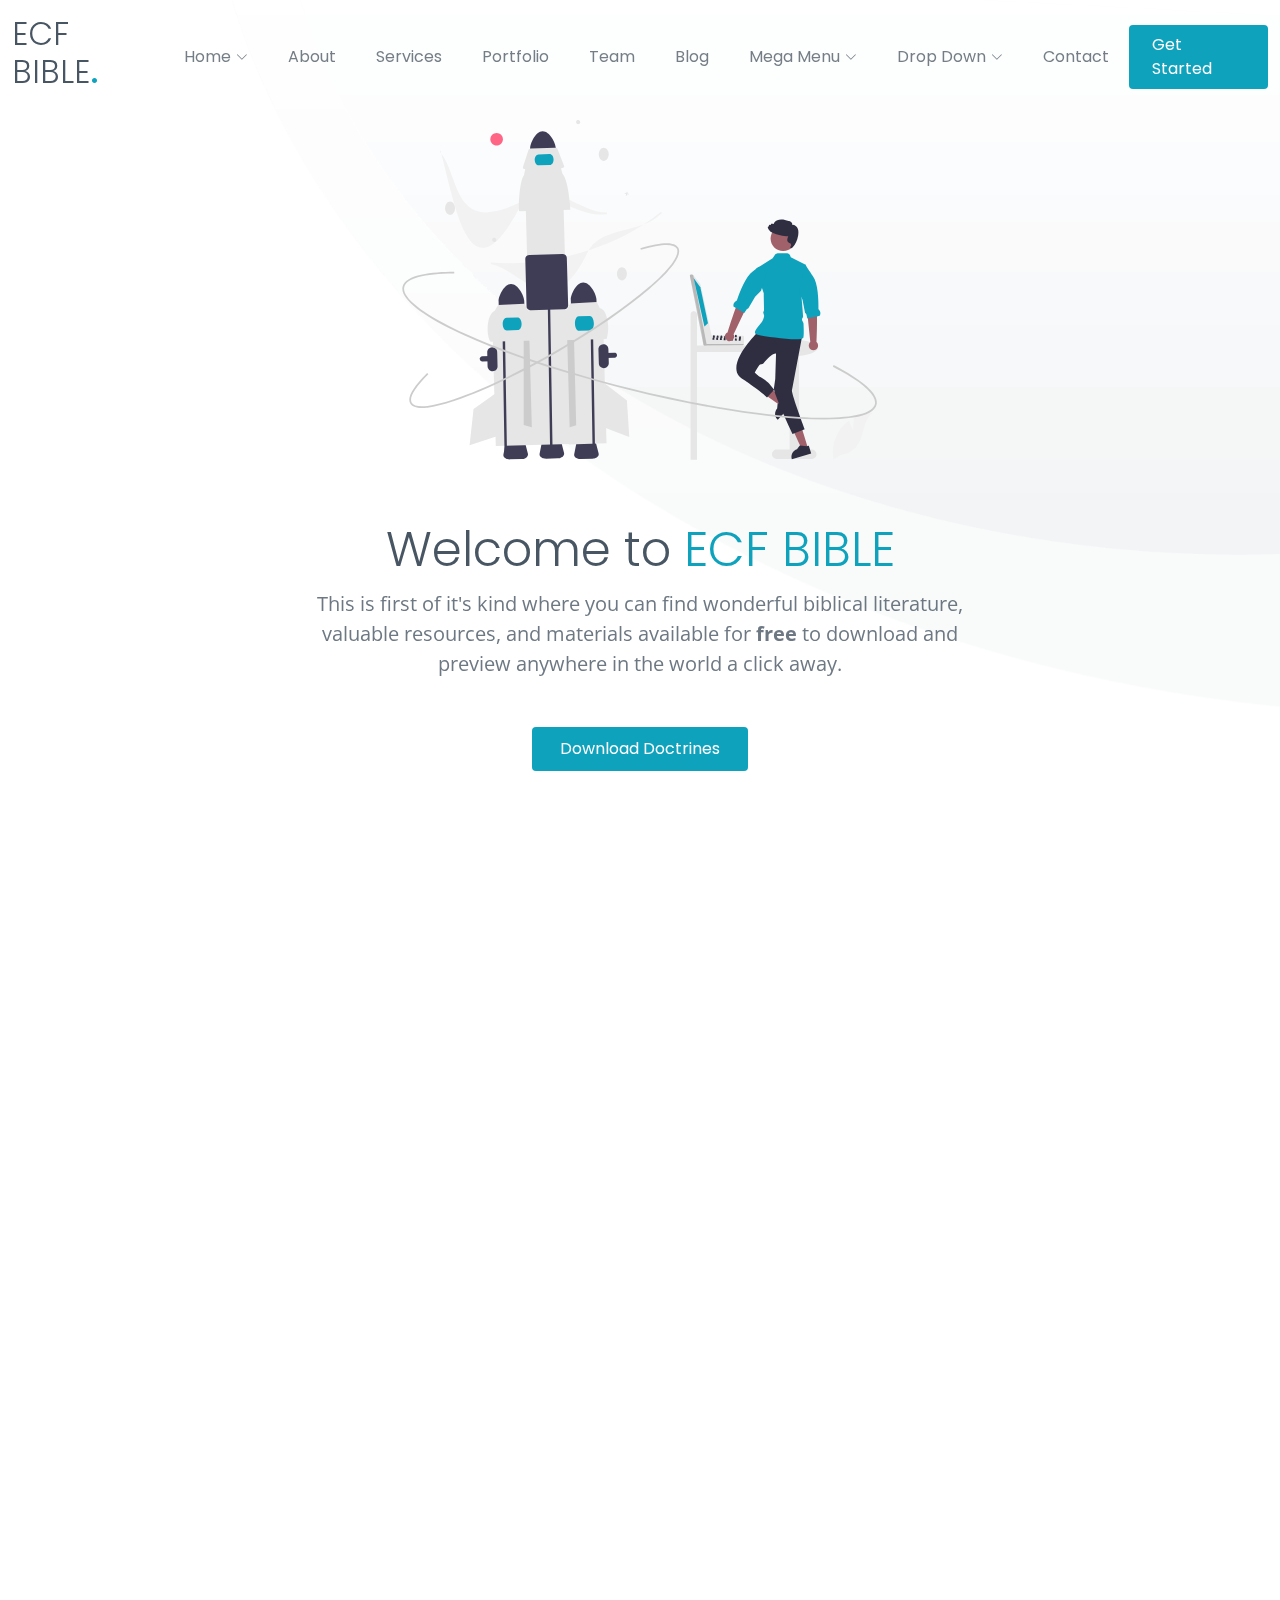
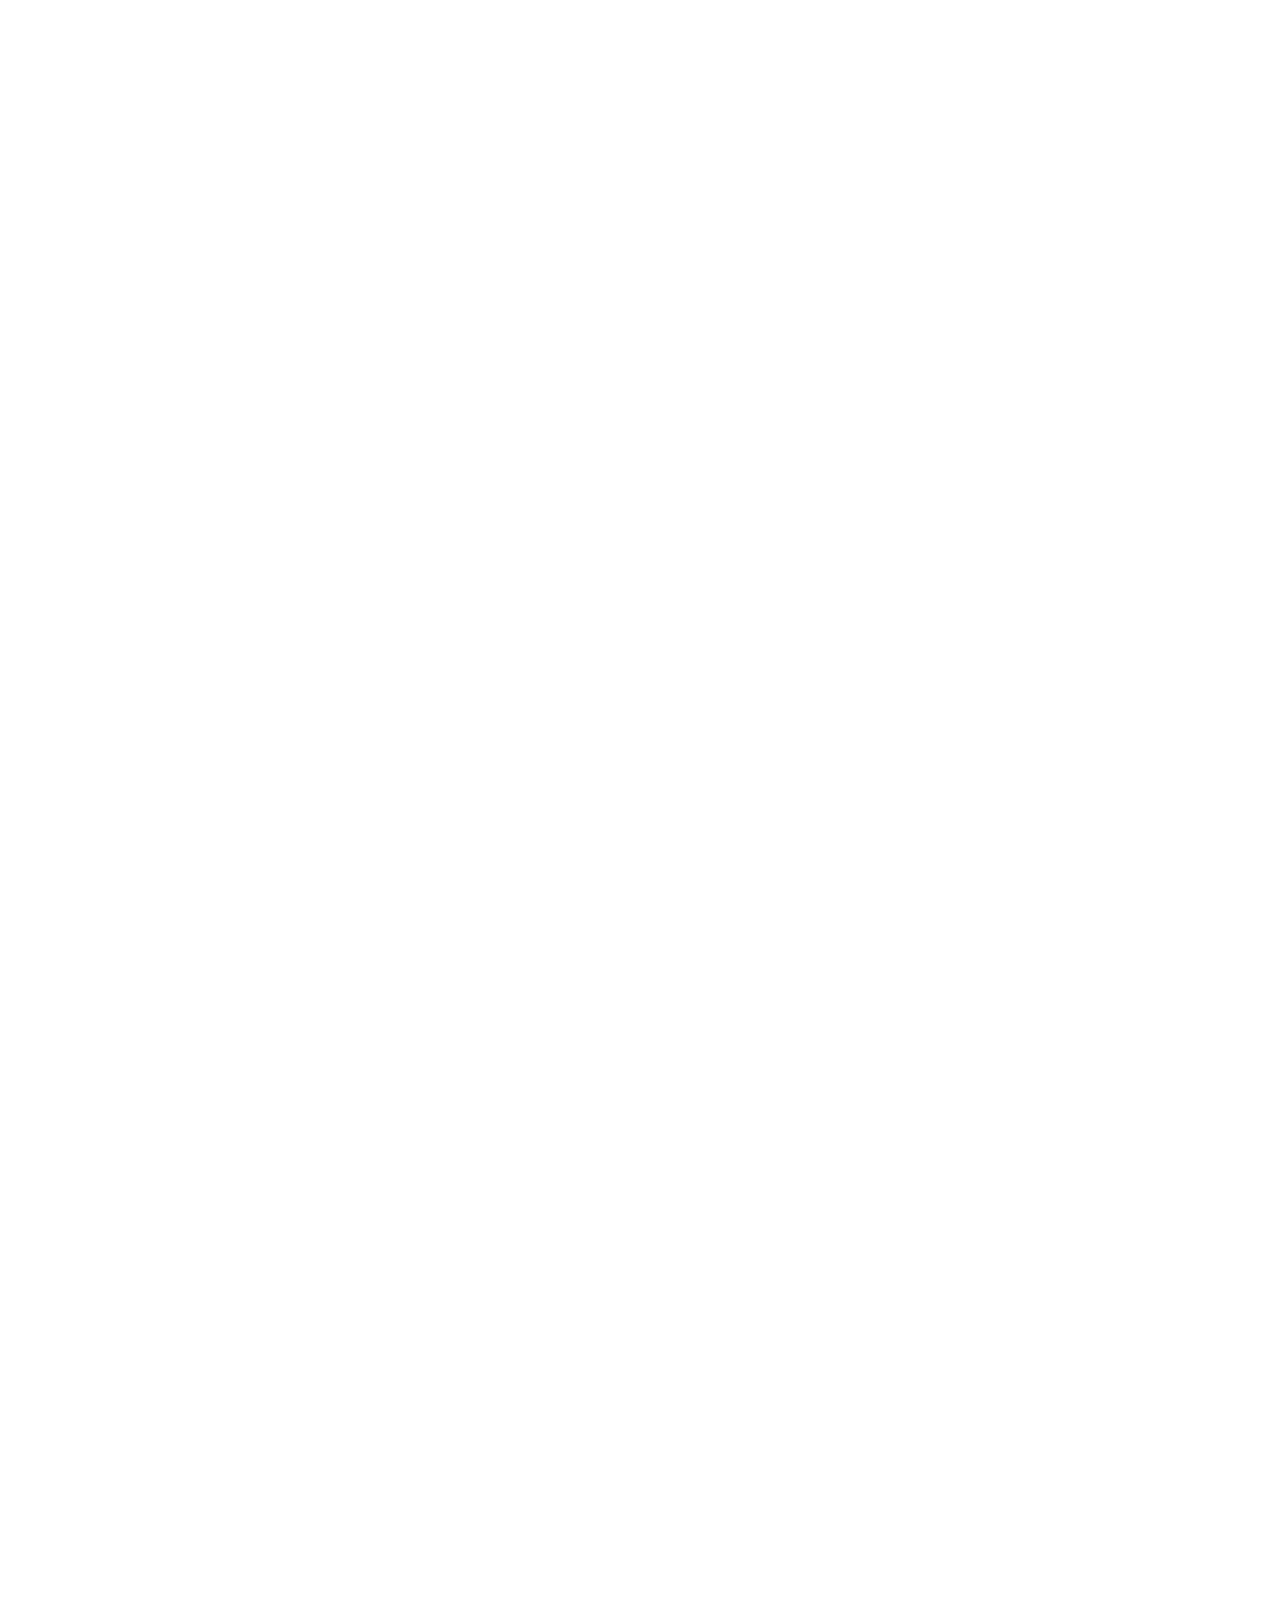
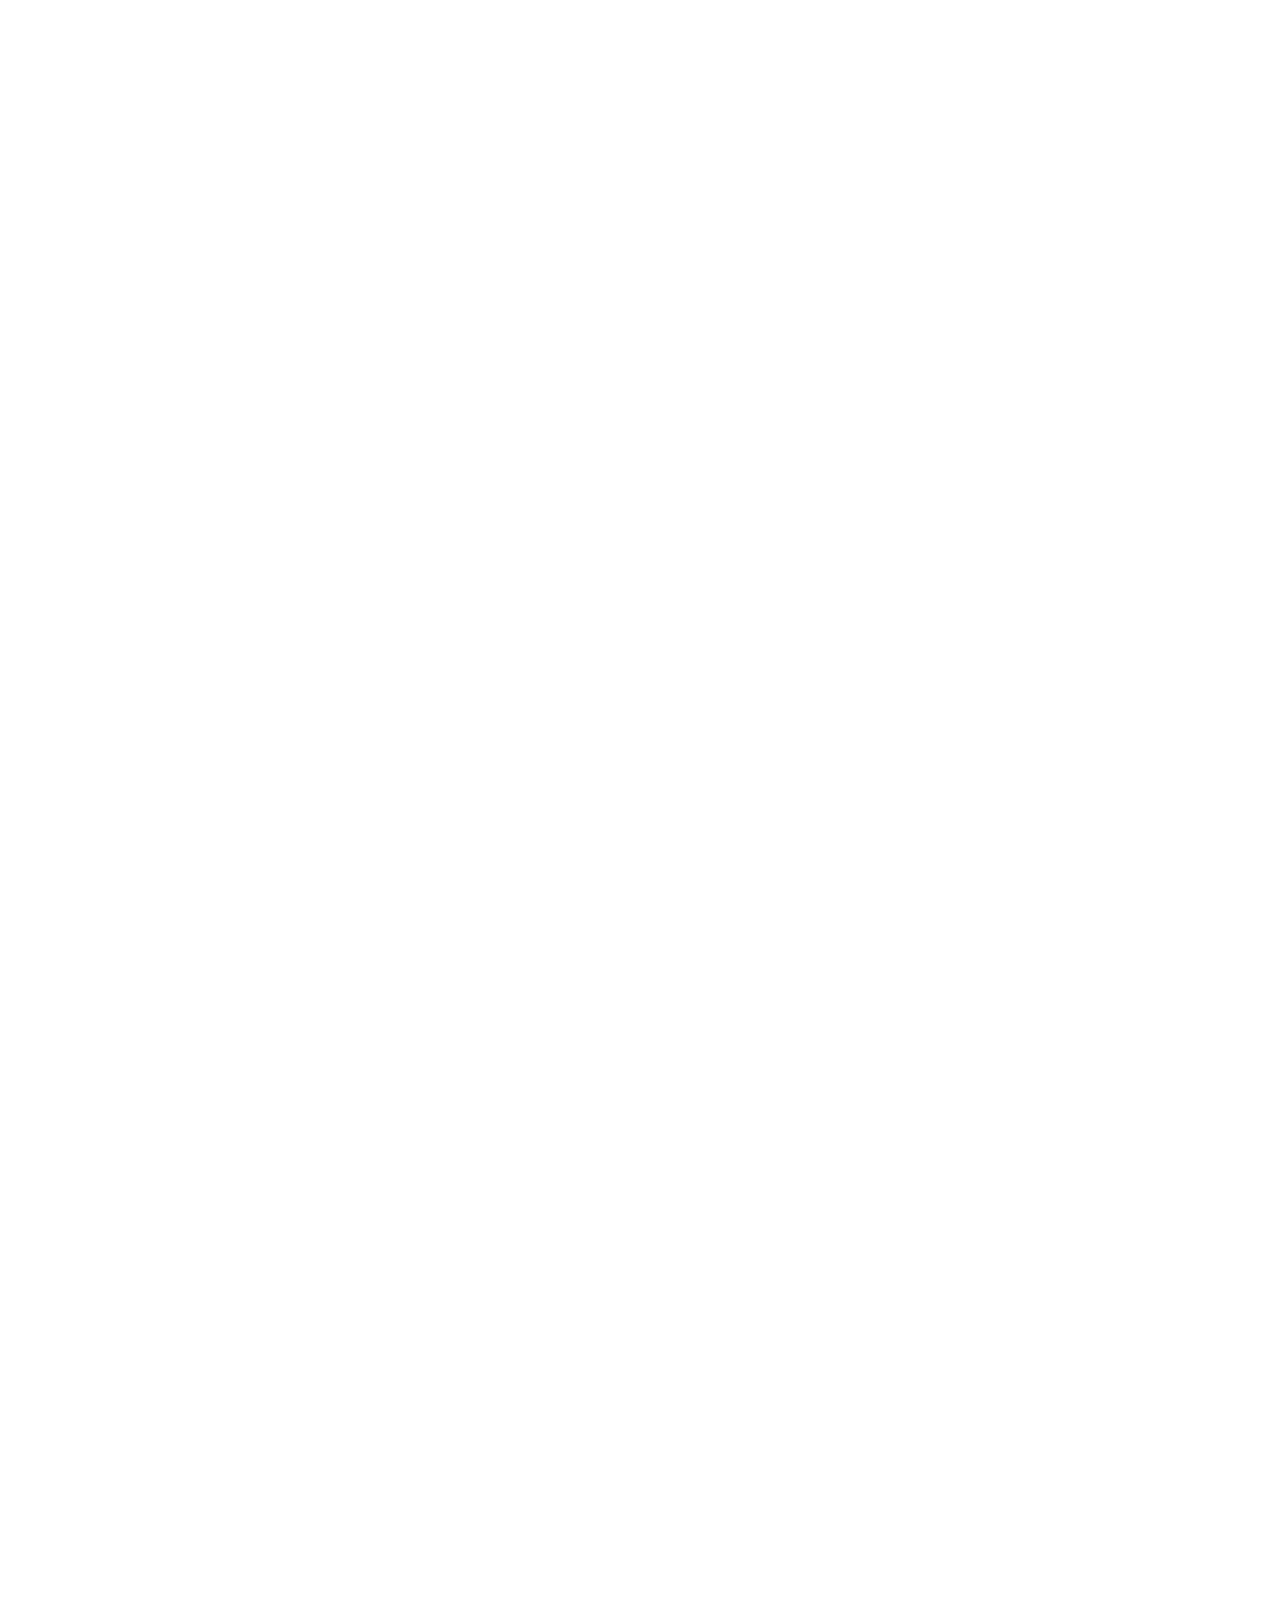
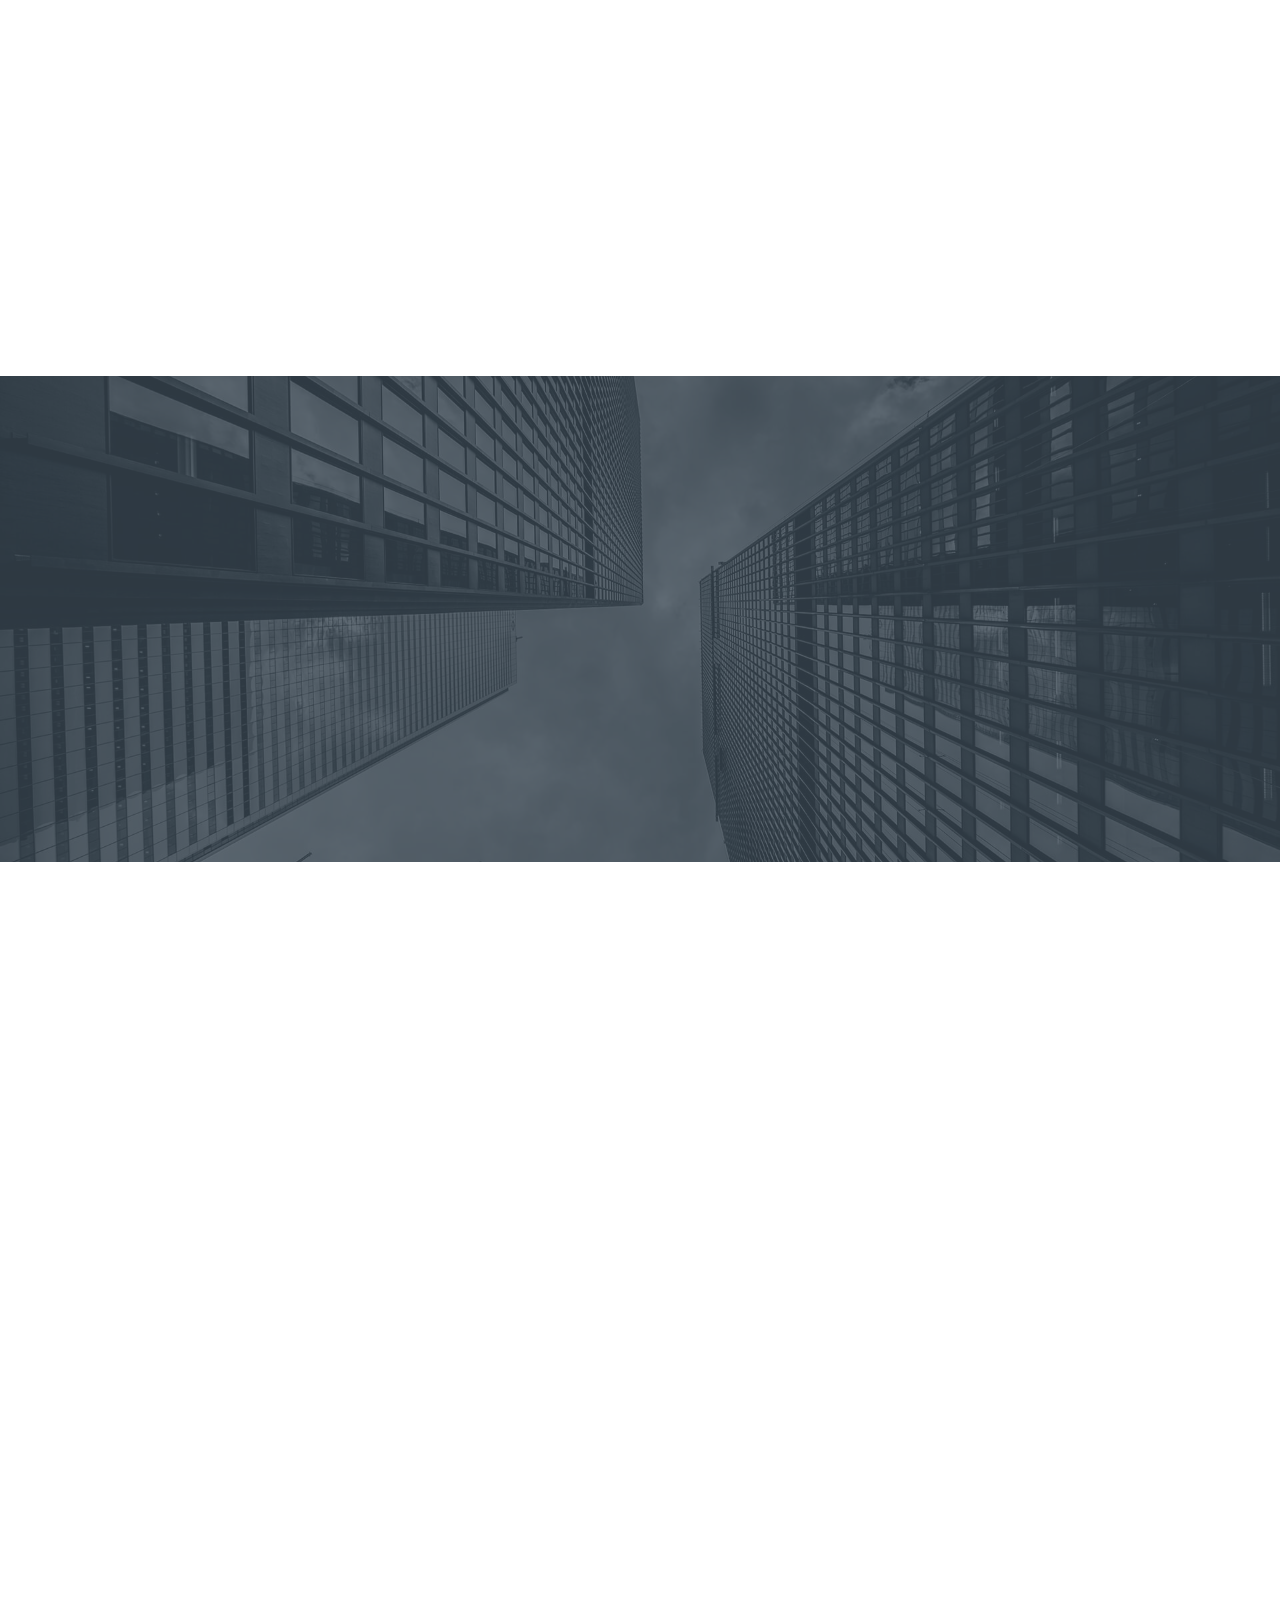
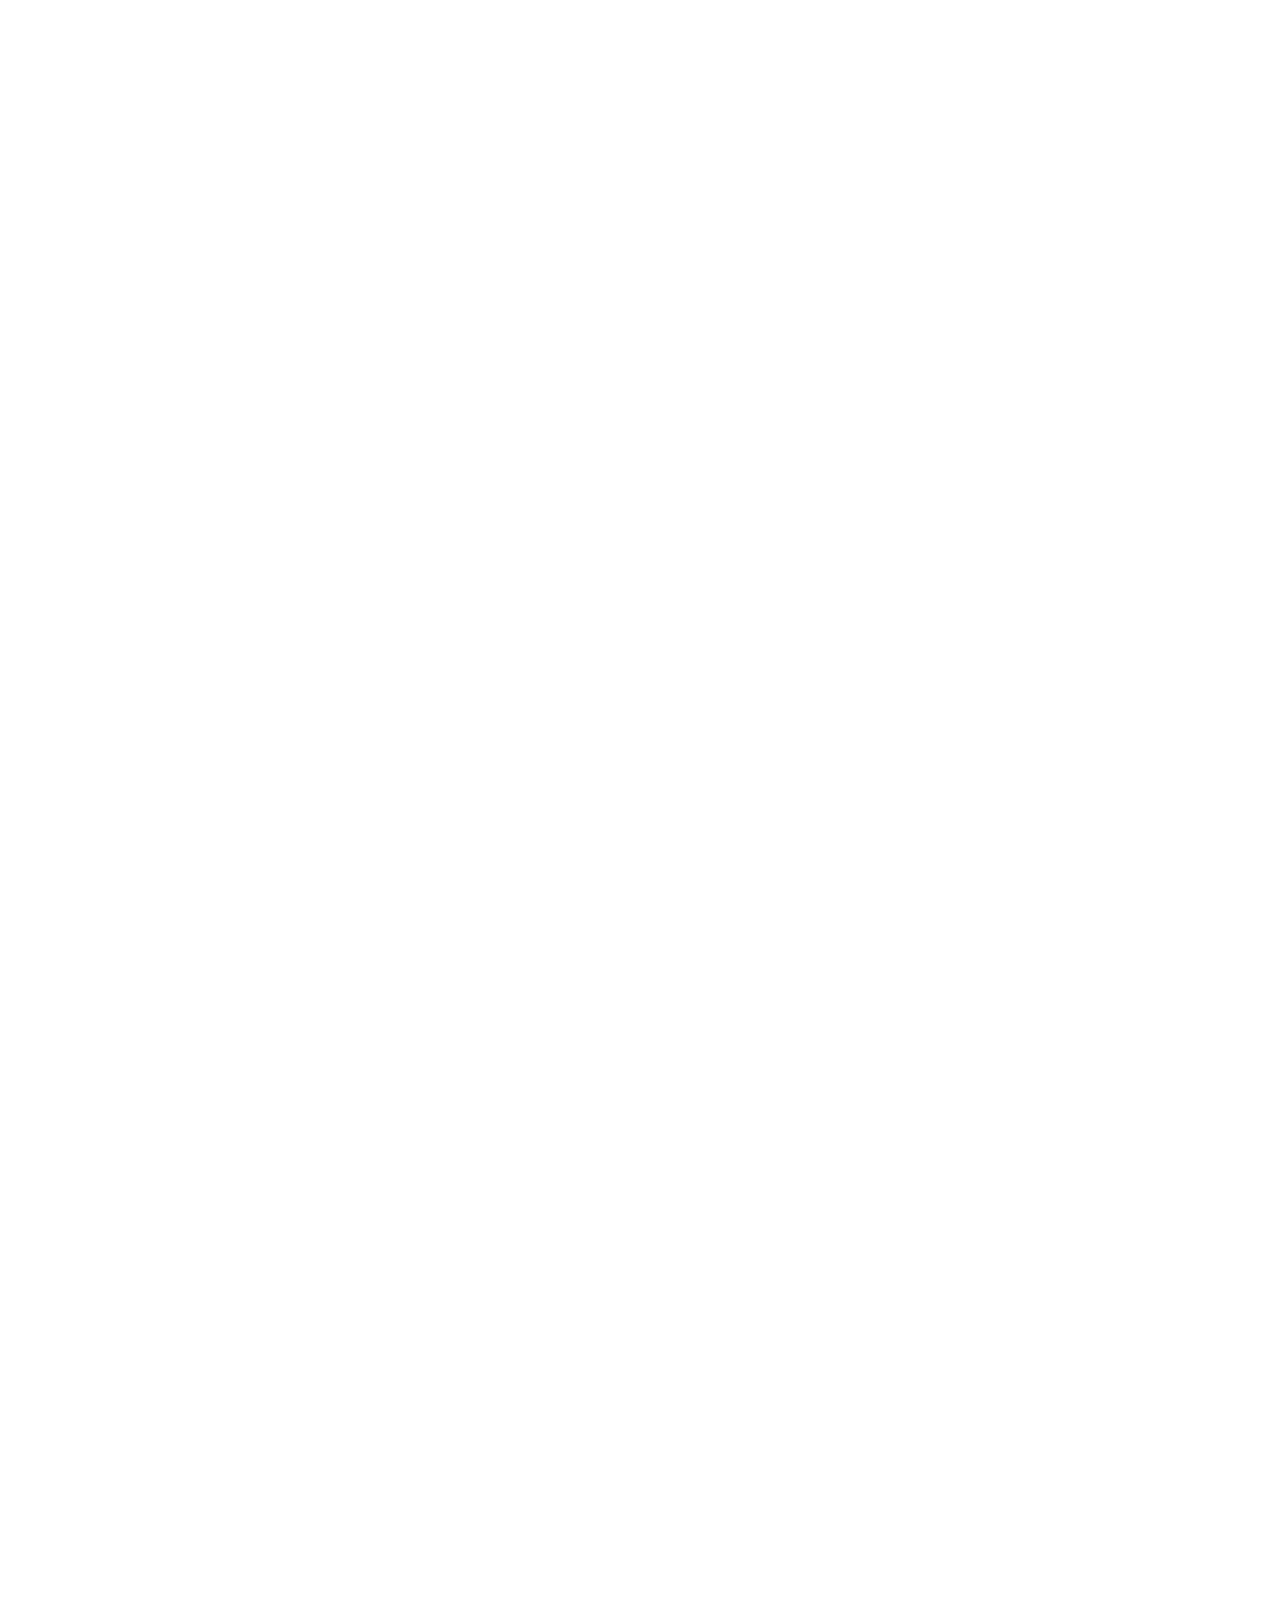
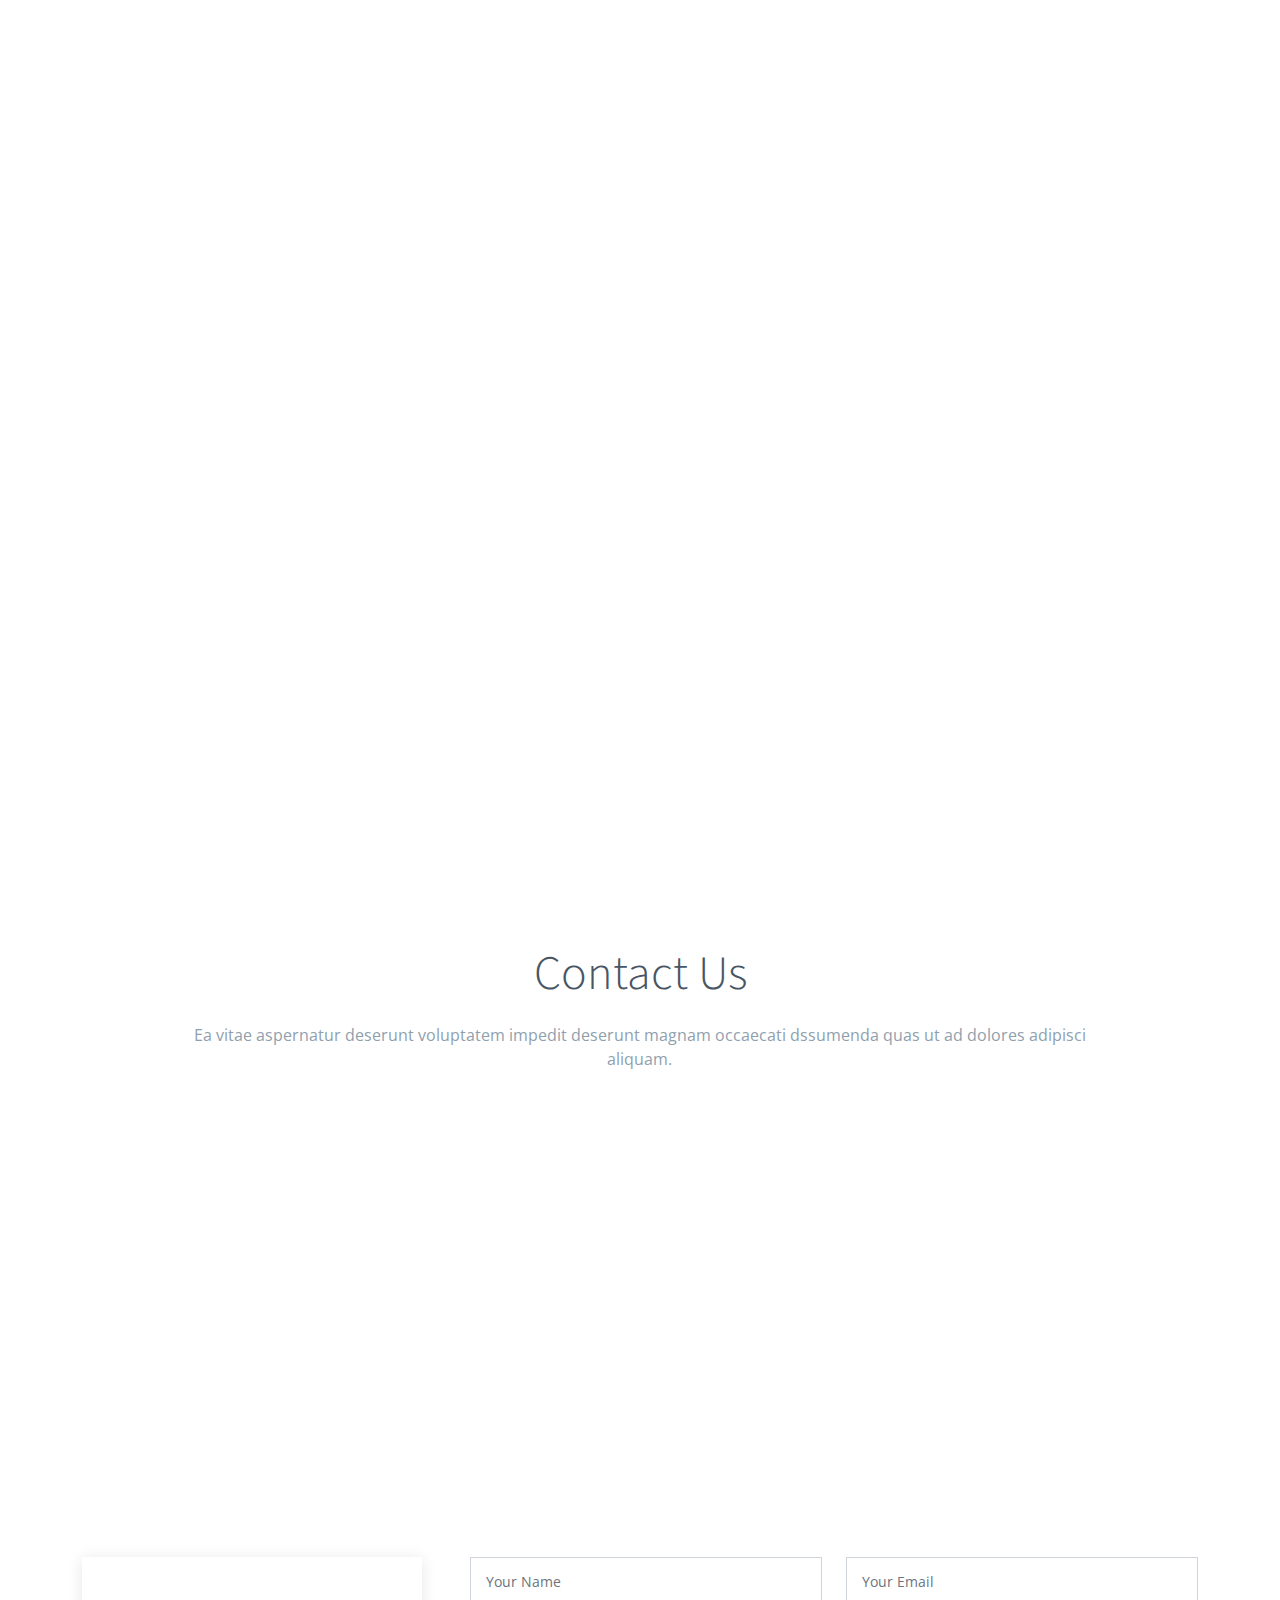
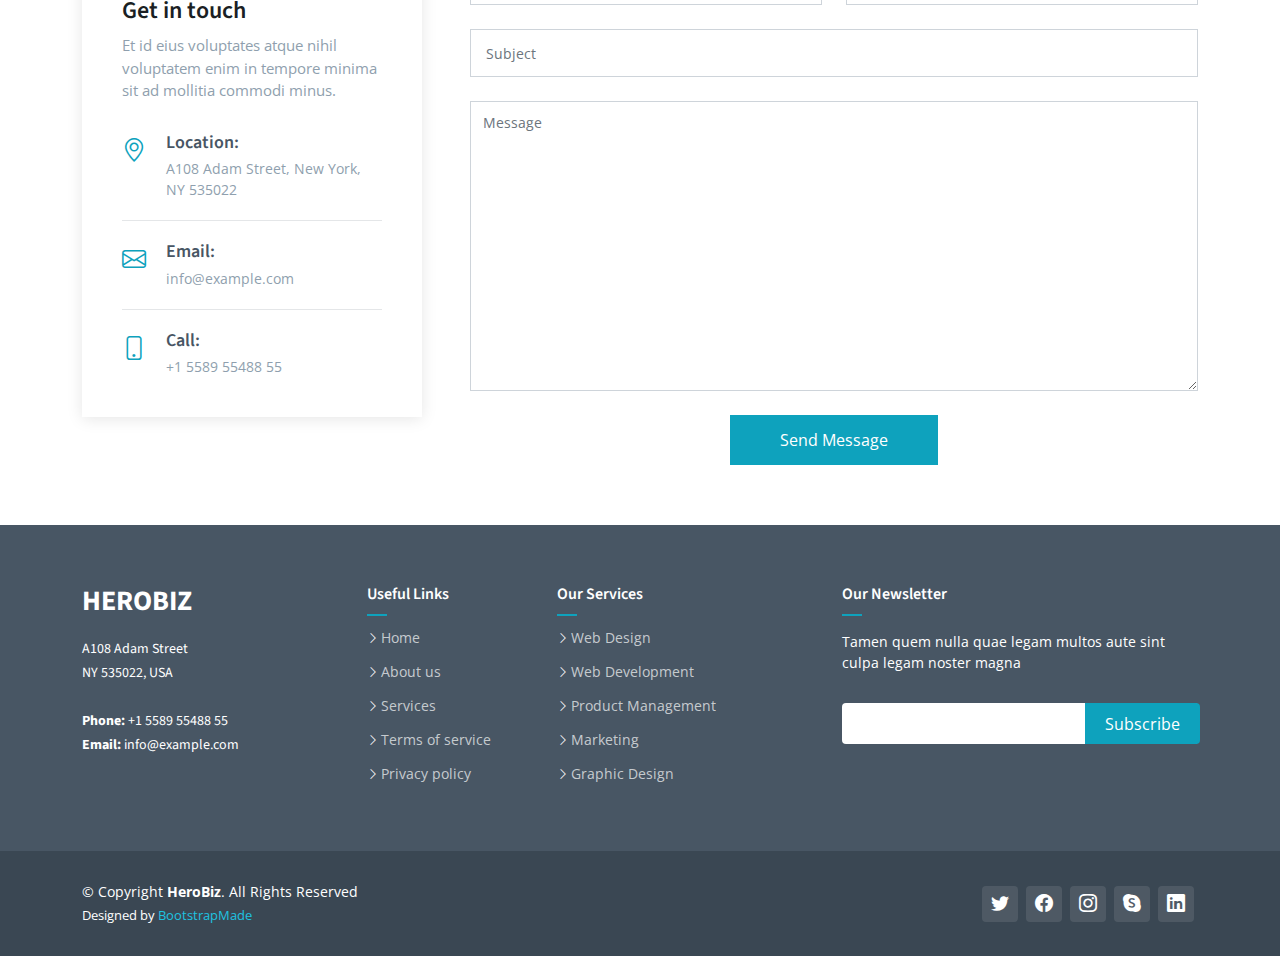
<file: index.html>
<!DOCTYPE html>
<html lang="en">

<head>
  <meta charset="utf-8">
  <meta content="width=device-width, initial-scale=1.0" name="viewport">

  <title>ECF Bible</title>
  <meta content="" name="description">
  <meta content="" name="keywords">

  <!-- Favicons -->
  <link href="assets/img/favicon.png" rel="icon">
  <link href="assets/img/apple-touch-icon.png" rel="apple-touch-icon">

  <!-- Google Fonts -->
  <link rel="preconnect" href="https://fonts.googleapis.com">
  <link rel="preconnect" href="https://fonts.gstatic.com" crossorigin>
  <link href="https://fonts.googleapis.com/css2?family=Open+Sans:ital,wght@0,300;0,400;0,500;0,600;0,700;1,300;1,400;1,500;1,600;1,700&family=Poppins:ital,wght@0,300;0,400;0,500;0,600;0,700;1,300;1,400;1,500;1,600;1,700&family=Source+Sans+Pro:ital,wght@0,300;0,400;0,600;0,700;1,300;1,400;1,600;1,700&display=swap" rel="stylesheet">

  <!-- Vendor CSS Files -->
  <link href="assets/vendor/bootstrap/css/bootstrap.min.css" rel="stylesheet">
  <link href="assets/vendor/bootstrap-icons/bootstrap-icons.css" rel="stylesheet">
  <link href="assets/vendor/aos/aos.css" rel="stylesheet">
  <link href="assets/vendor/glightbox/css/glightbox.min.css" rel="stylesheet">
  <link href="assets/vendor/swiper/swiper-bundle.min.css" rel="stylesheet">

  <!-- Variables CSS Files. Uncomment your preferred color scheme -->
  <link href="assets/css/variables.css" rel="stylesheet">
  <!-- <link href="assets/css/variables-blue.css" rel="stylesheet"> -->
  <!-- <link href="assets/css/variables-green.css" rel="stylesheet"> -->
  <!-- <link href="assets/css/variables-orange.css" rel="stylesheet"> -->
  <!-- <link href="assets/css/variables-purple.css" rel="stylesheet"> -->
  <!-- <link href="assets/css/variables-red.css" rel="stylesheet"> -->
  <!-- <link href="assets/css/variables-pink.css" rel="stylesheet"> -->

  <!-- Template Main CSS File -->
  <link href="assets/css/main.css" rel="stylesheet">

  <!-- =======================================================
  * Template Name: HeroBiz
  * Updated: Mar 10 2023 with Bootstrap v5.2.3
  * Template URL: https://bootstrapmade.com/herobiz-bootstrap-business-template/
  * Author: BootstrapMade.com
  * License: https://bootstrapmade.com/license/
  ======================================================== -->
</head>

<body>

  <!-- ======= Header ======= -->
  <header id="header" class="header fixed-top" data-scrollto-offset="0">
    <div class="container-fluid d-flex align-items-center justify-content-between">

      <a href="index.html" class="logo d-flex align-items-center scrollto me-auto me-lg-0">
        <!-- Uncomment the line below if you also wish to use an image logo -->
        <!-- <img src="assets/img/logo.png" alt=""> -->
        <h1>ECF BIBLE<span>.</span></h1>
      </a>

      <nav id="navbar" class="navbar">
        <ul>

          <li class="dropdown"><a href="#"><span>Home</span> <i class="bi bi-chevron-down dropdown-indicator"></i></a>
            <ul>
              <li><a href="index.html" class="active">Home 1 - index.html</a></li>
              <li><a href="index-2.html">Home 2 - index-2.html</a></li>
              <li><a href="index-3.html">Home 3 - index-3.html</a></li>
              <li><a href="index-4.html">Home 4 - index-4.html</a></li>
            </ul>
          </li>

          <li><a class="nav-link scrollto" href="index.html#about">About</a></li>
          <li><a class="nav-link scrollto" href="index.html#services">Services</a></li>
          <li><a class="nav-link scrollto" href="index.html#portfolio">Portfolio</a></li>
          <li><a class="nav-link scrollto" href="index.html#team">Team</a></li>
          <li><a href="blog.html">Blog</a></li>
          <li class="dropdown megamenu"><a href="#"><span>Mega Menu</span> <i class="bi bi-chevron-down dropdown-indicator"></i></a>
            <ul>
              <li>
                <a href="#">Column 1 link 1</a>
                <a href="#">Column 1 link 2</a>
                <a href="#">Column 1 link 3</a>
              </li>
              <li>
                <a href="#">Column 2 link 1</a>
                <a href="#">Column 2 link 2</a>
                <a href="#">Column 3 link 3</a>
              </li>
              <li>
                <a href="#">Column 3 link 1</a>
                <a href="#">Column 3 link 2</a>
                <a href="#">Column 3 link 3</a>
              </li>
              <li>
                <a href="#">Column 4 link 1</a>
                <a href="#">Column 4 link 2</a>
                <a href="#">Column 4 link 3</a>
              </li>
            </ul>
          </li>
          <li class="dropdown"><a href="#"><span>Drop Down</span> <i class="bi bi-chevron-down dropdown-indicator"></i></a>
            <ul>
              <li><a href="#">Drop Down 1</a></li>
              <li class="dropdown"><a href="#"><span>Deep Drop Down</span> <i class="bi bi-chevron-down dropdown-indicator"></i></a>
                <ul>
                  <li><a href="#">Deep Drop Down 1</a></li>
                  <li><a href="#">Deep Drop Down 2</a></li>
                  <li><a href="#">Deep Drop Down 3</a></li>
                  <li><a href="#">Deep Drop Down 4</a></li>
                  <li><a href="#">Deep Drop Down 5</a></li>
                </ul>
              </li>
              <li><a href="#">Drop Down 2</a></li>
              <li><a href="#">Drop Down 3</a></li>
              <li><a href="#">Drop Down 4</a></li>
            </ul>
          </li>
          <li><a class="nav-link scrollto" href="index.html#contact">Contact</a></li>
        </ul>
        <i class="bi bi-list mobile-nav-toggle d-none"></i>
      </nav><!-- .navbar -->

      <a class="btn-getstarted scrollto" href="index.html#about">Get Started</a>

    </div>
  </header><!-- End Header -->

  <section id="hero-animated" class="hero-animated d-flex align-items-center">
    <div class="container d-flex flex-column justify-content-center align-items-center text-center position-relative" data-aos="zoom-out">
      <img src="assets/img/hero-carousel/hero-carousel-3.svg" class="img-fluid animated">
      <h2>Welcome to <span>ECF BIBLE</span></h2>
      <p style="max-width: 700px;margin: 0 auto;" class="mb-5">This is first of it's kind where you can find wonderful biblical literature, valuable resources, and materials available for <b>free</b> to download and preview anywhere in the world a click away.</p>
      <!-- <div class="d-flex gap-4 mb-5">
        <a href="https://drive.google.com/file/d/1-kHRCjXrwX-shd0DWrZR_Q1lOfIBjxX9/view?usp=drive_link" target="_blank" class="btn-get-started scrollto">Download Doctrines online file</a>
        <a href="./assets/img/bible-doctrines.pdf" class="btn-buy scrollto">Doctrines local file</a>
      </div> -->
      <div class="d-flex">
        <!-- <a href="#about" class="btn-get-started scrollto">Get Started</a> -->
        <a href="https://drive.google.com/file/d/1-kHRCjXrwX-shd0DWrZR_Q1lOfIBjxX9/view?usp=sharing" target="_blank" class="btn-get-started scrollto">Download Doctrines </a>
        <!-- <a href="https://www.youtube.com/watch?v=LXb3EKWsInQ" class="glightbox btn-watch-video d-flex align-items-center"><i class="bi bi-play-circle"></i><span>Watch sample Video</span></a> -->
      </div>
    </div>
  </section>

  <main id="main">

    <!-- ======= Featured Services Section ======= -->
    <section id="featured-services" class="featured-services">
      <div class="container">

        <div class="row gy-4">

          <div class="col-xl-3 col-md-6 d-flex" data-aos="zoom-out">
            <div class="service-item position-relative">
              <div class="icon"><i class="bi bi-activity icon"></i></div>
              <h4><a href="" class="stretched-link">Lorem Ipsum</a></h4>
              <p>Voluptatum deleniti atque corrupti quos dolores et quas molestias excepturi</p>
            </div>
          </div><!-- End Service Item -->

          <div class="col-xl-3 col-md-6 d-flex" data-aos="zoom-out" data-aos-delay="200">
            <div class="service-item position-relative">
              <div class="icon"><i class="bi bi-bounding-box-circles icon"></i></div>
              <h4><a href="" class="stretched-link">Sed ut perspici</a></h4>
              <p>Duis aute irure dolor in reprehenderit in voluptate velit esse cillum dolore</p>
            </div>
          </div><!-- End Service Item -->

          <div class="col-xl-3 col-md-6 d-flex" data-aos="zoom-out" data-aos-delay="400">
            <div class="service-item position-relative">
              <div class="icon"><i class="bi bi-calendar4-week icon"></i></div>
              <h4><a href="" class="stretched-link">Magni Dolores</a></h4>
              <p>Excepteur sint occaecat cupidatat non proident, sunt in culpa qui officia</p>
            </div>
          </div><!-- End Service Item -->

          <div class="col-xl-3 col-md-6 d-flex" data-aos="zoom-out" data-aos-delay="600">
            <div class="service-item position-relative">
              <div class="icon"><i class="bi bi-broadcast icon"></i></div>
              <h4><a href="" class="stretched-link">Nemo Enim</a></h4>
              <p>At vero eos et accusamus et iusto odio dignissimos ducimus qui blanditiis</p>
            </div>
          </div><!-- End Service Item -->

        </div>

      </div>
    </section><!-- End Featured Services Section -->

    <!-- ======= About Section ======= -->
    <section id="about" class="about">
      <div class="container" data-aos="fade-up">

        <div class="section-header">
          <h2>About Us</h2>
          <p>Architecto nobis eos vel nam quidem vitae temporibus voluptates qui hic deserunt iusto omnis nam voluptas asperiores sequi tenetur dolores incidunt enim voluptatem magnam cumque fuga.</p>
        </div>

        <div class="row g-4 g-lg-5" data-aos="fade-up" data-aos-delay="200">

          <div class="col-lg-5">
            <div class="about-img">
              <img src="assets/img/about.jpg" class="img-fluid" alt="">
            </div>
          </div>

          <div class="col-lg-7">
            <h3 class="pt-0 pt-lg-5">Neque officiis dolore maiores et exercitationem quae est seda lidera pat claero</h3>

            <!-- Tabs -->
            <ul class="nav nav-pills mb-3">
              <li><a class="nav-link active" data-bs-toggle="pill" href="#tab1">Saepe fuga</a></li>
              <li><a class="nav-link" data-bs-toggle="pill" href="#tab2">Voluptates</a></li>
              <li><a class="nav-link" data-bs-toggle="pill" href="#tab3">Corrupti</a></li>
            </ul><!-- End Tabs -->

            <!-- Tab Content -->
            <div class="tab-content">

              <div class="tab-pane fade show active" id="tab1">

                <p class="fst-italic">Consequuntur inventore voluptates consequatur aut vel et. Eos doloribus expedita. Sapiente atque consequatur minima nihil quae aspernatur quo suscipit voluptatem.</p>

                <div class="d-flex align-items-center mt-4">
                  <i class="bi bi-check2"></i>
                  <h4>Repudiandae rerum velit modi et officia quasi facilis</h4>
                </div>
                <p>Laborum omnis voluptates voluptas qui sit aliquam blanditiis. Sapiente minima commodi dolorum non eveniet magni quaerat nemo et.</p>

                <div class="d-flex align-items-center mt-4">
                  <i class="bi bi-check2"></i>
                  <h4>Incidunt non veritatis illum ea ut nisi</h4>
                </div>
                <p>Non quod totam minus repellendus autem sint velit. Rerum debitis facere soluta tenetur. Iure molestiae assumenda sunt qui inventore eligendi voluptates nisi at. Dolorem quo tempora. Quia et perferendis.</p>

                <div class="d-flex align-items-center mt-4">
                  <i class="bi bi-check2"></i>
                  <h4>Omnis ab quia nemo dignissimos rem eum quos..</h4>
                </div>
                <p>Eius alias aut cupiditate. Dolor voluptates animi ut blanditiis quos nam. Magnam officia aut ut alias quo explicabo ullam esse. Sunt magnam et dolorem eaque magnam odit enim quaerat. Vero error error voluptatem eum.</p>

              </div><!-- End Tab 1 Content -->

              <div class="tab-pane fade show" id="tab2">

                <p class="fst-italic">Consequuntur inventore voluptates consequatur aut vel et. Eos doloribus expedita. Sapiente atque consequatur minima nihil quae aspernatur quo suscipit voluptatem.</p>

                <div class="d-flex align-items-center mt-4">
                  <i class="bi bi-check2"></i>
                  <h4>Repudiandae rerum velit modi et officia quasi facilis</h4>
                </div>
                <p>Laborum omnis voluptates voluptas qui sit aliquam blanditiis. Sapiente minima commodi dolorum non eveniet magni quaerat nemo et.</p>

                <div class="d-flex align-items-center mt-4">
                  <i class="bi bi-check2"></i>
                  <h4>Incidunt non veritatis illum ea ut nisi</h4>
                </div>
                <p>Non quod totam minus repellendus autem sint velit. Rerum debitis facere soluta tenetur. Iure molestiae assumenda sunt qui inventore eligendi voluptates nisi at. Dolorem quo tempora. Quia et perferendis.</p>

                <div class="d-flex align-items-center mt-4">
                  <i class="bi bi-check2"></i>
                  <h4>Omnis ab quia nemo dignissimos rem eum quos..</h4>
                </div>
                <p>Eius alias aut cupiditate. Dolor voluptates animi ut blanditiis quos nam. Magnam officia aut ut alias quo explicabo ullam esse. Sunt magnam et dolorem eaque magnam odit enim quaerat. Vero error error voluptatem eum.</p>

              </div><!-- End Tab 2 Content -->

              <div class="tab-pane fade show" id="tab3">

                <p class="fst-italic">Consequuntur inventore voluptates consequatur aut vel et. Eos doloribus expedita. Sapiente atque consequatur minima nihil quae aspernatur quo suscipit voluptatem.</p>

                <div class="d-flex align-items-center mt-4">
                  <i class="bi bi-check2"></i>
                  <h4>Repudiandae rerum velit modi et officia quasi facilis</h4>
                </div>
                <p>Laborum omnis voluptates voluptas qui sit aliquam blanditiis. Sapiente minima commodi dolorum non eveniet magni quaerat nemo et.</p>

                <div class="d-flex align-items-center mt-4">
                  <i class="bi bi-check2"></i>
                  <h4>Incidunt non veritatis illum ea ut nisi</h4>
                </div>
                <p>Non quod totam minus repellendus autem sint velit. Rerum debitis facere soluta tenetur. Iure molestiae assumenda sunt qui inventore eligendi voluptates nisi at. Dolorem quo tempora. Quia et perferendis.</p>

                <div class="d-flex align-items-center mt-4">
                  <i class="bi bi-check2"></i>
                  <h4>Omnis ab quia nemo dignissimos rem eum quos..</h4>
                </div>
                <p>Eius alias aut cupiditate. Dolor voluptates animi ut blanditiis quos nam. Magnam officia aut ut alias quo explicabo ullam esse. Sunt magnam et dolorem eaque magnam odit enim quaerat. Vero error error voluptatem eum.</p>

              </div><!-- End Tab 3 Content -->

            </div>

          </div>

        </div>

      </div>
    </section><!-- End About Section -->

    <!-- ======= Clients Section ======= -->
    <section id="clients" class="clients">
      <div class="container" data-aos="zoom-out">

        <div class="clients-slider swiper">
          <div class="swiper-wrapper align-items-center">
            <div class="swiper-slide"><img src="assets/img/clients/client-1.png" class="img-fluid" alt=""></div>
            <div class="swiper-slide"><img src="assets/img/clients/client-2.png" class="img-fluid" alt=""></div>
            <div class="swiper-slide"><img src="assets/img/clients/client-3.png" class="img-fluid" alt=""></div>
            <div class="swiper-slide"><img src="assets/img/clients/client-4.png" class="img-fluid" alt=""></div>
            <div class="swiper-slide"><img src="assets/img/clients/client-5.png" class="img-fluid" alt=""></div>
            <div class="swiper-slide"><img src="assets/img/clients/client-6.png" class="img-fluid" alt=""></div>
            <div class="swiper-slide"><img src="assets/img/clients/client-7.png" class="img-fluid" alt=""></div>
            <div class="swiper-slide"><img src="assets/img/clients/client-8.png" class="img-fluid" alt=""></div>
          </div>
        </div>

      </div>
    </section><!-- End Clients Section -->

    <!-- ======= Call To Action Section ======= -->
    <section id="cta" class="cta">
      <div class="container" data-aos="zoom-out">

        <div class="row g-5">

          <div class="col-lg-8 col-md-6 content d-flex flex-column justify-content-center order-last order-md-first">
            <h3>Alias sunt quas <em>Cupiditate</em> oluptas hic minima</h3>
            <p> Duis aute irure dolor in reprehenderit in voluptate velit esse cillum dolore eu fugiat nulla pariatur. Excepteur sint occaecat cupidatat non proident, sunt in culpa qui officia deserunt mollit anim id est laborum.</p>
            <a class="cta-btn align-self-start" href="#">Call To Action</a>
          </div>

          <div class="col-lg-4 col-md-6 order-first order-md-last d-flex align-items-center">
            <div class="img">
              <img src="assets/img/cta.jpg" alt="" class="img-fluid">
            </div>
          </div>

        </div>

      </div>
    </section><!-- End Call To Action Section -->

    <!-- ======= On Focus Section ======= -->
    <section id="onfocus" class="onfocus">
      <div class="container-fluid p-0" data-aos="fade-up">

        <div class="row g-0">
          <div class="col-lg-6 video-play position-relative">
            <a href="https://www.youtube.com/watch?v=LXb3EKWsInQ" class="glightbox play-btn"></a>
          </div>
          <div class="col-lg-6">
            <div class="content d-flex flex-column justify-content-center h-100">
              <h3>Voluptatem dignissimos provident quasi corporis</h3>
              <p class="fst-italic">
                Lorem ipsum dolor sit amet, consectetur adipiscing elit, sed do eiusmod tempor incididunt ut labore et dolore
                magna aliqua.
              </p>
              <ul>
                <li><i class="bi bi-check-circle"></i> Ullamco laboris nisi ut aliquip ex ea commodo consequat.</li>
                <li><i class="bi bi-check-circle"></i> Duis aute irure dolor in reprehenderit in voluptate velit.</li>
                <li><i class="bi bi-check-circle"></i> Ullamco laboris nisi ut aliquip ex ea commodo consequat. Duis aute irure dolor in reprehenderit in voluptate trideta storacalaperda mastiro dolore eu fugiat nulla pariatur.</li>
              </ul>
              <a href="#" class="read-more align-self-start"><span>Read More</span><i class="bi bi-arrow-right"></i></a>
            </div>
          </div>
        </div>

      </div>
    </section><!-- End On Focus Section -->

    <!-- ======= Features Section ======= -->
    <section id="features" class="features">
      <div class="container" data-aos="fade-up">

        <ul class="nav nav-tabs row gy-4 d-flex">

          <li class="nav-item col-6 col-md-4 col-lg-2">
            <a class="nav-link active show" data-bs-toggle="tab" data-bs-target="#tab-1">
              <i class="bi bi-binoculars color-cyan"></i>
              <h4>Modinest</h4>
            </a>
          </li><!-- End Tab 1 Nav -->

          <li class="nav-item col-6 col-md-4 col-lg-2">
            <a class="nav-link" data-bs-toggle="tab" data-bs-target="#tab-2">
              <i class="bi bi-box-seam color-indigo"></i>
              <h4>Undaesenti</h4>
            </a>
          </li><!-- End Tab 2 Nav -->

          <li class="nav-item col-6 col-md-4 col-lg-2">
            <a class="nav-link" data-bs-toggle="tab" data-bs-target="#tab-3">
              <i class="bi bi-brightness-high color-teal"></i>
              <h4>Pariatur</h4>
            </a>
          </li><!-- End Tab 3 Nav -->

          <li class="nav-item col-6 col-md-4 col-lg-2">
            <a class="nav-link" data-bs-toggle="tab" data-bs-target="#tab-4">
              <i class="bi bi-command color-red"></i>
              <h4>Nostrum</h4>
            </a>
          </li><!-- End Tab 4 Nav -->

          <li class="nav-item col-6 col-md-4 col-lg-2">
            <a class="nav-link" data-bs-toggle="tab" data-bs-target="#tab-5">
              <i class="bi bi-easel color-blue"></i>
              <h4>Adipiscing</h4>
            </a>
          </li><!-- End Tab 5 Nav -->

          <li class="nav-item col-6 col-md-4 col-lg-2">
            <a class="nav-link" data-bs-toggle="tab" data-bs-target="#tab-6">
              <i class="bi bi-map color-orange"></i>
              <h4>Reprehit</h4>
            </a>
          </li><!-- End Tab 6 Nav -->

        </ul>

        <div class="tab-content">

          <div class="tab-pane active show" id="tab-1">
            <div class="row gy-4">
              <div class="col-lg-8 order-2 order-lg-1" data-aos="fade-up" data-aos-delay="100">
                <h3>Modinest</h3>
                <p class="fst-italic">
                  Lorem ipsum dolor sit amet, consectetur adipiscing elit, sed do eiusmod tempor incididunt ut labore et dolore
                  magna aliqua.
                </p>
                <ul>
                  <li><i class="bi bi-check-circle-fill"></i> Ullamco laboris nisi ut aliquip ex ea commodo consequat.</li>
                  <li><i class="bi bi-check-circle-fill"></i> Duis aute irure dolor in reprehenderit in voluptate velit.</li>
                  <li><i class="bi bi-check-circle-fill"></i> Ullamco laboris nisi ut aliquip ex ea commodo consequat. Duis aute irure dolor in reprehenderit in voluptate trideta storacalaperda mastiro dolore eu fugiat nulla pariatur.</li>
                </ul>
                <p>
                  Ullamco laboris nisi ut aliquip ex ea commodo consequat. Duis aute irure dolor in reprehenderit in voluptate
                  velit esse cillum dolore eu fugiat nulla pariatur. Excepteur sint occaecat cupidatat non proident, sunt in
                  culpa qui officia deserunt mollit anim id est laborum
                </p>
              </div>
              <div class="col-lg-4 order-1 order-lg-2 text-center" data-aos="fade-up" data-aos-delay="200">
                <img src="assets/img/features-1.svg" alt="" class="img-fluid">
              </div>
            </div>
          </div><!-- End Tab Content 1 -->

          <div class="tab-pane" id="tab-2">
            <div class="row gy-4">
              <div class="col-lg-8 order-2 order-lg-1">
                <h3>Undaesenti</h3>
                <p>
                  Ullamco laboris nisi ut aliquip ex ea commodo consequat. Duis aute irure dolor in reprehenderit in voluptate
                  velit esse cillum dolore eu fugiat nulla pariatur. Excepteur sint occaecat cupidatat non proident, sunt in
                  culpa qui officia deserunt mollit anim id est laborum
                </p>
                <p class="fst-italic">
                  Lorem ipsum dolor sit amet, consectetur adipiscing elit, sed do eiusmod tempor incididunt ut labore et dolore
                  magna aliqua.
                </p>
                <ul>
                  <li><i class="bi bi-check-circle-fill"></i> Ullamco laboris nisi ut aliquip ex ea commodo consequat.</li>
                  <li><i class="bi bi-check-circle-fill"></i> Duis aute irure dolor in reprehenderit in voluptate velit.</li>
                  <li><i class="bi bi-check-circle-fill"></i> Provident mollitia neque rerum asperiores dolores quos qui a. Ipsum neque dolor voluptate nisi sed.</li>
                  <li><i class="bi bi-check-circle-fill"></i> Ullamco laboris nisi ut aliquip ex ea commodo consequat. Duis aute irure dolor in reprehenderit in voluptate trideta storacalaperda mastiro dolore eu fugiat nulla pariatur.</li>
                </ul>
              </div>
              <div class="col-lg-4 order-1 order-lg-2 text-center">
                <img src="assets/img/features-2.svg" alt="" class="img-fluid">
              </div>
            </div>
          </div><!-- End Tab Content 2 -->

          <div class="tab-pane" id="tab-3">
            <div class="row gy-4">
              <div class="col-lg-8 order-2 order-lg-1">
                <h3>Pariatur</h3>
                <p>
                  Ullamco laboris nisi ut aliquip ex ea commodo consequat. Duis aute irure dolor in reprehenderit in voluptate
                  velit esse cillum dolore eu fugiat nulla pariatur. Excepteur sint occaecat cupidatat non proident, sunt in
                  culpa qui officia deserunt mollit anim id est laborum
                </p>
                <ul>
                  <li><i class="bi bi-check-circle-fill"></i> Ullamco laboris nisi ut aliquip ex ea commodo consequat.</li>
                  <li><i class="bi bi-check-circle-fill"></i> Duis aute irure dolor in reprehenderit in voluptate velit.</li>
                  <li><i class="bi bi-check-circle-fill"></i> Provident mollitia neque rerum asperiores dolores quos qui a. Ipsum neque dolor voluptate nisi sed.</li>
                </ul>
                <p class="fst-italic">
                  Lorem ipsum dolor sit amet, consectetur adipiscing elit, sed do eiusmod tempor incididunt ut labore et dolore
                  magna aliqua.
                </p>
              </div>
              <div class="col-lg-4 order-1 order-lg-2 text-center">
                <img src="assets/img/features-3.svg" alt="" class="img-fluid">
              </div>
            </div>
          </div><!-- End Tab Content 3 -->

          <div class="tab-pane" id="tab-4">
            <div class="row gy-4">
              <div class="col-lg-8 order-2 order-lg-1">
                <h3>Nostrum</h3>
                <p>
                  Ullamco laboris nisi ut aliquip ex ea commodo consequat. Duis aute irure dolor in reprehenderit in voluptate
                  velit esse cillum dolore eu fugiat nulla pariatur. Excepteur sint occaecat cupidatat non proident, sunt in
                  culpa qui officia deserunt mollit anim id est laborum
                </p>
                <p class="fst-italic">
                  Lorem ipsum dolor sit amet, consectetur adipiscing elit, sed do eiusmod tempor incididunt ut labore et dolore
                  magna aliqua.
                </p>
                <ul>
                  <li><i class="bi bi-check-circle-fill"></i> Ullamco laboris nisi ut aliquip ex ea commodo consequat.</li>
                  <li><i class="bi bi-check-circle-fill"></i> Duis aute irure dolor in reprehenderit in voluptate velit.</li>
                  <li><i class="bi bi-check-circle-fill"></i> Ullamco laboris nisi ut aliquip ex ea commodo consequat. Duis aute irure dolor in reprehenderit in voluptate trideta storacalaperda mastiro dolore eu fugiat nulla pariatur.</li>
                </ul>
              </div>
              <div class="col-lg-4 order-1 order-lg-2 text-center">
                <img src="assets/img/features-4.svg" alt="" class="img-fluid">
              </div>
            </div>
          </div><!-- End Tab Content 4 -->

          <div class="tab-pane" id="tab-5">
            <div class="row gy-4">
              <div class="col-lg-8 order-2 order-lg-1">
                <h3>Adipiscing</h3>
                <p>
                  Ullamco laboris nisi ut aliquip ex ea commodo consequat. Duis aute irure dolor in reprehenderit in voluptate
                  velit esse cillum dolore eu fugiat nulla pariatur. Excepteur sint occaecat cupidatat non proident, sunt in
                  culpa qui officia deserunt mollit anim id est laborum
                </p>
                <p class="fst-italic">
                  Lorem ipsum dolor sit amet, consectetur adipiscing elit, sed do eiusmod tempor incididunt ut labore et dolore
                  magna aliqua.
                </p>
                <ul>
                  <li><i class="bi bi-check-circle-fill"></i> Ullamco laboris nisi ut aliquip ex ea commodo consequat.</li>
                  <li><i class="bi bi-check-circle-fill"></i> Duis aute irure dolor in reprehenderit in voluptate velit.</li>
                  <li><i class="bi bi-check-circle-fill"></i> Ullamco laboris nisi ut aliquip ex ea commodo consequat. Duis aute irure dolor in reprehenderit in voluptate trideta storacalaperda mastiro dolore eu fugiat nulla pariatur.</li>
                </ul>
              </div>
              <div class="col-lg-4 order-1 order-lg-2 text-center">
                <img src="assets/img/features-5.svg" alt="" class="img-fluid">
              </div>
            </div>
          </div><!-- End Tab Content 5 -->

          <div class="tab-pane" id="tab-6">
            <div class="row gy-4">
              <div class="col-lg-8 order-2 order-lg-1">
                <h3>Reprehit</h3>
                <p>
                  Ullamco laboris nisi ut aliquip ex ea commodo consequat. Duis aute irure dolor in reprehenderit in voluptate
                  velit esse cillum dolore eu fugiat nulla pariatur. Excepteur sint occaecat cupidatat non proident, sunt in
                  culpa qui officia deserunt mollit anim id est laborum
                </p>
                <p class="fst-italic">
                  Lorem ipsum dolor sit amet, consectetur adipiscing elit, sed do eiusmod tempor incididunt ut labore et dolore
                  magna aliqua.
                </p>
                <ul>
                  <li><i class="bi bi-check-circle-fill"></i> Ullamco laboris nisi ut aliquip ex ea commodo consequat.</li>
                  <li><i class="bi bi-check-circle-fill"></i> Duis aute irure dolor in reprehenderit in voluptate velit.</li>
                  <li><i class="bi bi-check-circle-fill"></i> Ullamco laboris nisi ut aliquip ex ea commodo consequat. Duis aute irure dolor in reprehenderit in voluptate trideta storacalaperda mastiro dolore eu fugiat nulla pariatur.</li>
                </ul>
              </div>
              <div class="col-lg-4 order-1 order-lg-2 text-center">
                <img src="assets/img/features-6.svg" alt="" class="img-fluid">
              </div>
            </div>
          </div><!-- End Tab Content 6 -->

        </div>

      </div>
    </section><!-- End Features Section -->

    <!-- ======= Services Section ======= -->
    <section id="services" class="services">
      <div class="container" data-aos="fade-up">

        <div class="section-header">
          <h2>Our Services</h2>
          <p>Ea vitae aspernatur deserunt voluptatem impedit deserunt magnam occaecati dssumenda quas ut ad dolores adipisci aliquam.</p>
        </div>

        <div class="row gy-5">

          <div class="col-xl-4 col-md-6" data-aos="zoom-in" data-aos-delay="200">
            <div class="service-item">
              <div class="img">
                <img src="assets/img/services-1.jpg" class="img-fluid" alt="">
              </div>
              <div class="details position-relative">
                <div class="icon">
                  <i class="bi bi-activity"></i>
                </div>
                <a href="#" class="stretched-link">
                  <h3>Nesciunt Mete</h3>
                </a>
                <p>Provident nihil minus qui consequatur non omnis maiores. Eos accusantium minus dolores iure perferendis.</p>
              </div>
            </div>
          </div><!-- End Service Item -->

          <div class="col-xl-4 col-md-6" data-aos="zoom-in" data-aos-delay="300">
            <div class="service-item">
              <div class="img">
                <img src="assets/img/services-2.jpg" class="img-fluid" alt="">
              </div>
              <div class="details position-relative">
                <div class="icon">
                  <i class="bi bi-broadcast"></i>
                </div>
                <a href="#" class="stretched-link">
                  <h3>Eosle Commodi</h3>
                </a>
                <p>Ut autem aut autem non a. Sint sint sit facilis nam iusto sint. Libero corrupti neque eum hic non ut nesciunt dolorem.</p>
              </div>
            </div>
          </div><!-- End Service Item -->

          <div class="col-xl-4 col-md-6" data-aos="zoom-in" data-aos-delay="400">
            <div class="service-item">
              <div class="img">
                <img src="assets/img/services-3.jpg" class="img-fluid" alt="">
              </div>
              <div class="details position-relative">
                <div class="icon">
                  <i class="bi bi-easel"></i>
                </div>
                <a href="#" class="stretched-link">
                  <h3>Ledo Markt</h3>
                </a>
                <p>Ut excepturi voluptatem nisi sed. Quidem fuga consequatur. Minus ea aut. Vel qui id voluptas adipisci eos earum corrupti.</p>
              </div>
            </div>
          </div><!-- End Service Item -->

          <div class="col-xl-4 col-md-6" data-aos="zoom-in" data-aos-delay="500">
            <div class="service-item">
              <div class="img">
                <img src="assets/img/services-4.jpg" class="img-fluid" alt="">
              </div>
              <div class="details position-relative">
                <div class="icon">
                  <i class="bi bi-bounding-box-circles"></i>
                </div>
                <a href="#" class="stretched-link">
                  <h3>Asperiores Commodit</h3>
                </a>
                <p>Non et temporibus minus omnis sed dolor esse consequatur. Cupiditate sed error ea fuga sit provident adipisci neque.</p>
                <a href="#" class="stretched-link"></a>
              </div>
            </div>
          </div><!-- End Service Item -->

          <div class="col-xl-4 col-md-6" data-aos="zoom-in" data-aos-delay="600">
            <div class="service-item">
              <div class="img">
                <img src="assets/img/services-5.jpg" class="img-fluid" alt="">
              </div>
              <div class="details position-relative">
                <div class="icon">
                  <i class="bi bi-calendar4-week"></i>
                </div>
                <a href="#" class="stretched-link">
                  <h3>Velit Doloremque</h3>
                </a>
                <p>Cumque et suscipit saepe. Est maiores autem enim facilis ut aut ipsam corporis aut. Sed animi at autem alias eius labore.</p>
                <a href="#" class="stretched-link"></a>
              </div>
            </div>
          </div><!-- End Service Item -->

          <div class="col-xl-4 col-md-6" data-aos="zoom-in" data-aos-delay="700">
            <div class="service-item">
              <div class="img">
                <img src="assets/img/services-6.jpg" class="img-fluid" alt="">
              </div>
              <div class="details position-relative">
                <div class="icon">
                  <i class="bi bi-chat-square-text"></i>
                </div>
                <a href="#" class="stretched-link">
                  <h3>Dolori Architecto</h3>
                </a>
                <p>Hic molestias ea quibusdam eos. Fugiat enim doloremque aut neque non et debitis iure. Corrupti recusandae ducimus enim.</p>
                <a href="#" class="stretched-link"></a>
              </div>
            </div>
          </div><!-- End Service Item -->

        </div>

      </div>
    </section><!-- End Services Section -->

    <!-- ======= Testimonials Section ======= -->
    <section id="testimonials" class="testimonials">
      <div class="container" data-aos="fade-up">

        <div class="testimonials-slider swiper">
          <div class="swiper-wrapper">

            <div class="swiper-slide">
              <div class="testimonial-item">
                <img src="assets/img/testimonials/testimonials-1.jpg" class="testimonial-img" alt="">
                <h3>Saul Goodman</h3>
                <h4>Ceo &amp; Founder</h4>
                <div class="stars">
                  <i class="bi bi-star-fill"></i><i class="bi bi-star-fill"></i><i class="bi bi-star-fill"></i><i class="bi bi-star-fill"></i><i class="bi bi-star-fill"></i>
                </div>
                <p>
                  <i class="bi bi-quote quote-icon-left"></i>
                  Proin iaculis purus consequat sem cure digni ssim donec porttitora entum suscipit rhoncus. Accusantium quam, ultricies eget id, aliquam eget nibh et. Maecen aliquam, risus at semper.
                  <i class="bi bi-quote quote-icon-right"></i>
                </p>
              </div>
            </div><!-- End testimonial item -->

            <div class="swiper-slide">
              <div class="testimonial-item">
                <img src="assets/img/testimonials/testimonials-2.jpg" class="testimonial-img" alt="">
                <h3>Sara Wilsson</h3>
                <h4>Designer</h4>
                <div class="stars">
                  <i class="bi bi-star-fill"></i><i class="bi bi-star-fill"></i><i class="bi bi-star-fill"></i><i class="bi bi-star-fill"></i><i class="bi bi-star-fill"></i>
                </div>
                <p>
                  <i class="bi bi-quote quote-icon-left"></i>
                  Export tempor illum tamen malis malis eram quae irure esse labore quem cillum quid cillum eram malis quorum velit fore eram velit sunt aliqua noster fugiat irure amet legam anim culpa.
                  <i class="bi bi-quote quote-icon-right"></i>
                </p>
              </div>
            </div><!-- End testimonial item -->

            <div class="swiper-slide">
              <div class="testimonial-item">
                <img src="assets/img/testimonials/testimonials-3.jpg" class="testimonial-img" alt="">
                <h3>Jena Karlis</h3>
                <h4>Store Owner</h4>
                <div class="stars">
                  <i class="bi bi-star-fill"></i><i class="bi bi-star-fill"></i><i class="bi bi-star-fill"></i><i class="bi bi-star-fill"></i><i class="bi bi-star-fill"></i>
                </div>
                <p>
                  <i class="bi bi-quote quote-icon-left"></i>
                  Enim nisi quem export duis labore cillum quae magna enim sint quorum nulla quem veniam duis minim tempor labore quem eram duis noster aute amet eram fore quis sint minim.
                  <i class="bi bi-quote quote-icon-right"></i>
                </p>
              </div>
            </div><!-- End testimonial item -->

            <div class="swiper-slide">
              <div class="testimonial-item">
                <img src="assets/img/testimonials/testimonials-4.jpg" class="testimonial-img" alt="">
                <h3>Matt Brandon</h3>
                <h4>Freelancer</h4>
                <div class="stars">
                  <i class="bi bi-star-fill"></i><i class="bi bi-star-fill"></i><i class="bi bi-star-fill"></i><i class="bi bi-star-fill"></i><i class="bi bi-star-fill"></i>
                </div>
                <p>
                  <i class="bi bi-quote quote-icon-left"></i>
                  Fugiat enim eram quae cillum dolore dolor amet nulla culpa multos export minim fugiat minim velit minim dolor enim duis veniam ipsum anim magna sunt elit fore quem dolore labore illum veniam.
                  <i class="bi bi-quote quote-icon-right"></i>
                </p>
              </div>
            </div><!-- End testimonial item -->

            <div class="swiper-slide">
              <div class="testimonial-item">
                <img src="assets/img/testimonials/testimonials-5.jpg" class="testimonial-img" alt="">
                <h3>John Larson</h3>
                <h4>Entrepreneur</h4>
                <div class="stars">
                  <i class="bi bi-star-fill"></i><i class="bi bi-star-fill"></i><i class="bi bi-star-fill"></i><i class="bi bi-star-fill"></i><i class="bi bi-star-fill"></i>
                </div>
                <p>
                  <i class="bi bi-quote quote-icon-left"></i>
                  Quis quorum aliqua sint quem legam fore sunt eram irure aliqua veniam tempor noster veniam enim culpa labore duis sunt culpa nulla illum cillum fugiat legam esse veniam culpa fore nisi cillum quid.
                  <i class="bi bi-quote quote-icon-right"></i>
                </p>
              </div>
            </div><!-- End testimonial item -->

          </div>
          <div class="swiper-pagination"></div>
        </div>

      </div>
    </section><!-- End Testimonials Section -->

    <!-- ======= Pricing Section ======= -->
    <!-- <section id="pricing" class="pricing">
      <div class="container" data-aos="fade-up">

        <div class="section-header">
          <h2>Our Pricing</h2>
          <p>Architecto nobis eos vel nam quidem vitae temporibus voluptates qui hic deserunt iusto omnis nam voluptas asperiores sequi tenetur dolores incidunt enim voluptatem magnam cumque fuga.</p>
        </div>

        <div class="row gy-4">

          <div class="col-lg-4" data-aos="zoom-in" data-aos-delay="200">
            <div class="pricing-item">

              <div class="pricing-header">
                <h3>Free Plan</h3>
                <h4><sup>$</sup>0<span> / month</span></h4>
              </div>

              <ul>
                <li><i class="bi bi-dot"></i> <span>Quam adipiscing vitae proin</span></li>
                <li><i class="bi bi-dot"></i> <span>Nec feugiat nisl pretium</span></li>
                <li><i class="bi bi-dot"></i> <span>Nulla at volutpat diam uteera</span></li>
                <li class="na"><i class="bi bi-x"></i> <span>Pharetra massa massa ultricies</span></li>
                <li class="na"><i class="bi bi-x"></i> <span>Massa ultricies mi quis hendrerit</span></li>
              </ul>

              <div class="text-center mt-auto">
                <a href="#" class="buy-btn">Buy Now</a>
              </div>

            </div>
          </div>

          <div class="col-lg-4" data-aos="zoom-in" data-aos-delay="400">
            <div class="pricing-item featured">

              <div class="pricing-header">
                <h3>Business Plan</h3>
                <h4><sup>$</sup>29<span> / month</span></h4>
              </div>

              <ul>
                <li><i class="bi bi-dot"></i> <span>Quam adipiscing vitae proin</span></li>
                <li><i class="bi bi-dot"></i> <span>Nec feugiat nisl pretium</span></li>
                <li><i class="bi bi-dot"></i> <span>Nulla at volutpat diam uteera</spa>
                </li>
                <li><i class="bi bi-dot"></i> <span>Pharetra massa massa ultricies</spa>
                </li>
                <li><i class="bi bi-dot"></i> <span>Massa ultricies mi quis hendrerit</span></li>
              </ul>

              <div class="text-center mt-auto">
                <a href="#" class="buy-btn">Buy Now</a>
              </div>

            </div>
          </div>

          <div class="col-lg-4" data-aos="zoom-in" data-aos-delay="600">
            <div class="pricing-item">

              <div class="pricing-header">
                <h3>Developer Plan</h3>
                <h4><sup>$</sup>49<span> / month</span></h4>
              </div>

              <ul>
                <li><i class="bi bi-dot"></i> <span>Quam adipiscing vitae proin</span></li>
                <li><i class="bi bi-dot"></i> <span>Nec feugiat nisl pretium</span></li>
                <li><i class="bi bi-dot"></i> <span>Nulla at volutpat diam uteera</span></li>
                <li><i class="bi bi-dot"></i> <span>Pharetra massa massa ultricies</span></li>
                <li><i class="bi bi-dot"></i> <span>Massa ultricies mi quis hendrerit</span></li>
              </ul>

              <div class="text-center mt-auto">
                <a href="#" class="buy-btn">Buy Now</a>
              </div>

            </div>
          </div>

        </div>

      </div>
    </section> -->
    
    <!-- End Pricing Section -->

    <!-- ======= F.A.Q Section ======= -->
    <section id="faq" class="faq">
      <div class="container-fluid" data-aos="fade-up">

        <div class="row gy-4">

          <div class="col-lg-7 d-flex flex-column justify-content-center align-items-stretch  order-2 order-lg-1">

            <div class="content px-xl-5">
              <h3>Frequently Asked <strong>Questions</strong></h3>
              <p>
                Lorem ipsum dolor sit amet, consectetur adipiscing elit, sed do eiusmod tempor incididunt ut labore et dolore magna aliqua. Duis aute irure dolor in reprehenderit
              </p>
            </div>

            <div class="accordion accordion-flush px-xl-5" id="faqlist">

              <div class="accordion-item" data-aos="fade-up" data-aos-delay="200">
                <h3 class="accordion-header">
                  <button class="accordion-button collapsed" type="button" data-bs-toggle="collapse" data-bs-target="#faq-content-1">
                    <i class="bi bi-question-circle question-icon"></i>
                    Non consectetur a erat nam at lectus urna duis?
                  </button>
                </h3>
                <div id="faq-content-1" class="accordion-collapse collapse" data-bs-parent="#faqlist">
                  <div class="accordion-body">
                    Feugiat pretium nibh ipsum consequat. Tempus iaculis urna id volutpat lacus laoreet non curabitur gravida. Venenatis lectus magna fringilla urna porttitor rhoncus dolor purus non.
                  </div>
                </div>
              </div><!-- # Faq item-->

              <div class="accordion-item" data-aos="fade-up" data-aos-delay="300">
                <h3 class="accordion-header">
                  <button class="accordion-button collapsed" type="button" data-bs-toggle="collapse" data-bs-target="#faq-content-2">
                    <i class="bi bi-question-circle question-icon"></i>
                    Feugiat scelerisque varius morbi enim nunc faucibus a pellentesque?
                  </button>
                </h3>
                <div id="faq-content-2" class="accordion-collapse collapse" data-bs-parent="#faqlist">
                  <div class="accordion-body">
                    Dolor sit amet consectetur adipiscing elit pellentesque habitant morbi. Id interdum velit laoreet id donec ultrices. Fringilla phasellus faucibus scelerisque eleifend donec pretium. Est pellentesque elit ullamcorper dignissim. Mauris ultrices eros in cursus turpis massa tincidunt dui.
                  </div>
                </div>
              </div><!-- # Faq item-->

              <div class="accordion-item" data-aos="fade-up" data-aos-delay="400">
                <h3 class="accordion-header">
                  <button class="accordion-button collapsed" type="button" data-bs-toggle="collapse" data-bs-target="#faq-content-3">
                    <i class="bi bi-question-circle question-icon"></i>
                    Dolor sit amet consectetur adipiscing elit pellentesque habitant morbi?
                  </button>
                </h3>
                <div id="faq-content-3" class="accordion-collapse collapse" data-bs-parent="#faqlist">
                  <div class="accordion-body">
                    Eleifend mi in nulla posuere sollicitudin aliquam ultrices sagittis orci. Faucibus pulvinar elementum integer enim. Sem nulla pharetra diam sit amet nisl suscipit. Rutrum tellus pellentesque eu tincidunt. Lectus urna duis convallis convallis tellus. Urna molestie at elementum eu facilisis sed odio morbi quis
                  </div>
                </div>
              </div><!-- # Faq item-->

              <div class="accordion-item" data-aos="fade-up" data-aos-delay="500">
                <h3 class="accordion-header">
                  <button class="accordion-button collapsed" type="button" data-bs-toggle="collapse" data-bs-target="#faq-content-4">
                    <i class="bi bi-question-circle question-icon"></i>
                    Ac odio tempor orci dapibus. Aliquam eleifend mi in nulla?
                  </button>
                </h3>
                <div id="faq-content-4" class="accordion-collapse collapse" data-bs-parent="#faqlist">
                  <div class="accordion-body">
                    <i class="bi bi-question-circle question-icon"></i>
                    Dolor sit amet consectetur adipiscing elit pellentesque habitant morbi. Id interdum velit laoreet id donec ultrices. Fringilla phasellus faucibus scelerisque eleifend donec pretium. Est pellentesque elit ullamcorper dignissim. Mauris ultrices eros in cursus turpis massa tincidunt dui.
                  </div>
                </div>
              </div><!-- # Faq item-->

              <div class="accordion-item" data-aos="fade-up" data-aos-delay="600">
                <h3 class="accordion-header">
                  <button class="accordion-button collapsed" type="button" data-bs-toggle="collapse" data-bs-target="#faq-content-5">
                    <i class="bi bi-question-circle question-icon"></i>
                    Tempus quam pellentesque nec nam aliquam sem et tortor consequat?
                  </button>
                </h3>
                <div id="faq-content-5" class="accordion-collapse collapse" data-bs-parent="#faqlist">
                  <div class="accordion-body">
                    Molestie a iaculis at erat pellentesque adipiscing commodo. Dignissim suspendisse in est ante in. Nunc vel risus commodo viverra maecenas accumsan. Sit amet nisl suscipit adipiscing bibendum est. Purus gravida quis blandit turpis cursus in
                  </div>
                </div>
              </div><!-- # Faq item-->

            </div>

          </div>

          <div class="col-lg-5 align-items-stretch order-1 order-lg-2 img" style='background-image: url("assets/img/faq.jpg");'>&nbsp;</div>
        </div>

      </div>
    </section><!-- End F.A.Q Section -->

    <!-- ======= Portfolio Section ======= -->
    <section id="portfolio" class="portfolio" data-aos="fade-up">

      <div class="container">

        <div class="section-header">
          <h2>Portfolio</h2>
          <p>Non hic nulla eum consequatur maxime ut vero memo vero totam officiis pariatur eos dolorum sed fug dolorem est possimus esse quae repudiandae. Dolorem id enim officiis sunt deserunt esse soluta consequatur quaerat</p>
        </div>

      </div>

      <div class="container-fluid" data-aos="fade-up" data-aos-delay="200">

        <div class="portfolio-isotope" data-portfolio-filter="*" data-portfolio-layout="masonry" data-portfolio-sort="original-order">

          <ul class="portfolio-flters">
            <li data-filter="*" class="filter-active">All</li>
            <li data-filter=".filter-app">App</li>
            <li data-filter=".filter-product">Product</li>
            <li data-filter=".filter-branding">Branding</li>
            <li data-filter=".filter-books">Books</li>
          </ul><!-- End Portfolio Filters -->

          <div class="row g-0 portfolio-container">

            <div class="col-xl-3 col-lg-4 col-md-6 portfolio-item filter-app">
              <img src="assets/img/portfolio/app-1.jpg" class="img-fluid" alt="">
              <div class="portfolio-info">
                <h4>App 1</h4>
                <a href="assets/img/portfolio/app-1.jpg" title="App 1" data-gallery="portfolio-gallery" class="glightbox preview-link"><i class="bi bi-zoom-in"></i></a>
                <a href="portfolio-details.html" title="More Details" class="details-link"><i class="bi bi-link-45deg"></i></a>
              </div>
            </div><!-- End Portfolio Item -->

            <div class="col-xl-3 col-lg-4 col-md-6 portfolio-item filter-product">
              <img src="assets/img/portfolio/product-1.jpg" class="img-fluid" alt="">
              <div class="portfolio-info">
                <h4>Product 1</h4>
                <a href="assets/img/portfolio/product-1.jpg" title="Product 1" data-gallery="portfolio-gallery" class="glightbox preview-link"><i class="bi bi-zoom-in"></i></a>
                <a href="portfolio-details.html" title="More Details" class="details-link"><i class="bi bi-link-45deg"></i></a>
              </div>
            </div><!-- End Portfolio Item -->

            <div class="col-xl-3 col-lg-4 col-md-6 portfolio-item filter-branding">
              <img src="assets/img/portfolio/branding-1.jpg" class="img-fluid" alt="">
              <div class="portfolio-info">
                <h4>Branding 1</h4>
                <a href="assets/img/portfolio/branding-1.jpg" title="Branding 1" data-gallery="portfolio-gallery" class="glightbox preview-link"><i class="bi bi-zoom-in"></i></a>
                <a href="portfolio-details.html" title="More Details" class="details-link"><i class="bi bi-link-45deg"></i></a>
              </div>
            </div><!-- End Portfolio Item -->

            <div class="col-xl-3 col-lg-4 col-md-6 portfolio-item filter-books">
              <img src="assets/img/portfolio/books-1.jpg" class="img-fluid" alt="">
              <div class="portfolio-info">
                <h4>Books 1</h4>
                <a href="assets/img/portfolio/books-1.jpg" title="Branding 1" data-gallery="portfolio-gallery" class="glightbox preview-link"><i class="bi bi-zoom-in"></i></a>
                <a href="portfolio-details.html" title="More Details" class="details-link"><i class="bi bi-link-45deg"></i></a>
              </div>
            </div><!-- End Portfolio Item -->

            <div class="col-xl-3 col-lg-4 col-md-6 portfolio-item filter-app">
              <img src="assets/img/portfolio/app-2.jpg" class="img-fluid" alt="">
              <div class="portfolio-info">
                <h4>App 2</h4>
                <a href="assets/img/portfolio/app-2.jpg" title="App 2" data-gallery="portfolio-gallery" class="glightbox preview-link"><i class="bi bi-zoom-in"></i></a>
                <a href="portfolio-details.html" title="More Details" class="details-link"><i class="bi bi-link-45deg"></i></a>
              </div>
            </div><!-- End Portfolio Item -->

            <div class="col-xl-3 col-lg-4 col-md-6 portfolio-item filter-product">
              <img src="assets/img/portfolio/product-2.jpg" class="img-fluid" alt="">
              <div class="portfolio-info">
                <h4>Product 2</h4>
                <a href="assets/img/portfolio/product-2.jpg" title="Product 2" data-gallery="portfolio-gallery" class="glightbox preview-link"><i class="bi bi-zoom-in"></i></a>
                <a href="portfolio-details.html" title="More Details" class="details-link"><i class="bi bi-link-45deg"></i></a>
              </div>
            </div><!-- End Portfolio Item -->

            <div class="col-xl-3 col-lg-4 col-md-6 portfolio-item filter-branding">
              <img src="assets/img/portfolio/branding-2.jpg" class="img-fluid" alt="">
              <div class="portfolio-info">
                <h4>Branding 2</h4>
                <a href="assets/img/portfolio/branding-2.jpg" title="Branding 2" data-gallery="portfolio-gallery" class="glightbox preview-link"><i class="bi bi-zoom-in"></i></a>
                <a href="portfolio-details.html" title="More Details" class="details-link"><i class="bi bi-link-45deg"></i></a>
              </div>
            </div><!-- End Portfolio Item -->

            <div class="col-xl-3 col-lg-4 col-md-6 portfolio-item filter-books">
              <img src="assets/img/portfolio/books-2.jpg" class="img-fluid" alt="">
              <div class="portfolio-info">
                <h4>Books 2</h4>
                <a href="assets/img/portfolio/books-2.jpg" title="Branding 2" data-gallery="portfolio-gallery" class="glightbox preview-link"><i class="bi bi-zoom-in"></i></a>
                <a href="portfolio-details.html" title="More Details" class="details-link"><i class="bi bi-link-45deg"></i></a>
              </div>
            </div><!-- End Portfolio Item -->

            <div class="col-xl-3 col-lg-4 col-md-6 portfolio-item filter-app">
              <img src="assets/img/portfolio/app-3.jpg" class="img-fluid" alt="">
              <div class="portfolio-info">
                <h4>App 3</h4>
                <a href="assets/img/portfolio/app-3.jpg" title="App 3" data-gallery="portfolio-gallery" class="glightbox preview-link"><i class="bi bi-zoom-in"></i></a>
                <a href="portfolio-details.html" title="More Details" class="details-link"><i class="bi bi-link-45deg"></i></a>
              </div>
            </div><!-- End Portfolio Item -->

            <div class="col-xl-3 col-lg-4 col-md-6 portfolio-item filter-product">
              <img src="assets/img/portfolio/product-3.jpg" class="img-fluid" alt="">
              <div class="portfolio-info">
                <h4>Product 3</h4>
                <a href="assets/img/portfolio/product-3.jpg" title="Product 3" data-gallery="portfolio-gallery" class="glightbox preview-link"><i class="bi bi-zoom-in"></i></a>
                <a href="portfolio-details.html" title="More Details" class="details-link"><i class="bi bi-link-45deg"></i></a>
              </div>
            </div><!-- End Portfolio Item -->

            <div class="col-xl-3 col-lg-4 col-md-6 portfolio-item filter-branding">
              <img src="assets/img/portfolio/branding-3.jpg" class="img-fluid" alt="">
              <div class="portfolio-info">
                <h4>Branding 3</h4>
                <a href="assets/img/portfolio/branding-3.jpg" title="Branding 2" data-gallery="portfolio-gallery" class="glightbox preview-link"><i class="bi bi-zoom-in"></i></a>
                <a href="portfolio-details.html" title="More Details" class="details-link"><i class="bi bi-link-45deg"></i></a>
              </div>
            </div><!-- End Portfolio Item -->

            <div class="col-xl-3 col-lg-4 col-md-6 portfolio-item filter-books">
              <img src="assets/img/portfolio/books-3.jpg" class="img-fluid" alt="">
              <div class="portfolio-info">
                <h4>Books 3</h4>
                <a href="assets/img/portfolio/books-3.jpg" title="Branding 3" data-gallery="portfolio-gallery" class="glightbox preview-link"><i class="bi bi-zoom-in"></i></a>
                <a href="portfolio-details.html" title="More Details" class="details-link"><i class="bi bi-link-45deg"></i></a>
              </div>
            </div><!-- End Portfolio Item -->

          </div><!-- End Portfolio Container -->

        </div>

      </div>
    </section><!-- End Portfolio Section -->

    <!-- ======= Team Section ======= -->
    <section id="team" class="team">
      <div class="container" data-aos="fade-up">

        <div class="section-header">
          <h2>Our Team</h2>
          <p>Architecto nobis eos vel nam quidem vitae temporibus voluptates qui hic deserunt iusto omnis nam voluptas asperiores sequi tenetur dolores incidunt enim voluptatem magnam cumque fuga.</p>
        </div>

        <div class="row gy-5">

          <div class="col-xl-4 col-md-6 d-flex" data-aos="zoom-in" data-aos-delay="200">
            <div class="team-member">
              <div class="member-img">
                <img src="assets/img/team/team-1.jpg" class="img-fluid" alt="">
              </div>
              <div class="member-info">
                <div class="social">
                  <a href=""><i class="bi bi-twitter"></i></a>
                  <a href=""><i class="bi bi-facebook"></i></a>
                  <a href=""><i class="bi bi-instagram"></i></a>
                  <a href=""><i class="bi bi-linkedin"></i></a>
                </div>
                <h4>Walter White</h4>
                <span>Chief Executive Officer</span>
              </div>
            </div>
          </div><!-- End Team Member -->

          <div class="col-xl-4 col-md-6 d-flex" data-aos="zoom-in" data-aos-delay="400">
            <div class="team-member">
              <div class="member-img">
                <img src="assets/img/team/team-2.jpg" class="img-fluid" alt="">
              </div>
              <div class="member-info">
                <div class="social">
                  <a href=""><i class="bi bi-twitter"></i></a>
                  <a href=""><i class="bi bi-facebook"></i></a>
                  <a href=""><i class="bi bi-instagram"></i></a>
                  <a href=""><i class="bi bi-linkedin"></i></a>
                </div>
                <h4>Sarah Jhonson</h4>
                <span>Product Manager</span>
              </div>
            </div>
          </div><!-- End Team Member -->

          <div class="col-xl-4 col-md-6 d-flex" data-aos="zoom-in" data-aos-delay="600">
            <div class="team-member">
              <div class="member-img">
                <img src="assets/img/team/team-3.jpg" class="img-fluid" alt="">
              </div>
              <div class="member-info">
                <div class="social">
                  <a href=""><i class="bi bi-twitter"></i></a>
                  <a href=""><i class="bi bi-facebook"></i></a>
                  <a href=""><i class="bi bi-instagram"></i></a>
                  <a href=""><i class="bi bi-linkedin"></i></a>
                </div>
                <h4>William Anderson</h4>
                <span>CTO</span>
              </div>
            </div>
          </div><!-- End Team Member -->

        </div>

      </div>
    </section><!-- End Team Section -->

    <!-- ======= Recent Blog Posts Section ======= -->
    <section id="recent-blog-posts" class="recent-blog-posts">

      <div class="container" data-aos="fade-up">

        <div class="section-header">
          <h2>Blog</h2>
          <p>Recent posts form our Blog</p>
        </div>

        <div class="row">

          <div class="col-lg-4" data-aos="fade-up" data-aos-delay="200">
            <div class="post-box">
              <div class="post-img"><img src="assets/img/blog/blog-1.jpg" class="img-fluid" alt=""></div>
              <div class="meta">
                <span class="post-date">Tue, December 12</span>
                <span class="post-author"> / Julia Parker</span>
              </div>
              <h3 class="post-title">Eum ad dolor et. Autem aut fugiat debitis voluptatem consequuntur sit</h3>
              <p>Illum voluptas ab enim placeat. Adipisci enim velit nulla. Vel omnis laudantium. Asperiores eum ipsa est officiis. Modi cupiditate exercitationem qui magni est...</p>
              <a href="blog-details.html" class="readmore stretched-link"><span>Read More</span><i class="bi bi-arrow-right"></i></a>
            </div>
          </div>

          <div class="col-lg-4" data-aos="fade-up" data-aos-delay="400">
            <div class="post-box">
              <div class="post-img"><img src="assets/img/blog/blog-2.jpg" class="img-fluid" alt=""></div>
              <div class="meta">
                <span class="post-date">Fri, September 05</span>
                <span class="post-author"> / Mario Douglas</span>
              </div>
              <h3 class="post-title">Et repellendus molestiae qui est sed omnis voluptates magnam</h3>
              <p>Voluptatem nesciunt omnis libero autem tempora enim ut ipsam id. Odit quia ab eum assumenda. Quisquam omnis aliquid necessitatibus tempora consectetur doloribus...</p>
              <a href="blog-details.html" class="readmore stretched-link"><span>Read More</span><i class="bi bi-arrow-right"></i></a>
            </div>
          </div>

          <div class="col-lg-4" data-aos="fade-up" data-aos-delay="600">
            <div class="post-box">
              <div class="post-img"><img src="assets/img/blog/blog-3.jpg" class="img-fluid" alt=""></div>
              <div class="meta">
                <span class="post-date">Tue, July 27</span>
                <span class="post-author"> / Lisa Hunter</span>
              </div>
              <h3 class="post-title">Quia assumenda est et veritatis aut quae</h3>
              <p>Quia nam eaque omnis explicabo similique eum quaerat similique laboriosam. Quis omnis repellat sed quae consectetur magnam veritatis dicta nihil...</p>
              <a href="blog-details.html" class="readmore stretched-link"><span>Read More</span><i class="bi bi-arrow-right"></i></a>
            </div>
          </div>

        </div>

      </div>

    </section><!-- End Recent Blog Posts Section -->

    <!-- ======= Contact Section ======= -->
    <section id="contact" class="contact">
      <div class="container">

        <div class="section-header">
          <h2>Contact Us</h2>
          <p>Ea vitae aspernatur deserunt voluptatem impedit deserunt magnam occaecati dssumenda quas ut ad dolores adipisci aliquam.</p>
        </div>

      </div>

      <div class="map">
        <iframe src="https://www.google.com/maps/embed?pb=!1m14!1m8!1m3!1d12097.433213460943!2d-74.0062269!3d40.7101282!3m2!1i1024!2i768!4f13.1!3m3!1m2!1s0x0%3A0xb89d1fe6bc499443!2sDowntown+Conference+Center!5e0!3m2!1smk!2sbg!4v1539943755621" frameborder="0" allowfullscreen></iframe>
      </div><!-- End Google Maps -->

      <div class="container">

        <div class="row gy-5 gx-lg-5">

          <div class="col-lg-4">

            <div class="info">
              <h3>Get in touch</h3>
              <p>Et id eius voluptates atque nihil voluptatem enim in tempore minima sit ad mollitia commodi minus.</p>

              <div class="info-item d-flex">
                <i class="bi bi-geo-alt flex-shrink-0"></i>
                <div>
                  <h4>Location:</h4>
                  <p>A108 Adam Street, New York, NY 535022</p>
                </div>
              </div><!-- End Info Item -->

              <div class="info-item d-flex">
                <i class="bi bi-envelope flex-shrink-0"></i>
                <div>
                  <h4>Email:</h4>
                  <p>info@example.com</p>
                </div>
              </div><!-- End Info Item -->

              <div class="info-item d-flex">
                <i class="bi bi-phone flex-shrink-0"></i>
                <div>
                  <h4>Call:</h4>
                  <p>+1 5589 55488 55</p>
                </div>
              </div><!-- End Info Item -->

            </div>

          </div>

          <div class="col-lg-8">
            <form action="forms/contact.php" method="post" role="form" class="php-email-form">
              <div class="row">
                <div class="col-md-6 form-group">
                  <input type="text" name="name" class="form-control" id="name" placeholder="Your Name" required>
                </div>
                <div class="col-md-6 form-group mt-3 mt-md-0">
                  <input type="email" class="form-control" name="email" id="email" placeholder="Your Email" required>
                </div>
              </div>
              <div class="form-group mt-3">
                <input type="text" class="form-control" name="subject" id="subject" placeholder="Subject" required>
              </div>
              <div class="form-group mt-3">
                <textarea class="form-control" name="message" placeholder="Message" required></textarea>
              </div>
              <div class="my-3">
                <div class="loading">Loading</div>
                <div class="error-message"></div>
                <div class="sent-message">Your message has been sent. Thank you!</div>
              </div>
              <div class="text-center"><button type="submit">Send Message</button></div>
            </form>
          </div><!-- End Contact Form -->

        </div>

      </div>
    </section><!-- End Contact Section -->

  </main><!-- End #main -->

  <!-- ======= Footer ======= -->
  <footer id="footer" class="footer">

    <div class="footer-content">
      <div class="container">
        <div class="row">

          <div class="col-lg-3 col-md-6">
            <div class="footer-info">
              <h3>HeroBiz</h3>
              <p>
                A108 Adam Street <br>
                NY 535022, USA<br><br>
                <strong>Phone:</strong> +1 5589 55488 55<br>
                <strong>Email:</strong> info@example.com<br>
              </p>
            </div>
          </div>

          <div class="col-lg-2 col-md-6 footer-links">
            <h4>Useful Links</h4>
            <ul>
              <li><i class="bi bi-chevron-right"></i> <a href="#">Home</a></li>
              <li><i class="bi bi-chevron-right"></i> <a href="#">About us</a></li>
              <li><i class="bi bi-chevron-right"></i> <a href="#">Services</a></li>
              <li><i class="bi bi-chevron-right"></i> <a href="#">Terms of service</a></li>
              <li><i class="bi bi-chevron-right"></i> <a href="#">Privacy policy</a></li>
            </ul>
          </div>

          <div class="col-lg-3 col-md-6 footer-links">
            <h4>Our Services</h4>
            <ul>
              <li><i class="bi bi-chevron-right"></i> <a href="#">Web Design</a></li>
              <li><i class="bi bi-chevron-right"></i> <a href="#">Web Development</a></li>
              <li><i class="bi bi-chevron-right"></i> <a href="#">Product Management</a></li>
              <li><i class="bi bi-chevron-right"></i> <a href="#">Marketing</a></li>
              <li><i class="bi bi-chevron-right"></i> <a href="#">Graphic Design</a></li>
            </ul>
          </div>

          <div class="col-lg-4 col-md-6 footer-newsletter">
            <h4>Our Newsletter</h4>
            <p>Tamen quem nulla quae legam multos aute sint culpa legam noster magna</p>
            <form action="" method="post">
              <input type="email" name="email"><input type="submit" value="Subscribe">
            </form>

          </div>

        </div>
      </div>
    </div>

    <div class="footer-legal text-center">
      <div class="container d-flex flex-column flex-lg-row justify-content-center justify-content-lg-between align-items-center">

        <div class="d-flex flex-column align-items-center align-items-lg-start">
          <div class="copyright">
            &copy; Copyright <strong><span>HeroBiz</span></strong>. All Rights Reserved
          </div>
          <div class="credits">
            <!-- All the links in the footer should remain intact. -->
            <!-- You can delete the links only if you purchased the pro version. -->
            <!-- Licensing information: https://bootstrapmade.com/license/ -->
            <!-- Purchase the pro version with working PHP/AJAX contact form: https://bootstrapmade.com/herobiz-bootstrap-business-template/ -->
            Designed by <a href="https://bootstrapmade.com/">BootstrapMade</a>
          </div>
        </div>

        <div class="social-links order-first order-lg-last mb-3 mb-lg-0">
          <a href="#" class="twitter"><i class="bi bi-twitter"></i></a>
          <a href="#" class="facebook"><i class="bi bi-facebook"></i></a>
          <a href="#" class="instagram"><i class="bi bi-instagram"></i></a>
          <a href="#" class="google-plus"><i class="bi bi-skype"></i></a>
          <a href="#" class="linkedin"><i class="bi bi-linkedin"></i></a>
        </div>

      </div>
    </div>

  </footer><!-- End Footer -->

  <a href="#" class="scroll-top d-flex align-items-center justify-content-center"><i class="bi bi-arrow-up-short"></i></a>

  <div id="preloader"></div>

  <!-- Vendor JS Files -->
  <script src="assets/vendor/bootstrap/js/bootstrap.bundle.min.js"></script>
  <script src="assets/vendor/aos/aos.js"></script>
  <script src="assets/vendor/glightbox/js/glightbox.min.js"></script>
  <script src="assets/vendor/isotope-layout/isotope.pkgd.min.js"></script>
  <script src="assets/vendor/swiper/swiper-bundle.min.js"></script>
  <script src="assets/vendor/php-email-form/validate.js"></script>

  <!-- Template Main JS File -->
  <script src="assets/js/main.js"></script>

</body>

</html>
</file>
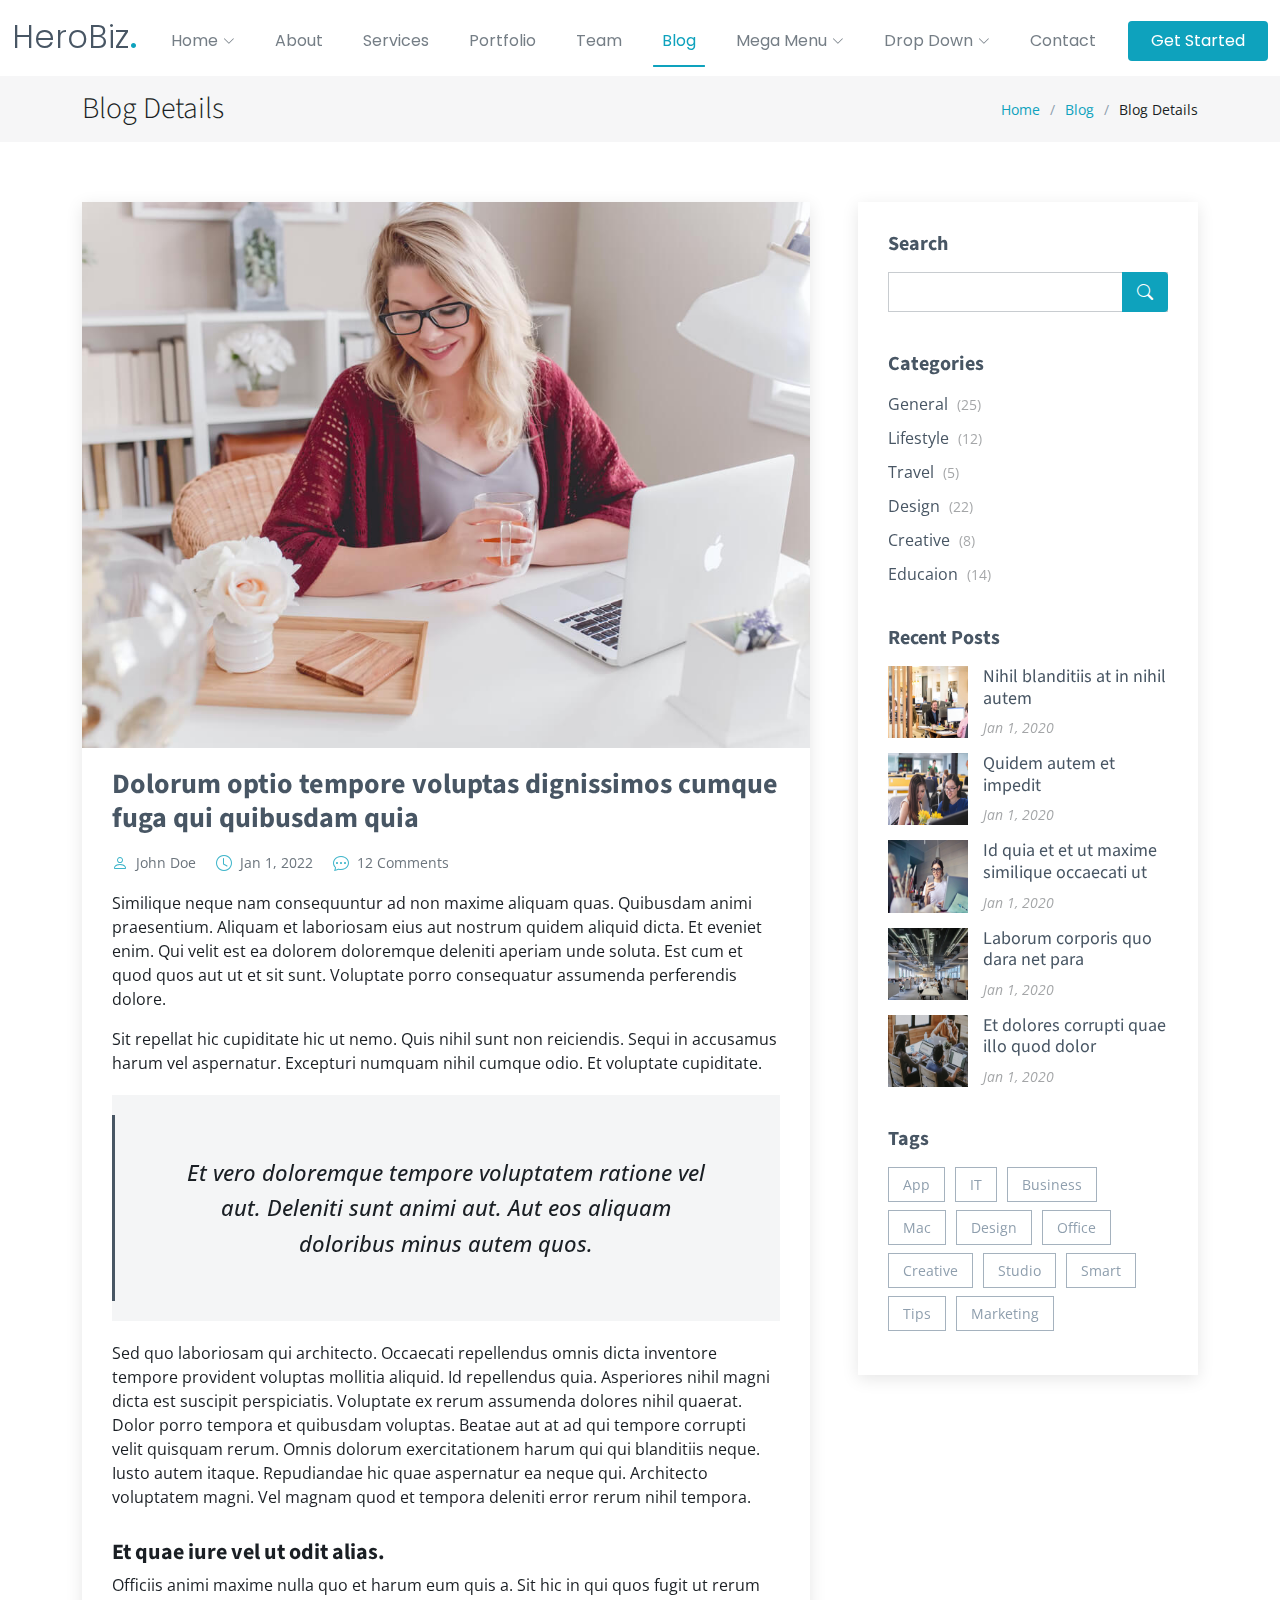
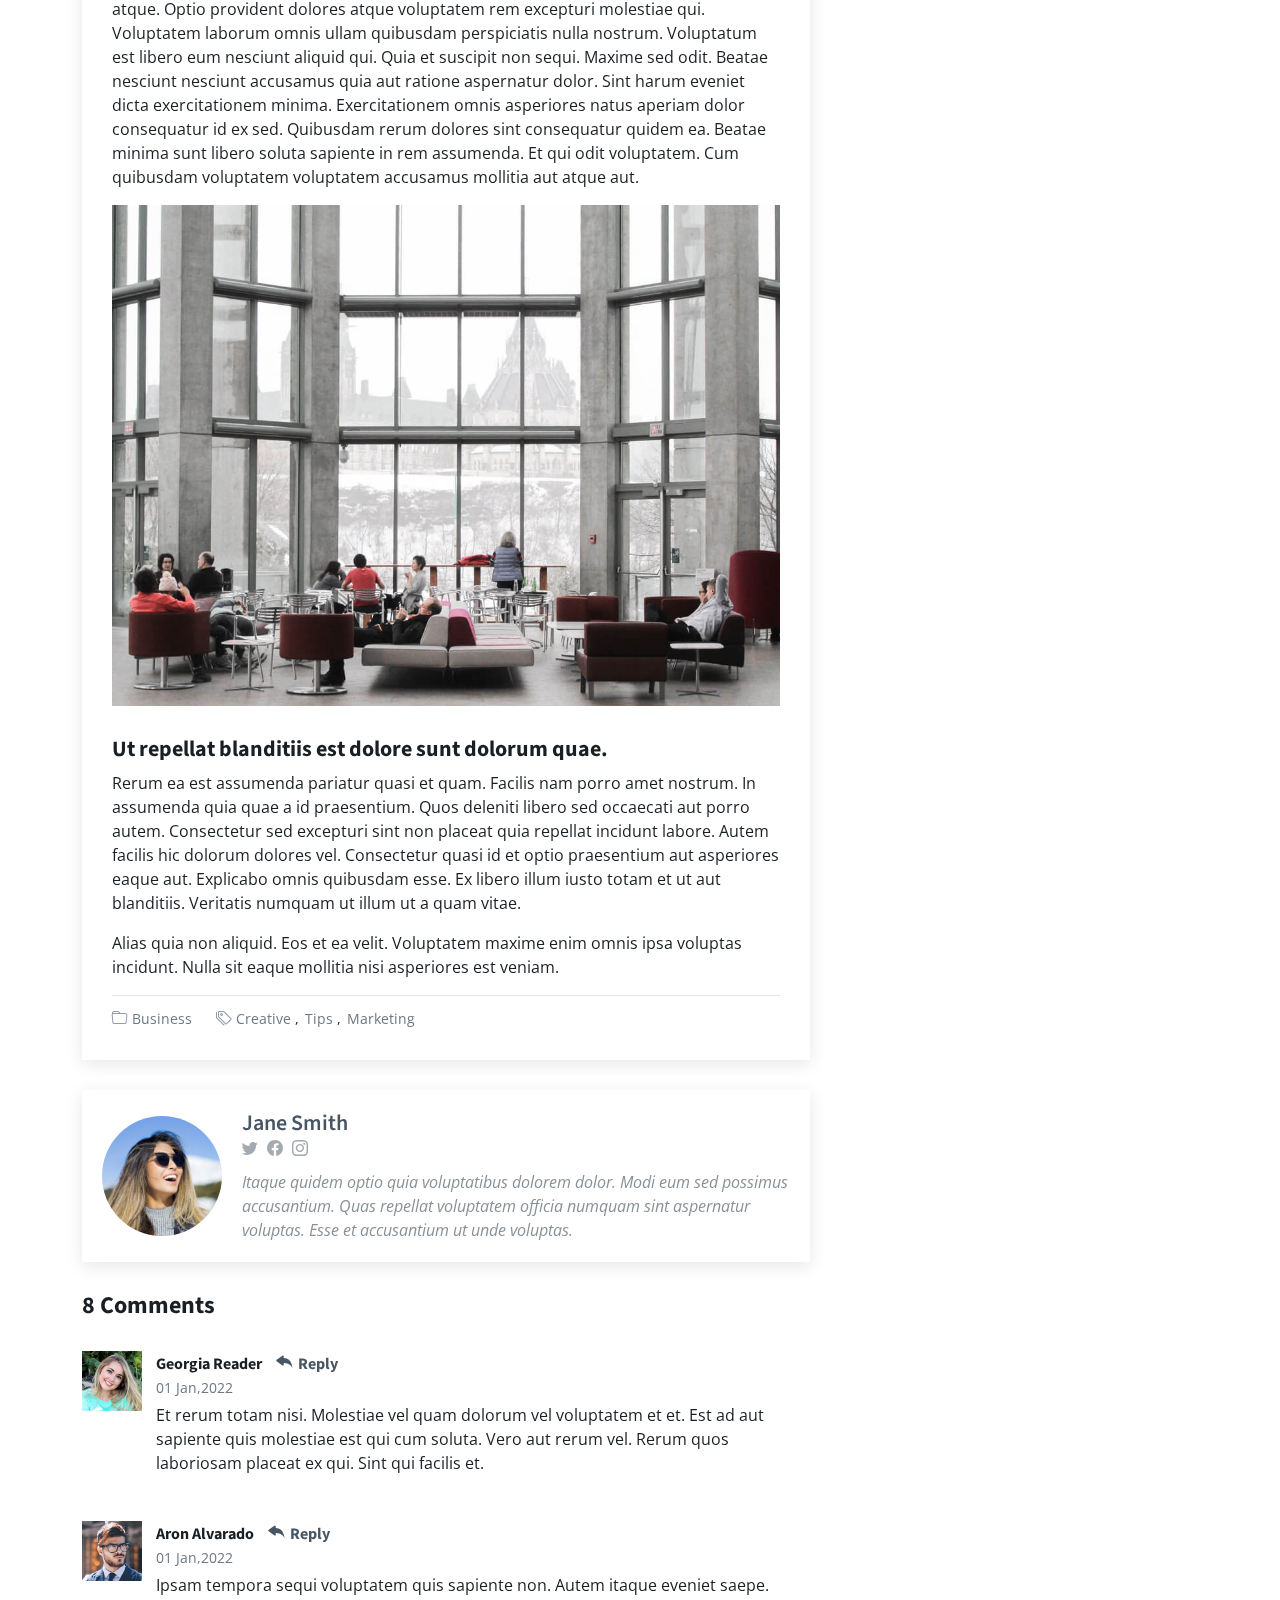
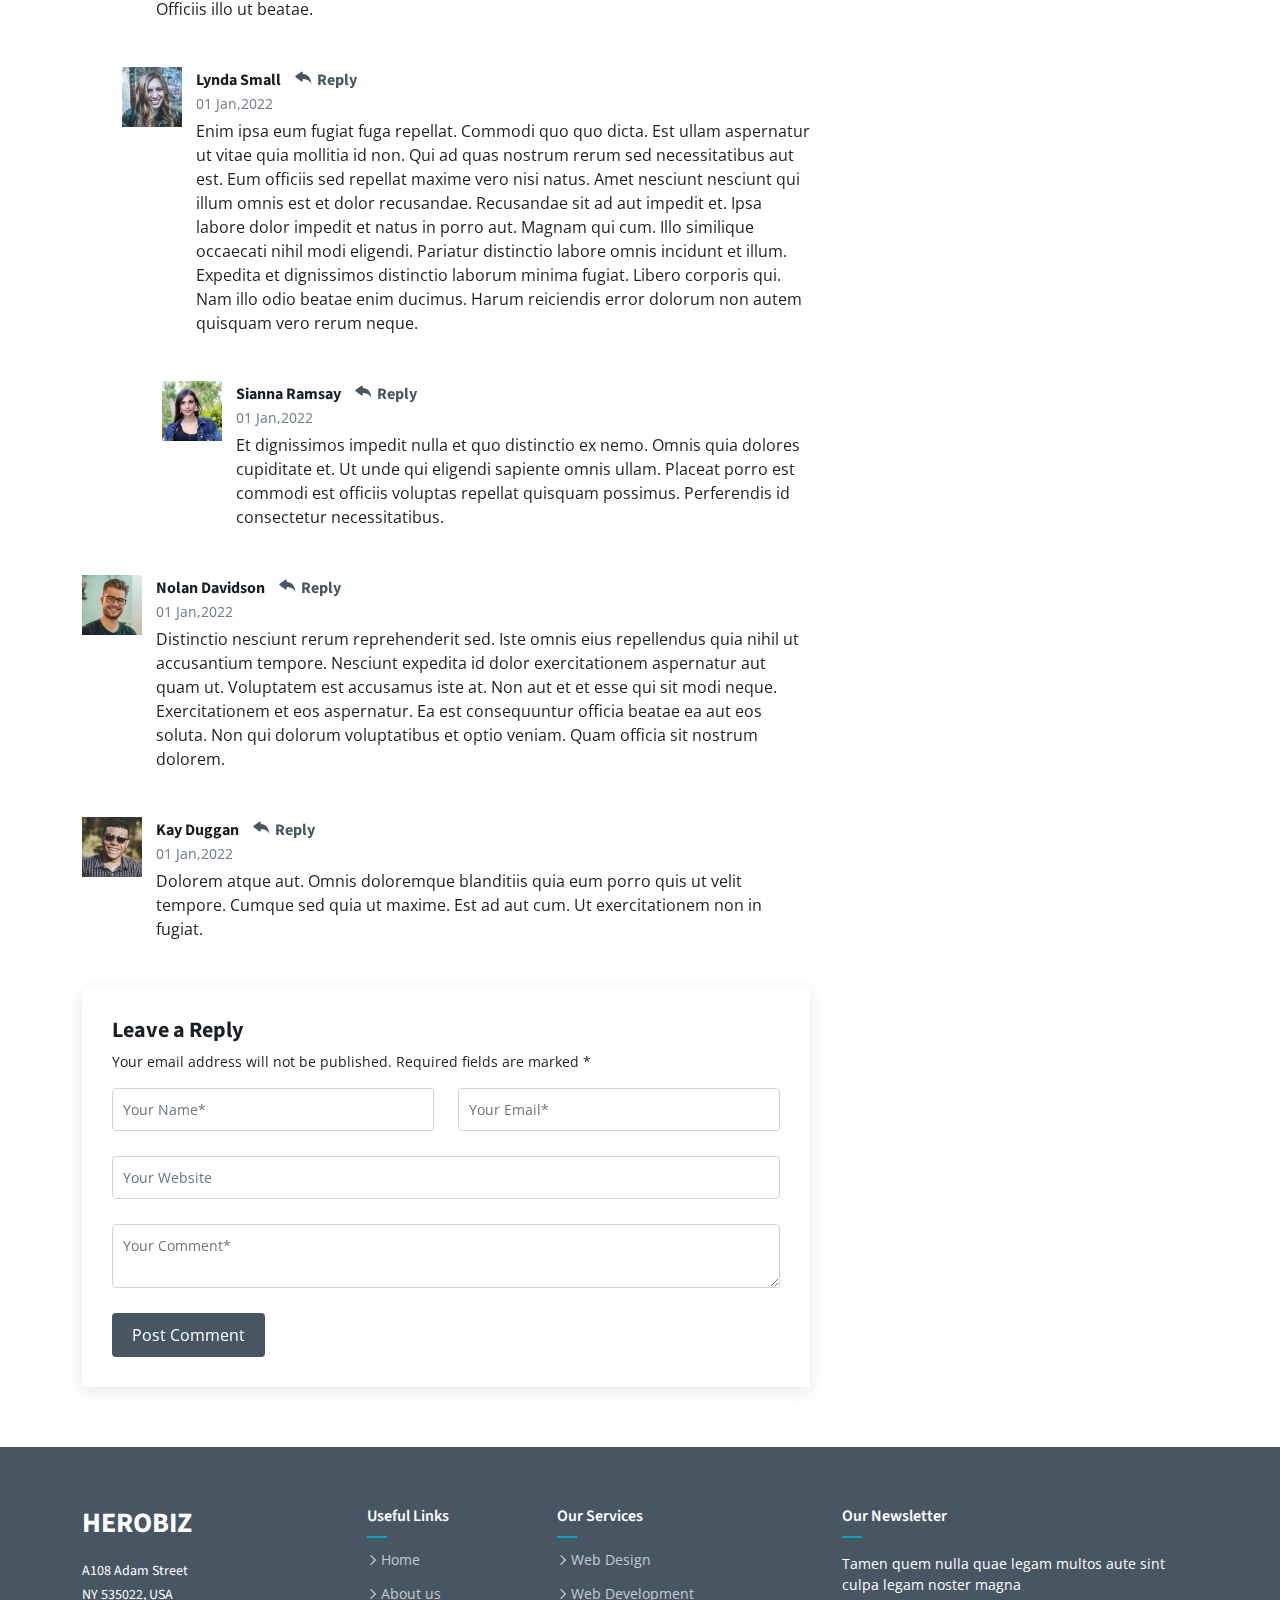
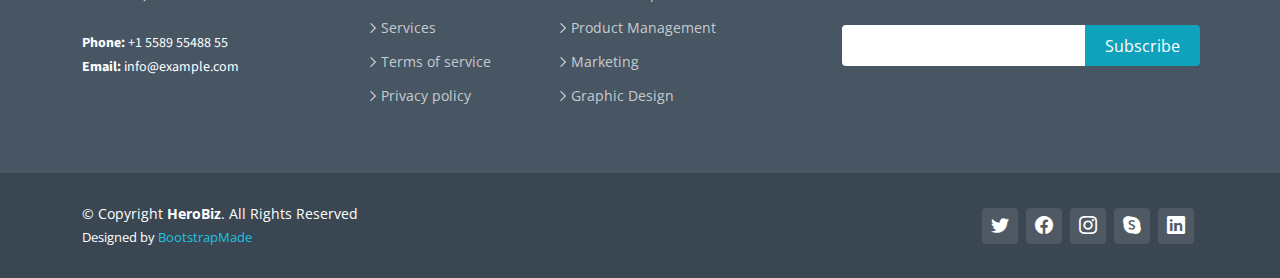
<file: blog-details.html>
<!DOCTYPE html>
<html lang="en">

<head>
  <meta charset="utf-8">
  <meta content="width=device-width, initial-scale=1.0" name="viewport">

  <title>Blog Details - HeroBiz Bootstrap Template</title>
  <meta content="" name="description">
  <meta content="" name="keywords">

  <!-- Favicons -->
  <link href="assets/img/favicon.png" rel="icon">
  <link href="assets/img/apple-touch-icon.png" rel="apple-touch-icon">

  <!-- Google Fonts -->
  <link rel="preconnect" href="https://fonts.googleapis.com">
  <link rel="preconnect" href="https://fonts.gstatic.com" crossorigin>
  <link href="https://fonts.googleapis.com/css2?family=Open+Sans:ital,wght@0,300;0,400;0,500;0,600;0,700;1,300;1,400;1,500;1,600;1,700&family=Poppins:ital,wght@0,300;0,400;0,500;0,600;0,700;1,300;1,400;1,500;1,600;1,700&family=Source+Sans+Pro:ital,wght@0,300;0,400;0,600;0,700;1,300;1,400;1,600;1,700&display=swap" rel="stylesheet">

  <!-- Vendor CSS Files -->
  <link href="assets/vendor/bootstrap/css/bootstrap.min.css" rel="stylesheet">
  <link href="assets/vendor/bootstrap-icons/bootstrap-icons.css" rel="stylesheet">
  <link href="assets/vendor/aos/aos.css" rel="stylesheet">
  <link href="assets/vendor/glightbox/css/glightbox.min.css" rel="stylesheet">
  <link href="assets/vendor/swiper/swiper-bundle.min.css" rel="stylesheet">

  <!-- Variables CSS Files. Uncomment your preferred color scheme -->
  <link href="assets/css/variables.css" rel="stylesheet">
  <!-- <link href="assets/css/variables-blue.css" rel="stylesheet"> -->
  <!-- <link href="assets/css/variables-green.css" rel="stylesheet"> -->
  <!-- <link href="assets/css/variables-orange.css" rel="stylesheet"> -->
  <!-- <link href="assets/css/variables-purple.css" rel="stylesheet"> -->
  <!-- <link href="assets/css/variables-red.css" rel="stylesheet"> -->
  <!-- <link href="assets/css/variables-pink.css" rel="stylesheet"> -->

  <!-- Template Main CSS File -->
  <link href="assets/css/main.css" rel="stylesheet">

  <!-- =======================================================
  * Template Name: HeroBiz
  * Updated: Mar 10 2023 with Bootstrap v5.2.3
  * Template URL: https://bootstrapmade.com/herobiz-bootstrap-business-template/
  * Author: BootstrapMade.com
  * License: https://bootstrapmade.com/license/
  ======================================================== -->
</head>

<body>

  <!-- ======= Header ======= -->
  <header id="header" class="header fixed-top" data-scrollto-offset="0">
    <div class="container-fluid d-flex align-items-center justify-content-between">

      <a href="index.html" class="logo d-flex align-items-center scrollto me-auto me-lg-0">
        <!-- Uncomment the line below if you also wish to use an image logo -->
        <!-- <img src="assets/img/logo.png" alt=""> -->
        <h1>HeroBiz<span>.</span></h1>
      </a>

      <nav id="navbar" class="navbar">
        <ul>

          <li class="dropdown"><a href="#"><span>Home</span> <i class="bi bi-chevron-down dropdown-indicator"></i></a>
            <ul>
              <li><a href="index.html">Home 1 - index.html</a></li>
              <li><a href="index-2.html">Home 2 - index-2.html</a></li>
              <li><a href="index-3.html">Home 3 - index-3.html</a></li>
              <li><a href="index-4.html">Home 4 - index-4.html</a></li>
            </ul>
          </li>

          <li><a class="nav-link scrollto" href="index.html#about">About</a></li>
          <li><a class="nav-link scrollto" href="index.html#services">Services</a></li>
          <li><a class="nav-link scrollto" href="index.html#portfolio">Portfolio</a></li>
          <li><a class="nav-link scrollto" href="index.html#team">Team</a></li>
          <li><a href="blog.html" class="active">Blog</a></li>
          <li class="dropdown megamenu"><a href="#"><span>Mega Menu</span> <i class="bi bi-chevron-down dropdown-indicator"></i></a>
            <ul>
              <li>
                <a href="#">Column 1 link 1</a>
                <a href="#">Column 1 link 2</a>
                <a href="#">Column 1 link 3</a>
              </li>
              <li>
                <a href="#">Column 2 link 1</a>
                <a href="#">Column 2 link 2</a>
                <a href="#">Column 3 link 3</a>
              </li>
              <li>
                <a href="#">Column 3 link 1</a>
                <a href="#">Column 3 link 2</a>
                <a href="#">Column 3 link 3</a>
              </li>
              <li>
                <a href="#">Column 4 link 1</a>
                <a href="#">Column 4 link 2</a>
                <a href="#">Column 4 link 3</a>
              </li>
            </ul>
          </li>
          <li class="dropdown"><a href="#"><span>Drop Down</span> <i class="bi bi-chevron-down dropdown-indicator"></i></a>
            <ul>
              <li><a href="#">Drop Down 1</a></li>
              <li class="dropdown"><a href="#"><span>Deep Drop Down</span> <i class="bi bi-chevron-down dropdown-indicator"></i></a>
                <ul>
                  <li><a href="#">Deep Drop Down 1</a></li>
                  <li><a href="#">Deep Drop Down 2</a></li>
                  <li><a href="#">Deep Drop Down 3</a></li>
                  <li><a href="#">Deep Drop Down 4</a></li>
                  <li><a href="#">Deep Drop Down 5</a></li>
                </ul>
              </li>
              <li><a href="#">Drop Down 2</a></li>
              <li><a href="#">Drop Down 3</a></li>
              <li><a href="#">Drop Down 4</a></li>
            </ul>
          </li>
          <li><a class="nav-link scrollto" href="index.html#contact">Contact</a></li>
        </ul>
        <i class="bi bi-list mobile-nav-toggle d-none"></i>
      </nav><!-- .navbar -->

      <a class="btn-getstarted scrollto" href="index.html#about">Get Started</a>

    </div>
  </header><!-- End Header -->

  <main id="main">

    <!-- ======= Breadcrumbs ======= -->
    <div class="breadcrumbs">
      <div class="container">

        <div class="d-flex justify-content-between align-items-center">
          <h2>Blog Details</h2>
          <ol>
            <li><a href="index.html">Home</a></li>
            <li><a href="blog.html">Blog</a></li>
            <li>Blog Details</li>
          </ol>
        </div>

      </div>
    </div><!-- End Breadcrumbs -->

    <!-- ======= Blog Details Section ======= -->
    <section id="blog" class="blog">
      <div class="container" data-aos="fade-up">

        <div class="row g-5">

          <div class="col-lg-8">

            <article class="blog-details">

              <div class="post-img">
                <img src="assets/img/blog/blog-1.jpg" alt="" class="img-fluid">
              </div>

              <h2 class="title">Dolorum optio tempore voluptas dignissimos cumque fuga qui quibusdam quia</h2>

              <div class="meta-top">
                <ul>
                  <li class="d-flex align-items-center"><i class="bi bi-person"></i> <a href="blog-details.html">John Doe</a></li>
                  <li class="d-flex align-items-center"><i class="bi bi-clock"></i> <a href="blog-details.html"><time datetime="2020-01-01">Jan 1, 2022</time></a></li>
                  <li class="d-flex align-items-center"><i class="bi bi-chat-dots"></i> <a href="blog-details.html">12 Comments</a></li>
                </ul>
              </div><!-- End meta top -->

              <div class="content">
                <p>
                  Similique neque nam consequuntur ad non maxime aliquam quas. Quibusdam animi praesentium. Aliquam et laboriosam eius aut nostrum quidem aliquid dicta.
                  Et eveniet enim. Qui velit est ea dolorem doloremque deleniti aperiam unde soluta. Est cum et quod quos aut ut et sit sunt. Voluptate porro consequatur assumenda perferendis dolore.
                </p>

                <p>
                  Sit repellat hic cupiditate hic ut nemo. Quis nihil sunt non reiciendis. Sequi in accusamus harum vel aspernatur. Excepturi numquam nihil cumque odio. Et voluptate cupiditate.
                </p>

                <blockquote>
                  <p>
                    Et vero doloremque tempore voluptatem ratione vel aut. Deleniti sunt animi aut. Aut eos aliquam doloribus minus autem quos.
                  </p>
                </blockquote>

                <p>
                  Sed quo laboriosam qui architecto. Occaecati repellendus omnis dicta inventore tempore provident voluptas mollitia aliquid. Id repellendus quia. Asperiores nihil magni dicta est suscipit perspiciatis. Voluptate ex rerum assumenda dolores nihil quaerat.
                  Dolor porro tempora et quibusdam voluptas. Beatae aut at ad qui tempore corrupti velit quisquam rerum. Omnis dolorum exercitationem harum qui qui blanditiis neque.
                  Iusto autem itaque. Repudiandae hic quae aspernatur ea neque qui. Architecto voluptatem magni. Vel magnam quod et tempora deleniti error rerum nihil tempora.
                </p>

                <h3>Et quae iure vel ut odit alias.</h3>
                <p>
                  Officiis animi maxime nulla quo et harum eum quis a. Sit hic in qui quos fugit ut rerum atque. Optio provident dolores atque voluptatem rem excepturi molestiae qui. Voluptatem laborum omnis ullam quibusdam perspiciatis nulla nostrum. Voluptatum est libero eum nesciunt aliquid qui.
                  Quia et suscipit non sequi. Maxime sed odit. Beatae nesciunt nesciunt accusamus quia aut ratione aspernatur dolor. Sint harum eveniet dicta exercitationem minima. Exercitationem omnis asperiores natus aperiam dolor consequatur id ex sed. Quibusdam rerum dolores sint consequatur quidem ea.
                  Beatae minima sunt libero soluta sapiente in rem assumenda. Et qui odit voluptatem. Cum quibusdam voluptatem voluptatem accusamus mollitia aut atque aut.
                </p>
                <img src="assets/img/blog/blog-inside-post.jpg" class="img-fluid" alt="">

                <h3>Ut repellat blanditiis est dolore sunt dolorum quae.</h3>
                <p>
                  Rerum ea est assumenda pariatur quasi et quam. Facilis nam porro amet nostrum. In assumenda quia quae a id praesentium. Quos deleniti libero sed occaecati aut porro autem. Consectetur sed excepturi sint non placeat quia repellat incidunt labore. Autem facilis hic dolorum dolores vel.
                  Consectetur quasi id et optio praesentium aut asperiores eaque aut. Explicabo omnis quibusdam esse. Ex libero illum iusto totam et ut aut blanditiis. Veritatis numquam ut illum ut a quam vitae.
                </p>
                <p>
                  Alias quia non aliquid. Eos et ea velit. Voluptatem maxime enim omnis ipsa voluptas incidunt. Nulla sit eaque mollitia nisi asperiores est veniam.
                </p>

              </div><!-- End post content -->

              <div class="meta-bottom">
                <i class="bi bi-folder"></i>
                <ul class="cats">
                  <li><a href="#">Business</a></li>
                </ul>

                <i class="bi bi-tags"></i>
                <ul class="tags">
                  <li><a href="#">Creative</a></li>
                  <li><a href="#">Tips</a></li>
                  <li><a href="#">Marketing</a></li>
                </ul>
              </div><!-- End meta bottom -->

            </article><!-- End blog post -->

            <div class="post-author d-flex align-items-center">
              <img src="assets/img/blog/blog-author.jpg" class="rounded-circle flex-shrink-0" alt="">
              <div>
                <h4>Jane Smith</h4>
                <div class="social-links">
                  <a href="https://twitters.com/#"><i class="bi bi-twitter"></i></a>
                  <a href="https://facebook.com/#"><i class="bi bi-facebook"></i></a>
                  <a href="https://instagram.com/#"><i class="biu bi-instagram"></i></a>
                </div>
                <p>
                  Itaque quidem optio quia voluptatibus dolorem dolor. Modi eum sed possimus accusantium. Quas repellat voluptatem officia numquam sint aspernatur voluptas. Esse et accusantium ut unde voluptas.
                </p>
              </div>
            </div><!-- End post author -->

            <div class="comments">

              <h4 class="comments-count">8 Comments</h4>

              <div id="comment-1" class="comment">
                <div class="d-flex">
                  <div class="comment-img"><img src="assets/img/blog/comments-1.jpg" alt=""></div>
                  <div>
                    <h5><a href="">Georgia Reader</a> <a href="#" class="reply"><i class="bi bi-reply-fill"></i> Reply</a></h5>
                    <time datetime="2020-01-01">01 Jan,2022</time>
                    <p>
                      Et rerum totam nisi. Molestiae vel quam dolorum vel voluptatem et et. Est ad aut sapiente quis molestiae est qui cum soluta.
                      Vero aut rerum vel. Rerum quos laboriosam placeat ex qui. Sint qui facilis et.
                    </p>
                  </div>
                </div>
              </div><!-- End comment #1 -->

              <div id="comment-2" class="comment">
                <div class="d-flex">
                  <div class="comment-img"><img src="assets/img/blog/comments-2.jpg" alt=""></div>
                  <div>
                    <h5><a href="">Aron Alvarado</a> <a href="#" class="reply"><i class="bi bi-reply-fill"></i> Reply</a></h5>
                    <time datetime="2020-01-01">01 Jan,2022</time>
                    <p>
                      Ipsam tempora sequi voluptatem quis sapiente non. Autem itaque eveniet saepe. Officiis illo ut beatae.
                    </p>
                  </div>
                </div>

                <div id="comment-reply-1" class="comment comment-reply">
                  <div class="d-flex">
                    <div class="comment-img"><img src="assets/img/blog/comments-3.jpg" alt=""></div>
                    <div>
                      <h5><a href="">Lynda Small</a> <a href="#" class="reply"><i class="bi bi-reply-fill"></i> Reply</a></h5>
                      <time datetime="2020-01-01">01 Jan,2022</time>
                      <p>
                        Enim ipsa eum fugiat fuga repellat. Commodi quo quo dicta. Est ullam aspernatur ut vitae quia mollitia id non. Qui ad quas nostrum rerum sed necessitatibus aut est. Eum officiis sed repellat maxime vero nisi natus. Amet nesciunt nesciunt qui illum omnis est et dolor recusandae.

                        Recusandae sit ad aut impedit et. Ipsa labore dolor impedit et natus in porro aut. Magnam qui cum. Illo similique occaecati nihil modi eligendi. Pariatur distinctio labore omnis incidunt et illum. Expedita et dignissimos distinctio laborum minima fugiat.

                        Libero corporis qui. Nam illo odio beatae enim ducimus. Harum reiciendis error dolorum non autem quisquam vero rerum neque.
                      </p>
                    </div>
                  </div>

                  <div id="comment-reply-2" class="comment comment-reply">
                    <div class="d-flex">
                      <div class="comment-img"><img src="assets/img/blog/comments-4.jpg" alt=""></div>
                      <div>
                        <h5><a href="">Sianna Ramsay</a> <a href="#" class="reply"><i class="bi bi-reply-fill"></i> Reply</a></h5>
                        <time datetime="2020-01-01">01 Jan,2022</time>
                        <p>
                          Et dignissimos impedit nulla et quo distinctio ex nemo. Omnis quia dolores cupiditate et. Ut unde qui eligendi sapiente omnis ullam. Placeat porro est commodi est officiis voluptas repellat quisquam possimus. Perferendis id consectetur necessitatibus.
                        </p>
                      </div>
                    </div>

                  </div><!-- End comment reply #2-->

                </div><!-- End comment reply #1-->

              </div><!-- End comment #2-->

              <div id="comment-3" class="comment">
                <div class="d-flex">
                  <div class="comment-img"><img src="assets/img/blog/comments-5.jpg" alt=""></div>
                  <div>
                    <h5><a href="">Nolan Davidson</a> <a href="#" class="reply"><i class="bi bi-reply-fill"></i> Reply</a></h5>
                    <time datetime="2020-01-01">01 Jan,2022</time>
                    <p>
                      Distinctio nesciunt rerum reprehenderit sed. Iste omnis eius repellendus quia nihil ut accusantium tempore. Nesciunt expedita id dolor exercitationem aspernatur aut quam ut. Voluptatem est accusamus iste at.
                      Non aut et et esse qui sit modi neque. Exercitationem et eos aspernatur. Ea est consequuntur officia beatae ea aut eos soluta. Non qui dolorum voluptatibus et optio veniam. Quam officia sit nostrum dolorem.
                    </p>
                  </div>
                </div>

              </div><!-- End comment #3 -->

              <div id="comment-4" class="comment">
                <div class="d-flex">
                  <div class="comment-img"><img src="assets/img/blog/comments-6.jpg" alt=""></div>
                  <div>
                    <h5><a href="">Kay Duggan</a> <a href="#" class="reply"><i class="bi bi-reply-fill"></i> Reply</a></h5>
                    <time datetime="2020-01-01">01 Jan,2022</time>
                    <p>
                      Dolorem atque aut. Omnis doloremque blanditiis quia eum porro quis ut velit tempore. Cumque sed quia ut maxime. Est ad aut cum. Ut exercitationem non in fugiat.
                    </p>
                  </div>
                </div>

              </div><!-- End comment #4 -->

              <div class="reply-form">

                <h4>Leave a Reply</h4>
                <p>Your email address will not be published. Required fields are marked * </p>
                <form action="">
                  <div class="row">
                    <div class="col-md-6 form-group">
                      <input name="name" type="text" class="form-control" placeholder="Your Name*">
                    </div>
                    <div class="col-md-6 form-group">
                      <input name="email" type="text" class="form-control" placeholder="Your Email*">
                    </div>
                  </div>
                  <div class="row">
                    <div class="col form-group">
                      <input name="website" type="text" class="form-control" placeholder="Your Website">
                    </div>
                  </div>
                  <div class="row">
                    <div class="col form-group">
                      <textarea name="comment" class="form-control" placeholder="Your Comment*"></textarea>
                    </div>
                  </div>
                  <button type="submit" class="btn btn-primary">Post Comment</button>

                </form>

              </div>

            </div><!-- End blog comments -->

          </div>

          <div class="col-lg-4">

            <div class="sidebar">

              <div class="sidebar-item search-form">
                <h3 class="sidebar-title">Search</h3>
                <form action="" class="mt-3">
                  <input type="text">
                  <button type="submit"><i class="bi bi-search"></i></button>
                </form>
              </div><!-- End sidebar search formn-->

              <div class="sidebar-item categories">
                <h3 class="sidebar-title">Categories</h3>
                <ul class="mt-3">
                  <li><a href="#">General <span>(25)</span></a></li>
                  <li><a href="#">Lifestyle <span>(12)</span></a></li>
                  <li><a href="#">Travel <span>(5)</span></a></li>
                  <li><a href="#">Design <span>(22)</span></a></li>
                  <li><a href="#">Creative <span>(8)</span></a></li>
                  <li><a href="#">Educaion <span>(14)</span></a></li>
                </ul>
              </div><!-- End sidebar categories-->

              <div class="sidebar-item recent-posts">
                <h3 class="sidebar-title">Recent Posts</h3>

                <div class="mt-3">

                  <div class="post-item mt-3">
                    <img src="assets/img/blog/blog-recent-1.jpg" alt="" class="flex-shrink-0">
                    <div>
                      <h4><a href="blog-post.html">Nihil blanditiis at in nihil autem</a></h4>
                      <time datetime="2020-01-01">Jan 1, 2020</time>
                    </div>
                  </div><!-- End recent post item-->

                  <div class="post-item">
                    <img src="assets/img/blog/blog-recent-2.jpg" alt="" class="flex-shrink-0">
                    <div>
                      <h4><a href="blog-post.html">Quidem autem et impedit</a></h4>
                      <time datetime="2020-01-01">Jan 1, 2020</time>
                    </div>
                  </div><!-- End recent post item-->

                  <div class="post-item">
                    <img src="assets/img/blog/blog-recent-3.jpg" alt="" class="flex-shrink-0">
                    <div>
                      <h4><a href="blog-post.html">Id quia et et ut maxime similique occaecati ut</a></h4>
                      <time datetime="2020-01-01">Jan 1, 2020</time>
                    </div>
                  </div><!-- End recent post item-->

                  <div class="post-item">
                    <img src="assets/img/blog/blog-recent-4.jpg" alt="" class="flex-shrink-0">
                    <div>
                      <h4><a href="blog-post.html">Laborum corporis quo dara net para</a></h4>
                      <time datetime="2020-01-01">Jan 1, 2020</time>
                    </div>
                  </div><!-- End recent post item-->

                  <div class="post-item">
                    <img src="assets/img/blog/blog-recent-5.jpg" alt="" class="flex-shrink-0">
                    <div>
                      <h4><a href="blog-post.html">Et dolores corrupti quae illo quod dolor</a></h4>
                      <time datetime="2020-01-01">Jan 1, 2020</time>
                    </div>
                  </div><!-- End recent post item-->

                </div>

              </div><!-- End sidebar recent posts-->

              <div class="sidebar-item tags">
                <h3 class="sidebar-title">Tags</h3>
                <ul class="mt-3">
                  <li><a href="#">App</a></li>
                  <li><a href="#">IT</a></li>
                  <li><a href="#">Business</a></li>
                  <li><a href="#">Mac</a></li>
                  <li><a href="#">Design</a></li>
                  <li><a href="#">Office</a></li>
                  <li><a href="#">Creative</a></li>
                  <li><a href="#">Studio</a></li>
                  <li><a href="#">Smart</a></li>
                  <li><a href="#">Tips</a></li>
                  <li><a href="#">Marketing</a></li>
                </ul>
              </div><!-- End sidebar tags-->

            </div><!-- End Blog Sidebar -->

          </div>
        </div>

      </div>
    </section><!-- End Blog Details Section -->

  </main><!-- End #main -->

  <!-- ======= Footer ======= -->
  <footer id="footer" class="footer">

    <div class="footer-content">
      <div class="container">
        <div class="row">

          <div class="col-lg-3 col-md-6">
            <div class="footer-info">
              <h3>HeroBiz</h3>
              <p>
                A108 Adam Street <br>
                NY 535022, USA<br><br>
                <strong>Phone:</strong> +1 5589 55488 55<br>
                <strong>Email:</strong> info@example.com<br>
              </p>
            </div>
          </div>

          <div class="col-lg-2 col-md-6 footer-links">
            <h4>Useful Links</h4>
            <ul>
              <li><i class="bi bi-chevron-right"></i> <a href="#">Home</a></li>
              <li><i class="bi bi-chevron-right"></i> <a href="#">About us</a></li>
              <li><i class="bi bi-chevron-right"></i> <a href="#">Services</a></li>
              <li><i class="bi bi-chevron-right"></i> <a href="#">Terms of service</a></li>
              <li><i class="bi bi-chevron-right"></i> <a href="#">Privacy policy</a></li>
            </ul>
          </div>

          <div class="col-lg-3 col-md-6 footer-links">
            <h4>Our Services</h4>
            <ul>
              <li><i class="bi bi-chevron-right"></i> <a href="#">Web Design</a></li>
              <li><i class="bi bi-chevron-right"></i> <a href="#">Web Development</a></li>
              <li><i class="bi bi-chevron-right"></i> <a href="#">Product Management</a></li>
              <li><i class="bi bi-chevron-right"></i> <a href="#">Marketing</a></li>
              <li><i class="bi bi-chevron-right"></i> <a href="#">Graphic Design</a></li>
            </ul>
          </div>

          <div class="col-lg-4 col-md-6 footer-newsletter">
            <h4>Our Newsletter</h4>
            <p>Tamen quem nulla quae legam multos aute sint culpa legam noster magna</p>
            <form action="" method="post">
              <input type="email" name="email"><input type="submit" value="Subscribe">
            </form>

          </div>

        </div>
      </div>
    </div>

    <div class="footer-legal text-center">
      <div class="container d-flex flex-column flex-lg-row justify-content-center justify-content-lg-between align-items-center">

        <div class="d-flex flex-column align-items-center align-items-lg-start">
          <div class="copyright">
            &copy; Copyright <strong><span>HeroBiz</span></strong>. All Rights Reserved
          </div>
          <div class="credits">
            <!-- All the links in the footer should remain intact. -->
            <!-- You can delete the links only if you purchased the pro version. -->
            <!-- Licensing information: https://bootstrapmade.com/license/ -->
            <!-- Purchase the pro version with working PHP/AJAX contact form: https://bootstrapmade.com/herobiz-bootstrap-business-template/ -->
            Designed by <a href="https://bootstrapmade.com/">BootstrapMade</a>
          </div>
        </div>

        <div class="social-links order-first order-lg-last mb-3 mb-lg-0">
          <a href="#" class="twitter"><i class="bi bi-twitter"></i></a>
          <a href="#" class="facebook"><i class="bi bi-facebook"></i></a>
          <a href="#" class="instagram"><i class="bi bi-instagram"></i></a>
          <a href="#" class="google-plus"><i class="bi bi-skype"></i></a>
          <a href="#" class="linkedin"><i class="bi bi-linkedin"></i></a>
        </div>

      </div>
    </div>

  </footer><!-- End Footer -->

  <a href="#" class="scroll-top d-flex align-items-center justify-content-center"><i class="bi bi-arrow-up-short"></i></a>

  <div id="preloader"></div>

  <!-- Vendor JS Files -->
  <script src="assets/vendor/bootstrap/js/bootstrap.bundle.min.js"></script>
  <script src="assets/vendor/aos/aos.js"></script>
  <script src="assets/vendor/glightbox/js/glightbox.min.js"></script>
  <script src="assets/vendor/isotope-layout/isotope.pkgd.min.js"></script>
  <script src="assets/vendor/swiper/swiper-bundle.min.js"></script>
  <script src="assets/vendor/php-email-form/validate.js"></script>

  <!-- Template Main JS File -->
  <script src="assets/js/main.js"></script>

</body>

</html>
</file>
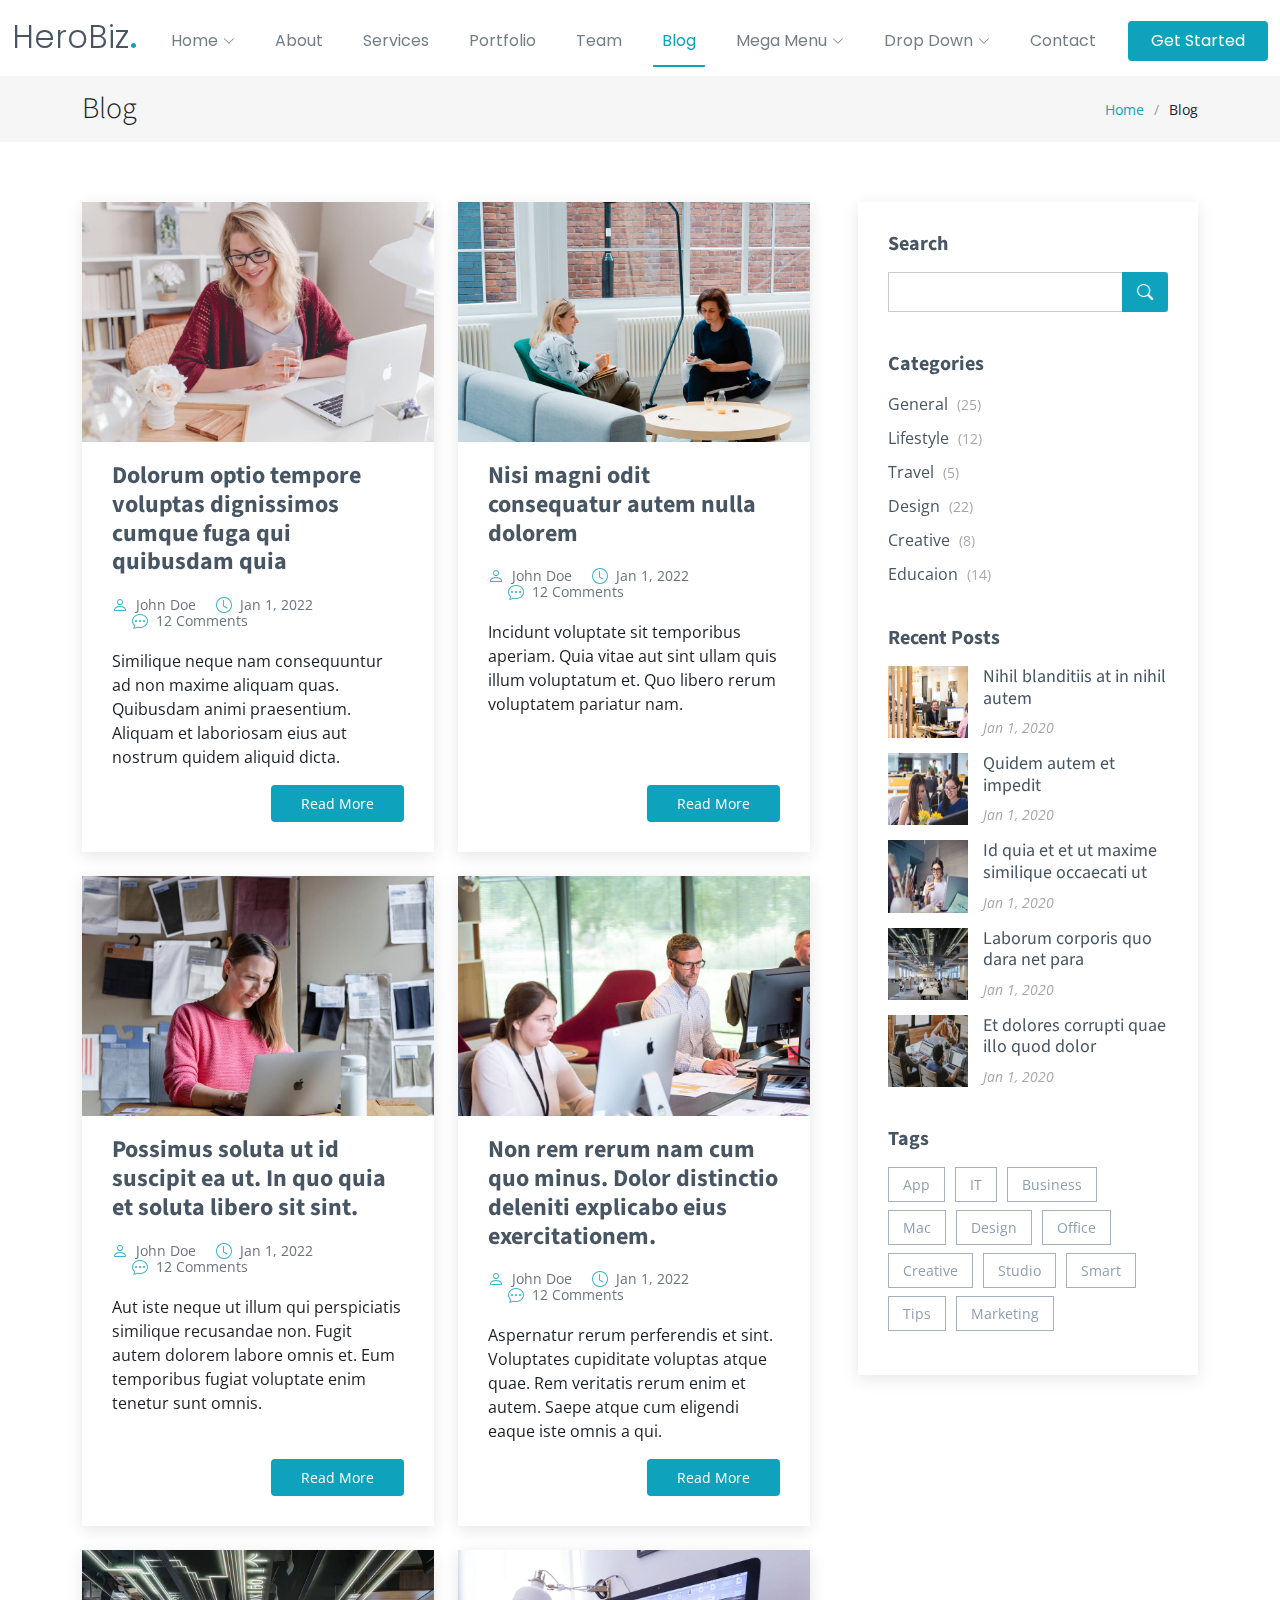
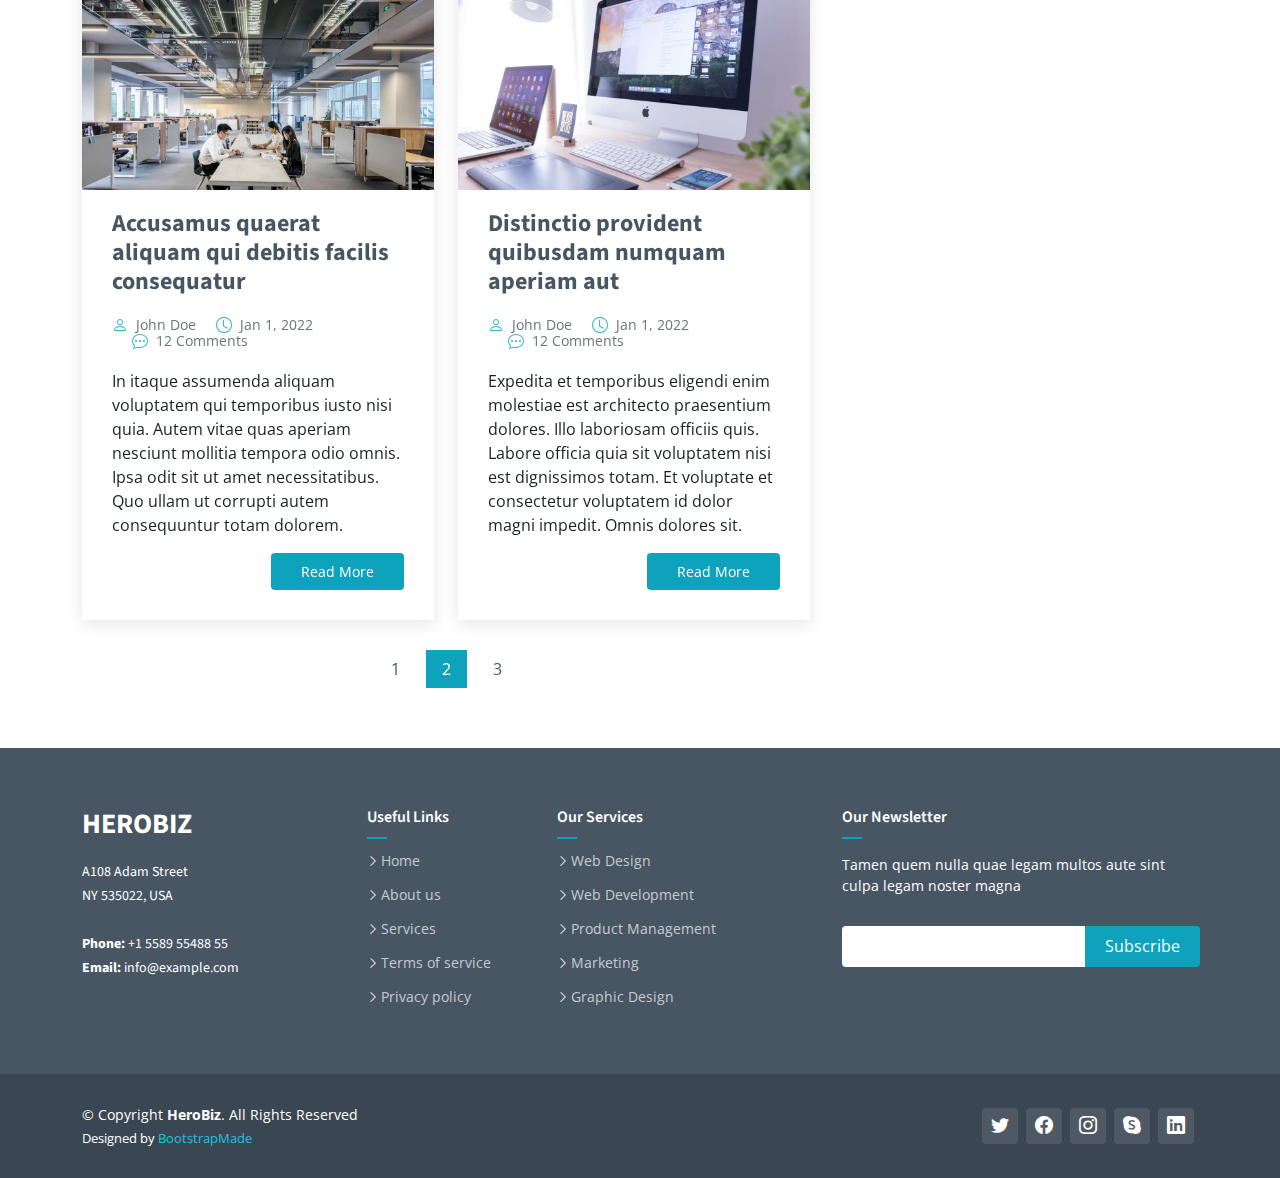
<file: blog.html>
<!DOCTYPE html>
<html lang="en">

<head>
  <meta charset="utf-8">
  <meta content="width=device-width, initial-scale=1.0" name="viewport">

  <title>Blog - HeroBiz Bootstrap Template</title>
  <meta content="" name="description">
  <meta content="" name="keywords">

  <!-- Favicons -->
  <link href="assets/img/favicon.png" rel="icon">
  <link href="assets/img/apple-touch-icon.png" rel="apple-touch-icon">

  <!-- Google Fonts -->
  <link rel="preconnect" href="https://fonts.googleapis.com">
  <link rel="preconnect" href="https://fonts.gstatic.com" crossorigin>
  <link href="https://fonts.googleapis.com/css2?family=Open+Sans:ital,wght@0,300;0,400;0,500;0,600;0,700;1,300;1,400;1,500;1,600;1,700&family=Poppins:ital,wght@0,300;0,400;0,500;0,600;0,700;1,300;1,400;1,500;1,600;1,700&family=Source+Sans+Pro:ital,wght@0,300;0,400;0,600;0,700;1,300;1,400;1,600;1,700&display=swap" rel="stylesheet">

  <!-- Vendor CSS Files -->
  <link href="assets/vendor/bootstrap/css/bootstrap.min.css" rel="stylesheet">
  <link href="assets/vendor/bootstrap-icons/bootstrap-icons.css" rel="stylesheet">
  <link href="assets/vendor/aos/aos.css" rel="stylesheet">
  <link href="assets/vendor/glightbox/css/glightbox.min.css" rel="stylesheet">
  <link href="assets/vendor/swiper/swiper-bundle.min.css" rel="stylesheet">

  <!-- Variables CSS Files. Uncomment your preferred color scheme -->
  <link href="assets/css/variables.css" rel="stylesheet">
  <!-- <link href="assets/css/variables-blue.css" rel="stylesheet"> -->
  <!-- <link href="assets/css/variables-green.css" rel="stylesheet"> -->
  <!-- <link href="assets/css/variables-orange.css" rel="stylesheet"> -->
  <!-- <link href="assets/css/variables-purple.css" rel="stylesheet"> -->
  <!-- <link href="assets/css/variables-red.css" rel="stylesheet"> -->
  <!-- <link href="assets/css/variables-pink.css" rel="stylesheet"> -->

  <!-- Template Main CSS File -->
  <link href="assets/css/main.css" rel="stylesheet">

  <!-- =======================================================
  * Template Name: HeroBiz
  * Updated: Mar 10 2023 with Bootstrap v5.2.3
  * Template URL: https://bootstrapmade.com/herobiz-bootstrap-business-template/
  * Author: BootstrapMade.com
  * License: https://bootstrapmade.com/license/
  ======================================================== -->
</head>

<body>

  <!-- ======= Header ======= -->
  <header id="header" class="header fixed-top" data-scrollto-offset="0">
    <div class="container-fluid d-flex align-items-center justify-content-between">

      <a href="index.html" class="logo d-flex align-items-center scrollto me-auto me-lg-0">
        <!-- Uncomment the line below if you also wish to use an image logo -->
        <!-- <img src="assets/img/logo.png" alt=""> -->
        <h1>HeroBiz<span>.</span></h1>
      </a>

      <nav id="navbar" class="navbar">
        <ul>

          <li class="dropdown"><a href="#"><span>Home</span> <i class="bi bi-chevron-down dropdown-indicator"></i></a>
            <ul>
              <li><a href="index.html">Home 1 - index.html</a></li>
              <li><a href="index-2.html">Home 2 - index-2.html</a></li>
              <li><a href="index-3.html">Home 3 - index-3.html</a></li>
              <li><a href="index-4.html">Home 4 - index-4.html</a></li>
            </ul>
          </li>

          <li><a class="nav-link scrollto" href="index.html#about">About</a></li>
          <li><a class="nav-link scrollto" href="index.html#services">Services</a></li>
          <li><a class="nav-link scrollto" href="index.html#portfolio">Portfolio</a></li>
          <li><a class="nav-link scrollto" href="index.html#team">Team</a></li>
          <li><a href="blog.html" class="active">Blog</a></li>
          <li class="dropdown megamenu"><a href="#"><span>Mega Menu</span> <i class="bi bi-chevron-down dropdown-indicator"></i></a>
            <ul>
              <li>
                <a href="#">Column 1 link 1</a>
                <a href="#">Column 1 link 2</a>
                <a href="#">Column 1 link 3</a>
              </li>
              <li>
                <a href="#">Column 2 link 1</a>
                <a href="#">Column 2 link 2</a>
                <a href="#">Column 3 link 3</a>
              </li>
              <li>
                <a href="#">Column 3 link 1</a>
                <a href="#">Column 3 link 2</a>
                <a href="#">Column 3 link 3</a>
              </li>
              <li>
                <a href="#">Column 4 link 1</a>
                <a href="#">Column 4 link 2</a>
                <a href="#">Column 4 link 3</a>
              </li>
            </ul>
          </li>
          <li class="dropdown"><a href="#"><span>Drop Down</span> <i class="bi bi-chevron-down dropdown-indicator"></i></a>
            <ul>
              <li><a href="#">Drop Down 1</a></li>
              <li class="dropdown"><a href="#"><span>Deep Drop Down</span> <i class="bi bi-chevron-down dropdown-indicator"></i></a>
                <ul>
                  <li><a href="#">Deep Drop Down 1</a></li>
                  <li><a href="#">Deep Drop Down 2</a></li>
                  <li><a href="#">Deep Drop Down 3</a></li>
                  <li><a href="#">Deep Drop Down 4</a></li>
                  <li><a href="#">Deep Drop Down 5</a></li>
                </ul>
              </li>
              <li><a href="#">Drop Down 2</a></li>
              <li><a href="#">Drop Down 3</a></li>
              <li><a href="#">Drop Down 4</a></li>
            </ul>
          </li>
          <li><a class="nav-link scrollto" href="index.html#contact">Contact</a></li>
        </ul>
        <i class="bi bi-list mobile-nav-toggle d-none"></i>
      </nav><!-- .navbar -->

      <a class="btn-getstarted scrollto" href="index.html#about">Get Started</a>

    </div>
  </header><!-- End Header -->

  <main id="main">

    <!-- ======= Breadcrumbs ======= -->
    <div class="breadcrumbs">
      <div class="container">

        <div class="d-flex justify-content-between align-items-center">
          <h2>Blog</h2>
          <ol>
            <li><a href="index.html">Home</a></li>
            <li>Blog</li>
          </ol>
        </div>

      </div>
    </div><!-- End Breadcrumbs -->

    <!-- ======= Blog Section ======= -->
    <section id="blog" class="blog">
      <div class="container" data-aos="fade-up">

        <div class="row g-5">

          <div class="col-lg-8">

            <div class="row gy-4 posts-list">

              <div class="col-lg-6">
                <article class="d-flex flex-column">

                  <div class="post-img">
                    <img src="assets/img/blog/blog-1.jpg" alt="" class="img-fluid">
                  </div>

                  <h2 class="title">
                    <a href="blog-details.html">Dolorum optio tempore voluptas dignissimos cumque fuga qui quibusdam quia</a>
                  </h2>

                  <div class="meta-top">
                    <ul>
                      <li class="d-flex align-items-center"><i class="bi bi-person"></i> <a href="blog-details.html">John Doe</a></li>
                      <li class="d-flex align-items-center"><i class="bi bi-clock"></i> <a href="blog-details.html"><time datetime="2022-01-01">Jan 1, 2022</time></a></li>
                      <li class="d-flex align-items-center"><i class="bi bi-chat-dots"></i> <a href="blog-details.html">12 Comments</a></li>
                    </ul>
                  </div>

                  <div class="content">
                    <p>
                      Similique neque nam consequuntur ad non maxime aliquam quas. Quibusdam animi praesentium. Aliquam et laboriosam eius aut nostrum quidem aliquid dicta.
                    </p>
                  </div>

                  <div class="read-more mt-auto align-self-end">
                    <a href="blog-details.html">Read More</a>
                  </div>

                </article>
              </div><!-- End post list item -->

              <div class="col-lg-6">
                <article class="d-flex flex-column">

                  <div class="post-img">
                    <img src="assets/img/blog/blog-2.jpg" alt="" class="img-fluid">
                  </div>

                  <h2 class="title">
                    <a href="blog-details.html">Nisi magni odit consequatur autem nulla dolorem</a>
                  </h2>

                  <div class="meta-top">
                    <ul>
                      <li class="d-flex align-items-center"><i class="bi bi-person"></i> <a href="blog-details.html">John Doe</a></li>
                      <li class="d-flex align-items-center"><i class="bi bi-clock"></i> <a href="blog-details.html"><time datetime="2022-01-01">Jan 1, 2022</time></a></li>
                      <li class="d-flex align-items-center"><i class="bi bi-chat-dots"></i> <a href="blog-details.html">12 Comments</a></li>
                    </ul>
                  </div>

                  <div class="content">
                    <p>
                      Incidunt voluptate sit temporibus aperiam. Quia vitae aut sint ullam quis illum voluptatum et. Quo libero rerum voluptatem pariatur nam.
                    </p>
                  </div>

                  <div class="read-more mt-auto align-self-end">
                    <a href="blog-details.html">Read More</a>
                  </div>

                </article>
              </div><!-- End post list item -->

              <div class="col-lg-6">
                <article class="d-flex flex-column">

                  <div class="post-img">
                    <img src="assets/img/blog/blog-3.jpg" alt="" class="img-fluid">
                  </div>

                  <h2 class="title">
                    <a href="blog-details.html">Possimus soluta ut id suscipit ea ut. In quo quia et soluta libero sit sint.</a>
                  </h2>

                  <div class="meta-top">
                    <ul>
                      <li class="d-flex align-items-center"><i class="bi bi-person"></i> <a href="blog-details.html">John Doe</a></li>
                      <li class="d-flex align-items-center"><i class="bi bi-clock"></i> <a href="blog-details.html"><time datetime="2022-01-01">Jan 1, 2022</time></a></li>
                      <li class="d-flex align-items-center"><i class="bi bi-chat-dots"></i> <a href="blog-details.html">12 Comments</a></li>
                    </ul>
                  </div>

                  <div class="content">
                    <p>
                      Aut iste neque ut illum qui perspiciatis similique recusandae non. Fugit autem dolorem labore omnis et. Eum temporibus fugiat voluptate enim tenetur sunt omnis.
                    </p>
                  </div>

                  <div class="read-more mt-auto align-self-end">
                    <a href="blog-details.html">Read More</a>
                  </div>

                </article>
              </div><!-- End post list item -->

              <div class="col-lg-6">
                <article class="d-flex flex-column">

                  <div class="post-img">
                    <img src="assets/img/blog/blog-4.jpg" alt="" class="img-fluid">
                  </div>

                  <h2 class="title">
                    <a href="blog-details.html">Non rem rerum nam cum quo minus. Dolor distinctio deleniti explicabo eius exercitationem.</a>
                  </h2>

                  <div class="meta-top">
                    <ul>
                      <li class="d-flex align-items-center"><i class="bi bi-person"></i> <a href="blog-details.html">John Doe</a></li>
                      <li class="d-flex align-items-center"><i class="bi bi-clock"></i> <a href="blog-details.html"><time datetime="2022-01-01">Jan 1, 2022</time></a></li>
                      <li class="d-flex align-items-center"><i class="bi bi-chat-dots"></i> <a href="blog-details.html">12 Comments</a></li>
                    </ul>
                  </div>

                  <div class="content">
                    <p>
                      Aspernatur rerum perferendis et sint. Voluptates cupiditate voluptas atque quae. Rem veritatis rerum enim et autem. Saepe atque cum eligendi eaque iste omnis a qui.
                    </p>
                  </div>

                  <div class="read-more mt-auto align-self-end">
                    <a href="blog-details.html">Read More</a>
                  </div>

                </article>
              </div><!-- End post list item -->

              <div class="col-lg-6">
                <article class="d-flex flex-column">

                  <div class="post-img">
                    <img src="assets/img/blog/blog-5.jpg" alt="" class="img-fluid">
                  </div>

                  <h2 class="title">
                    <a href="blog-details.html">Accusamus quaerat aliquam qui debitis facilis consequatur</a>
                  </h2>

                  <div class="meta-top">
                    <ul>
                      <li class="d-flex align-items-center"><i class="bi bi-person"></i> <a href="blog-details.html">John Doe</a></li>
                      <li class="d-flex align-items-center"><i class="bi bi-clock"></i> <a href="blog-details.html"><time datetime="2022-01-01">Jan 1, 2022</time></a></li>
                      <li class="d-flex align-items-center"><i class="bi bi-chat-dots"></i> <a href="blog-details.html">12 Comments</a></li>
                    </ul>
                  </div>

                  <div class="content">
                    <p>
                      In itaque assumenda aliquam voluptatem qui temporibus iusto nisi quia. Autem vitae quas aperiam nesciunt mollitia tempora odio omnis. Ipsa odit sit ut amet necessitatibus. Quo ullam ut corrupti autem consequuntur totam dolorem.
                    </p>
                  </div>

                  <div class="read-more mt-auto align-self-end">
                    <a href="blog-details.html">Read More</a>
                  </div>

                </article>
              </div><!-- End post list item -->

              <div class="col-lg-6">
                <article class="d-flex flex-column">

                  <div class="post-img">
                    <img src="assets/img/blog/blog-6.jpg" alt="" class="img-fluid">
                  </div>

                  <h2 class="title">
                    <a href="blog-details.html">Distinctio provident quibusdam numquam aperiam aut</a>
                  </h2>

                  <div class="meta-top">
                    <ul>
                      <li class="d-flex align-items-center"><i class="bi bi-person"></i> <a href="blog-details.html">John Doe</a></li>
                      <li class="d-flex align-items-center"><i class="bi bi-clock"></i> <a href="blog-details.html"><time datetime="2022-01-01">Jan 1, 2022</time></a></li>
                      <li class="d-flex align-items-center"><i class="bi bi-chat-dots"></i> <a href="blog-details.html">12 Comments</a></li>
                    </ul>
                  </div>

                  <div class="content">
                    <p>
                      Expedita et temporibus eligendi enim molestiae est architecto praesentium dolores. Illo laboriosam officiis quis. Labore officia quia sit voluptatem nisi est dignissimos totam. Et voluptate et consectetur voluptatem id dolor magni impedit. Omnis dolores sit.
                    </p>
                  </div>

                  <div class="read-more mt-auto align-self-end">
                    <a href="blog-details.html">Read More</a>
                  </div>

                </article>
              </div><!-- End post list item -->

            </div><!-- End blog posts list -->

            <div class="blog-pagination">
              <ul class="justify-content-center">
                <li><a href="#">1</a></li>
                <li class="active"><a href="#">2</a></li>
                <li><a href="#">3</a></li>
              </ul>
            </div><!-- End blog pagination -->

          </div>

          <div class="col-lg-4">

            <div class="sidebar">

              <div class="sidebar-item search-form">
                <h3 class="sidebar-title">Search</h3>
                <form action="" class="mt-3">
                  <input type="text">
                  <button type="submit"><i class="bi bi-search"></i></button>
                </form>
              </div><!-- End sidebar search formn-->

              <div class="sidebar-item categories">
                <h3 class="sidebar-title">Categories</h3>
                <ul class="mt-3">
                  <li><a href="#">General <span>(25)</span></a></li>
                  <li><a href="#">Lifestyle <span>(12)</span></a></li>
                  <li><a href="#">Travel <span>(5)</span></a></li>
                  <li><a href="#">Design <span>(22)</span></a></li>
                  <li><a href="#">Creative <span>(8)</span></a></li>
                  <li><a href="#">Educaion <span>(14)</span></a></li>
                </ul>
              </div><!-- End sidebar categories-->

              <div class="sidebar-item recent-posts">
                <h3 class="sidebar-title">Recent Posts</h3>

                <div class="mt-3">

                  <div class="post-item mt-3">
                    <img src="assets/img/blog/blog-recent-1.jpg" alt="" class="flex-shrink-0">
                    <div>
                      <h4><a href="blog-post.html">Nihil blanditiis at in nihil autem</a></h4>
                      <time datetime="2020-01-01">Jan 1, 2020</time>
                    </div>
                  </div><!-- End recent post item-->

                  <div class="post-item">
                    <img src="assets/img/blog/blog-recent-2.jpg" alt="" class="flex-shrink-0">
                    <div>
                      <h4><a href="blog-post.html">Quidem autem et impedit</a></h4>
                      <time datetime="2020-01-01">Jan 1, 2020</time>
                    </div>
                  </div><!-- End recent post item-->

                  <div class="post-item">
                    <img src="assets/img/blog/blog-recent-3.jpg" alt="" class="flex-shrink-0">
                    <div>
                      <h4><a href="blog-post.html">Id quia et et ut maxime similique occaecati ut</a></h4>
                      <time datetime="2020-01-01">Jan 1, 2020</time>
                    </div>
                  </div><!-- End recent post item-->

                  <div class="post-item">
                    <img src="assets/img/blog/blog-recent-4.jpg" alt="" class="flex-shrink-0">
                    <div>
                      <h4><a href="blog-post.html">Laborum corporis quo dara net para</a></h4>
                      <time datetime="2020-01-01">Jan 1, 2020</time>
                    </div>
                  </div><!-- End recent post item-->

                  <div class="post-item">
                    <img src="assets/img/blog/blog-recent-5.jpg" alt="" class="flex-shrink-0">
                    <div>
                      <h4><a href="blog-post.html">Et dolores corrupti quae illo quod dolor</a></h4>
                      <time datetime="2020-01-01">Jan 1, 2020</time>
                    </div>
                  </div><!-- End recent post item-->

                </div>

              </div><!-- End sidebar recent posts-->

              <div class="sidebar-item tags">
                <h3 class="sidebar-title">Tags</h3>
                <ul class="mt-3">
                  <li><a href="#">App</a></li>
                  <li><a href="#">IT</a></li>
                  <li><a href="#">Business</a></li>
                  <li><a href="#">Mac</a></li>
                  <li><a href="#">Design</a></li>
                  <li><a href="#">Office</a></li>
                  <li><a href="#">Creative</a></li>
                  <li><a href="#">Studio</a></li>
                  <li><a href="#">Smart</a></li>
                  <li><a href="#">Tips</a></li>
                  <li><a href="#">Marketing</a></li>
                </ul>
              </div><!-- End sidebar tags-->

            </div><!-- End Blog Sidebar -->

          </div>

        </div>

      </div>
    </section><!-- End Blog Section -->

  </main><!-- End #main -->

  <!-- ======= Footer ======= -->
  <footer id="footer" class="footer">

    <div class="footer-content">
      <div class="container">
        <div class="row">

          <div class="col-lg-3 col-md-6">
            <div class="footer-info">
              <h3>HeroBiz</h3>
              <p>
                A108 Adam Street <br>
                NY 535022, USA<br><br>
                <strong>Phone:</strong> +1 5589 55488 55<br>
                <strong>Email:</strong> info@example.com<br>
              </p>
            </div>
          </div>

          <div class="col-lg-2 col-md-6 footer-links">
            <h4>Useful Links</h4>
            <ul>
              <li><i class="bi bi-chevron-right"></i> <a href="#">Home</a></li>
              <li><i class="bi bi-chevron-right"></i> <a href="#">About us</a></li>
              <li><i class="bi bi-chevron-right"></i> <a href="#">Services</a></li>
              <li><i class="bi bi-chevron-right"></i> <a href="#">Terms of service</a></li>
              <li><i class="bi bi-chevron-right"></i> <a href="#">Privacy policy</a></li>
            </ul>
          </div>

          <div class="col-lg-3 col-md-6 footer-links">
            <h4>Our Services</h4>
            <ul>
              <li><i class="bi bi-chevron-right"></i> <a href="#">Web Design</a></li>
              <li><i class="bi bi-chevron-right"></i> <a href="#">Web Development</a></li>
              <li><i class="bi bi-chevron-right"></i> <a href="#">Product Management</a></li>
              <li><i class="bi bi-chevron-right"></i> <a href="#">Marketing</a></li>
              <li><i class="bi bi-chevron-right"></i> <a href="#">Graphic Design</a></li>
            </ul>
          </div>

          <div class="col-lg-4 col-md-6 footer-newsletter">
            <h4>Our Newsletter</h4>
            <p>Tamen quem nulla quae legam multos aute sint culpa legam noster magna</p>
            <form action="" method="post">
              <input type="email" name="email"><input type="submit" value="Subscribe">
            </form>

          </div>

        </div>
      </div>
    </div>

    <div class="footer-legal text-center">
      <div class="container d-flex flex-column flex-lg-row justify-content-center justify-content-lg-between align-items-center">

        <div class="d-flex flex-column align-items-center align-items-lg-start">
          <div class="copyright">
            &copy; Copyright <strong><span>HeroBiz</span></strong>. All Rights Reserved
          </div>
          <div class="credits">
            <!-- All the links in the footer should remain intact. -->
            <!-- You can delete the links only if you purchased the pro version. -->
            <!-- Licensing information: https://bootstrapmade.com/license/ -->
            <!-- Purchase the pro version with working PHP/AJAX contact form: https://bootstrapmade.com/herobiz-bootstrap-business-template/ -->
            Designed by <a href="https://bootstrapmade.com/">BootstrapMade</a>
          </div>
        </div>

        <div class="social-links order-first order-lg-last mb-3 mb-lg-0">
          <a href="#" class="twitter"><i class="bi bi-twitter"></i></a>
          <a href="#" class="facebook"><i class="bi bi-facebook"></i></a>
          <a href="#" class="instagram"><i class="bi bi-instagram"></i></a>
          <a href="#" class="google-plus"><i class="bi bi-skype"></i></a>
          <a href="#" class="linkedin"><i class="bi bi-linkedin"></i></a>
        </div>

      </div>
    </div>

  </footer><!-- End Footer -->

  <a href="#" class="scroll-top d-flex align-items-center justify-content-center"><i class="bi bi-arrow-up-short"></i></a>

  <div id="preloader"></div>

  <!-- Vendor JS Files -->
  <script src="assets/vendor/bootstrap/js/bootstrap.bundle.min.js"></script>
  <script src="assets/vendor/aos/aos.js"></script>
  <script src="assets/vendor/glightbox/js/glightbox.min.js"></script>
  <script src="assets/vendor/isotope-layout/isotope.pkgd.min.js"></script>
  <script src="assets/vendor/swiper/swiper-bundle.min.js"></script>
  <script src="assets/vendor/php-email-form/validate.js"></script>

  <!-- Template Main JS File -->
  <script src="assets/js/main.js"></script>

</body>

</html>
</file>
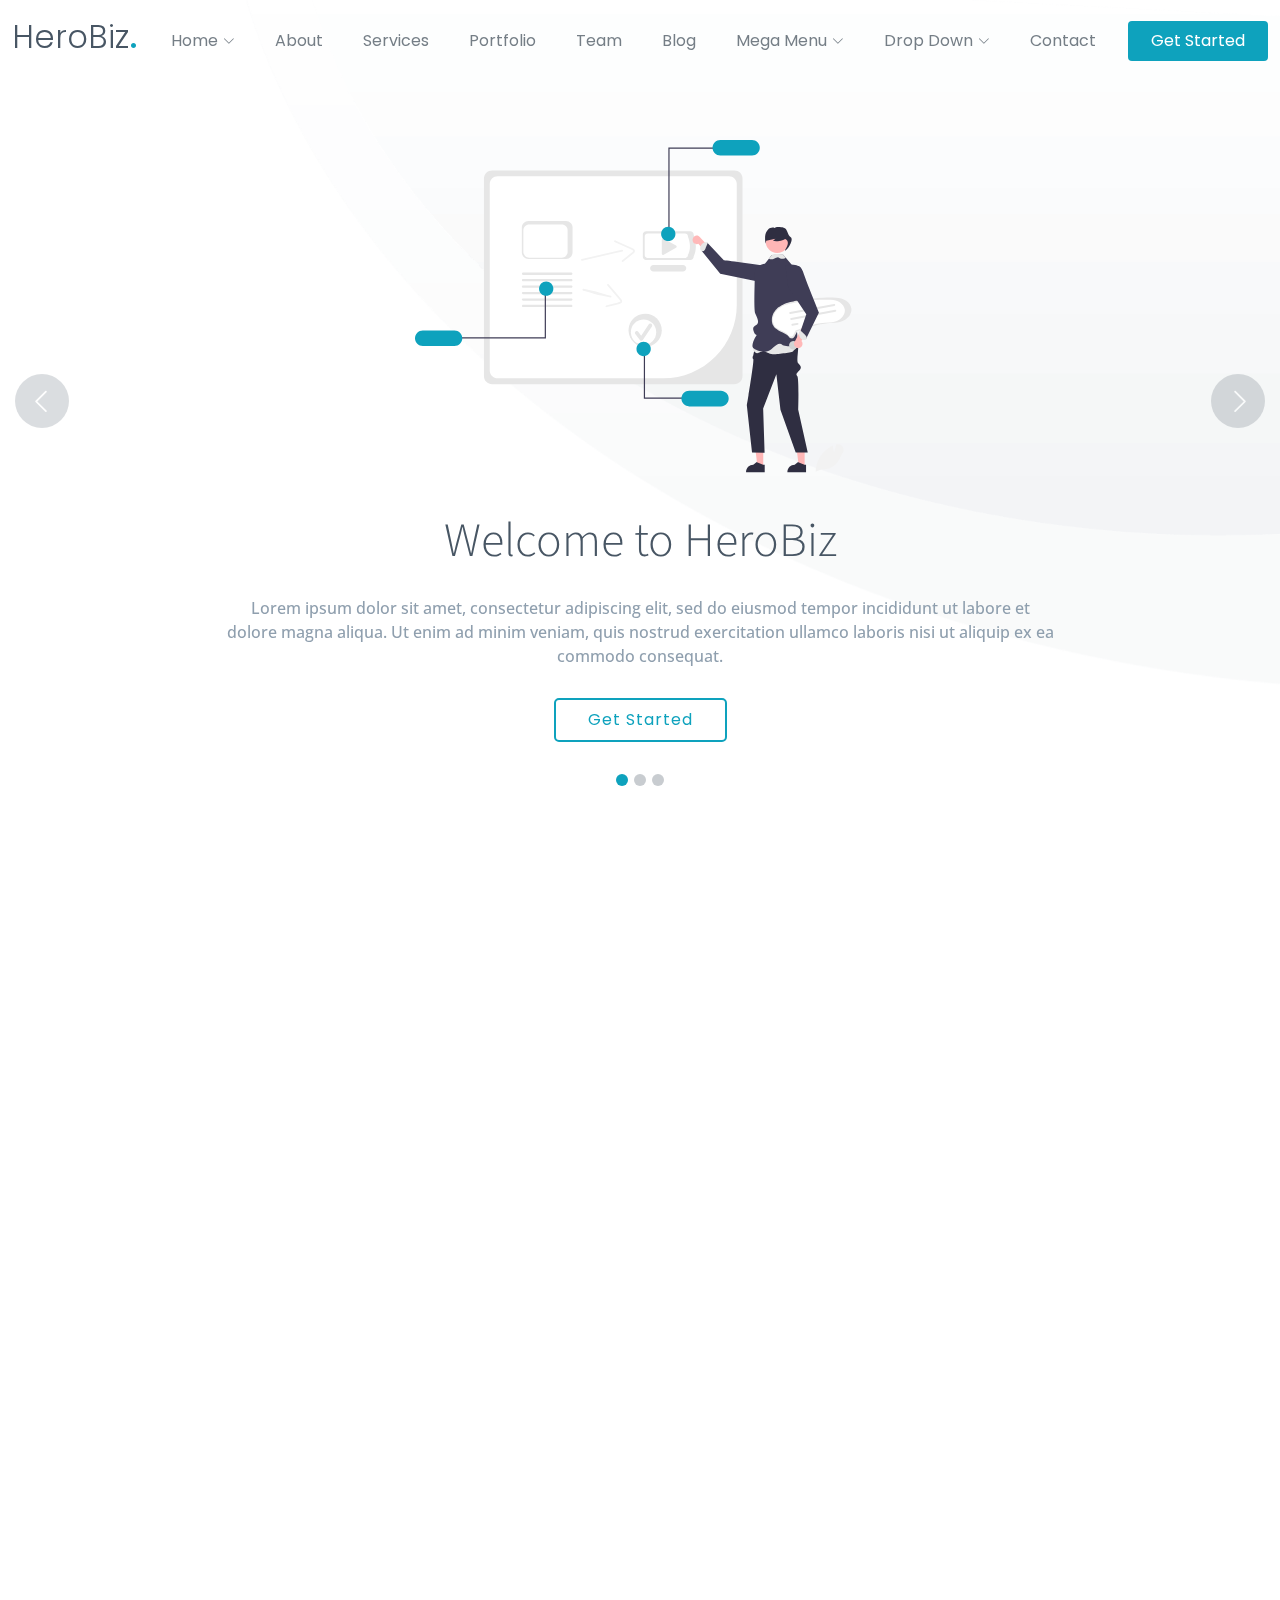
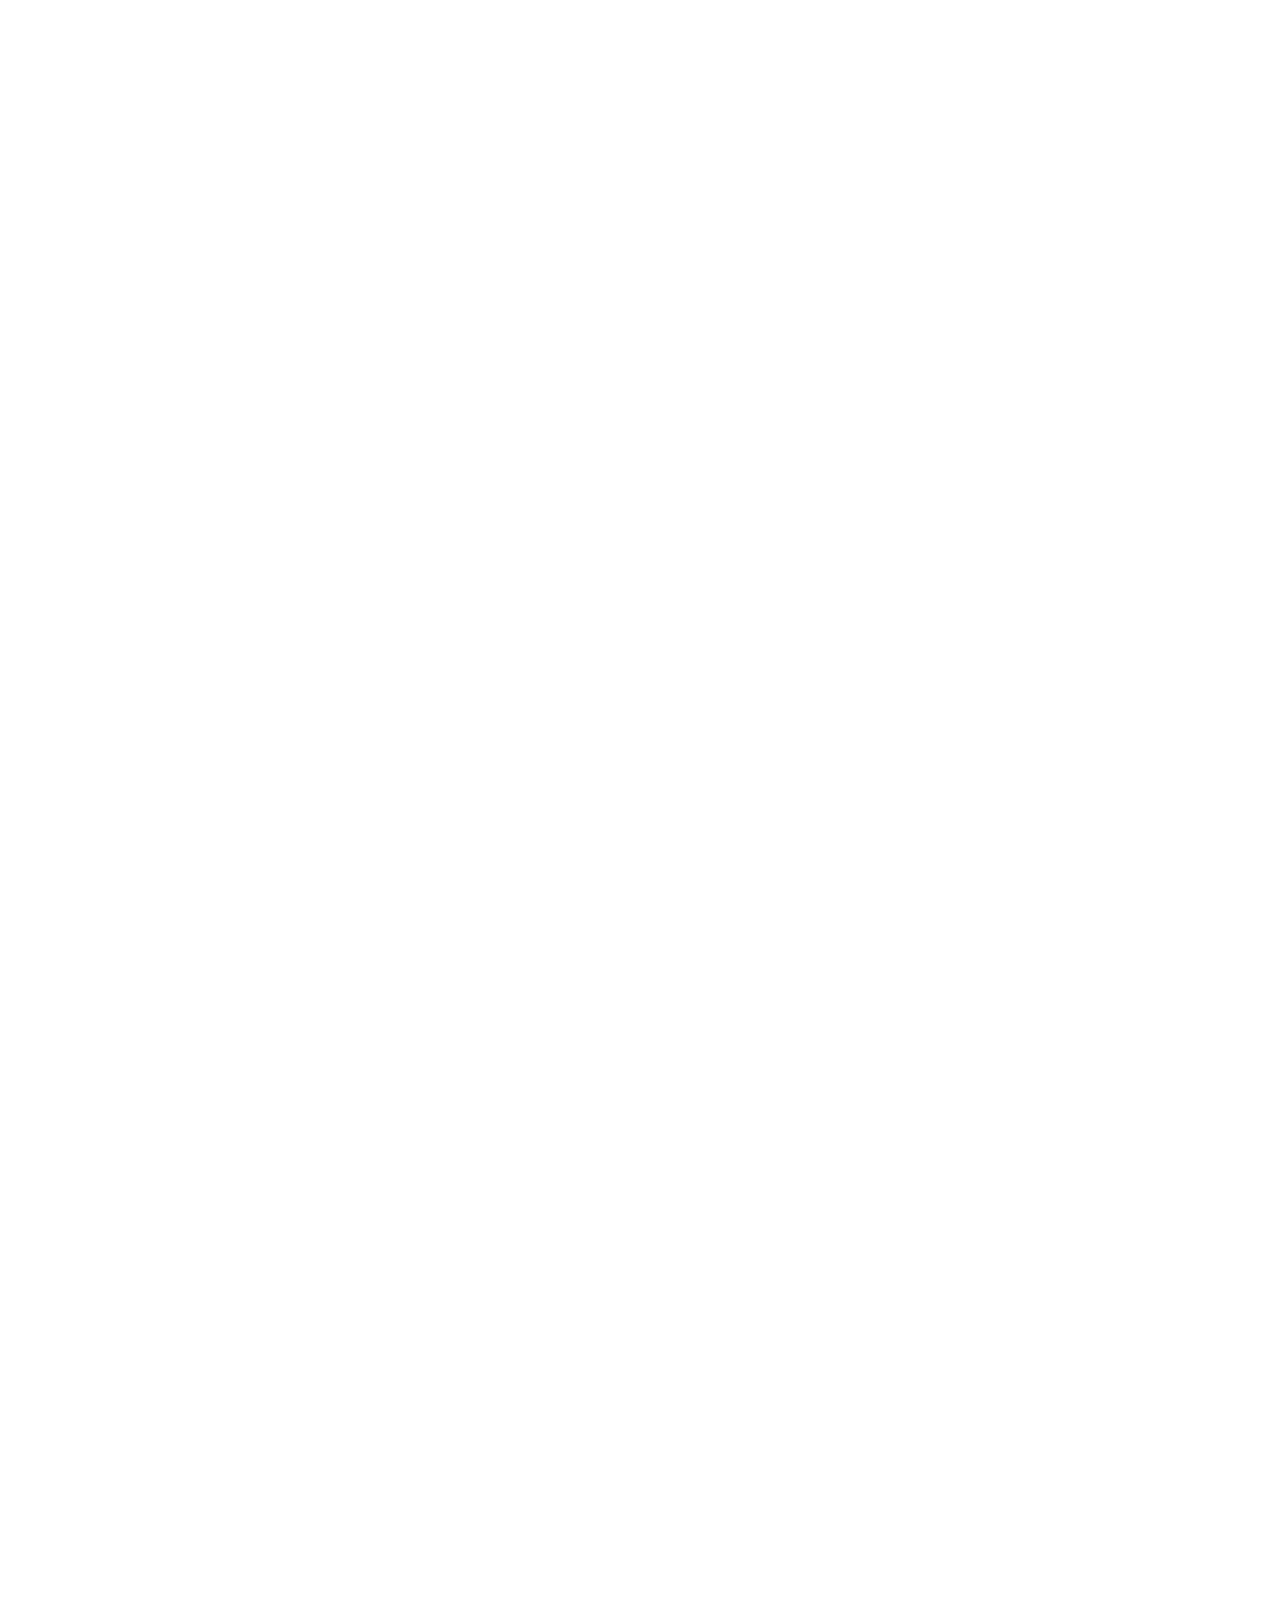
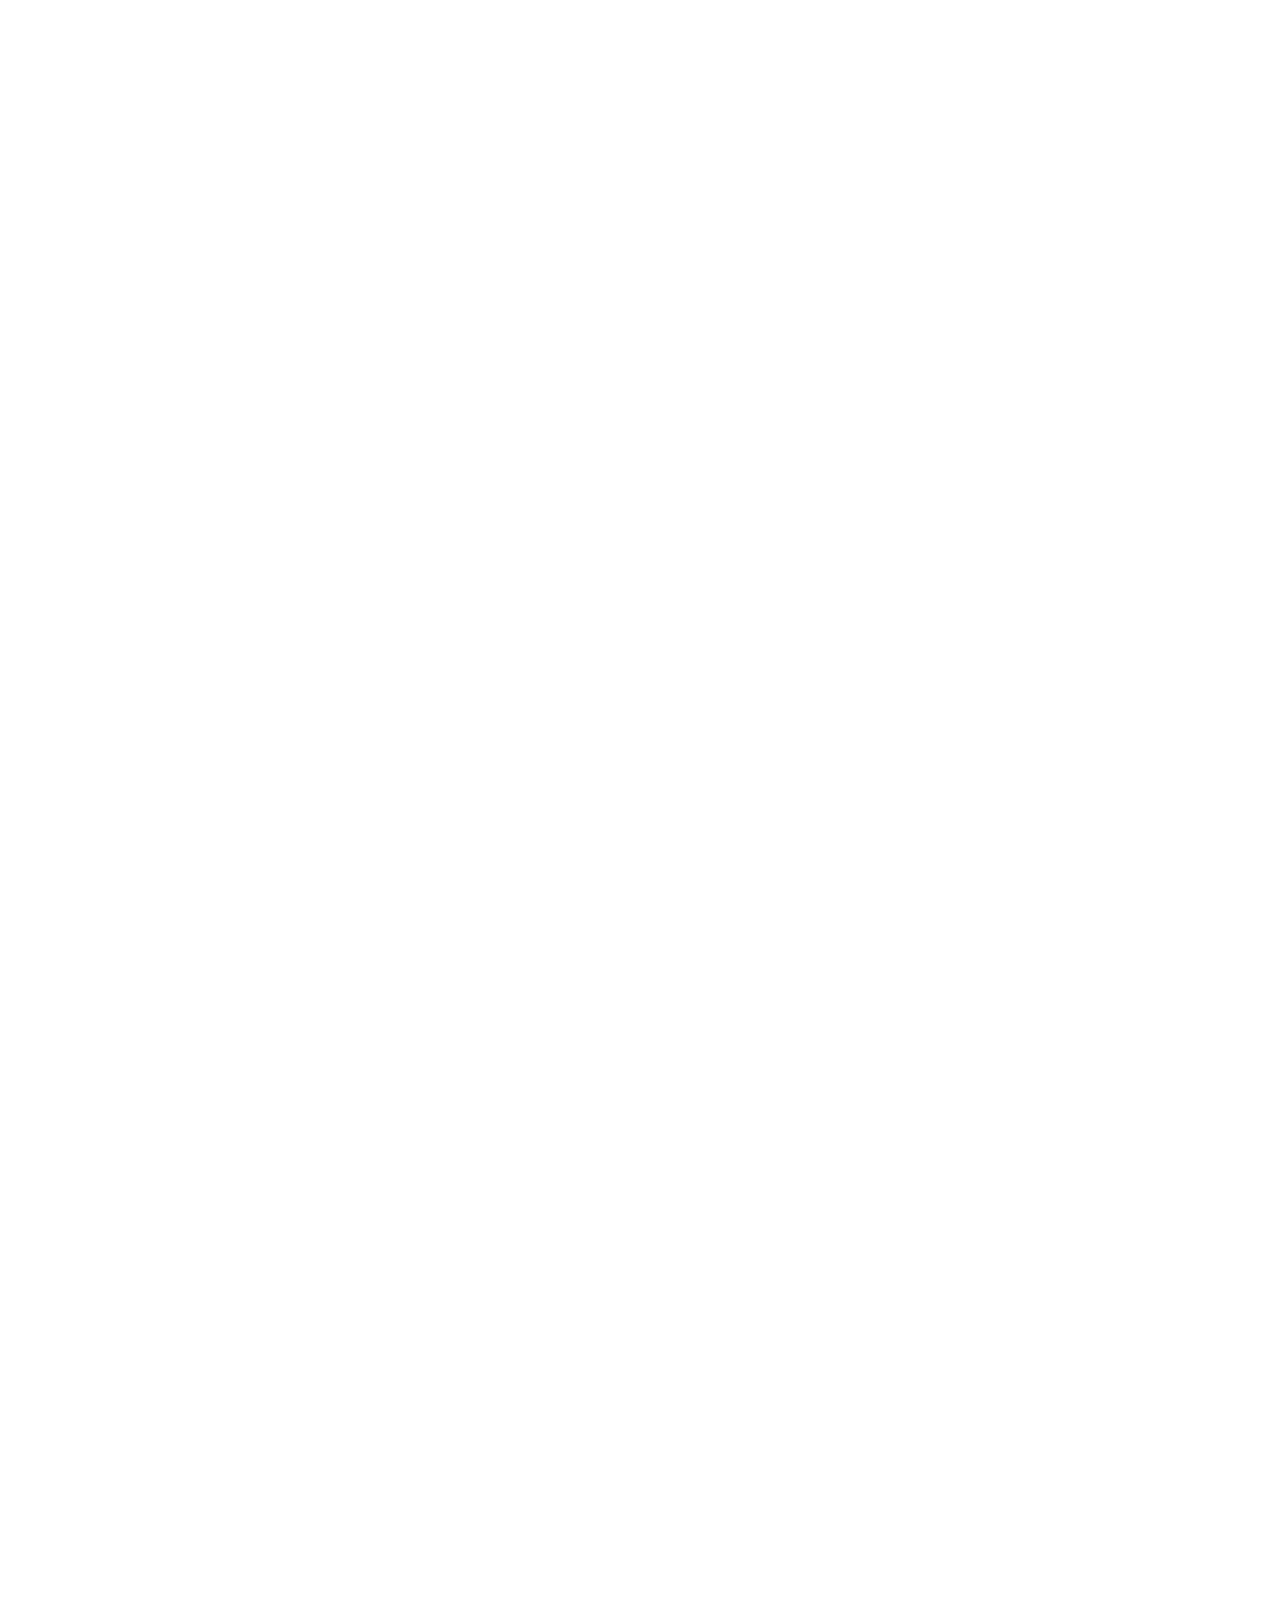
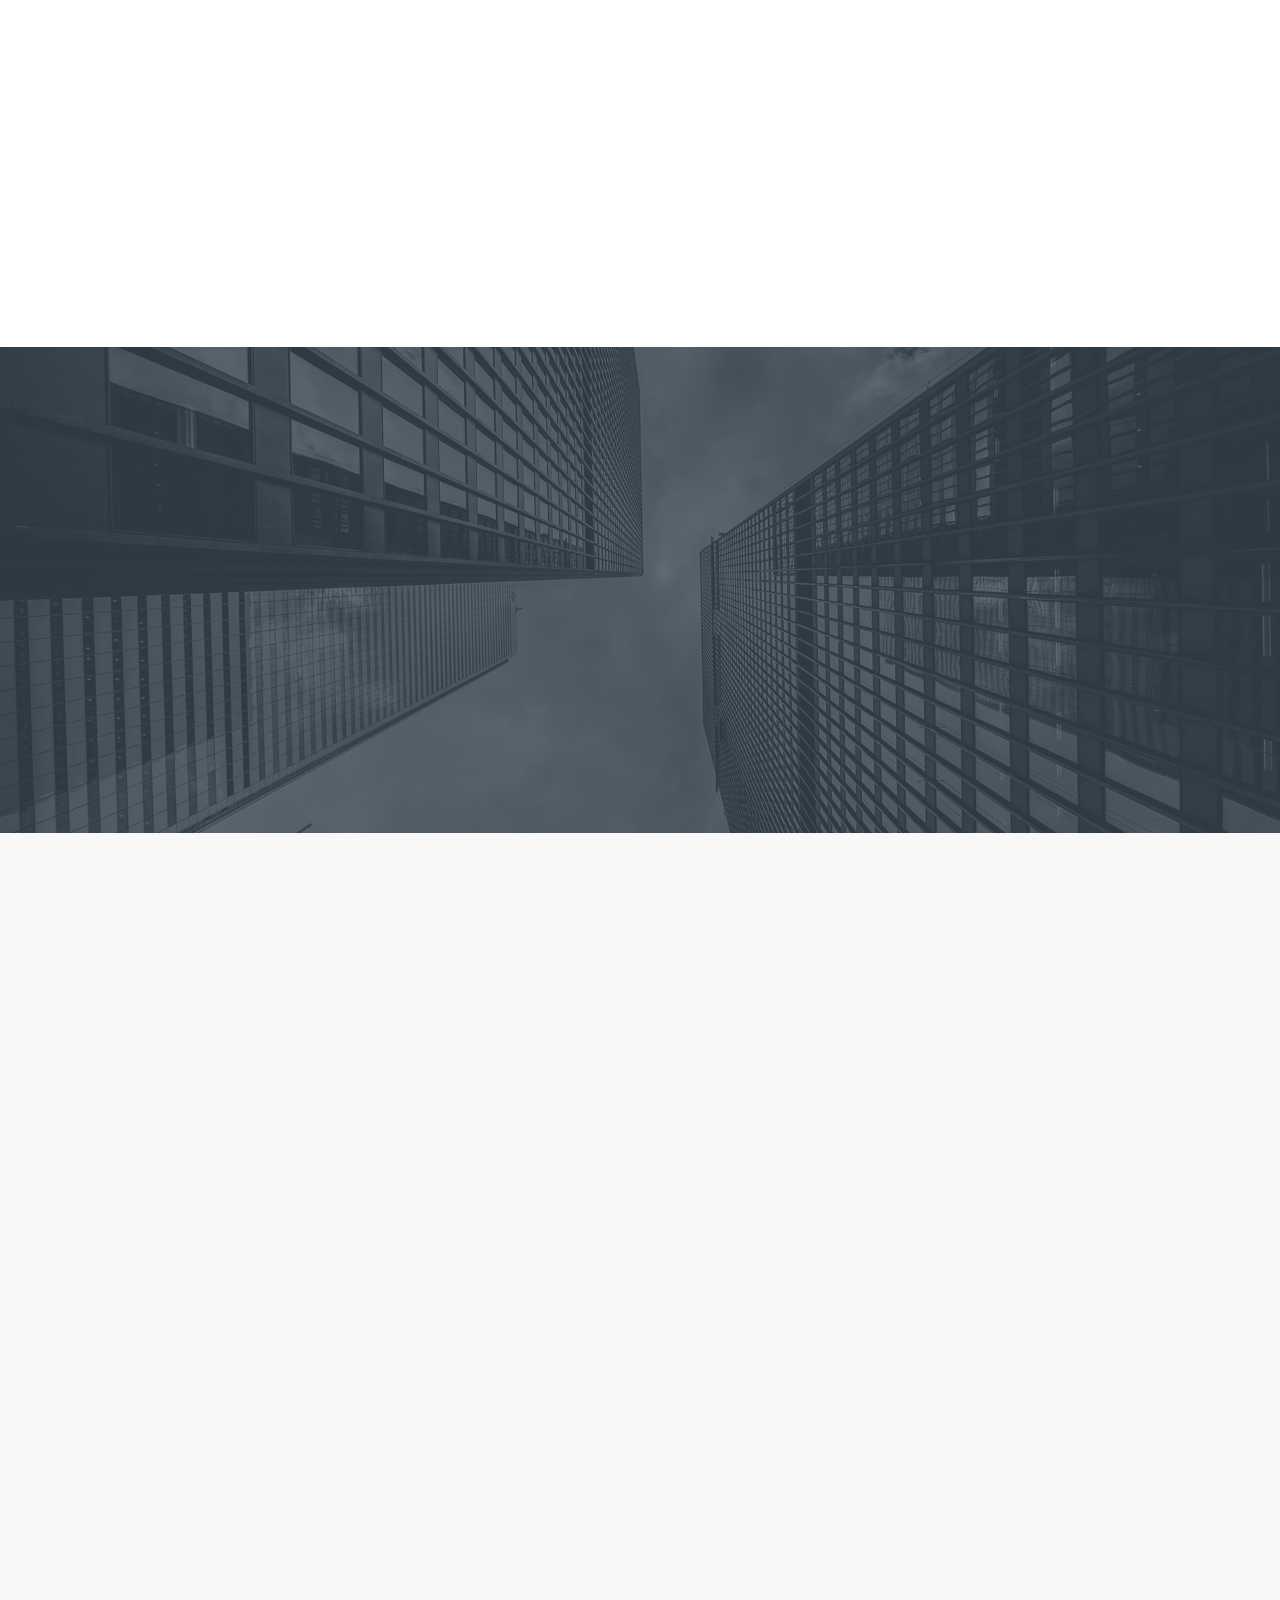
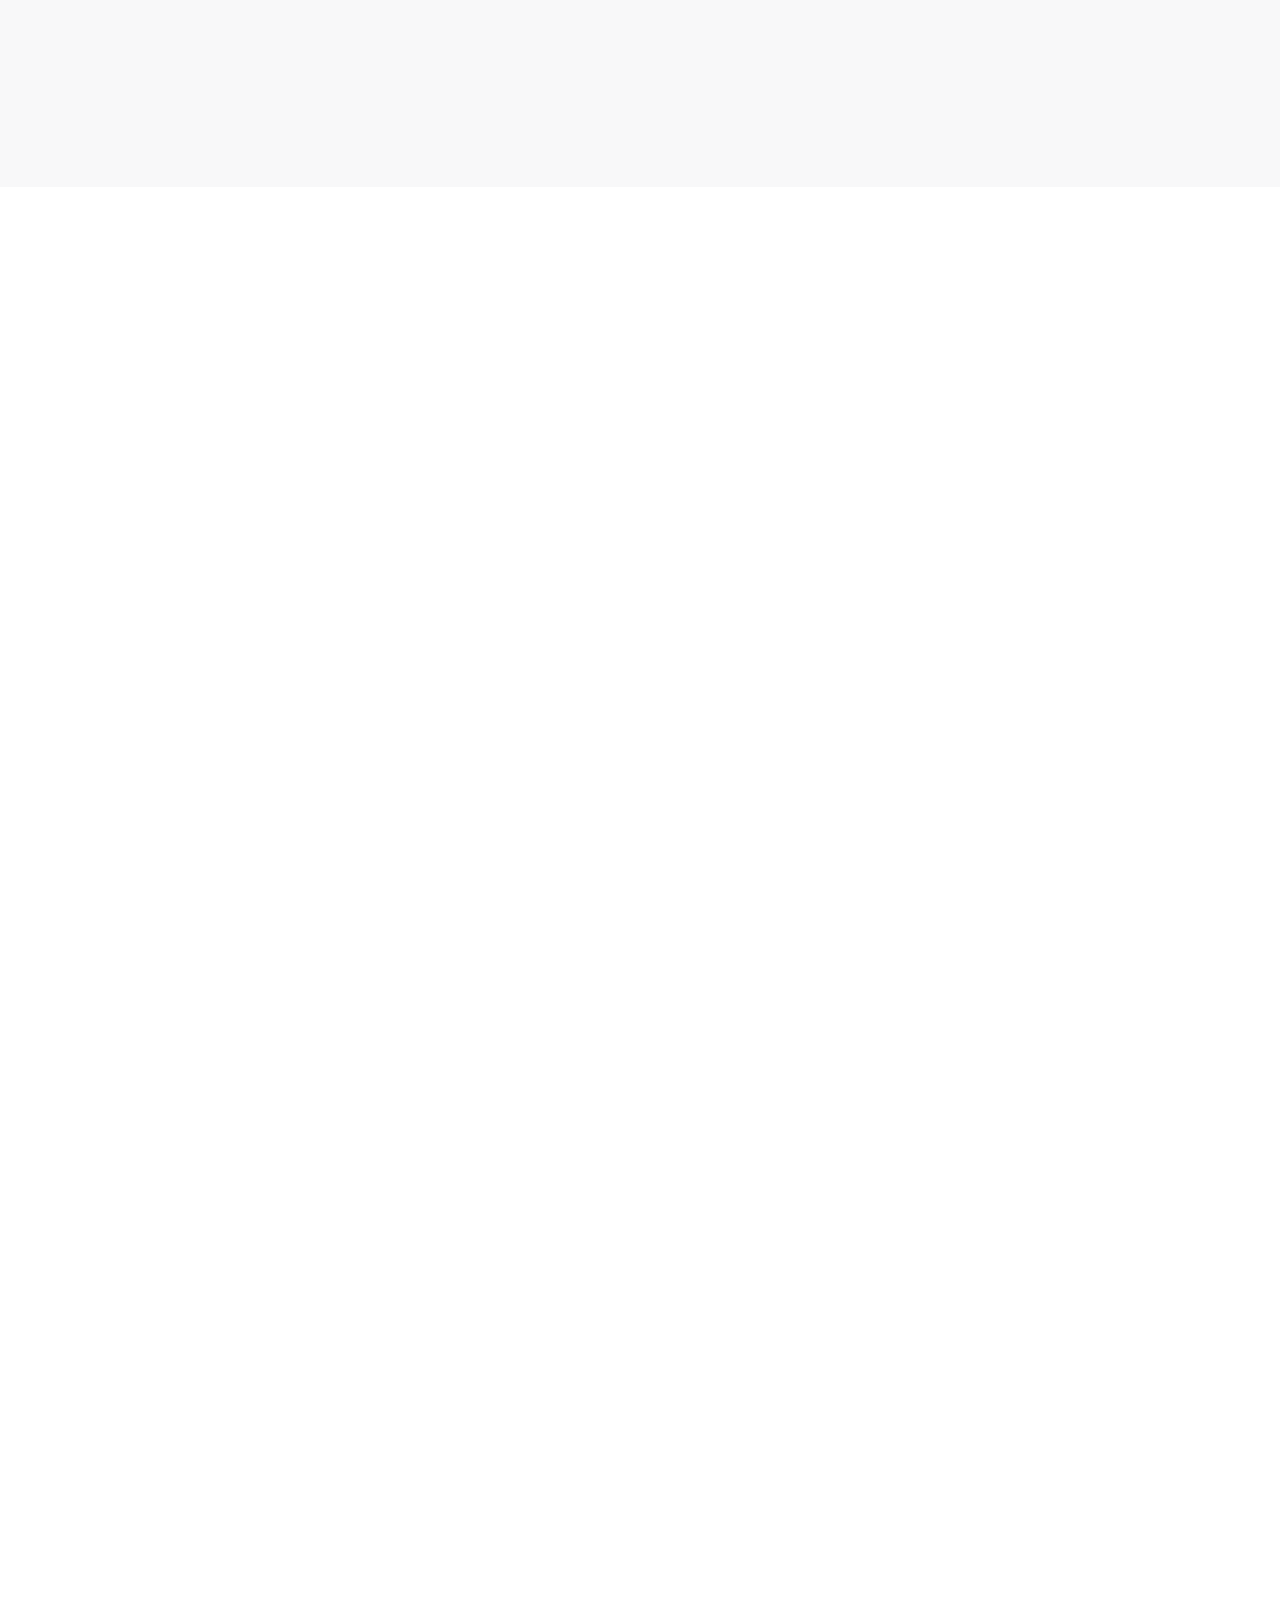
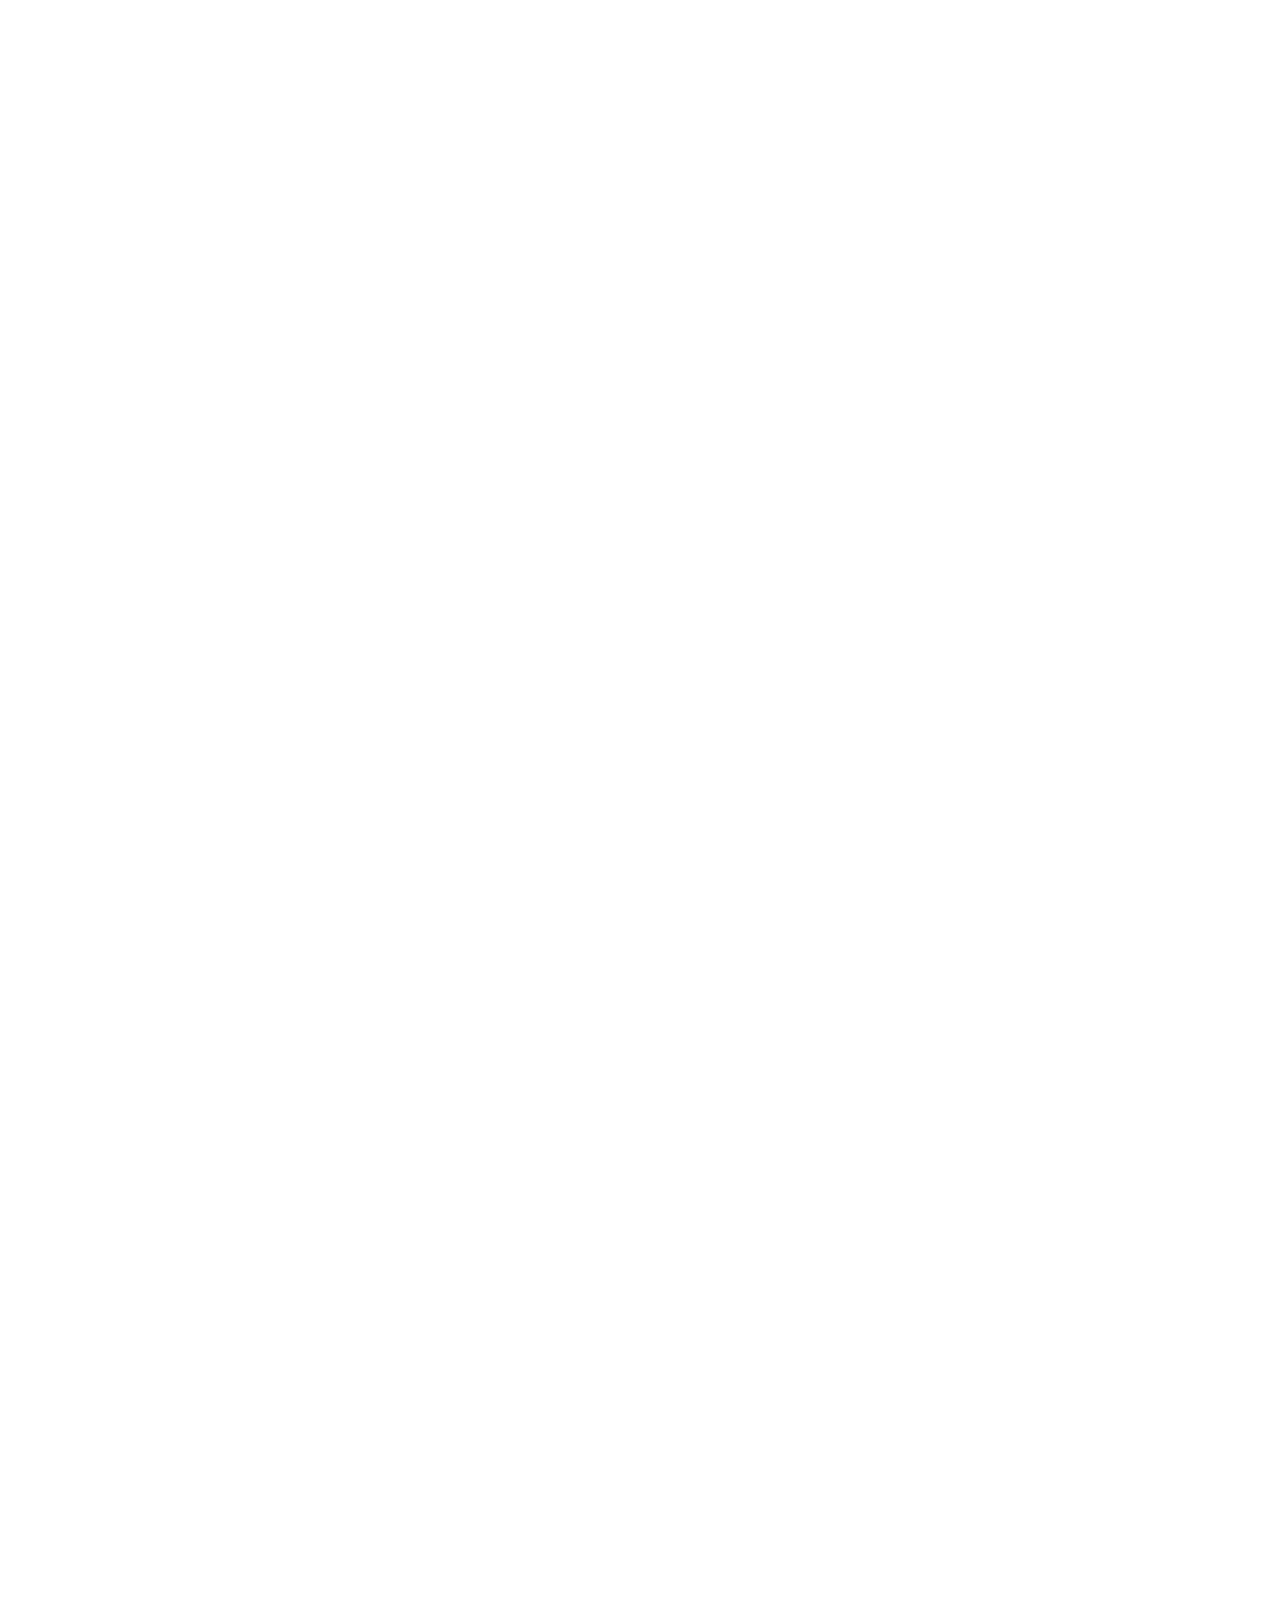
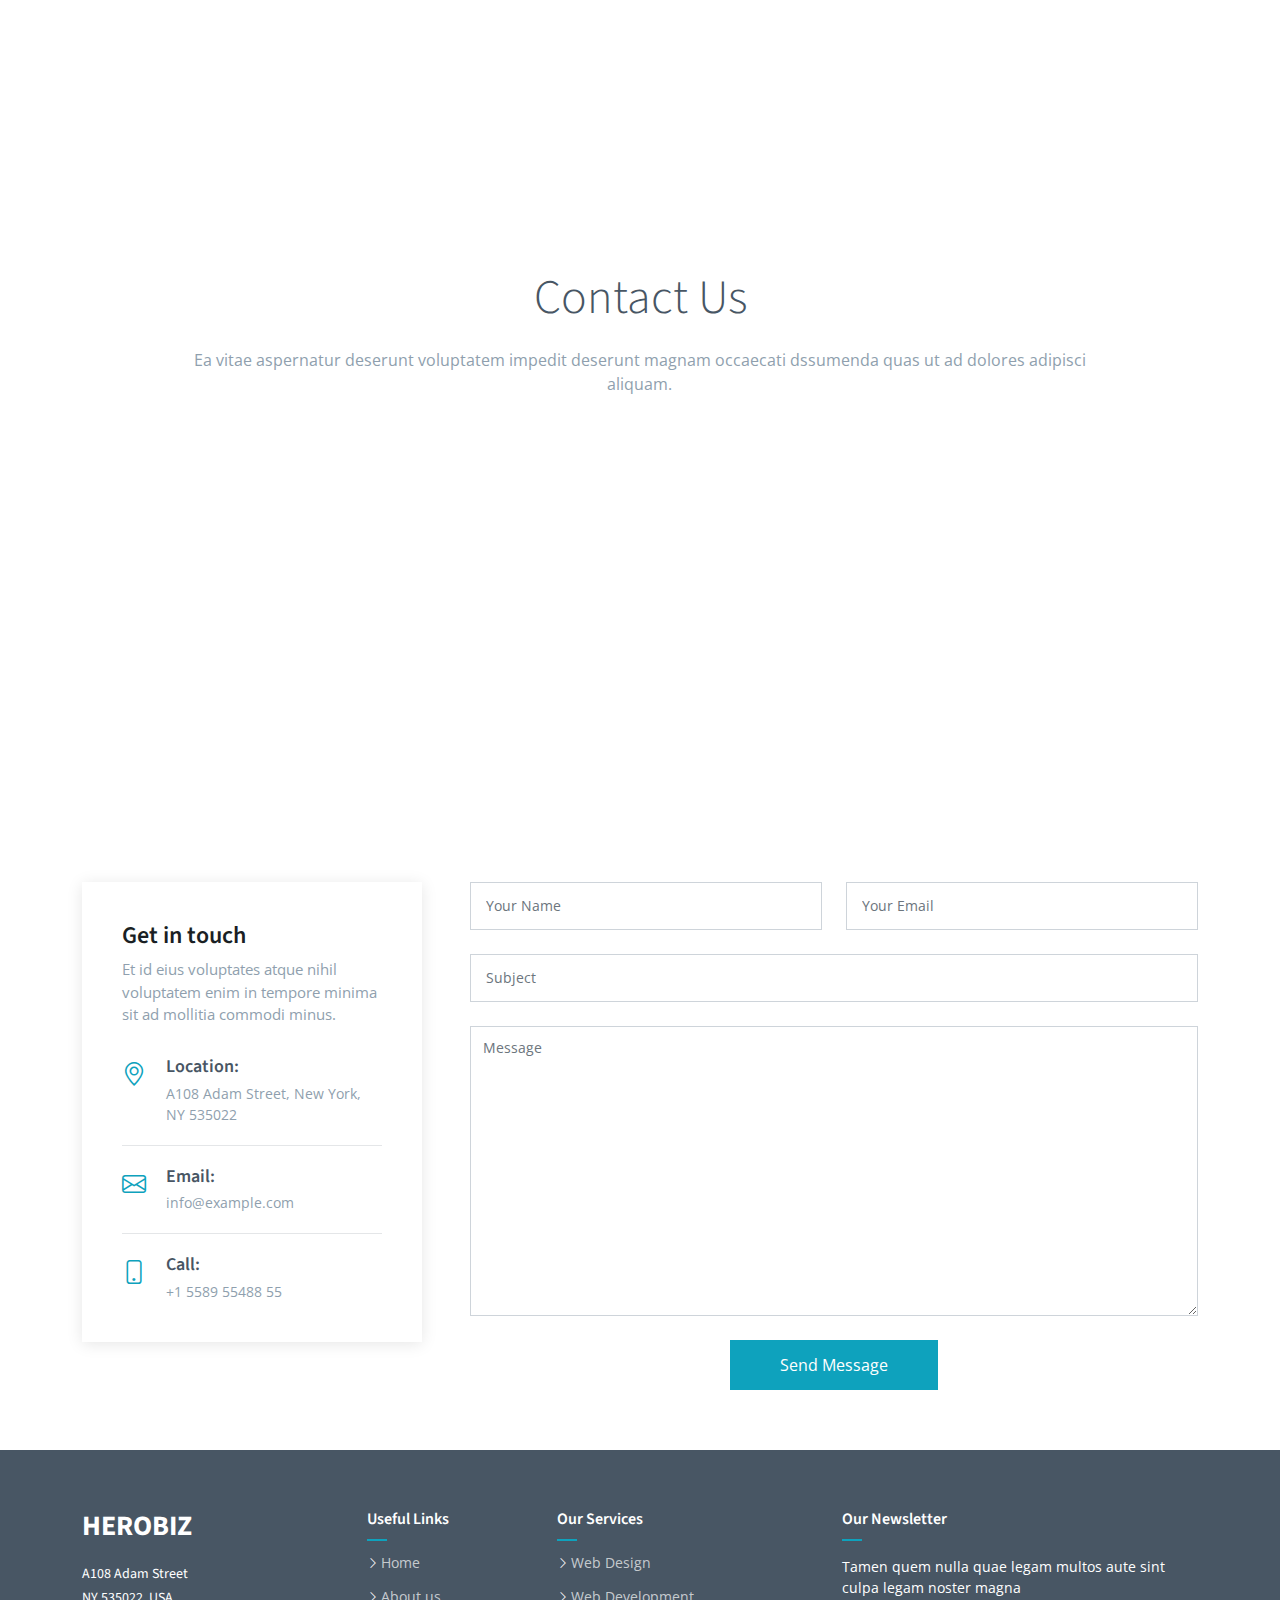
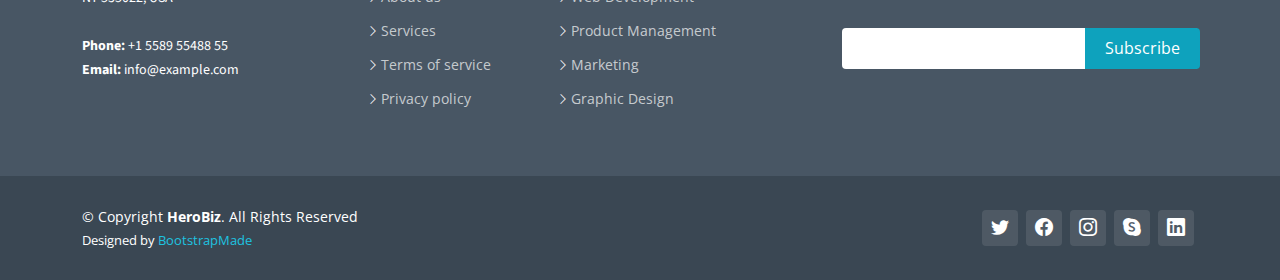
<file: index-2.html>
<!DOCTYPE html>
<html lang="en">

<head>
  <meta charset="utf-8">
  <meta content="width=device-width, initial-scale=1.0" name="viewport">

  <title>HeroBiz Bootstrap Template - Home 2</title>
  <meta content="" name="description">
  <meta content="" name="keywords">

  <!-- Favicons -->
  <link href="assets/img/favicon.png" rel="icon">
  <link href="assets/img/apple-touch-icon.png" rel="apple-touch-icon">

  <!-- Google Fonts -->
  <link rel="preconnect" href="https://fonts.googleapis.com">
  <link rel="preconnect" href="https://fonts.gstatic.com" crossorigin>
  <link href="https://fonts.googleapis.com/css2?family=Open+Sans:ital,wght@0,300;0,400;0,500;0,600;0,700;1,300;1,400;1,500;1,600;1,700&family=Poppins:ital,wght@0,300;0,400;0,500;0,600;0,700;1,300;1,400;1,500;1,600;1,700&family=Source+Sans+Pro:ital,wght@0,300;0,400;0,600;0,700;1,300;1,400;1,600;1,700&display=swap" rel="stylesheet">

  <!-- Vendor CSS Files -->
  <link href="assets/vendor/bootstrap/css/bootstrap.min.css" rel="stylesheet">
  <link href="assets/vendor/bootstrap-icons/bootstrap-icons.css" rel="stylesheet">
  <link href="assets/vendor/aos/aos.css" rel="stylesheet">
  <link href="assets/vendor/glightbox/css/glightbox.min.css" rel="stylesheet">
  <link href="assets/vendor/swiper/swiper-bundle.min.css" rel="stylesheet">

  <!-- Variables CSS Files. Uncomment your preferred color scheme -->
  <link href="assets/css/variables.css" rel="stylesheet">
  <!-- <link href="assets/css/variables-blue.css" rel="stylesheet"> -->
  <!-- <link href="assets/css/variables-green.css" rel="stylesheet"> -->
  <!-- <link href="assets/css/variables-orange.css" rel="stylesheet"> -->
  <!-- <link href="assets/css/variables-purple.css" rel="stylesheet"> -->
  <!-- <link href="assets/css/variables-red.css" rel="stylesheet"> -->
  <!-- <link href="assets/css/variables-pink.css" rel="stylesheet"> -->

  <!-- Template Main CSS File -->
  <link href="assets/css/main.css" rel="stylesheet">

  <!-- =======================================================
  * Template Name: HeroBiz
  * Updated: Mar 10 2023 with Bootstrap v5.2.3
  * Template URL: https://bootstrapmade.com/herobiz-bootstrap-business-template/
  * Author: BootstrapMade.com
  * License: https://bootstrapmade.com/license/
  ======================================================== -->
</head>

<body>

  <!-- ======= Header ======= -->
  <header id="header" class="header fixed-top" data-scrollto-offset="0">
    <div class="container-fluid d-flex align-items-center justify-content-between">

      <a href="index.html" class="logo d-flex align-items-center scrollto me-auto me-lg-0">
        <!-- Uncomment the line below if you also wish to use an image logo -->
        <!-- <img src="assets/img/logo.png" alt=""> -->
        <h1>HeroBiz<span>.</span></h1>
      </a>

      <nav id="navbar" class="navbar">
        <ul>

          <li class="dropdown"><a href="#"><span>Home</span> <i class="bi bi-chevron-down dropdown-indicator"></i></a>
            <ul>
              <li><a href="index.html">Home 1 - index.html</a></li>
              <li><a href="index-2.html" class="active">Home 2 - index-2.html</a></li>
              <li><a href="index-3.html">Home 3 - index-3.html</a></li>
              <li><a href="index-4.html">Home 4 - index-4.html</a></li>
            </ul>
          </li>

          <li><a class="nav-link scrollto" href="index.html#about">About</a></li>
          <li><a class="nav-link scrollto" href="index.html#services">Services</a></li>
          <li><a class="nav-link scrollto" href="index.html#portfolio">Portfolio</a></li>
          <li><a class="nav-link scrollto" href="index.html#team">Team</a></li>
          <li><a href="blog.html">Blog</a></li>
          <li class="dropdown megamenu"><a href="#"><span>Mega Menu</span> <i class="bi bi-chevron-down dropdown-indicator"></i></a>
            <ul>
              <li>
                <a href="#">Column 1 link 1</a>
                <a href="#">Column 1 link 2</a>
                <a href="#">Column 1 link 3</a>
              </li>
              <li>
                <a href="#">Column 2 link 1</a>
                <a href="#">Column 2 link 2</a>
                <a href="#">Column 3 link 3</a>
              </li>
              <li>
                <a href="#">Column 3 link 1</a>
                <a href="#">Column 3 link 2</a>
                <a href="#">Column 3 link 3</a>
              </li>
              <li>
                <a href="#">Column 4 link 1</a>
                <a href="#">Column 4 link 2</a>
                <a href="#">Column 4 link 3</a>
              </li>
            </ul>
          </li>
          <li class="dropdown"><a href="#"><span>Drop Down</span> <i class="bi bi-chevron-down dropdown-indicator"></i></a>
            <ul>
              <li><a href="#">Drop Down 1</a></li>
              <li class="dropdown"><a href="#"><span>Deep Drop Down</span> <i class="bi bi-chevron-down dropdown-indicator"></i></a>
                <ul>
                  <li><a href="#">Deep Drop Down 1</a></li>
                  <li><a href="#">Deep Drop Down 2</a></li>
                  <li><a href="#">Deep Drop Down 3</a></li>
                  <li><a href="#">Deep Drop Down 4</a></li>
                  <li><a href="#">Deep Drop Down 5</a></li>
                </ul>
              </li>
              <li><a href="#">Drop Down 2</a></li>
              <li><a href="#">Drop Down 3</a></li>
              <li><a href="#">Drop Down 4</a></li>
            </ul>
          </li>
          <li><a class="nav-link scrollto" href="index.html#contact">Contact</a></li>
        </ul>
        <i class="bi bi-list mobile-nav-toggle d-none"></i>
      </nav><!-- .navbar -->

      <a class="btn-getstarted scrollto" href="index.html#about">Get Started</a>

    </div>
  </header><!-- End Header -->

  <!-- ======= Hero Section ======= -->
  <section id="hero" class="hero carousel  carousel-fade" data-bs-ride="carousel" data-bs-interval="5000">

    <div class="carousel-inner">
      <div class="carousel-item active">
        <div class="container">
          <div class="row justify-content-center gy-6">

            <div class="col-lg-5 col-md-8">
              <img src="assets/img/hero-carousel/hero-carousel-1.svg" alt="" class="img-fluid img">
            </div>

            <div class="col-lg-9 text-center">
              <h2>Welcome to HeroBiz</h2>
              <p>Lorem ipsum dolor sit amet, consectetur adipiscing elit, sed do eiusmod tempor incididunt ut labore et dolore magna aliqua. Ut enim ad minim veniam, quis nostrud exercitation ullamco laboris nisi ut aliquip ex ea commodo consequat.</p>
              <a href="#featured-services" class="btn-get-started scrollto ">Get Started</a>
            </div>

          </div>
        </div>
      </div><!-- End Carousel Item -->

      <div class="carousel-item">
        <div class="container">
          <div class="row justify-content-center gy-6">

            <div class="col-lg-5 col-md-8">
              <img src="assets/img/hero-carousel/hero-carousel-2.svg" alt="" class="img-fluid img">
            </div>

            <div class="col-lg-9 text-center">
              <h2>At vero eos et accusamus</h2>
              <p>Nam libero tempore, cum soluta nobis est eligendi optio cumque nihil impedit quo minus id quod maxime placeat facere possimus, omnis voluptas assumenda est, omnis dolor repellendus. Temporibus autem quibusdam et aut officiis debitis aut.</p>
              <a href="#featured-services" class="btn-get-started scrollto ">Get Started</a>
            </div>

          </div>
        </div>
      </div><!-- End Carousel Item -->

      <div class="carousel-item">
        <div class="container">
          <div class="row justify-content-center gy-6">

            <div class="col-lg-5 col-md-8">
              <img src="assets/img/hero-carousel/hero-carousel-3.svg" alt="" class="img-fluid img">
            </div>

            <div class="col-lg-9 text-center">
              <h2>Temporibus autem quibusdam</h2>
              <p>Beatae vitae dicta sunt explicabo. Nemo enim ipsam voluptatem quia voluptas sit aspernatur aut odit aut fugit, sed quia consequuntur magni dolores eos qui ratione voluptatem sequi nesciunt omnis iste natus error sit voluptatem accusantium.</p>
              <a href="#featured-services" class="btn-get-started scrollto ">Get Started</a>
            </div>

          </div>
        </div>
      </div><!-- End Carousel Item -->
    </div>

    <a class="carousel-control-prev" href="#hero" role="button" data-bs-slide="prev">
      <span class="carousel-control-prev-icon bi bi-chevron-left" aria-hidden="true"></span>
    </a>

    <a class="carousel-control-next" href="#hero" role="button" data-bs-slide="next">
      <span class="carousel-control-next-icon bi bi-chevron-right" aria-hidden="true"></span>
    </a>

    <ol class="carousel-indicators"></ol>

  </section><!-- End Hero Section -->

  <main id="main">

    <!-- ======= Featured Services Section ======= -->
    <section id="featured-services" class="featured-services">
      <div class="container">

        <div class="row gy-4">

          <div class="col-xl-3 col-md-6 d-flex" data-aos="zoom-out">
            <div class="service-item position-relative">
              <div class="icon"><i class="bi bi-activity icon"></i></div>
              <h4><a href="" class="stretched-link">Lorem Ipsum</a></h4>
              <p>Voluptatum deleniti atque corrupti quos dolores et quas molestias excepturi</p>
            </div>
          </div><!-- End Service Item -->

          <div class="col-xl-3 col-md-6 d-flex" data-aos="zoom-out" data-aos-delay="200">
            <div class="service-item position-relative">
              <div class="icon"><i class="bi bi-bounding-box-circles icon"></i></div>
              <h4><a href="" class="stretched-link">Sed ut perspici</a></h4>
              <p>Duis aute irure dolor in reprehenderit in voluptate velit esse cillum dolore</p>
            </div>
          </div><!-- End Service Item -->

          <div class="col-xl-3 col-md-6 d-flex" data-aos="zoom-out" data-aos-delay="400">
            <div class="service-item position-relative">
              <div class="icon"><i class="bi bi-calendar4-week icon"></i></div>
              <h4><a href="" class="stretched-link">Magni Dolores</a></h4>
              <p>Excepteur sint occaecat cupidatat non proident, sunt in culpa qui officia</p>
            </div>
          </div><!-- End Service Item -->

          <div class="col-xl-3 col-md-6 d-flex" data-aos="zoom-out" data-aos-delay="600">
            <div class="service-item position-relative">
              <div class="icon"><i class="bi bi-broadcast icon"></i></div>
              <h4><a href="" class="stretched-link">Nemo Enim</a></h4>
              <p>At vero eos et accusamus et iusto odio dignissimos ducimus qui blanditiis</p>
            </div>
          </div><!-- End Service Item -->

        </div>

      </div>
    </section><!-- End Featured Services Section -->

    <!-- ======= About Section ======= -->
    <section id="about" class="about">
      <div class="container" data-aos="fade-up">

        <div class="section-header">
          <h2>About Us</h2>
          <p>Architecto nobis eos vel nam quidem vitae temporibus voluptates qui hic deserunt iusto omnis nam voluptas asperiores sequi tenetur dolores incidunt enim voluptatem magnam cumque fuga.</p>
        </div>

        <div class="row g-4 g-lg-5" data-aos="fade-up" data-aos-delay="200">

          <div class="col-lg-5">
            <div class="about-img">
              <img src="assets/img/about.jpg" class="img-fluid" alt="">
            </div>
          </div>

          <div class="col-lg-7">
            <h3 class="pt-0 pt-lg-5">Neque officiis dolore maiores et exercitationem quae est seda lidera pat claero</h3>

            <!-- Tabs -->
            <ul class="nav nav-pills mb-3">
              <li><a class="nav-link active" data-bs-toggle="pill" href="#tab1">Saepe fuga</a></li>
              <li><a class="nav-link" data-bs-toggle="pill" href="#tab2">Voluptates</a></li>
              <li><a class="nav-link" data-bs-toggle="pill" href="#tab3">Corrupti</a></li>
            </ul><!-- End Tabs -->

            <!-- Tab Content -->
            <div class="tab-content">

              <div class="tab-pane fade show active" id="tab1">

                <p class="fst-italic">Consequuntur inventore voluptates consequatur aut vel et. Eos doloribus expedita. Sapiente atque consequatur minima nihil quae aspernatur quo suscipit voluptatem.</p>

                <div class="d-flex align-items-center mt-4">
                  <i class="bi bi-check2"></i>
                  <h4>Repudiandae rerum velit modi et officia quasi facilis</h4>
                </div>
                <p>Laborum omnis voluptates voluptas qui sit aliquam blanditiis. Sapiente minima commodi dolorum non eveniet magni quaerat nemo et.</p>

                <div class="d-flex align-items-center mt-4">
                  <i class="bi bi-check2"></i>
                  <h4>Incidunt non veritatis illum ea ut nisi</h4>
                </div>
                <p>Non quod totam minus repellendus autem sint velit. Rerum debitis facere soluta tenetur. Iure molestiae assumenda sunt qui inventore eligendi voluptates nisi at. Dolorem quo tempora. Quia et perferendis.</p>

                <div class="d-flex align-items-center mt-4">
                  <i class="bi bi-check2"></i>
                  <h4>Omnis ab quia nemo dignissimos rem eum quos..</h4>
                </div>
                <p>Eius alias aut cupiditate. Dolor voluptates animi ut blanditiis quos nam. Magnam officia aut ut alias quo explicabo ullam esse. Sunt magnam et dolorem eaque magnam odit enim quaerat. Vero error error voluptatem eum.</p>

              </div><!-- End Tab 1 Content -->

              <div class="tab-pane fade show" id="tab2">

                <p class="fst-italic">Consequuntur inventore voluptates consequatur aut vel et. Eos doloribus expedita. Sapiente atque consequatur minima nihil quae aspernatur quo suscipit voluptatem.</p>

                <div class="d-flex align-items-center mt-4">
                  <i class="bi bi-check2"></i>
                  <h4>Repudiandae rerum velit modi et officia quasi facilis</h4>
                </div>
                <p>Laborum omnis voluptates voluptas qui sit aliquam blanditiis. Sapiente minima commodi dolorum non eveniet magni quaerat nemo et.</p>

                <div class="d-flex align-items-center mt-4">
                  <i class="bi bi-check2"></i>
                  <h4>Incidunt non veritatis illum ea ut nisi</h4>
                </div>
                <p>Non quod totam minus repellendus autem sint velit. Rerum debitis facere soluta tenetur. Iure molestiae assumenda sunt qui inventore eligendi voluptates nisi at. Dolorem quo tempora. Quia et perferendis.</p>

                <div class="d-flex align-items-center mt-4">
                  <i class="bi bi-check2"></i>
                  <h4>Omnis ab quia nemo dignissimos rem eum quos..</h4>
                </div>
                <p>Eius alias aut cupiditate. Dolor voluptates animi ut blanditiis quos nam. Magnam officia aut ut alias quo explicabo ullam esse. Sunt magnam et dolorem eaque magnam odit enim quaerat. Vero error error voluptatem eum.</p>

              </div><!-- End Tab 2 Content -->

              <div class="tab-pane fade show" id="tab3">

                <p class="fst-italic">Consequuntur inventore voluptates consequatur aut vel et. Eos doloribus expedita. Sapiente atque consequatur minima nihil quae aspernatur quo suscipit voluptatem.</p>

                <div class="d-flex align-items-center mt-4">
                  <i class="bi bi-check2"></i>
                  <h4>Repudiandae rerum velit modi et officia quasi facilis</h4>
                </div>
                <p>Laborum omnis voluptates voluptas qui sit aliquam blanditiis. Sapiente minima commodi dolorum non eveniet magni quaerat nemo et.</p>

                <div class="d-flex align-items-center mt-4">
                  <i class="bi bi-check2"></i>
                  <h4>Incidunt non veritatis illum ea ut nisi</h4>
                </div>
                <p>Non quod totam minus repellendus autem sint velit. Rerum debitis facere soluta tenetur. Iure molestiae assumenda sunt qui inventore eligendi voluptates nisi at. Dolorem quo tempora. Quia et perferendis.</p>

                <div class="d-flex align-items-center mt-4">
                  <i class="bi bi-check2"></i>
                  <h4>Omnis ab quia nemo dignissimos rem eum quos..</h4>
                </div>
                <p>Eius alias aut cupiditate. Dolor voluptates animi ut blanditiis quos nam. Magnam officia aut ut alias quo explicabo ullam esse. Sunt magnam et dolorem eaque magnam odit enim quaerat. Vero error error voluptatem eum.</p>

              </div><!-- End Tab 3 Content -->

            </div>

          </div>

        </div>

      </div>
    </section><!-- End About Section -->

    <!-- ======= Clients Section ======= -->
    <section id="clients" class="clients">
      <div class="container" data-aos="zoom-out">

        <div class="clients-slider swiper">
          <div class="swiper-wrapper align-items-center">
            <div class="swiper-slide"><img src="assets/img/clients/client-1.png" class="img-fluid" alt=""></div>
            <div class="swiper-slide"><img src="assets/img/clients/client-2.png" class="img-fluid" alt=""></div>
            <div class="swiper-slide"><img src="assets/img/clients/client-3.png" class="img-fluid" alt=""></div>
            <div class="swiper-slide"><img src="assets/img/clients/client-4.png" class="img-fluid" alt=""></div>
            <div class="swiper-slide"><img src="assets/img/clients/client-5.png" class="img-fluid" alt=""></div>
            <div class="swiper-slide"><img src="assets/img/clients/client-6.png" class="img-fluid" alt=""></div>
            <div class="swiper-slide"><img src="assets/img/clients/client-7.png" class="img-fluid" alt=""></div>
            <div class="swiper-slide"><img src="assets/img/clients/client-8.png" class="img-fluid" alt=""></div>
          </div>
        </div>

      </div>
    </section><!-- End Clients Section -->

    <!-- ======= Call To Action Section ======= -->
    <section id="cta" class="cta">
      <div class="container" data-aos="zoom-out">

        <div class="row g-5">

          <div class="col-lg-8 col-md-6 content d-flex flex-column justify-content-center order-last order-md-first">
            <h3>Alias sunt quas <em>Cupiditate</em> oluptas hic minima</h3>
            <p> Duis aute irure dolor in reprehenderit in voluptate velit esse cillum dolore eu fugiat nulla pariatur. Excepteur sint occaecat cupidatat non proident, sunt in culpa qui officia deserunt mollit anim id est laborum.</p>
            <a class="cta-btn align-self-start" href="#">Call To Action</a>
          </div>

          <div class="col-lg-4 col-md-6 order-first order-md-last d-flex align-items-center">
            <div class="img">
              <img src="assets/img/cta.jpg" alt="" class="img-fluid">
            </div>
          </div>

        </div>

      </div>
    </section><!-- End Call To Action Section -->

    <!-- ======= On Focus Section ======= -->
    <section id="onfocus" class="onfocus">
      <div class="container-fluid p-0" data-aos="fade-up">

        <div class="row g-0">
          <div class="col-lg-6 video-play position-relative">
            <a href="https://www.youtube.com/watch?v=LXb3EKWsInQ" class="glightbox play-btn"></a>
          </div>
          <div class="col-lg-6">
            <div class="content d-flex flex-column justify-content-center h-100">
              <h3>Voluptatem dignissimos provident quasi corporis</h3>
              <p class="fst-italic">
                Lorem ipsum dolor sit amet, consectetur adipiscing elit, sed do eiusmod tempor incididunt ut labore et dolore
                magna aliqua.
              </p>
              <ul>
                <li><i class="bi bi-check-circle"></i> Ullamco laboris nisi ut aliquip ex ea commodo consequat.</li>
                <li><i class="bi bi-check-circle"></i> Duis aute irure dolor in reprehenderit in voluptate velit.</li>
                <li><i class="bi bi-check-circle"></i> Ullamco laboris nisi ut aliquip ex ea commodo consequat. Duis aute irure dolor in reprehenderit in voluptate trideta storacalaperda mastiro dolore eu fugiat nulla pariatur.</li>
              </ul>
              <a href="#" class="read-more align-self-start"><span>Read More</span><i class="bi bi-arrow-right"></i></a>
            </div>
          </div>
        </div>

      </div>
    </section><!-- End On Focus Section -->

    <!-- ======= Features Section ======= -->
    <section id="features" class="features">
      <div class="container" data-aos="fade-up">

        <ul class="nav nav-tabs row gy-4 d-flex">

          <li class="nav-item col-6 col-md-4 col-lg-2">
            <a class="nav-link active show" data-bs-toggle="tab" data-bs-target="#tab-1">
              <i class="bi bi-binoculars color-cyan"></i>
              <h4>Modinest</h4>
            </a>
          </li><!-- End Tab 1 Nav -->

          <li class="nav-item col-6 col-md-4 col-lg-2">
            <a class="nav-link" data-bs-toggle="tab" data-bs-target="#tab-2">
              <i class="bi bi-box-seam color-indigo"></i>
              <h4>Undaesenti</h4>
            </a>
          </li><!-- End Tab 2 Nav -->

          <li class="nav-item col-6 col-md-4 col-lg-2">
            <a class="nav-link" data-bs-toggle="tab" data-bs-target="#tab-3">
              <i class="bi bi-brightness-high color-teal"></i>
              <h4>Pariatur</h4>
            </a>
          </li><!-- End Tab 3 Nav -->

          <li class="nav-item col-6 col-md-4 col-lg-2">
            <a class="nav-link" data-bs-toggle="tab" data-bs-target="#tab-4">
              <i class="bi bi-command color-red"></i>
              <h4>Nostrum</h4>
            </a>
          </li><!-- End Tab 4 Nav -->

          <li class="nav-item col-6 col-md-4 col-lg-2">
            <a class="nav-link" data-bs-toggle="tab" data-bs-target="#tab-5">
              <i class="bi bi-easel color-blue"></i>
              <h4>Adipiscing</h4>
            </a>
          </li><!-- End Tab 5 Nav -->

          <li class="nav-item col-6 col-md-4 col-lg-2">
            <a class="nav-link" data-bs-toggle="tab" data-bs-target="#tab-6">
              <i class="bi bi-map color-orange"></i>
              <h4>Reprehit</h4>
            </a>
          </li><!-- End Tab 6 Nav -->

        </ul>

        <div class="tab-content">

          <div class="tab-pane active show" id="tab-1">
            <div class="row gy-4">
              <div class="col-lg-8 order-2 order-lg-1" data-aos="fade-up" data-aos-delay="100">
                <h3>Modinest</h3>
                <p class="fst-italic">
                  Lorem ipsum dolor sit amet, consectetur adipiscing elit, sed do eiusmod tempor incididunt ut labore et dolore
                  magna aliqua.
                </p>
                <ul>
                  <li><i class="bi bi-check-circle-fill"></i> Ullamco laboris nisi ut aliquip ex ea commodo consequat.</li>
                  <li><i class="bi bi-check-circle-fill"></i> Duis aute irure dolor in reprehenderit in voluptate velit.</li>
                  <li><i class="bi bi-check-circle-fill"></i> Ullamco laboris nisi ut aliquip ex ea commodo consequat. Duis aute irure dolor in reprehenderit in voluptate trideta storacalaperda mastiro dolore eu fugiat nulla pariatur.</li>
                </ul>
                <p>
                  Ullamco laboris nisi ut aliquip ex ea commodo consequat. Duis aute irure dolor in reprehenderit in voluptate
                  velit esse cillum dolore eu fugiat nulla pariatur. Excepteur sint occaecat cupidatat non proident, sunt in
                  culpa qui officia deserunt mollit anim id est laborum
                </p>
              </div>
              <div class="col-lg-4 order-1 order-lg-2 text-center" data-aos="fade-up" data-aos-delay="200">
                <img src="assets/img/features-1.svg" alt="" class="img-fluid">
              </div>
            </div>
          </div><!-- End Tab Content 1 -->

          <div class="tab-pane" id="tab-2">
            <div class="row gy-4">
              <div class="col-lg-8 order-2 order-lg-1">
                <h3>Undaesenti</h3>
                <p>
                  Ullamco laboris nisi ut aliquip ex ea commodo consequat. Duis aute irure dolor in reprehenderit in voluptate
                  velit esse cillum dolore eu fugiat nulla pariatur. Excepteur sint occaecat cupidatat non proident, sunt in
                  culpa qui officia deserunt mollit anim id est laborum
                </p>
                <p class="fst-italic">
                  Lorem ipsum dolor sit amet, consectetur adipiscing elit, sed do eiusmod tempor incididunt ut labore et dolore
                  magna aliqua.
                </p>
                <ul>
                  <li><i class="bi bi-check-circle-fill"></i> Ullamco laboris nisi ut aliquip ex ea commodo consequat.</li>
                  <li><i class="bi bi-check-circle-fill"></i> Duis aute irure dolor in reprehenderit in voluptate velit.</li>
                  <li><i class="bi bi-check-circle-fill"></i> Provident mollitia neque rerum asperiores dolores quos qui a. Ipsum neque dolor voluptate nisi sed.</li>
                  <li><i class="bi bi-check-circle-fill"></i> Ullamco laboris nisi ut aliquip ex ea commodo consequat. Duis aute irure dolor in reprehenderit in voluptate trideta storacalaperda mastiro dolore eu fugiat nulla pariatur.</li>
                </ul>
              </div>
              <div class="col-lg-4 order-1 order-lg-2 text-center">
                <img src="assets/img/features-2.svg" alt="" class="img-fluid">
              </div>
            </div>
          </div><!-- End Tab Content 2 -->

          <div class="tab-pane" id="tab-3">
            <div class="row gy-4">
              <div class="col-lg-8 order-2 order-lg-1">
                <h3>Pariatur</h3>
                <p>
                  Ullamco laboris nisi ut aliquip ex ea commodo consequat. Duis aute irure dolor in reprehenderit in voluptate
                  velit esse cillum dolore eu fugiat nulla pariatur. Excepteur sint occaecat cupidatat non proident, sunt in
                  culpa qui officia deserunt mollit anim id est laborum
                </p>
                <ul>
                  <li><i class="bi bi-check-circle-fill"></i> Ullamco laboris nisi ut aliquip ex ea commodo consequat.</li>
                  <li><i class="bi bi-check-circle-fill"></i> Duis aute irure dolor in reprehenderit in voluptate velit.</li>
                  <li><i class="bi bi-check-circle-fill"></i> Provident mollitia neque rerum asperiores dolores quos qui a. Ipsum neque dolor voluptate nisi sed.</li>
                </ul>
                <p class="fst-italic">
                  Lorem ipsum dolor sit amet, consectetur adipiscing elit, sed do eiusmod tempor incididunt ut labore et dolore
                  magna aliqua.
                </p>
              </div>
              <div class="col-lg-4 order-1 order-lg-2 text-center">
                <img src="assets/img/features-3.svg" alt="" class="img-fluid">
              </div>
            </div>
          </div><!-- End Tab Content 3 -->

          <div class="tab-pane" id="tab-4">
            <div class="row gy-4">
              <div class="col-lg-8 order-2 order-lg-1">
                <h3>Nostrum</h3>
                <p>
                  Ullamco laboris nisi ut aliquip ex ea commodo consequat. Duis aute irure dolor in reprehenderit in voluptate
                  velit esse cillum dolore eu fugiat nulla pariatur. Excepteur sint occaecat cupidatat non proident, sunt in
                  culpa qui officia deserunt mollit anim id est laborum
                </p>
                <p class="fst-italic">
                  Lorem ipsum dolor sit amet, consectetur adipiscing elit, sed do eiusmod tempor incididunt ut labore et dolore
                  magna aliqua.
                </p>
                <ul>
                  <li><i class="bi bi-check-circle-fill"></i> Ullamco laboris nisi ut aliquip ex ea commodo consequat.</li>
                  <li><i class="bi bi-check-circle-fill"></i> Duis aute irure dolor in reprehenderit in voluptate velit.</li>
                  <li><i class="bi bi-check-circle-fill"></i> Ullamco laboris nisi ut aliquip ex ea commodo consequat. Duis aute irure dolor in reprehenderit in voluptate trideta storacalaperda mastiro dolore eu fugiat nulla pariatur.</li>
                </ul>
              </div>
              <div class="col-lg-4 order-1 order-lg-2 text-center">
                <img src="assets/img/features-4.svg" alt="" class="img-fluid">
              </div>
            </div>
          </div><!-- End Tab Content 4 -->

          <div class="tab-pane" id="tab-5">
            <div class="row gy-4">
              <div class="col-lg-8 order-2 order-lg-1">
                <h3>Adipiscing</h3>
                <p>
                  Ullamco laboris nisi ut aliquip ex ea commodo consequat. Duis aute irure dolor in reprehenderit in voluptate
                  velit esse cillum dolore eu fugiat nulla pariatur. Excepteur sint occaecat cupidatat non proident, sunt in
                  culpa qui officia deserunt mollit anim id est laborum
                </p>
                <p class="fst-italic">
                  Lorem ipsum dolor sit amet, consectetur adipiscing elit, sed do eiusmod tempor incididunt ut labore et dolore
                  magna aliqua.
                </p>
                <ul>
                  <li><i class="bi bi-check-circle-fill"></i> Ullamco laboris nisi ut aliquip ex ea commodo consequat.</li>
                  <li><i class="bi bi-check-circle-fill"></i> Duis aute irure dolor in reprehenderit in voluptate velit.</li>
                  <li><i class="bi bi-check-circle-fill"></i> Ullamco laboris nisi ut aliquip ex ea commodo consequat. Duis aute irure dolor in reprehenderit in voluptate trideta storacalaperda mastiro dolore eu fugiat nulla pariatur.</li>
                </ul>
              </div>
              <div class="col-lg-4 order-1 order-lg-2 text-center">
                <img src="assets/img/features-5.svg" alt="" class="img-fluid">
              </div>
            </div>
          </div><!-- End Tab Content 5 -->

          <div class="tab-pane" id="tab-6">
            <div class="row gy-4">
              <div class="col-lg-8 order-2 order-lg-1">
                <h3>Reprehit</h3>
                <p>
                  Ullamco laboris nisi ut aliquip ex ea commodo consequat. Duis aute irure dolor in reprehenderit in voluptate
                  velit esse cillum dolore eu fugiat nulla pariatur. Excepteur sint occaecat cupidatat non proident, sunt in
                  culpa qui officia deserunt mollit anim id est laborum
                </p>
                <p class="fst-italic">
                  Lorem ipsum dolor sit amet, consectetur adipiscing elit, sed do eiusmod tempor incididunt ut labore et dolore
                  magna aliqua.
                </p>
                <ul>
                  <li><i class="bi bi-check-circle-fill"></i> Ullamco laboris nisi ut aliquip ex ea commodo consequat.</li>
                  <li><i class="bi bi-check-circle-fill"></i> Duis aute irure dolor in reprehenderit in voluptate velit.</li>
                  <li><i class="bi bi-check-circle-fill"></i> Ullamco laboris nisi ut aliquip ex ea commodo consequat. Duis aute irure dolor in reprehenderit in voluptate trideta storacalaperda mastiro dolore eu fugiat nulla pariatur.</li>
                </ul>
              </div>
              <div class="col-lg-4 order-1 order-lg-2 text-center">
                <img src="assets/img/features-6.svg" alt="" class="img-fluid">
              </div>
            </div>
          </div><!-- End Tab Content 6 -->

        </div>

      </div>
    </section><!-- End Features Section -->

    <!-- ======= Services Section ======= -->
    <section id="services" class="services">
      <div class="container" data-aos="fade-up">

        <div class="section-header">
          <h2>Our Services</h2>
          <p>Ea vitae aspernatur deserunt voluptatem impedit deserunt magnam occaecati dssumenda quas ut ad dolores adipisci aliquam.</p>
        </div>

        <div class="row gy-5">

          <div class="col-xl-4 col-md-6" data-aos="zoom-in" data-aos-delay="200">
            <div class="service-item">
              <div class="img">
                <img src="assets/img/services-1.jpg" class="img-fluid" alt="">
              </div>
              <div class="details position-relative">
                <div class="icon">
                  <i class="bi bi-activity"></i>
                </div>
                <a href="#" class="stretched-link">
                  <h3>Nesciunt Mete</h3>
                </a>
                <p>Provident nihil minus qui consequatur non omnis maiores. Eos accusantium minus dolores iure perferendis.</p>
              </div>
            </div>
          </div><!-- End Service Item -->

          <div class="col-xl-4 col-md-6" data-aos="zoom-in" data-aos-delay="300">
            <div class="service-item">
              <div class="img">
                <img src="assets/img/services-2.jpg" class="img-fluid" alt="">
              </div>
              <div class="details position-relative">
                <div class="icon">
                  <i class="bi bi-broadcast"></i>
                </div>
                <a href="#" class="stretched-link">
                  <h3>Eosle Commodi</h3>
                </a>
                <p>Ut autem aut autem non a. Sint sint sit facilis nam iusto sint. Libero corrupti neque eum hic non ut nesciunt dolorem.</p>
              </div>
            </div>
          </div><!-- End Service Item -->

          <div class="col-xl-4 col-md-6" data-aos="zoom-in" data-aos-delay="400">
            <div class="service-item">
              <div class="img">
                <img src="assets/img/services-3.jpg" class="img-fluid" alt="">
              </div>
              <div class="details position-relative">
                <div class="icon">
                  <i class="bi bi-easel"></i>
                </div>
                <a href="#" class="stretched-link">
                  <h3>Ledo Markt</h3>
                </a>
                <p>Ut excepturi voluptatem nisi sed. Quidem fuga consequatur. Minus ea aut. Vel qui id voluptas adipisci eos earum corrupti.</p>
              </div>
            </div>
          </div><!-- End Service Item -->

          <div class="col-xl-4 col-md-6" data-aos="zoom-in" data-aos-delay="500">
            <div class="service-item">
              <div class="img">
                <img src="assets/img/services-4.jpg" class="img-fluid" alt="">
              </div>
              <div class="details position-relative">
                <div class="icon">
                  <i class="bi bi-bounding-box-circles"></i>
                </div>
                <a href="#" class="stretched-link">
                  <h3>Asperiores Commodit</h3>
                </a>
                <p>Non et temporibus minus omnis sed dolor esse consequatur. Cupiditate sed error ea fuga sit provident adipisci neque.</p>
                <a href="#" class="stretched-link"></a>
              </div>
            </div>
          </div><!-- End Service Item -->

          <div class="col-xl-4 col-md-6" data-aos="zoom-in" data-aos-delay="600">
            <div class="service-item">
              <div class="img">
                <img src="assets/img/services-5.jpg" class="img-fluid" alt="">
              </div>
              <div class="details position-relative">
                <div class="icon">
                  <i class="bi bi-calendar4-week"></i>
                </div>
                <a href="#" class="stretched-link">
                  <h3>Velit Doloremque</h3>
                </a>
                <p>Cumque et suscipit saepe. Est maiores autem enim facilis ut aut ipsam corporis aut. Sed animi at autem alias eius labore.</p>
                <a href="#" class="stretched-link"></a>
              </div>
            </div>
          </div><!-- End Service Item -->

          <div class="col-xl-4 col-md-6" data-aos="zoom-in" data-aos-delay="700">
            <div class="service-item">
              <div class="img">
                <img src="assets/img/services-6.jpg" class="img-fluid" alt="">
              </div>
              <div class="details position-relative">
                <div class="icon">
                  <i class="bi bi-chat-square-text"></i>
                </div>
                <a href="#" class="stretched-link">
                  <h3>Dolori Architecto</h3>
                </a>
                <p>Hic molestias ea quibusdam eos. Fugiat enim doloremque aut neque non et debitis iure. Corrupti recusandae ducimus enim.</p>
                <a href="#" class="stretched-link"></a>
              </div>
            </div>
          </div><!-- End Service Item -->

        </div>

      </div>
    </section><!-- End Services Section -->

    <!-- ======= Testimonials Section ======= -->
    <section id="testimonials" class="testimonials">
      <div class="container" data-aos="fade-up">

        <div class="testimonials-slider swiper">
          <div class="swiper-wrapper">

            <div class="swiper-slide">
              <div class="testimonial-item">
                <img src="assets/img/testimonials/testimonials-1.jpg" class="testimonial-img" alt="">
                <h3>Saul Goodman</h3>
                <h4>Ceo &amp; Founder</h4>
                <div class="stars">
                  <i class="bi bi-star-fill"></i><i class="bi bi-star-fill"></i><i class="bi bi-star-fill"></i><i class="bi bi-star-fill"></i><i class="bi bi-star-fill"></i>
                </div>
                <p>
                  <i class="bi bi-quote quote-icon-left"></i>
                  Proin iaculis purus consequat sem cure digni ssim donec porttitora entum suscipit rhoncus. Accusantium quam, ultricies eget id, aliquam eget nibh et. Maecen aliquam, risus at semper.
                  <i class="bi bi-quote quote-icon-right"></i>
                </p>
              </div>
            </div><!-- End testimonial item -->

            <div class="swiper-slide">
              <div class="testimonial-item">
                <img src="assets/img/testimonials/testimonials-2.jpg" class="testimonial-img" alt="">
                <h3>Sara Wilsson</h3>
                <h4>Designer</h4>
                <div class="stars">
                  <i class="bi bi-star-fill"></i><i class="bi bi-star-fill"></i><i class="bi bi-star-fill"></i><i class="bi bi-star-fill"></i><i class="bi bi-star-fill"></i>
                </div>
                <p>
                  <i class="bi bi-quote quote-icon-left"></i>
                  Export tempor illum tamen malis malis eram quae irure esse labore quem cillum quid cillum eram malis quorum velit fore eram velit sunt aliqua noster fugiat irure amet legam anim culpa.
                  <i class="bi bi-quote quote-icon-right"></i>
                </p>
              </div>
            </div><!-- End testimonial item -->

            <div class="swiper-slide">
              <div class="testimonial-item">
                <img src="assets/img/testimonials/testimonials-3.jpg" class="testimonial-img" alt="">
                <h3>Jena Karlis</h3>
                <h4>Store Owner</h4>
                <div class="stars">
                  <i class="bi bi-star-fill"></i><i class="bi bi-star-fill"></i><i class="bi bi-star-fill"></i><i class="bi bi-star-fill"></i><i class="bi bi-star-fill"></i>
                </div>
                <p>
                  <i class="bi bi-quote quote-icon-left"></i>
                  Enim nisi quem export duis labore cillum quae magna enim sint quorum nulla quem veniam duis minim tempor labore quem eram duis noster aute amet eram fore quis sint minim.
                  <i class="bi bi-quote quote-icon-right"></i>
                </p>
              </div>
            </div><!-- End testimonial item -->

            <div class="swiper-slide">
              <div class="testimonial-item">
                <img src="assets/img/testimonials/testimonials-4.jpg" class="testimonial-img" alt="">
                <h3>Matt Brandon</h3>
                <h4>Freelancer</h4>
                <div class="stars">
                  <i class="bi bi-star-fill"></i><i class="bi bi-star-fill"></i><i class="bi bi-star-fill"></i><i class="bi bi-star-fill"></i><i class="bi bi-star-fill"></i>
                </div>
                <p>
                  <i class="bi bi-quote quote-icon-left"></i>
                  Fugiat enim eram quae cillum dolore dolor amet nulla culpa multos export minim fugiat minim velit minim dolor enim duis veniam ipsum anim magna sunt elit fore quem dolore labore illum veniam.
                  <i class="bi bi-quote quote-icon-right"></i>
                </p>
              </div>
            </div><!-- End testimonial item -->

            <div class="swiper-slide">
              <div class="testimonial-item">
                <img src="assets/img/testimonials/testimonials-5.jpg" class="testimonial-img" alt="">
                <h3>John Larson</h3>
                <h4>Entrepreneur</h4>
                <div class="stars">
                  <i class="bi bi-star-fill"></i><i class="bi bi-star-fill"></i><i class="bi bi-star-fill"></i><i class="bi bi-star-fill"></i><i class="bi bi-star-fill"></i>
                </div>
                <p>
                  <i class="bi bi-quote quote-icon-left"></i>
                  Quis quorum aliqua sint quem legam fore sunt eram irure aliqua veniam tempor noster veniam enim culpa labore duis sunt culpa nulla illum cillum fugiat legam esse veniam culpa fore nisi cillum quid.
                  <i class="bi bi-quote quote-icon-right"></i>
                </p>
              </div>
            </div><!-- End testimonial item -->

          </div>
          <div class="swiper-pagination"></div>
        </div>

      </div>
    </section><!-- End Testimonials Section -->

    <!-- ======= Pricing Section ======= -->
    <section id="pricing" class="pricing">
      <div class="container" data-aos="fade-up">

        <div class="section-header">
          <h2>Our Pricing</h2>
          <p>Architecto nobis eos vel nam quidem vitae temporibus voluptates qui hic deserunt iusto omnis nam voluptas asperiores sequi tenetur dolores incidunt enim voluptatem magnam cumque fuga.</p>
        </div>

        <div class="row gy-4">

          <div class="col-lg-4" data-aos="zoom-in" data-aos-delay="200">
            <div class="pricing-item">

              <div class="pricing-header">
                <h3>Free Plan</h3>
                <h4><sup>$</sup>0<span> / month</span></h4>
              </div>

              <ul>
                <li><i class="bi bi-dot"></i> <span>Quam adipiscing vitae proin</span></li>
                <li><i class="bi bi-dot"></i> <span>Nec feugiat nisl pretium</span></li>
                <li><i class="bi bi-dot"></i> <span>Nulla at volutpat diam uteera</span></li>
                <li class="na"><i class="bi bi-x"></i> <span>Pharetra massa massa ultricies</span></li>
                <li class="na"><i class="bi bi-x"></i> <span>Massa ultricies mi quis hendrerit</span></li>
              </ul>

              <div class="text-center mt-auto">
                <a href="#" class="buy-btn">Buy Now</a>
              </div>

            </div>
          </div><!-- End Pricing Item -->

          <div class="col-lg-4" data-aos="zoom-in" data-aos-delay="400">
            <div class="pricing-item featured">

              <div class="pricing-header">
                <h3>Business Plan</h3>
                <h4><sup>$</sup>29<span> / month</span></h4>
              </div>

              <ul>
                <li><i class="bi bi-dot"></i> <span>Quam adipiscing vitae proin</span></li>
                <li><i class="bi bi-dot"></i> <span>Nec feugiat nisl pretium</span></li>
                <li><i class="bi bi-dot"></i> <span>Nulla at volutpat diam uteera</spa>
                </li>
                <li><i class="bi bi-dot"></i> <span>Pharetra massa massa ultricies</spa>
                </li>
                <li><i class="bi bi-dot"></i> <span>Massa ultricies mi quis hendrerit</span></li>
              </ul>

              <div class="text-center mt-auto">
                <a href="#" class="buy-btn">Buy Now</a>
              </div>

            </div>
          </div><!-- End Pricing Item -->

          <div class="col-lg-4" data-aos="zoom-in" data-aos-delay="600">
            <div class="pricing-item">

              <div class="pricing-header">
                <h3>Developer Plan</h3>
                <h4><sup>$</sup>49<span> / month</span></h4>
              </div>

              <ul>
                <li><i class="bi bi-dot"></i> <span>Quam adipiscing vitae proin</span></li>
                <li><i class="bi bi-dot"></i> <span>Nec feugiat nisl pretium</span></li>
                <li><i class="bi bi-dot"></i> <span>Nulla at volutpat diam uteera</span></li>
                <li><i class="bi bi-dot"></i> <span>Pharetra massa massa ultricies</span></li>
                <li><i class="bi bi-dot"></i> <span>Massa ultricies mi quis hendrerit</span></li>
              </ul>

              <div class="text-center mt-auto">
                <a href="#" class="buy-btn">Buy Now</a>
              </div>

            </div>
          </div><!-- End Pricing Item -->

        </div>

      </div>
    </section><!-- End Pricing Section -->

    <!-- ======= F.A.Q Section ======= -->
    <section id="faq" class="faq">
      <div class="container-fluid" data-aos="fade-up">

        <div class="row gy-4">

          <div class="col-lg-7 d-flex flex-column justify-content-center align-items-stretch  order-2 order-lg-1">

            <div class="content px-xl-5">
              <h3>Frequently Asked <strong>Questions</strong></h3>
              <p>
                Lorem ipsum dolor sit amet, consectetur adipiscing elit, sed do eiusmod tempor incididunt ut labore et dolore magna aliqua. Duis aute irure dolor in reprehenderit
              </p>
            </div>

            <div class="accordion accordion-flush px-xl-5" id="faqlist">

              <div class="accordion-item" data-aos="fade-up" data-aos-delay="200">
                <h3 class="accordion-header">
                  <button class="accordion-button collapsed" type="button" data-bs-toggle="collapse" data-bs-target="#faq-content-1">
                    <i class="bi bi-question-circle question-icon"></i>
                    Non consectetur a erat nam at lectus urna duis?
                  </button>
                </h3>
                <div id="faq-content-1" class="accordion-collapse collapse" data-bs-parent="#faqlist">
                  <div class="accordion-body">
                    Feugiat pretium nibh ipsum consequat. Tempus iaculis urna id volutpat lacus laoreet non curabitur gravida. Venenatis lectus magna fringilla urna porttitor rhoncus dolor purus non.
                  </div>
                </div>
              </div><!-- # Faq item-->

              <div class="accordion-item" data-aos="fade-up" data-aos-delay="300">
                <h3 class="accordion-header">
                  <button class="accordion-button collapsed" type="button" data-bs-toggle="collapse" data-bs-target="#faq-content-2">
                    <i class="bi bi-question-circle question-icon"></i>
                    Feugiat scelerisque varius morbi enim nunc faucibus a pellentesque?
                  </button>
                </h3>
                <div id="faq-content-2" class="accordion-collapse collapse" data-bs-parent="#faqlist">
                  <div class="accordion-body">
                    Dolor sit amet consectetur adipiscing elit pellentesque habitant morbi. Id interdum velit laoreet id donec ultrices. Fringilla phasellus faucibus scelerisque eleifend donec pretium. Est pellentesque elit ullamcorper dignissim. Mauris ultrices eros in cursus turpis massa tincidunt dui.
                  </div>
                </div>
              </div><!-- # Faq item-->

              <div class="accordion-item" data-aos="fade-up" data-aos-delay="400">
                <h3 class="accordion-header">
                  <button class="accordion-button collapsed" type="button" data-bs-toggle="collapse" data-bs-target="#faq-content-3">
                    <i class="bi bi-question-circle question-icon"></i>
                    Dolor sit amet consectetur adipiscing elit pellentesque habitant morbi?
                  </button>
                </h3>
                <div id="faq-content-3" class="accordion-collapse collapse" data-bs-parent="#faqlist">
                  <div class="accordion-body">
                    Eleifend mi in nulla posuere sollicitudin aliquam ultrices sagittis orci. Faucibus pulvinar elementum integer enim. Sem nulla pharetra diam sit amet nisl suscipit. Rutrum tellus pellentesque eu tincidunt. Lectus urna duis convallis convallis tellus. Urna molestie at elementum eu facilisis sed odio morbi quis
                  </div>
                </div>
              </div><!-- # Faq item-->

              <div class="accordion-item" data-aos="fade-up" data-aos-delay="500">
                <h3 class="accordion-header">
                  <button class="accordion-button collapsed" type="button" data-bs-toggle="collapse" data-bs-target="#faq-content-4">
                    <i class="bi bi-question-circle question-icon"></i>
                    Ac odio tempor orci dapibus. Aliquam eleifend mi in nulla?
                  </button>
                </h3>
                <div id="faq-content-4" class="accordion-collapse collapse" data-bs-parent="#faqlist">
                  <div class="accordion-body">
                    <i class="bi bi-question-circle question-icon"></i>
                    Dolor sit amet consectetur adipiscing elit pellentesque habitant morbi. Id interdum velit laoreet id donec ultrices. Fringilla phasellus faucibus scelerisque eleifend donec pretium. Est pellentesque elit ullamcorper dignissim. Mauris ultrices eros in cursus turpis massa tincidunt dui.
                  </div>
                </div>
              </div><!-- # Faq item-->

              <div class="accordion-item" data-aos="fade-up" data-aos-delay="600">
                <h3 class="accordion-header">
                  <button class="accordion-button collapsed" type="button" data-bs-toggle="collapse" data-bs-target="#faq-content-5">
                    <i class="bi bi-question-circle question-icon"></i>
                    Tempus quam pellentesque nec nam aliquam sem et tortor consequat?
                  </button>
                </h3>
                <div id="faq-content-5" class="accordion-collapse collapse" data-bs-parent="#faqlist">
                  <div class="accordion-body">
                    Molestie a iaculis at erat pellentesque adipiscing commodo. Dignissim suspendisse in est ante in. Nunc vel risus commodo viverra maecenas accumsan. Sit amet nisl suscipit adipiscing bibendum est. Purus gravida quis blandit turpis cursus in
                  </div>
                </div>
              </div><!-- # Faq item-->

            </div>

          </div>

          <div class="col-lg-5 align-items-stretch order-1 order-lg-2 img" style='background-image: url("assets/img/faq.jpg");'>&nbsp;</div>
        </div>

      </div>
    </section><!-- End F.A.Q Section -->

    <!-- ======= Portfolio Section ======= -->
    <section id="portfolio" class="portfolio" data-aos="fade-up">

      <div class="container">

        <div class="section-header">
          <h2>Portfolio</h2>
          <p>Non hic nulla eum consequatur maxime ut vero memo vero totam officiis pariatur eos dolorum sed fug dolorem est possimus esse quae repudiandae. Dolorem id enim officiis sunt deserunt esse soluta consequatur quaerat</p>
        </div>

      </div>

      <div class="container-fluid" data-aos="fade-up" data-aos-delay="200">

        <div class="portfolio-isotope" data-portfolio-filter="*" data-portfolio-layout="masonry" data-portfolio-sort="original-order">

          <ul class="portfolio-flters">
            <li data-filter="*" class="filter-active">All</li>
            <li data-filter=".filter-app">App</li>
            <li data-filter=".filter-product">Product</li>
            <li data-filter=".filter-branding">Branding</li>
            <li data-filter=".filter-books">Books</li>
          </ul><!-- End Portfolio Filters -->

          <div class="row g-0 portfolio-container">

            <div class="col-xl-3 col-lg-4 col-md-6 portfolio-item filter-app">
              <img src="assets/img/portfolio/app-1.jpg" class="img-fluid" alt="">
              <div class="portfolio-info">
                <h4>App 1</h4>
                <a href="assets/img/portfolio/app-1.jpg" title="App 1" data-gallery="portfolio-gallery" class="glightbox preview-link"><i class="bi bi-zoom-in"></i></a>
                <a href="portfolio-details.html" title="More Details" class="details-link"><i class="bi bi-link-45deg"></i></a>
              </div>
            </div><!-- End Portfolio Item -->

            <div class="col-xl-3 col-lg-4 col-md-6 portfolio-item filter-product">
              <img src="assets/img/portfolio/product-1.jpg" class="img-fluid" alt="">
              <div class="portfolio-info">
                <h4>Product 1</h4>
                <a href="assets/img/portfolio/product-1.jpg" title="Product 1" data-gallery="portfolio-gallery" class="glightbox preview-link"><i class="bi bi-zoom-in"></i></a>
                <a href="portfolio-details.html" title="More Details" class="details-link"><i class="bi bi-link-45deg"></i></a>
              </div>
            </div><!-- End Portfolio Item -->

            <div class="col-xl-3 col-lg-4 col-md-6 portfolio-item filter-branding">
              <img src="assets/img/portfolio/branding-1.jpg" class="img-fluid" alt="">
              <div class="portfolio-info">
                <h4>Branding 1</h4>
                <a href="assets/img/portfolio/branding-1.jpg" title="Branding 1" data-gallery="portfolio-gallery" class="glightbox preview-link"><i class="bi bi-zoom-in"></i></a>
                <a href="portfolio-details.html" title="More Details" class="details-link"><i class="bi bi-link-45deg"></i></a>
              </div>
            </div><!-- End Portfolio Item -->

            <div class="col-xl-3 col-lg-4 col-md-6 portfolio-item filter-books">
              <img src="assets/img/portfolio/books-1.jpg" class="img-fluid" alt="">
              <div class="portfolio-info">
                <h4>Books 1</h4>
                <a href="assets/img/portfolio/books-1.jpg" title="Branding 1" data-gallery="portfolio-gallery" class="glightbox preview-link"><i class="bi bi-zoom-in"></i></a>
                <a href="portfolio-details.html" title="More Details" class="details-link"><i class="bi bi-link-45deg"></i></a>
              </div>
            </div><!-- End Portfolio Item -->

            <div class="col-xl-3 col-lg-4 col-md-6 portfolio-item filter-app">
              <img src="assets/img/portfolio/app-2.jpg" class="img-fluid" alt="">
              <div class="portfolio-info">
                <h4>App 2</h4>
                <a href="assets/img/portfolio/app-2.jpg" title="App 2" data-gallery="portfolio-gallery" class="glightbox preview-link"><i class="bi bi-zoom-in"></i></a>
                <a href="portfolio-details.html" title="More Details" class="details-link"><i class="bi bi-link-45deg"></i></a>
              </div>
            </div><!-- End Portfolio Item -->

            <div class="col-xl-3 col-lg-4 col-md-6 portfolio-item filter-product">
              <img src="assets/img/portfolio/product-2.jpg" class="img-fluid" alt="">
              <div class="portfolio-info">
                <h4>Product 2</h4>
                <a href="assets/img/portfolio/product-2.jpg" title="Product 2" data-gallery="portfolio-gallery" class="glightbox preview-link"><i class="bi bi-zoom-in"></i></a>
                <a href="portfolio-details.html" title="More Details" class="details-link"><i class="bi bi-link-45deg"></i></a>
              </div>
            </div><!-- End Portfolio Item -->

            <div class="col-xl-3 col-lg-4 col-md-6 portfolio-item filter-branding">
              <img src="assets/img/portfolio/branding-2.jpg" class="img-fluid" alt="">
              <div class="portfolio-info">
                <h4>Branding 2</h4>
                <a href="assets/img/portfolio/branding-2.jpg" title="Branding 2" data-gallery="portfolio-gallery" class="glightbox preview-link"><i class="bi bi-zoom-in"></i></a>
                <a href="portfolio-details.html" title="More Details" class="details-link"><i class="bi bi-link-45deg"></i></a>
              </div>
            </div><!-- End Portfolio Item -->

            <div class="col-xl-3 col-lg-4 col-md-6 portfolio-item filter-books">
              <img src="assets/img/portfolio/books-2.jpg" class="img-fluid" alt="">
              <div class="portfolio-info">
                <h4>Books 2</h4>
                <a href="assets/img/portfolio/books-2.jpg" title="Branding 2" data-gallery="portfolio-gallery" class="glightbox preview-link"><i class="bi bi-zoom-in"></i></a>
                <a href="portfolio-details.html" title="More Details" class="details-link"><i class="bi bi-link-45deg"></i></a>
              </div>
            </div><!-- End Portfolio Item -->

            <div class="col-xl-3 col-lg-4 col-md-6 portfolio-item filter-app">
              <img src="assets/img/portfolio/app-3.jpg" class="img-fluid" alt="">
              <div class="portfolio-info">
                <h4>App 3</h4>
                <a href="assets/img/portfolio/app-3.jpg" title="App 3" data-gallery="portfolio-gallery" class="glightbox preview-link"><i class="bi bi-zoom-in"></i></a>
                <a href="portfolio-details.html" title="More Details" class="details-link"><i class="bi bi-link-45deg"></i></a>
              </div>
            </div><!-- End Portfolio Item -->

            <div class="col-xl-3 col-lg-4 col-md-6 portfolio-item filter-product">
              <img src="assets/img/portfolio/product-3.jpg" class="img-fluid" alt="">
              <div class="portfolio-info">
                <h4>Product 3</h4>
                <a href="assets/img/portfolio/product-3.jpg" title="Product 3" data-gallery="portfolio-gallery" class="glightbox preview-link"><i class="bi bi-zoom-in"></i></a>
                <a href="portfolio-details.html" title="More Details" class="details-link"><i class="bi bi-link-45deg"></i></a>
              </div>
            </div><!-- End Portfolio Item -->

            <div class="col-xl-3 col-lg-4 col-md-6 portfolio-item filter-branding">
              <img src="assets/img/portfolio/branding-3.jpg" class="img-fluid" alt="">
              <div class="portfolio-info">
                <h4>Branding 3</h4>
                <a href="assets/img/portfolio/branding-3.jpg" title="Branding 2" data-gallery="portfolio-gallery" class="glightbox preview-link"><i class="bi bi-zoom-in"></i></a>
                <a href="portfolio-details.html" title="More Details" class="details-link"><i class="bi bi-link-45deg"></i></a>
              </div>
            </div><!-- End Portfolio Item -->

            <div class="col-xl-3 col-lg-4 col-md-6 portfolio-item filter-books">
              <img src="assets/img/portfolio/books-3.jpg" class="img-fluid" alt="">
              <div class="portfolio-info">
                <h4>Books 3</h4>
                <a href="assets/img/portfolio/books-3.jpg" title="Branding 3" data-gallery="portfolio-gallery" class="glightbox preview-link"><i class="bi bi-zoom-in"></i></a>
                <a href="portfolio-details.html" title="More Details" class="details-link"><i class="bi bi-link-45deg"></i></a>
              </div>
            </div><!-- End Portfolio Item -->

          </div><!-- End Portfolio Container -->

        </div>

      </div>
    </section><!-- End Portfolio Section -->

    <!-- ======= Team Section ======= -->
    <section id="team" class="team">
      <div class="container" data-aos="fade-up">

        <div class="section-header">
          <h2>Our Team</h2>
          <p>Architecto nobis eos vel nam quidem vitae temporibus voluptates qui hic deserunt iusto omnis nam voluptas asperiores sequi tenetur dolores incidunt enim voluptatem magnam cumque fuga.</p>
        </div>

        <div class="row gy-5">

          <div class="col-xl-4 col-md-6 d-flex" data-aos="zoom-in" data-aos-delay="200">
            <div class="team-member">
              <div class="member-img">
                <img src="assets/img/team/team-1.jpg" class="img-fluid" alt="">
              </div>
              <div class="member-info">
                <div class="social">
                  <a href=""><i class="bi bi-twitter"></i></a>
                  <a href=""><i class="bi bi-facebook"></i></a>
                  <a href=""><i class="bi bi-instagram"></i></a>
                  <a href=""><i class="bi bi-linkedin"></i></a>
                </div>
                <h4>Walter White</h4>
                <span>Chief Executive Officer</span>
              </div>
            </div>
          </div><!-- End Team Member -->

          <div class="col-xl-4 col-md-6 d-flex" data-aos="zoom-in" data-aos-delay="400">
            <div class="team-member">
              <div class="member-img">
                <img src="assets/img/team/team-2.jpg" class="img-fluid" alt="">
              </div>
              <div class="member-info">
                <div class="social">
                  <a href=""><i class="bi bi-twitter"></i></a>
                  <a href=""><i class="bi bi-facebook"></i></a>
                  <a href=""><i class="bi bi-instagram"></i></a>
                  <a href=""><i class="bi bi-linkedin"></i></a>
                </div>
                <h4>Sarah Jhonson</h4>
                <span>Product Manager</span>
              </div>
            </div>
          </div><!-- End Team Member -->

          <div class="col-xl-4 col-md-6 d-flex" data-aos="zoom-in" data-aos-delay="600">
            <div class="team-member">
              <div class="member-img">
                <img src="assets/img/team/team-3.jpg" class="img-fluid" alt="">
              </div>
              <div class="member-info">
                <div class="social">
                  <a href=""><i class="bi bi-twitter"></i></a>
                  <a href=""><i class="bi bi-facebook"></i></a>
                  <a href=""><i class="bi bi-instagram"></i></a>
                  <a href=""><i class="bi bi-linkedin"></i></a>
                </div>
                <h4>William Anderson</h4>
                <span>CTO</span>
              </div>
            </div>
          </div><!-- End Team Member -->

        </div>

      </div>
    </section><!-- End Team Section -->

    <!-- ======= Recent Blog Posts Section ======= -->
    <section id="recent-blog-posts" class="recent-blog-posts">

      <div class="container" data-aos="fade-up">

        <div class="section-header">
          <h2>Blog</h2>
          <p>Recent posts form our Blog</p>
        </div>

        <div class="row">

          <div class="col-lg-4" data-aos="fade-up" data-aos-delay="200">
            <div class="post-box">
              <div class="post-img"><img src="assets/img/blog/blog-1.jpg" class="img-fluid" alt=""></div>
              <div class="meta">
                <span class="post-date">Tue, December 12</span>
                <span class="post-author"> / Julia Parker</span>
              </div>
              <h3 class="post-title">Eum ad dolor et. Autem aut fugiat debitis voluptatem consequuntur sit</h3>
              <p>Illum voluptas ab enim placeat. Adipisci enim velit nulla. Vel omnis laudantium. Asperiores eum ipsa est officiis. Modi cupiditate exercitationem qui magni est...</p>
              <a href="blog-details.html" class="readmore stretched-link"><span>Read More</span><i class="bi bi-arrow-right"></i></a>
            </div>
          </div>

          <div class="col-lg-4" data-aos="fade-up" data-aos-delay="400">
            <div class="post-box">
              <div class="post-img"><img src="assets/img/blog/blog-2.jpg" class="img-fluid" alt=""></div>
              <div class="meta">
                <span class="post-date">Fri, September 05</span>
                <span class="post-author"> / Mario Douglas</span>
              </div>
              <h3 class="post-title">Et repellendus molestiae qui est sed omnis voluptates magnam</h3>
              <p>Voluptatem nesciunt omnis libero autem tempora enim ut ipsam id. Odit quia ab eum assumenda. Quisquam omnis aliquid necessitatibus tempora consectetur doloribus...</p>
              <a href="blog-details.html" class="readmore stretched-link"><span>Read More</span><i class="bi bi-arrow-right"></i></a>
            </div>
          </div>

          <div class="col-lg-4" data-aos="fade-up" data-aos-delay="600">
            <div class="post-box">
              <div class="post-img"><img src="assets/img/blog/blog-3.jpg" class="img-fluid" alt=""></div>
              <div class="meta">
                <span class="post-date">Tue, July 27</span>
                <span class="post-author"> / Lisa Hunter</span>
              </div>
              <h3 class="post-title">Quia assumenda est et veritatis aut quae</h3>
              <p>Quia nam eaque omnis explicabo similique eum quaerat similique laboriosam. Quis omnis repellat sed quae consectetur magnam veritatis dicta nihil...</p>
              <a href="blog-details.html" class="readmore stretched-link"><span>Read More</span><i class="bi bi-arrow-right"></i></a>
            </div>
          </div>

        </div>

      </div>

    </section><!-- End Recent Blog Posts Section -->

    <!-- ======= Contact Section ======= -->
    <section id="contact" class="contact">
      <div class="container">

        <div class="section-header">
          <h2>Contact Us</h2>
          <p>Ea vitae aspernatur deserunt voluptatem impedit deserunt magnam occaecati dssumenda quas ut ad dolores adipisci aliquam.</p>
        </div>

      </div>

      <div class="map">
        <iframe src="https://www.google.com/maps/embed?pb=!1m14!1m8!1m3!1d12097.433213460943!2d-74.0062269!3d40.7101282!3m2!1i1024!2i768!4f13.1!3m3!1m2!1s0x0%3A0xb89d1fe6bc499443!2sDowntown+Conference+Center!5e0!3m2!1smk!2sbg!4v1539943755621" frameborder="0" allowfullscreen></iframe>
      </div><!-- End Google Maps -->

      <div class="container">

        <div class="row gy-5 gx-lg-5">

          <div class="col-lg-4">

            <div class="info">
              <h3>Get in touch</h3>
              <p>Et id eius voluptates atque nihil voluptatem enim in tempore minima sit ad mollitia commodi minus.</p>

              <div class="info-item d-flex">
                <i class="bi bi-geo-alt flex-shrink-0"></i>
                <div>
                  <h4>Location:</h4>
                  <p>A108 Adam Street, New York, NY 535022</p>
                </div>
              </div><!-- End Info Item -->

              <div class="info-item d-flex">
                <i class="bi bi-envelope flex-shrink-0"></i>
                <div>
                  <h4>Email:</h4>
                  <p>info@example.com</p>
                </div>
              </div><!-- End Info Item -->

              <div class="info-item d-flex">
                <i class="bi bi-phone flex-shrink-0"></i>
                <div>
                  <h4>Call:</h4>
                  <p>+1 5589 55488 55</p>
                </div>
              </div><!-- End Info Item -->

            </div>

          </div>

          <div class="col-lg-8">
            <form action="forms/contact.php" method="post" role="form" class="php-email-form">
              <div class="row">
                <div class="col-md-6 form-group">
                  <input type="text" name="name" class="form-control" id="name" placeholder="Your Name" required>
                </div>
                <div class="col-md-6 form-group mt-3 mt-md-0">
                  <input type="email" class="form-control" name="email" id="email" placeholder="Your Email" required>
                </div>
              </div>
              <div class="form-group mt-3">
                <input type="text" class="form-control" name="subject" id="subject" placeholder="Subject" required>
              </div>
              <div class="form-group mt-3">
                <textarea class="form-control" name="message" placeholder="Message" required></textarea>
              </div>
              <div class="my-3">
                <div class="loading">Loading</div>
                <div class="error-message"></div>
                <div class="sent-message">Your message has been sent. Thank you!</div>
              </div>
              <div class="text-center"><button type="submit">Send Message</button></div>
            </form>
          </div><!-- End Contact Form -->

        </div>

      </div>
    </section><!-- End Contact Section -->

  </main><!-- End #main -->

  <!-- ======= Footer ======= -->
  <footer id="footer" class="footer">

    <div class="footer-content">
      <div class="container">
        <div class="row">

          <div class="col-lg-3 col-md-6">
            <div class="footer-info">
              <h3>HeroBiz</h3>
              <p>
                A108 Adam Street <br>
                NY 535022, USA<br><br>
                <strong>Phone:</strong> +1 5589 55488 55<br>
                <strong>Email:</strong> info@example.com<br>
              </p>
            </div>
          </div>

          <div class="col-lg-2 col-md-6 footer-links">
            <h4>Useful Links</h4>
            <ul>
              <li><i class="bi bi-chevron-right"></i> <a href="#">Home</a></li>
              <li><i class="bi bi-chevron-right"></i> <a href="#">About us</a></li>
              <li><i class="bi bi-chevron-right"></i> <a href="#">Services</a></li>
              <li><i class="bi bi-chevron-right"></i> <a href="#">Terms of service</a></li>
              <li><i class="bi bi-chevron-right"></i> <a href="#">Privacy policy</a></li>
            </ul>
          </div>

          <div class="col-lg-3 col-md-6 footer-links">
            <h4>Our Services</h4>
            <ul>
              <li><i class="bi bi-chevron-right"></i> <a href="#">Web Design</a></li>
              <li><i class="bi bi-chevron-right"></i> <a href="#">Web Development</a></li>
              <li><i class="bi bi-chevron-right"></i> <a href="#">Product Management</a></li>
              <li><i class="bi bi-chevron-right"></i> <a href="#">Marketing</a></li>
              <li><i class="bi bi-chevron-right"></i> <a href="#">Graphic Design</a></li>
            </ul>
          </div>

          <div class="col-lg-4 col-md-6 footer-newsletter">
            <h4>Our Newsletter</h4>
            <p>Tamen quem nulla quae legam multos aute sint culpa legam noster magna</p>
            <form action="" method="post">
              <input type="email" name="email"><input type="submit" value="Subscribe">
            </form>

          </div>

        </div>
      </div>
    </div>

    <div class="footer-legal text-center">
      <div class="container d-flex flex-column flex-lg-row justify-content-center justify-content-lg-between align-items-center">

        <div class="d-flex flex-column align-items-center align-items-lg-start">
          <div class="copyright">
            &copy; Copyright <strong><span>HeroBiz</span></strong>. All Rights Reserved
          </div>
          <div class="credits">
            <!-- All the links in the footer should remain intact. -->
            <!-- You can delete the links only if you purchased the pro version. -->
            <!-- Licensing information: https://bootstrapmade.com/license/ -->
            <!-- Purchase the pro version with working PHP/AJAX contact form: https://bootstrapmade.com/herobiz-bootstrap-business-template/ -->
            Designed by <a href="https://bootstrapmade.com/">BootstrapMade</a>
          </div>
        </div>

        <div class="social-links order-first order-lg-last mb-3 mb-lg-0">
          <a href="#" class="twitter"><i class="bi bi-twitter"></i></a>
          <a href="#" class="facebook"><i class="bi bi-facebook"></i></a>
          <a href="#" class="instagram"><i class="bi bi-instagram"></i></a>
          <a href="#" class="google-plus"><i class="bi bi-skype"></i></a>
          <a href="#" class="linkedin"><i class="bi bi-linkedin"></i></a>
        </div>

      </div>
    </div>

  </footer><!-- End Footer -->

  <a href="#" class="scroll-top d-flex align-items-center justify-content-center"><i class="bi bi-arrow-up-short"></i></a>

  <div id="preloader"></div>

  <!-- Vendor JS Files -->
  <script src="assets/vendor/bootstrap/js/bootstrap.bundle.min.js"></script>
  <script src="assets/vendor/aos/aos.js"></script>
  <script src="assets/vendor/glightbox/js/glightbox.min.js"></script>
  <script src="assets/vendor/isotope-layout/isotope.pkgd.min.js"></script>
  <script src="assets/vendor/swiper/swiper-bundle.min.js"></script>
  <script src="assets/vendor/php-email-form/validate.js"></script>

  <!-- Template Main JS File -->
  <script src="assets/js/main.js"></script>

</body>

</html>
</file>
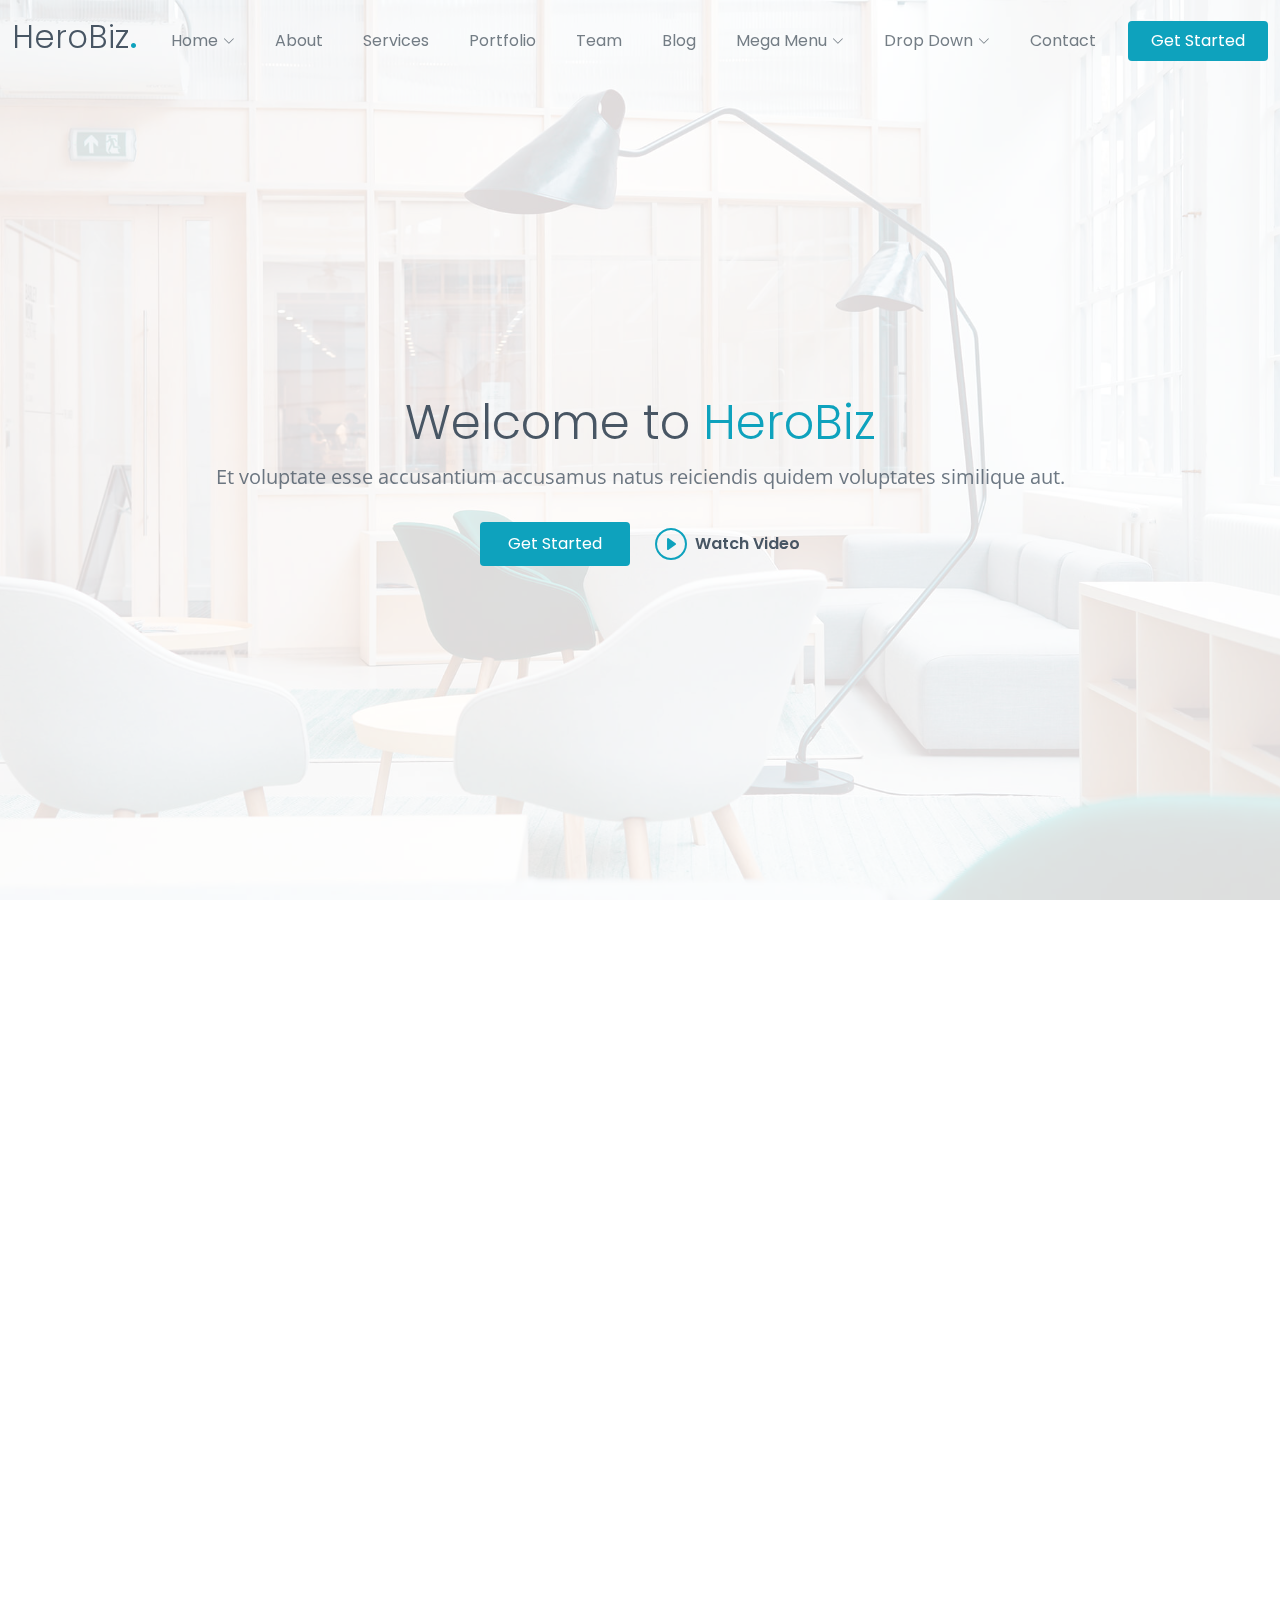
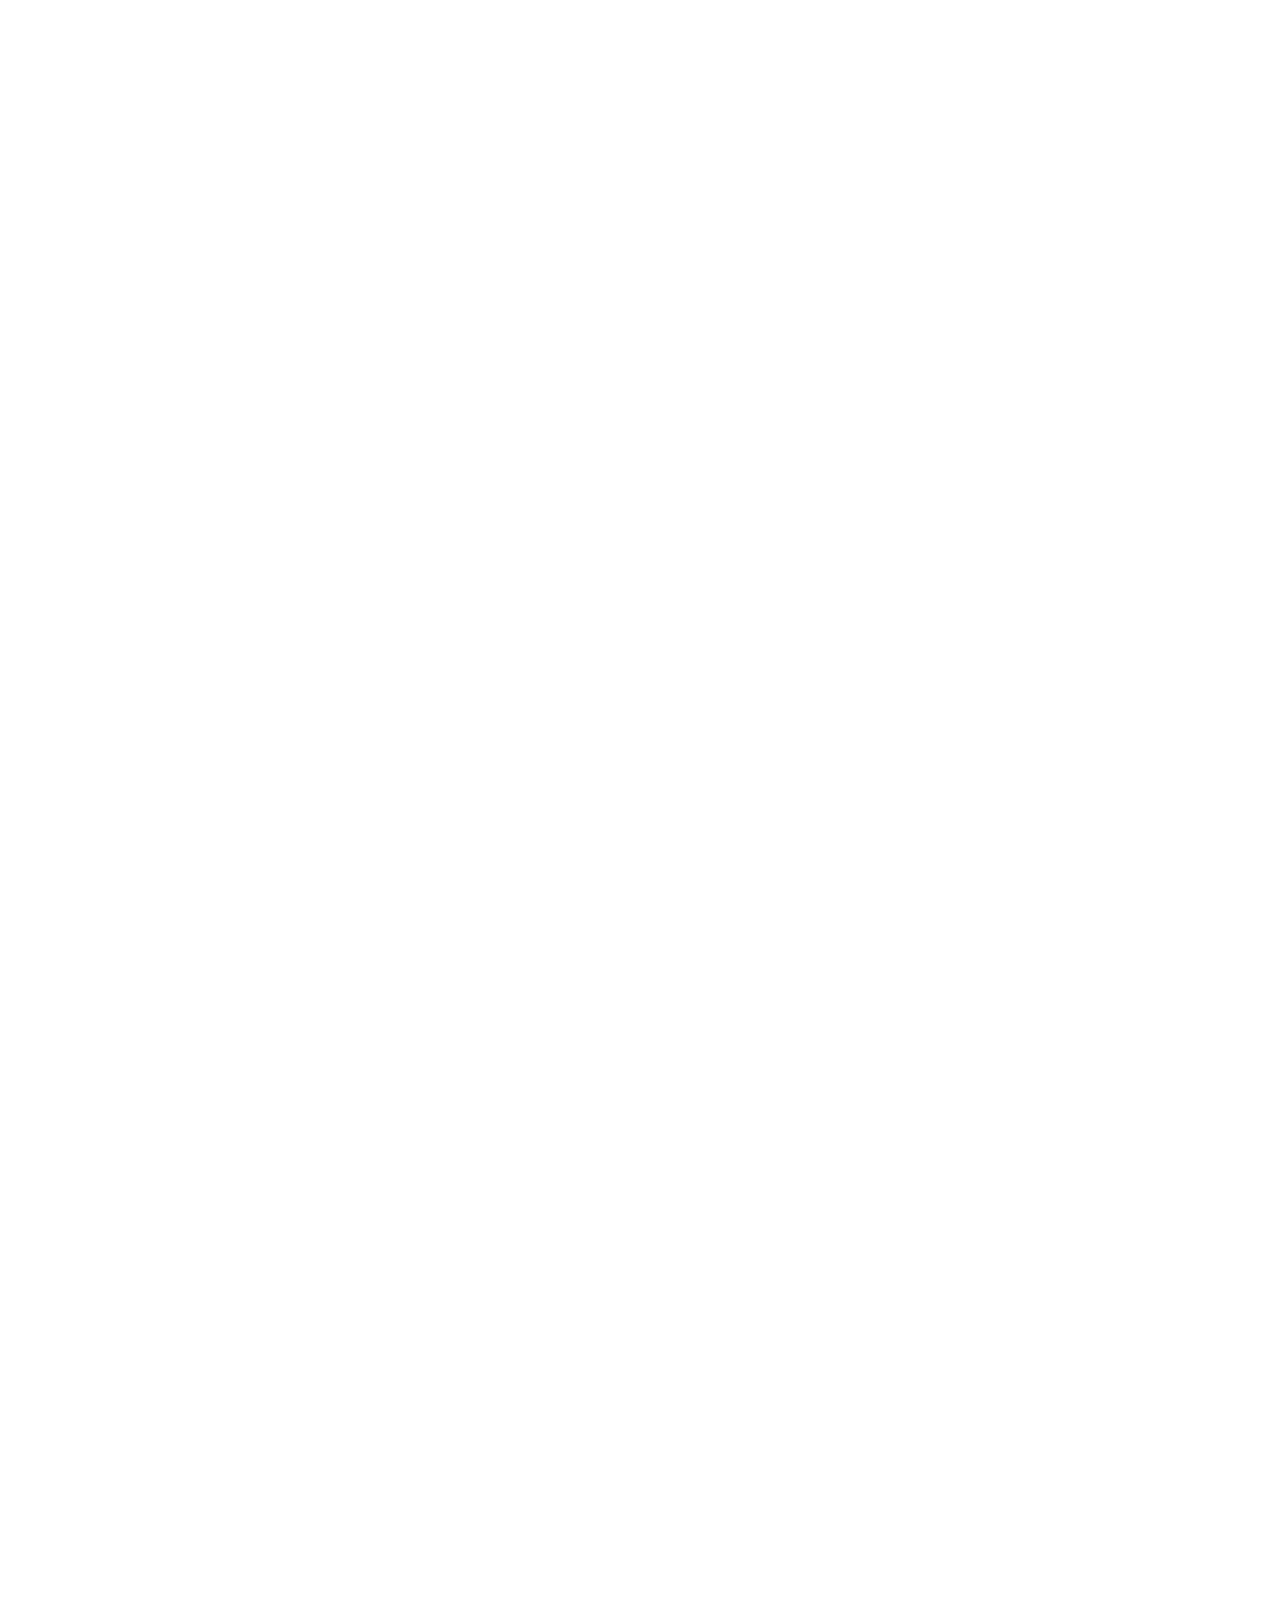
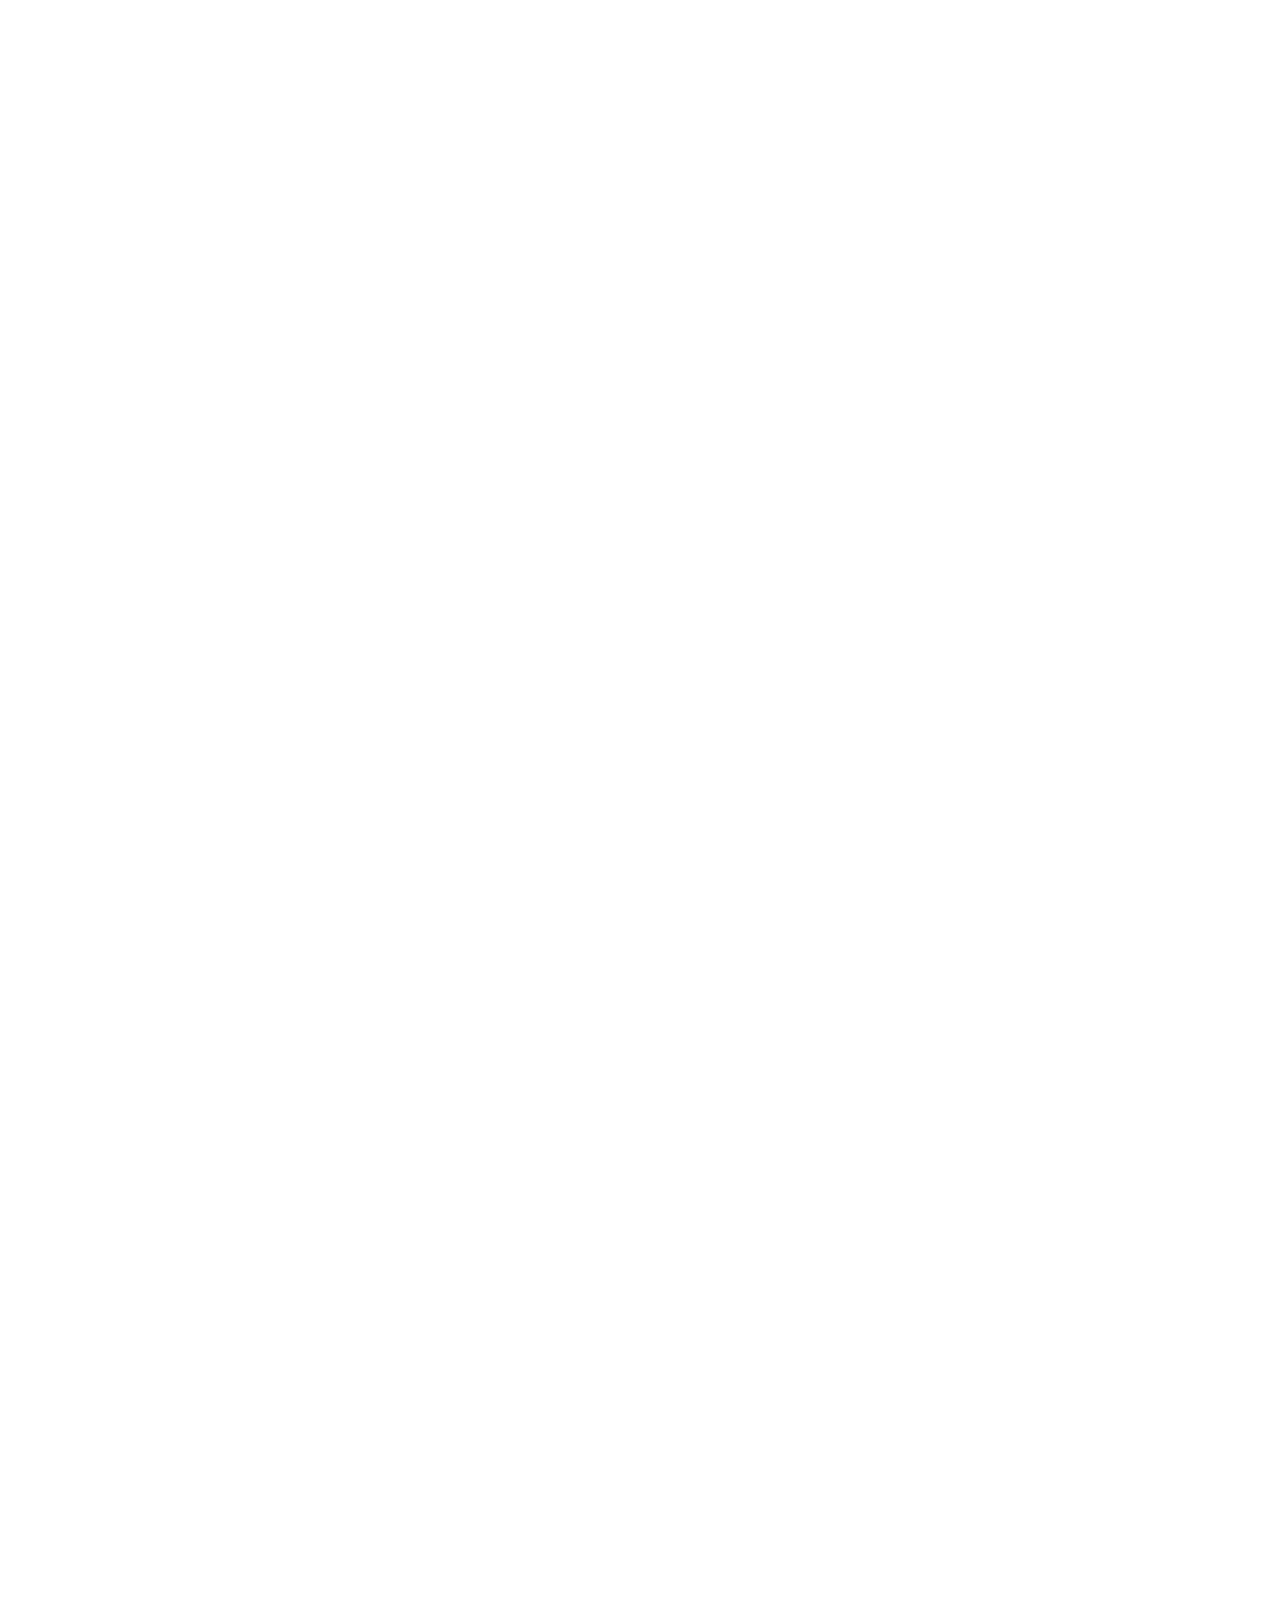
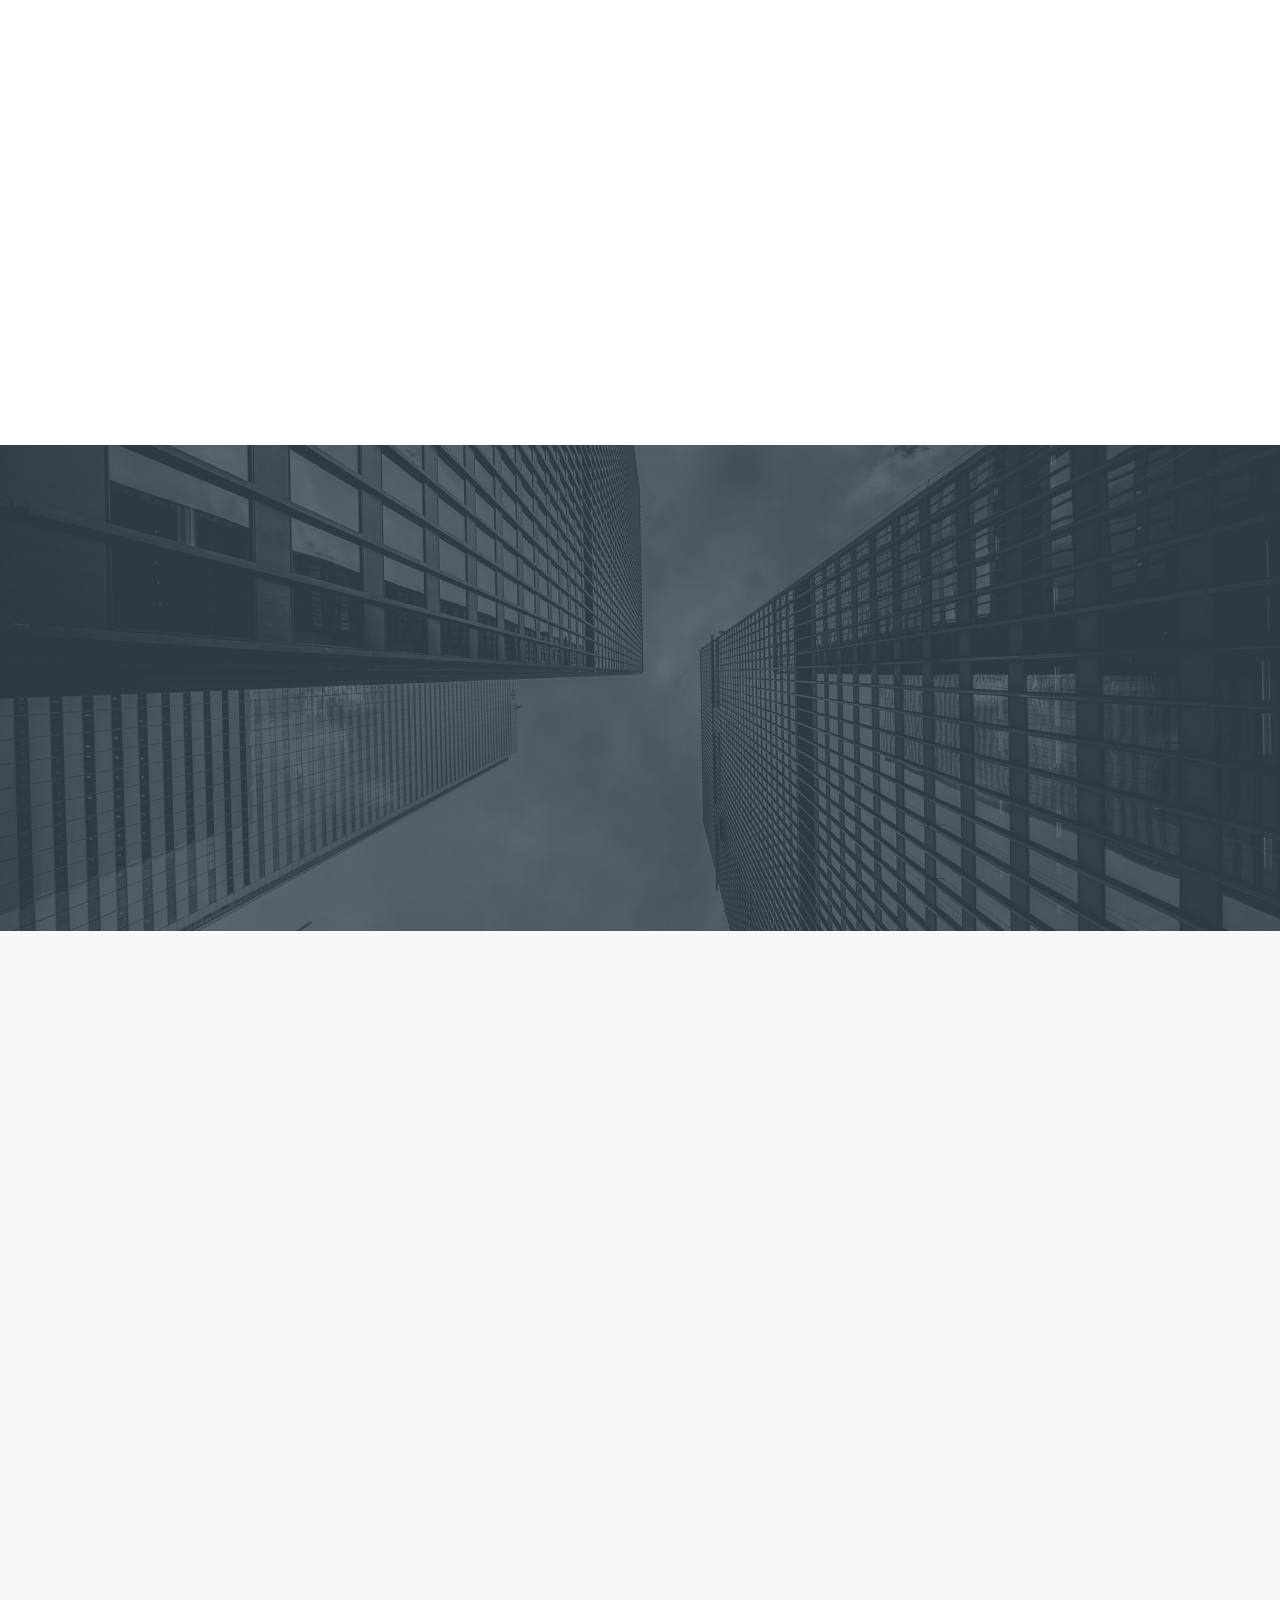
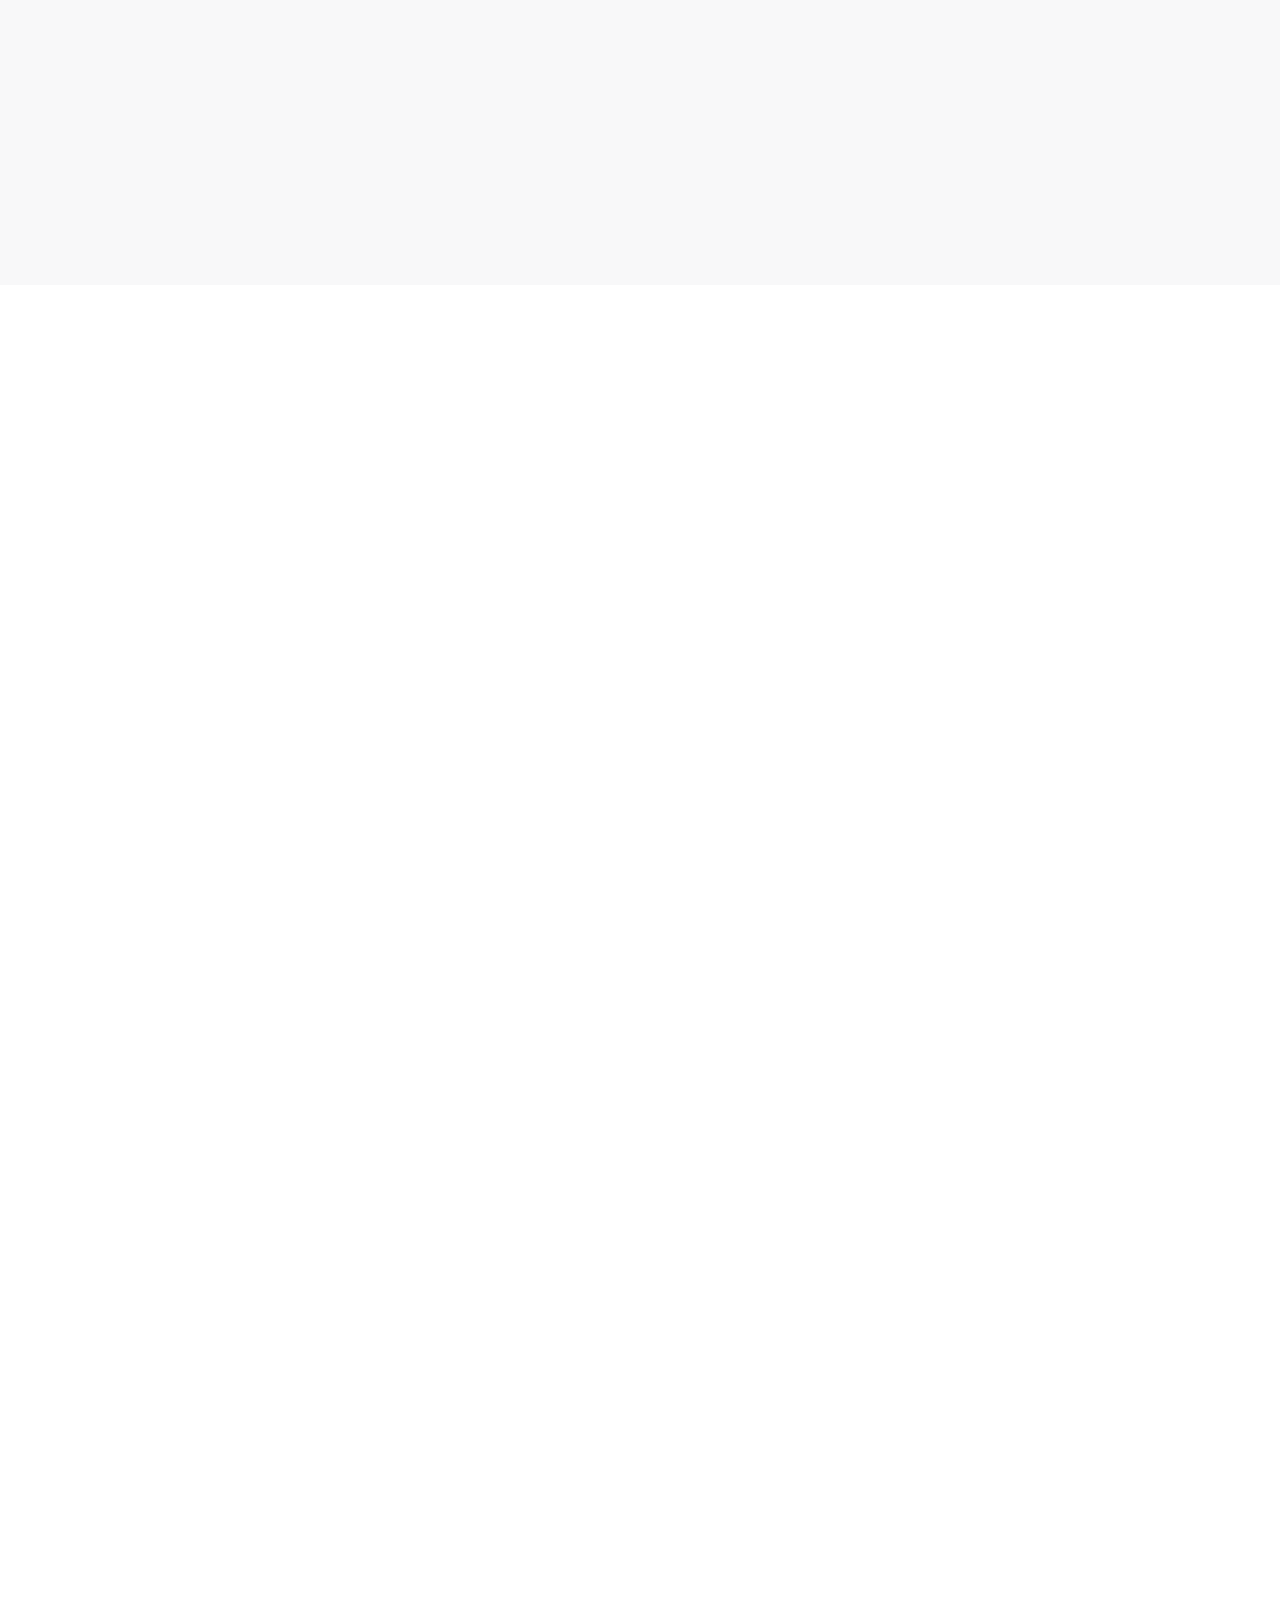
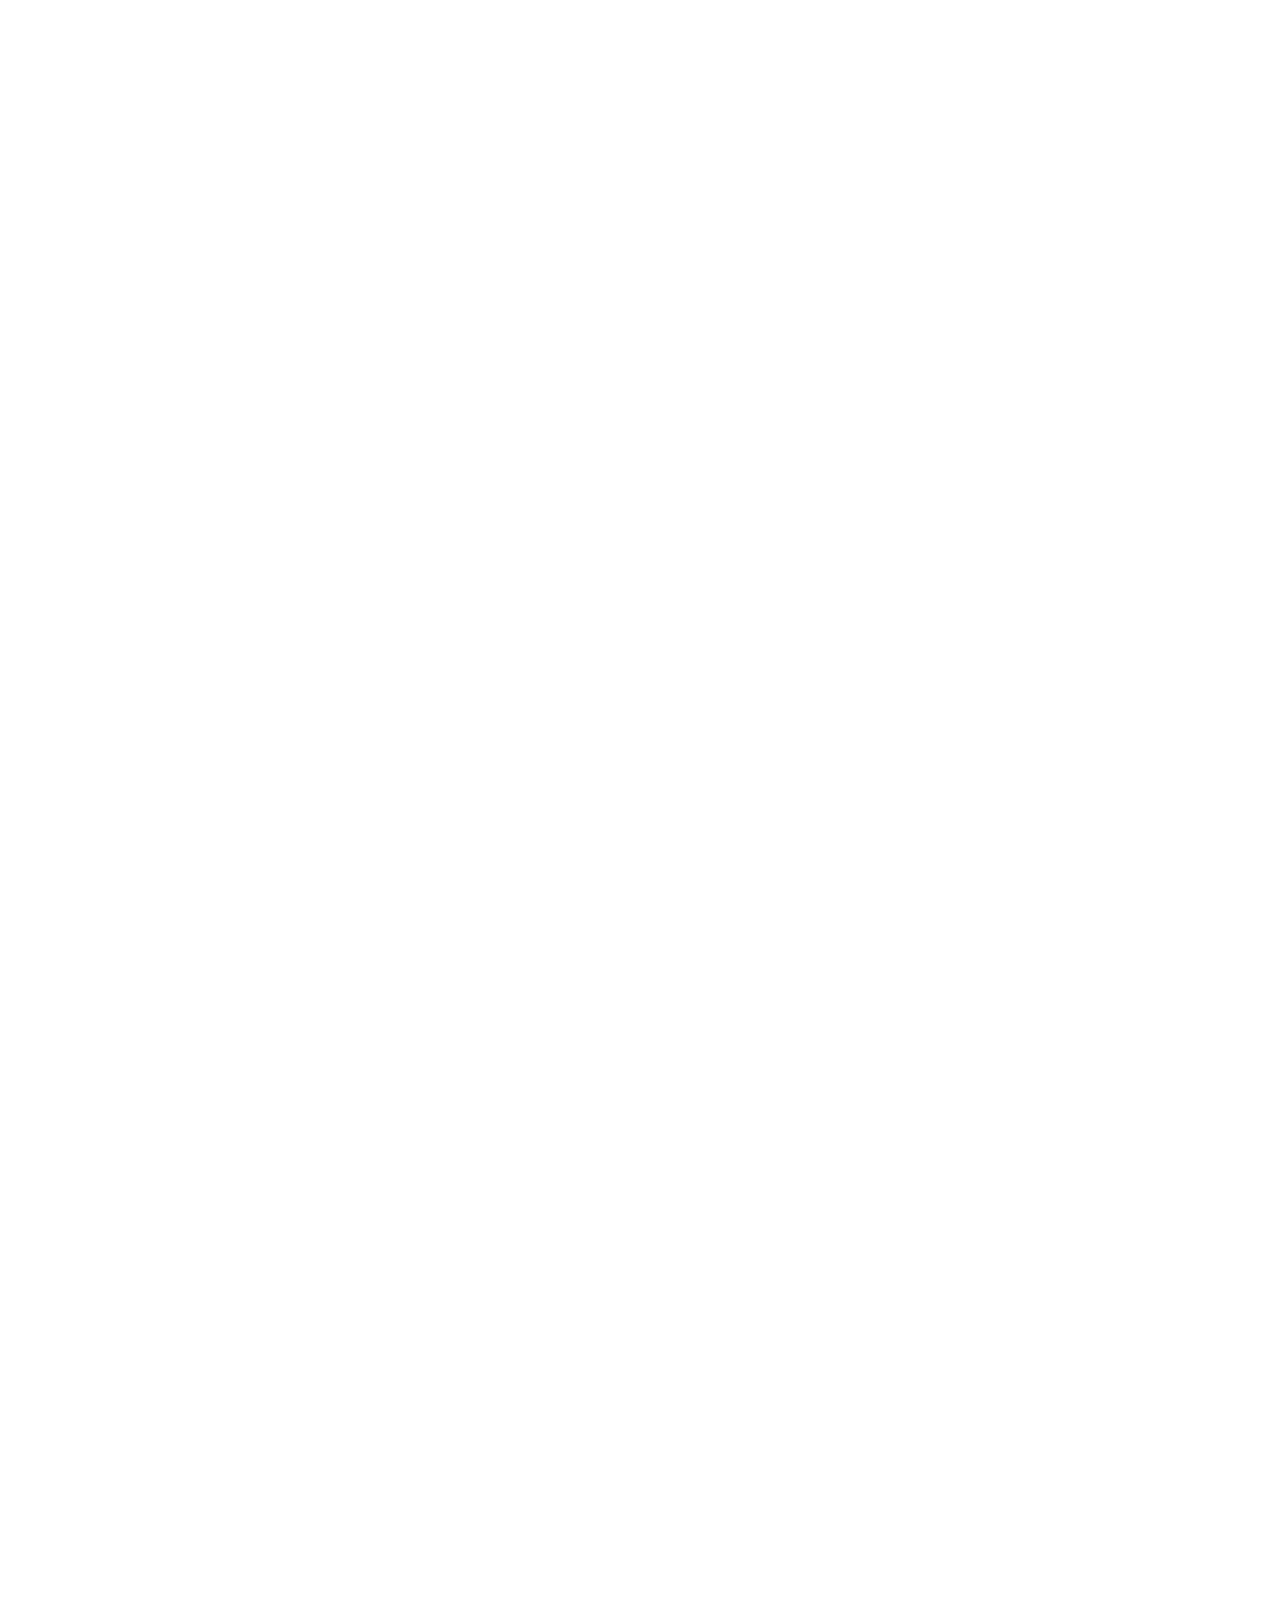
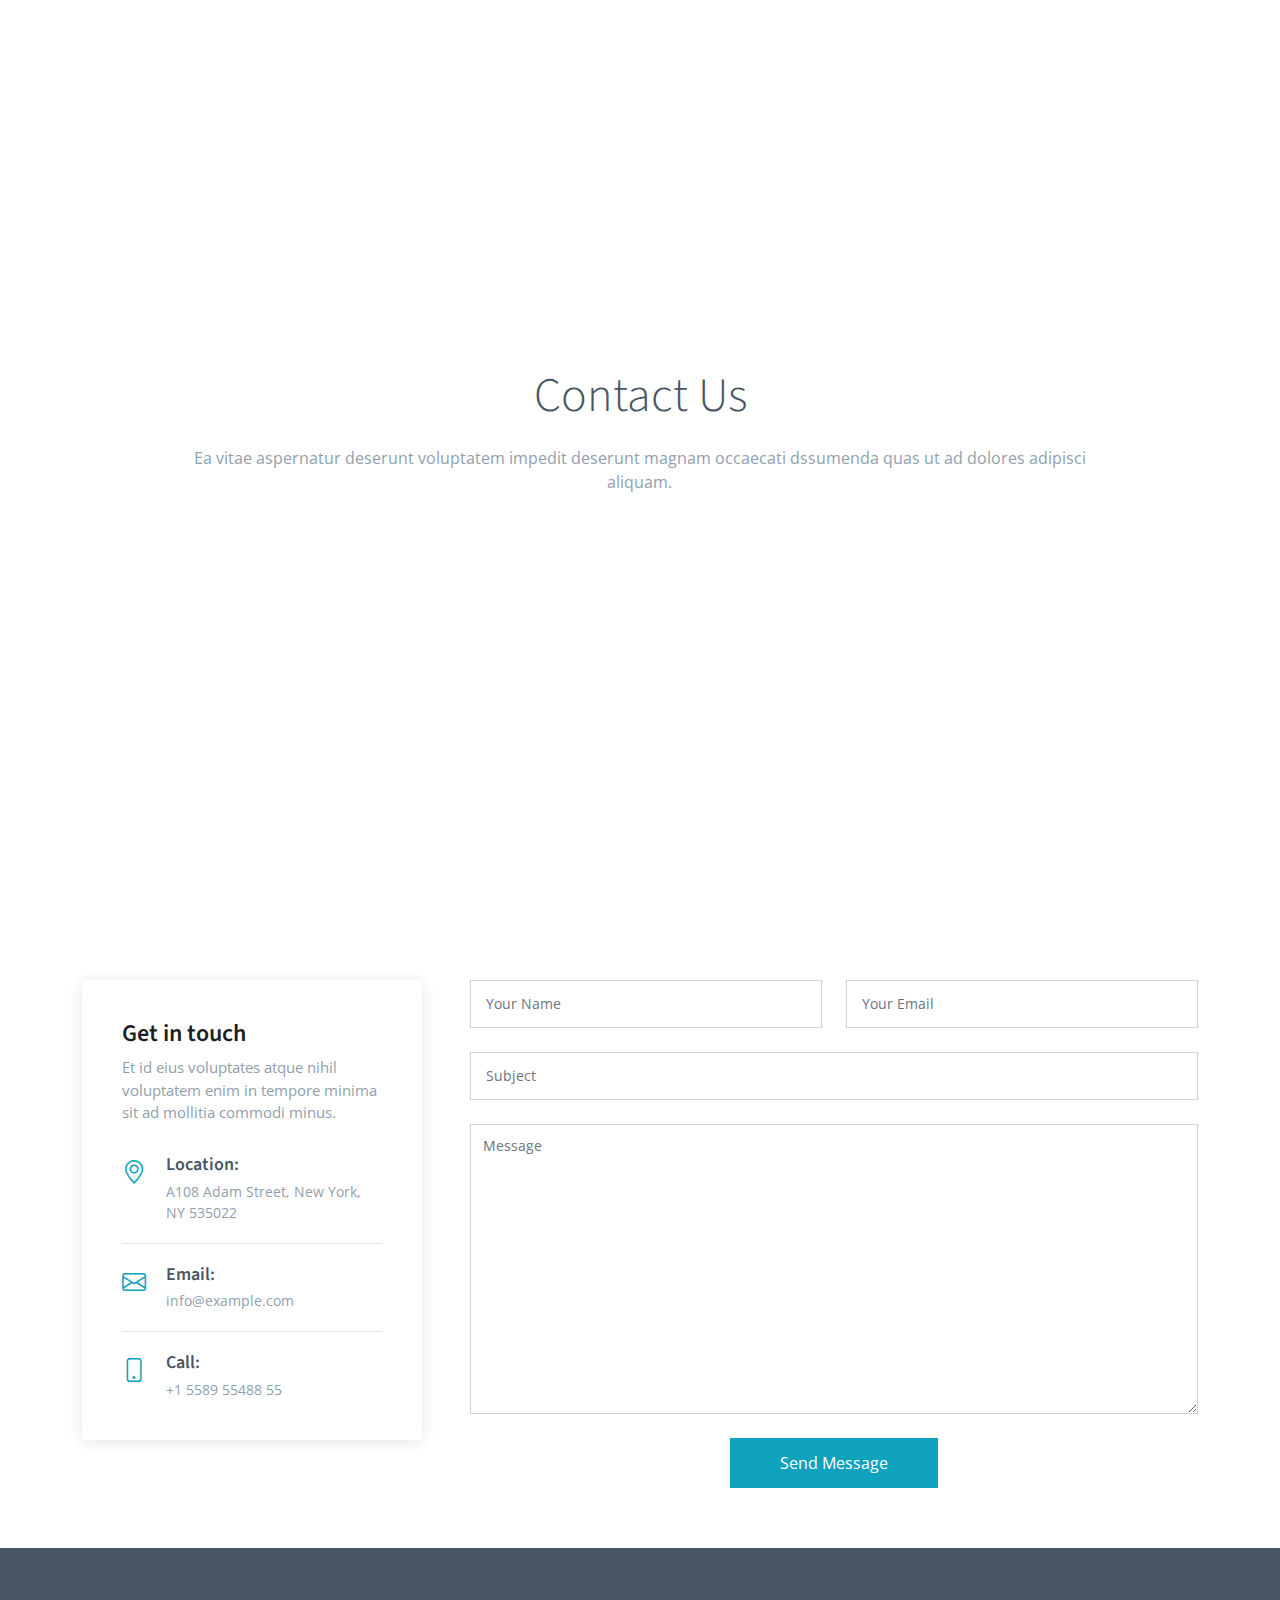
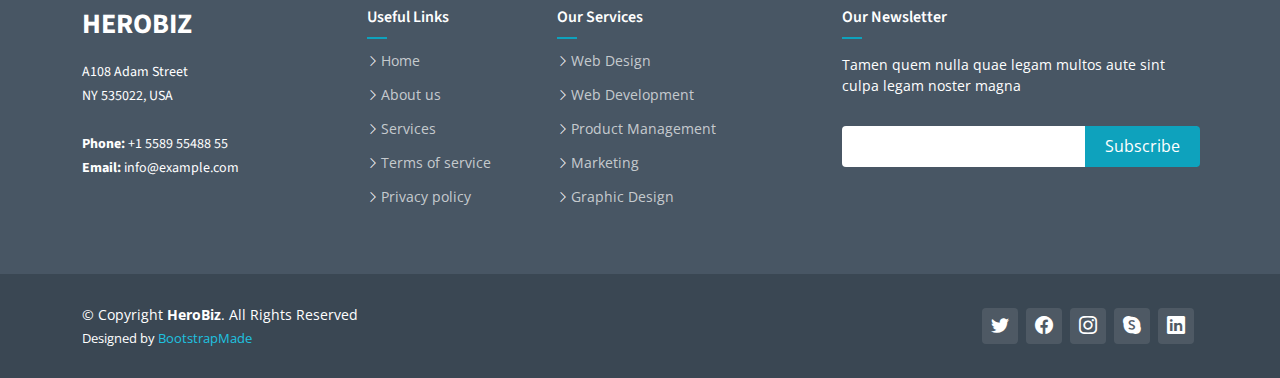
<file: index-3.html>
<!DOCTYPE html>
<html lang="en">

<head>
  <meta charset="utf-8">
  <meta content="width=device-width, initial-scale=1.0" name="viewport">

  <title>HeroBiz Bootstrap Template - Home 3</title>
  <meta content="" name="description">
  <meta content="" name="keywords">

  <!-- Favicons -->
  <link href="assets/img/favicon.png" rel="icon">
  <link href="assets/img/apple-touch-icon.png" rel="apple-touch-icon">

  <!-- Google Fonts -->
  <link rel="preconnect" href="https://fonts.googleapis.com">
  <link rel="preconnect" href="https://fonts.gstatic.com" crossorigin>
  <link href="https://fonts.googleapis.com/css2?family=Open+Sans:ital,wght@0,300;0,400;0,500;0,600;0,700;1,300;1,400;1,500;1,600;1,700&family=Poppins:ital,wght@0,300;0,400;0,500;0,600;0,700;1,300;1,400;1,500;1,600;1,700&family=Source+Sans+Pro:ital,wght@0,300;0,400;0,600;0,700;1,300;1,400;1,600;1,700&display=swap" rel="stylesheet">

  <!-- Vendor CSS Files -->
  <link href="assets/vendor/bootstrap/css/bootstrap.min.css" rel="stylesheet">
  <link href="assets/vendor/bootstrap-icons/bootstrap-icons.css" rel="stylesheet">
  <link href="assets/vendor/aos/aos.css" rel="stylesheet">
  <link href="assets/vendor/glightbox/css/glightbox.min.css" rel="stylesheet">
  <link href="assets/vendor/swiper/swiper-bundle.min.css" rel="stylesheet">

  <!-- Variables CSS Files. Uncomment your preferred color scheme -->
  <link href="assets/css/variables.css" rel="stylesheet">
  <!-- <link href="assets/css/variables-blue.css" rel="stylesheet"> -->
  <!-- <link href="assets/css/variables-green.css" rel="stylesheet"> -->
  <!-- <link href="assets/css/variables-orange.css" rel="stylesheet"> -->
  <!-- <link href="assets/css/variables-purple.css" rel="stylesheet"> -->
  <!-- <link href="assets/css/variables-red.css" rel="stylesheet"> -->
  <!-- <link href="assets/css/variables-pink.css" rel="stylesheet"> -->

  <!-- Template Main CSS File -->
  <link href="assets/css/main.css" rel="stylesheet">

  <!-- =======================================================
  * Template Name: HeroBiz
  * Updated: Mar 10 2023 with Bootstrap v5.2.3
  * Template URL: https://bootstrapmade.com/herobiz-bootstrap-business-template/
  * Author: BootstrapMade.com
  * License: https://bootstrapmade.com/license/
  ======================================================== -->
</head>

<body>

  <!-- ======= Header ======= -->
  <header id="header" class="header fixed-top" data-scrollto-offset="0">
    <div class="container-fluid d-flex align-items-center justify-content-between">

      <a href="index.html" class="logo d-flex align-items-center scrollto me-auto me-lg-0">
        <!-- Uncomment the line below if you also wish to use an image logo -->
        <!-- <img src="assets/img/logo.png" alt=""> -->
        <h1>HeroBiz<span>.</span></h1>
      </a>

      <nav id="navbar" class="navbar">
        <ul>

          <li class="dropdown"><a href="#"><span>Home</span> <i class="bi bi-chevron-down dropdown-indicator"></i></a>
            <ul>
              <li><a href="index.html">Home 1 - index.html</a></li>
              <li><a href="index-2.html">Home 2 - index-2.html</a></li>
              <li><a href="index-3.html" class="active">Home 3 - index-3.html</a></li>
              <li><a href="index-4.html">Home 4 - index-4.html</a></li>
            </ul>
          </li>

          <li><a class="nav-link scrollto" href="index.html#about">About</a></li>
          <li><a class="nav-link scrollto" href="index.html#services">Services</a></li>
          <li><a class="nav-link scrollto" href="index.html#portfolio">Portfolio</a></li>
          <li><a class="nav-link scrollto" href="index.html#team">Team</a></li>
          <li><a href="blog.html">Blog</a></li>
          <li class="dropdown megamenu"><a href="#"><span>Mega Menu</span> <i class="bi bi-chevron-down dropdown-indicator"></i></a>
            <ul>
              <li>
                <a href="#">Column 1 link 1</a>
                <a href="#">Column 1 link 2</a>
                <a href="#">Column 1 link 3</a>
              </li>
              <li>
                <a href="#">Column 2 link 1</a>
                <a href="#">Column 2 link 2</a>
                <a href="#">Column 3 link 3</a>
              </li>
              <li>
                <a href="#">Column 3 link 1</a>
                <a href="#">Column 3 link 2</a>
                <a href="#">Column 3 link 3</a>
              </li>
              <li>
                <a href="#">Column 4 link 1</a>
                <a href="#">Column 4 link 2</a>
                <a href="#">Column 4 link 3</a>
              </li>
            </ul>
          </li>
          <li class="dropdown"><a href="#"><span>Drop Down</span> <i class="bi bi-chevron-down dropdown-indicator"></i></a>
            <ul>
              <li><a href="#">Drop Down 1</a></li>
              <li class="dropdown"><a href="#"><span>Deep Drop Down</span> <i class="bi bi-chevron-down dropdown-indicator"></i></a>
                <ul>
                  <li><a href="#">Deep Drop Down 1</a></li>
                  <li><a href="#">Deep Drop Down 2</a></li>
                  <li><a href="#">Deep Drop Down 3</a></li>
                  <li><a href="#">Deep Drop Down 4</a></li>
                  <li><a href="#">Deep Drop Down 5</a></li>
                </ul>
              </li>
              <li><a href="#">Drop Down 2</a></li>
              <li><a href="#">Drop Down 3</a></li>
              <li><a href="#">Drop Down 4</a></li>
            </ul>
          </li>
          <li><a class="nav-link scrollto" href="index.html#contact">Contact</a></li>
        </ul>
        <i class="bi bi-list mobile-nav-toggle d-none"></i>
      </nav><!-- .navbar -->

      <a class="btn-getstarted scrollto" href="index.html#about">Get Started</a>

    </div>
  </header><!-- End Header -->

  <section id="hero-fullscreen" class="hero-fullscreen d-flex align-items-center">
    <div class="container d-flex flex-column align-items-center position-relative" data-aos="zoom-out">
      <h2>Welcome to <span>HeroBiz</span></h2>
      <p>Et voluptate esse accusantium accusamus natus reiciendis quidem voluptates similique aut.</p>
      <div class="d-flex">
        <a href="#about" class="btn-get-started scrollto">Get Started</a>
        <a href="https://www.youtube.com/watch?v=LXb3EKWsInQ" class="glightbox btn-watch-video d-flex align-items-center"><i class="bi bi-play-circle"></i><span>Watch Video</span></a>
      </div>
    </div>
  </section>

  <main id="main">

    <!-- ======= Featured Services Section ======= -->
    <section id="featured-services" class="featured-services">
      <div class="container">

        <div class="row gy-4">

          <div class="col-xl-3 col-md-6 d-flex" data-aos="zoom-out">
            <div class="service-item position-relative">
              <div class="icon"><i class="bi bi-activity icon"></i></div>
              <h4><a href="" class="stretched-link">Lorem Ipsum</a></h4>
              <p>Voluptatum deleniti atque corrupti quos dolores et quas molestias excepturi</p>
            </div>
          </div><!-- End Service Item -->

          <div class="col-xl-3 col-md-6 d-flex" data-aos="zoom-out" data-aos-delay="200">
            <div class="service-item position-relative">
              <div class="icon"><i class="bi bi-bounding-box-circles icon"></i></div>
              <h4><a href="" class="stretched-link">Sed ut perspici</a></h4>
              <p>Duis aute irure dolor in reprehenderit in voluptate velit esse cillum dolore</p>
            </div>
          </div><!-- End Service Item -->

          <div class="col-xl-3 col-md-6 d-flex" data-aos="zoom-out" data-aos-delay="400">
            <div class="service-item position-relative">
              <div class="icon"><i class="bi bi-calendar4-week icon"></i></div>
              <h4><a href="" class="stretched-link">Magni Dolores</a></h4>
              <p>Excepteur sint occaecat cupidatat non proident, sunt in culpa qui officia</p>
            </div>
          </div><!-- End Service Item -->

          <div class="col-xl-3 col-md-6 d-flex" data-aos="zoom-out" data-aos-delay="600">
            <div class="service-item position-relative">
              <div class="icon"><i class="bi bi-broadcast icon"></i></div>
              <h4><a href="" class="stretched-link">Nemo Enim</a></h4>
              <p>At vero eos et accusamus et iusto odio dignissimos ducimus qui blanditiis</p>
            </div>
          </div><!-- End Service Item -->

        </div>

      </div>
    </section><!-- End Featured Services Section -->

    <!-- ======= About Section ======= -->
    <section id="about" class="about">
      <div class="container" data-aos="fade-up">

        <div class="section-header">
          <h2>About Us</h2>
          <p>Architecto nobis eos vel nam quidem vitae temporibus voluptates qui hic deserunt iusto omnis nam voluptas asperiores sequi tenetur dolores incidunt enim voluptatem magnam cumque fuga.</p>
        </div>

        <div class="row g-4 g-lg-5" data-aos="fade-up" data-aos-delay="200">

          <div class="col-lg-5">
            <div class="about-img">
              <img src="assets/img/about.jpg" class="img-fluid" alt="">
            </div>
          </div>

          <div class="col-lg-7">
            <h3 class="pt-0 pt-lg-5">Neque officiis dolore maiores et exercitationem quae est seda lidera pat claero</h3>

            <!-- Tabs -->
            <ul class="nav nav-pills mb-3">
              <li><a class="nav-link active" data-bs-toggle="pill" href="#tab1">Saepe fuga</a></li>
              <li><a class="nav-link" data-bs-toggle="pill" href="#tab2">Voluptates</a></li>
              <li><a class="nav-link" data-bs-toggle="pill" href="#tab3">Corrupti</a></li>
            </ul><!-- End Tabs -->

            <!-- Tab Content -->
            <div class="tab-content">

              <div class="tab-pane fade show active" id="tab1">

                <p class="fst-italic">Consequuntur inventore voluptates consequatur aut vel et. Eos doloribus expedita. Sapiente atque consequatur minima nihil quae aspernatur quo suscipit voluptatem.</p>

                <div class="d-flex align-items-center mt-4">
                  <i class="bi bi-check2"></i>
                  <h4>Repudiandae rerum velit modi et officia quasi facilis</h4>
                </div>
                <p>Laborum omnis voluptates voluptas qui sit aliquam blanditiis. Sapiente minima commodi dolorum non eveniet magni quaerat nemo et.</p>

                <div class="d-flex align-items-center mt-4">
                  <i class="bi bi-check2"></i>
                  <h4>Incidunt non veritatis illum ea ut nisi</h4>
                </div>
                <p>Non quod totam minus repellendus autem sint velit. Rerum debitis facere soluta tenetur. Iure molestiae assumenda sunt qui inventore eligendi voluptates nisi at. Dolorem quo tempora. Quia et perferendis.</p>

                <div class="d-flex align-items-center mt-4">
                  <i class="bi bi-check2"></i>
                  <h4>Omnis ab quia nemo dignissimos rem eum quos..</h4>
                </div>
                <p>Eius alias aut cupiditate. Dolor voluptates animi ut blanditiis quos nam. Magnam officia aut ut alias quo explicabo ullam esse. Sunt magnam et dolorem eaque magnam odit enim quaerat. Vero error error voluptatem eum.</p>

              </div><!-- End Tab 1 Content -->

              <div class="tab-pane fade show" id="tab2">

                <p class="fst-italic">Consequuntur inventore voluptates consequatur aut vel et. Eos doloribus expedita. Sapiente atque consequatur minima nihil quae aspernatur quo suscipit voluptatem.</p>

                <div class="d-flex align-items-center mt-4">
                  <i class="bi bi-check2"></i>
                  <h4>Repudiandae rerum velit modi et officia quasi facilis</h4>
                </div>
                <p>Laborum omnis voluptates voluptas qui sit aliquam blanditiis. Sapiente minima commodi dolorum non eveniet magni quaerat nemo et.</p>

                <div class="d-flex align-items-center mt-4">
                  <i class="bi bi-check2"></i>
                  <h4>Incidunt non veritatis illum ea ut nisi</h4>
                </div>
                <p>Non quod totam minus repellendus autem sint velit. Rerum debitis facere soluta tenetur. Iure molestiae assumenda sunt qui inventore eligendi voluptates nisi at. Dolorem quo tempora. Quia et perferendis.</p>

                <div class="d-flex align-items-center mt-4">
                  <i class="bi bi-check2"></i>
                  <h4>Omnis ab quia nemo dignissimos rem eum quos..</h4>
                </div>
                <p>Eius alias aut cupiditate. Dolor voluptates animi ut blanditiis quos nam. Magnam officia aut ut alias quo explicabo ullam esse. Sunt magnam et dolorem eaque magnam odit enim quaerat. Vero error error voluptatem eum.</p>

              </div><!-- End Tab 2 Content -->

              <div class="tab-pane fade show" id="tab3">

                <p class="fst-italic">Consequuntur inventore voluptates consequatur aut vel et. Eos doloribus expedita. Sapiente atque consequatur minima nihil quae aspernatur quo suscipit voluptatem.</p>

                <div class="d-flex align-items-center mt-4">
                  <i class="bi bi-check2"></i>
                  <h4>Repudiandae rerum velit modi et officia quasi facilis</h4>
                </div>
                <p>Laborum omnis voluptates voluptas qui sit aliquam blanditiis. Sapiente minima commodi dolorum non eveniet magni quaerat nemo et.</p>

                <div class="d-flex align-items-center mt-4">
                  <i class="bi bi-check2"></i>
                  <h4>Incidunt non veritatis illum ea ut nisi</h4>
                </div>
                <p>Non quod totam minus repellendus autem sint velit. Rerum debitis facere soluta tenetur. Iure molestiae assumenda sunt qui inventore eligendi voluptates nisi at. Dolorem quo tempora. Quia et perferendis.</p>

                <div class="d-flex align-items-center mt-4">
                  <i class="bi bi-check2"></i>
                  <h4>Omnis ab quia nemo dignissimos rem eum quos..</h4>
                </div>
                <p>Eius alias aut cupiditate. Dolor voluptates animi ut blanditiis quos nam. Magnam officia aut ut alias quo explicabo ullam esse. Sunt magnam et dolorem eaque magnam odit enim quaerat. Vero error error voluptatem eum.</p>

              </div><!-- End Tab 3 Content -->

            </div>

          </div>

        </div>

      </div>
    </section><!-- End About Section -->

    <!-- ======= Clients Section ======= -->
    <section id="clients" class="clients">
      <div class="container" data-aos="zoom-out">

        <div class="clients-slider swiper">
          <div class="swiper-wrapper align-items-center">
            <div class="swiper-slide"><img src="assets/img/clients/client-1.png" class="img-fluid" alt=""></div>
            <div class="swiper-slide"><img src="assets/img/clients/client-2.png" class="img-fluid" alt=""></div>
            <div class="swiper-slide"><img src="assets/img/clients/client-3.png" class="img-fluid" alt=""></div>
            <div class="swiper-slide"><img src="assets/img/clients/client-4.png" class="img-fluid" alt=""></div>
            <div class="swiper-slide"><img src="assets/img/clients/client-5.png" class="img-fluid" alt=""></div>
            <div class="swiper-slide"><img src="assets/img/clients/client-6.png" class="img-fluid" alt=""></div>
            <div class="swiper-slide"><img src="assets/img/clients/client-7.png" class="img-fluid" alt=""></div>
            <div class="swiper-slide"><img src="assets/img/clients/client-8.png" class="img-fluid" alt=""></div>
          </div>
        </div>

      </div>
    </section><!-- End Clients Section -->

    <!-- ======= Call To Action Section ======= -->
    <section id="cta" class="cta">
      <div class="container" data-aos="zoom-out">

        <div class="row g-5">

          <div class="col-lg-8 col-md-6 content d-flex flex-column justify-content-center order-last order-md-first">
            <h3>Alias sunt quas <em>Cupiditate</em> oluptas hic minima</h3>
            <p> Duis aute irure dolor in reprehenderit in voluptate velit esse cillum dolore eu fugiat nulla pariatur. Excepteur sint occaecat cupidatat non proident, sunt in culpa qui officia deserunt mollit anim id est laborum.</p>
            <a class="cta-btn align-self-start" href="#">Call To Action</a>
          </div>

          <div class="col-lg-4 col-md-6 order-first order-md-last d-flex align-items-center">
            <div class="img">
              <img src="assets/img/cta.jpg" alt="" class="img-fluid">
            </div>
          </div>

        </div>

      </div>
    </section><!-- End Call To Action Section -->

    <!-- ======= On Focus Section ======= -->
    <section id="onfocus" class="onfocus">
      <div class="container-fluid p-0" data-aos="fade-up">

        <div class="row g-0">
          <div class="col-lg-6 video-play position-relative">
            <a href="https://www.youtube.com/watch?v=LXb3EKWsInQ" class="glightbox play-btn"></a>
          </div>
          <div class="col-lg-6">
            <div class="content d-flex flex-column justify-content-center h-100">
              <h3>Voluptatem dignissimos provident quasi corporis</h3>
              <p class="fst-italic">
                Lorem ipsum dolor sit amet, consectetur adipiscing elit, sed do eiusmod tempor incididunt ut labore et dolore
                magna aliqua.
              </p>
              <ul>
                <li><i class="bi bi-check-circle"></i> Ullamco laboris nisi ut aliquip ex ea commodo consequat.</li>
                <li><i class="bi bi-check-circle"></i> Duis aute irure dolor in reprehenderit in voluptate velit.</li>
                <li><i class="bi bi-check-circle"></i> Ullamco laboris nisi ut aliquip ex ea commodo consequat. Duis aute irure dolor in reprehenderit in voluptate trideta storacalaperda mastiro dolore eu fugiat nulla pariatur.</li>
              </ul>
              <a href="#" class="read-more align-self-start"><span>Read More</span><i class="bi bi-arrow-right"></i></a>
            </div>
          </div>
        </div>

      </div>
    </section><!-- End On Focus Section -->

    <!-- ======= Features Section ======= -->
    <section id="features" class="features">
      <div class="container" data-aos="fade-up">

        <ul class="nav nav-tabs row gy-4 d-flex">

          <li class="nav-item col-6 col-md-4 col-lg-2">
            <a class="nav-link active show" data-bs-toggle="tab" data-bs-target="#tab-1">
              <i class="bi bi-binoculars color-cyan"></i>
              <h4>Modinest</h4>
            </a>
          </li><!-- End Tab 1 Nav -->

          <li class="nav-item col-6 col-md-4 col-lg-2">
            <a class="nav-link" data-bs-toggle="tab" data-bs-target="#tab-2">
              <i class="bi bi-box-seam color-indigo"></i>
              <h4>Undaesenti</h4>
            </a>
          </li><!-- End Tab 2 Nav -->

          <li class="nav-item col-6 col-md-4 col-lg-2">
            <a class="nav-link" data-bs-toggle="tab" data-bs-target="#tab-3">
              <i class="bi bi-brightness-high color-teal"></i>
              <h4>Pariatur</h4>
            </a>
          </li><!-- End Tab 3 Nav -->

          <li class="nav-item col-6 col-md-4 col-lg-2">
            <a class="nav-link" data-bs-toggle="tab" data-bs-target="#tab-4">
              <i class="bi bi-command color-red"></i>
              <h4>Nostrum</h4>
            </a>
          </li><!-- End Tab 4 Nav -->

          <li class="nav-item col-6 col-md-4 col-lg-2">
            <a class="nav-link" data-bs-toggle="tab" data-bs-target="#tab-5">
              <i class="bi bi-easel color-blue"></i>
              <h4>Adipiscing</h4>
            </a>
          </li><!-- End Tab 5 Nav -->

          <li class="nav-item col-6 col-md-4 col-lg-2">
            <a class="nav-link" data-bs-toggle="tab" data-bs-target="#tab-6">
              <i class="bi bi-map color-orange"></i>
              <h4>Reprehit</h4>
            </a>
          </li><!-- End Tab 6 Nav -->

        </ul>

        <div class="tab-content">

          <div class="tab-pane active show" id="tab-1">
            <div class="row gy-4">
              <div class="col-lg-8 order-2 order-lg-1" data-aos="fade-up" data-aos-delay="100">
                <h3>Modinest</h3>
                <p class="fst-italic">
                  Lorem ipsum dolor sit amet, consectetur adipiscing elit, sed do eiusmod tempor incididunt ut labore et dolore
                  magna aliqua.
                </p>
                <ul>
                  <li><i class="bi bi-check-circle-fill"></i> Ullamco laboris nisi ut aliquip ex ea commodo consequat.</li>
                  <li><i class="bi bi-check-circle-fill"></i> Duis aute irure dolor in reprehenderit in voluptate velit.</li>
                  <li><i class="bi bi-check-circle-fill"></i> Ullamco laboris nisi ut aliquip ex ea commodo consequat. Duis aute irure dolor in reprehenderit in voluptate trideta storacalaperda mastiro dolore eu fugiat nulla pariatur.</li>
                </ul>
                <p>
                  Ullamco laboris nisi ut aliquip ex ea commodo consequat. Duis aute irure dolor in reprehenderit in voluptate
                  velit esse cillum dolore eu fugiat nulla pariatur. Excepteur sint occaecat cupidatat non proident, sunt in
                  culpa qui officia deserunt mollit anim id est laborum
                </p>
              </div>
              <div class="col-lg-4 order-1 order-lg-2 text-center" data-aos="fade-up" data-aos-delay="200">
                <img src="assets/img/features-1.svg" alt="" class="img-fluid">
              </div>
            </div>
          </div><!-- End Tab Content 1 -->

          <div class="tab-pane" id="tab-2">
            <div class="row gy-4">
              <div class="col-lg-8 order-2 order-lg-1">
                <h3>Undaesenti</h3>
                <p>
                  Ullamco laboris nisi ut aliquip ex ea commodo consequat. Duis aute irure dolor in reprehenderit in voluptate
                  velit esse cillum dolore eu fugiat nulla pariatur. Excepteur sint occaecat cupidatat non proident, sunt in
                  culpa qui officia deserunt mollit anim id est laborum
                </p>
                <p class="fst-italic">
                  Lorem ipsum dolor sit amet, consectetur adipiscing elit, sed do eiusmod tempor incididunt ut labore et dolore
                  magna aliqua.
                </p>
                <ul>
                  <li><i class="bi bi-check-circle-fill"></i> Ullamco laboris nisi ut aliquip ex ea commodo consequat.</li>
                  <li><i class="bi bi-check-circle-fill"></i> Duis aute irure dolor in reprehenderit in voluptate velit.</li>
                  <li><i class="bi bi-check-circle-fill"></i> Provident mollitia neque rerum asperiores dolores quos qui a. Ipsum neque dolor voluptate nisi sed.</li>
                  <li><i class="bi bi-check-circle-fill"></i> Ullamco laboris nisi ut aliquip ex ea commodo consequat. Duis aute irure dolor in reprehenderit in voluptate trideta storacalaperda mastiro dolore eu fugiat nulla pariatur.</li>
                </ul>
              </div>
              <div class="col-lg-4 order-1 order-lg-2 text-center">
                <img src="assets/img/features-2.svg" alt="" class="img-fluid">
              </div>
            </div>
          </div><!-- End Tab Content 2 -->

          <div class="tab-pane" id="tab-3">
            <div class="row gy-4">
              <div class="col-lg-8 order-2 order-lg-1">
                <h3>Pariatur</h3>
                <p>
                  Ullamco laboris nisi ut aliquip ex ea commodo consequat. Duis aute irure dolor in reprehenderit in voluptate
                  velit esse cillum dolore eu fugiat nulla pariatur. Excepteur sint occaecat cupidatat non proident, sunt in
                  culpa qui officia deserunt mollit anim id est laborum
                </p>
                <ul>
                  <li><i class="bi bi-check-circle-fill"></i> Ullamco laboris nisi ut aliquip ex ea commodo consequat.</li>
                  <li><i class="bi bi-check-circle-fill"></i> Duis aute irure dolor in reprehenderit in voluptate velit.</li>
                  <li><i class="bi bi-check-circle-fill"></i> Provident mollitia neque rerum asperiores dolores quos qui a. Ipsum neque dolor voluptate nisi sed.</li>
                </ul>
                <p class="fst-italic">
                  Lorem ipsum dolor sit amet, consectetur adipiscing elit, sed do eiusmod tempor incididunt ut labore et dolore
                  magna aliqua.
                </p>
              </div>
              <div class="col-lg-4 order-1 order-lg-2 text-center">
                <img src="assets/img/features-3.svg" alt="" class="img-fluid">
              </div>
            </div>
          </div><!-- End Tab Content 3 -->

          <div class="tab-pane" id="tab-4">
            <div class="row gy-4">
              <div class="col-lg-8 order-2 order-lg-1">
                <h3>Nostrum</h3>
                <p>
                  Ullamco laboris nisi ut aliquip ex ea commodo consequat. Duis aute irure dolor in reprehenderit in voluptate
                  velit esse cillum dolore eu fugiat nulla pariatur. Excepteur sint occaecat cupidatat non proident, sunt in
                  culpa qui officia deserunt mollit anim id est laborum
                </p>
                <p class="fst-italic">
                  Lorem ipsum dolor sit amet, consectetur adipiscing elit, sed do eiusmod tempor incididunt ut labore et dolore
                  magna aliqua.
                </p>
                <ul>
                  <li><i class="bi bi-check-circle-fill"></i> Ullamco laboris nisi ut aliquip ex ea commodo consequat.</li>
                  <li><i class="bi bi-check-circle-fill"></i> Duis aute irure dolor in reprehenderit in voluptate velit.</li>
                  <li><i class="bi bi-check-circle-fill"></i> Ullamco laboris nisi ut aliquip ex ea commodo consequat. Duis aute irure dolor in reprehenderit in voluptate trideta storacalaperda mastiro dolore eu fugiat nulla pariatur.</li>
                </ul>
              </div>
              <div class="col-lg-4 order-1 order-lg-2 text-center">
                <img src="assets/img/features-4.svg" alt="" class="img-fluid">
              </div>
            </div>
          </div><!-- End Tab Content 4 -->

          <div class="tab-pane" id="tab-5">
            <div class="row gy-4">
              <div class="col-lg-8 order-2 order-lg-1">
                <h3>Adipiscing</h3>
                <p>
                  Ullamco laboris nisi ut aliquip ex ea commodo consequat. Duis aute irure dolor in reprehenderit in voluptate
                  velit esse cillum dolore eu fugiat nulla pariatur. Excepteur sint occaecat cupidatat non proident, sunt in
                  culpa qui officia deserunt mollit anim id est laborum
                </p>
                <p class="fst-italic">
                  Lorem ipsum dolor sit amet, consectetur adipiscing elit, sed do eiusmod tempor incididunt ut labore et dolore
                  magna aliqua.
                </p>
                <ul>
                  <li><i class="bi bi-check-circle-fill"></i> Ullamco laboris nisi ut aliquip ex ea commodo consequat.</li>
                  <li><i class="bi bi-check-circle-fill"></i> Duis aute irure dolor in reprehenderit in voluptate velit.</li>
                  <li><i class="bi bi-check-circle-fill"></i> Ullamco laboris nisi ut aliquip ex ea commodo consequat. Duis aute irure dolor in reprehenderit in voluptate trideta storacalaperda mastiro dolore eu fugiat nulla pariatur.</li>
                </ul>
              </div>
              <div class="col-lg-4 order-1 order-lg-2 text-center">
                <img src="assets/img/features-5.svg" alt="" class="img-fluid">
              </div>
            </div>
          </div><!-- End Tab Content 5 -->

          <div class="tab-pane" id="tab-6">
            <div class="row gy-4">
              <div class="col-lg-8 order-2 order-lg-1">
                <h3>Reprehit</h3>
                <p>
                  Ullamco laboris nisi ut aliquip ex ea commodo consequat. Duis aute irure dolor in reprehenderit in voluptate
                  velit esse cillum dolore eu fugiat nulla pariatur. Excepteur sint occaecat cupidatat non proident, sunt in
                  culpa qui officia deserunt mollit anim id est laborum
                </p>
                <p class="fst-italic">
                  Lorem ipsum dolor sit amet, consectetur adipiscing elit, sed do eiusmod tempor incididunt ut labore et dolore
                  magna aliqua.
                </p>
                <ul>
                  <li><i class="bi bi-check-circle-fill"></i> Ullamco laboris nisi ut aliquip ex ea commodo consequat.</li>
                  <li><i class="bi bi-check-circle-fill"></i> Duis aute irure dolor in reprehenderit in voluptate velit.</li>
                  <li><i class="bi bi-check-circle-fill"></i> Ullamco laboris nisi ut aliquip ex ea commodo consequat. Duis aute irure dolor in reprehenderit in voluptate trideta storacalaperda mastiro dolore eu fugiat nulla pariatur.</li>
                </ul>
              </div>
              <div class="col-lg-4 order-1 order-lg-2 text-center">
                <img src="assets/img/features-6.svg" alt="" class="img-fluid">
              </div>
            </div>
          </div><!-- End Tab Content 6 -->

        </div>

      </div>
    </section><!-- End Features Section -->

    <!-- ======= Services Section ======= -->
    <section id="services" class="services">
      <div class="container" data-aos="fade-up">

        <div class="section-header">
          <h2>Our Services</h2>
          <p>Ea vitae aspernatur deserunt voluptatem impedit deserunt magnam occaecati dssumenda quas ut ad dolores adipisci aliquam.</p>
        </div>

        <div class="row gy-5">

          <div class="col-xl-4 col-md-6" data-aos="zoom-in" data-aos-delay="200">
            <div class="service-item">
              <div class="img">
                <img src="assets/img/services-1.jpg" class="img-fluid" alt="">
              </div>
              <div class="details position-relative">
                <div class="icon">
                  <i class="bi bi-activity"></i>
                </div>
                <a href="#" class="stretched-link">
                  <h3>Nesciunt Mete</h3>
                </a>
                <p>Provident nihil minus qui consequatur non omnis maiores. Eos accusantium minus dolores iure perferendis.</p>
              </div>
            </div>
          </div><!-- End Service Item -->

          <div class="col-xl-4 col-md-6" data-aos="zoom-in" data-aos-delay="300">
            <div class="service-item">
              <div class="img">
                <img src="assets/img/services-2.jpg" class="img-fluid" alt="">
              </div>
              <div class="details position-relative">
                <div class="icon">
                  <i class="bi bi-broadcast"></i>
                </div>
                <a href="#" class="stretched-link">
                  <h3>Eosle Commodi</h3>
                </a>
                <p>Ut autem aut autem non a. Sint sint sit facilis nam iusto sint. Libero corrupti neque eum hic non ut nesciunt dolorem.</p>
              </div>
            </div>
          </div><!-- End Service Item -->

          <div class="col-xl-4 col-md-6" data-aos="zoom-in" data-aos-delay="400">
            <div class="service-item">
              <div class="img">
                <img src="assets/img/services-3.jpg" class="img-fluid" alt="">
              </div>
              <div class="details position-relative">
                <div class="icon">
                  <i class="bi bi-easel"></i>
                </div>
                <a href="#" class="stretched-link">
                  <h3>Ledo Markt</h3>
                </a>
                <p>Ut excepturi voluptatem nisi sed. Quidem fuga consequatur. Minus ea aut. Vel qui id voluptas adipisci eos earum corrupti.</p>
              </div>
            </div>
          </div><!-- End Service Item -->

          <div class="col-xl-4 col-md-6" data-aos="zoom-in" data-aos-delay="500">
            <div class="service-item">
              <div class="img">
                <img src="assets/img/services-4.jpg" class="img-fluid" alt="">
              </div>
              <div class="details position-relative">
                <div class="icon">
                  <i class="bi bi-bounding-box-circles"></i>
                </div>
                <a href="#" class="stretched-link">
                  <h3>Asperiores Commodit</h3>
                </a>
                <p>Non et temporibus minus omnis sed dolor esse consequatur. Cupiditate sed error ea fuga sit provident adipisci neque.</p>
                <a href="#" class="stretched-link"></a>
              </div>
            </div>
          </div><!-- End Service Item -->

          <div class="col-xl-4 col-md-6" data-aos="zoom-in" data-aos-delay="600">
            <div class="service-item">
              <div class="img">
                <img src="assets/img/services-5.jpg" class="img-fluid" alt="">
              </div>
              <div class="details position-relative">
                <div class="icon">
                  <i class="bi bi-calendar4-week"></i>
                </div>
                <a href="#" class="stretched-link">
                  <h3>Velit Doloremque</h3>
                </a>
                <p>Cumque et suscipit saepe. Est maiores autem enim facilis ut aut ipsam corporis aut. Sed animi at autem alias eius labore.</p>
                <a href="#" class="stretched-link"></a>
              </div>
            </div>
          </div><!-- End Service Item -->

          <div class="col-xl-4 col-md-6" data-aos="zoom-in" data-aos-delay="700">
            <div class="service-item">
              <div class="img">
                <img src="assets/img/services-6.jpg" class="img-fluid" alt="">
              </div>
              <div class="details position-relative">
                <div class="icon">
                  <i class="bi bi-chat-square-text"></i>
                </div>
                <a href="#" class="stretched-link">
                  <h3>Dolori Architecto</h3>
                </a>
                <p>Hic molestias ea quibusdam eos. Fugiat enim doloremque aut neque non et debitis iure. Corrupti recusandae ducimus enim.</p>
                <a href="#" class="stretched-link"></a>
              </div>
            </div>
          </div><!-- End Service Item -->

        </div>

      </div>
    </section><!-- End Services Section -->

    <!-- ======= Testimonials Section ======= -->
    <section id="testimonials" class="testimonials">
      <div class="container" data-aos="fade-up">

        <div class="testimonials-slider swiper">
          <div class="swiper-wrapper">

            <div class="swiper-slide">
              <div class="testimonial-item">
                <img src="assets/img/testimonials/testimonials-1.jpg" class="testimonial-img" alt="">
                <h3>Saul Goodman</h3>
                <h4>Ceo &amp; Founder</h4>
                <div class="stars">
                  <i class="bi bi-star-fill"></i><i class="bi bi-star-fill"></i><i class="bi bi-star-fill"></i><i class="bi bi-star-fill"></i><i class="bi bi-star-fill"></i>
                </div>
                <p>
                  <i class="bi bi-quote quote-icon-left"></i>
                  Proin iaculis purus consequat sem cure digni ssim donec porttitora entum suscipit rhoncus. Accusantium quam, ultricies eget id, aliquam eget nibh et. Maecen aliquam, risus at semper.
                  <i class="bi bi-quote quote-icon-right"></i>
                </p>
              </div>
            </div><!-- End testimonial item -->

            <div class="swiper-slide">
              <div class="testimonial-item">
                <img src="assets/img/testimonials/testimonials-2.jpg" class="testimonial-img" alt="">
                <h3>Sara Wilsson</h3>
                <h4>Designer</h4>
                <div class="stars">
                  <i class="bi bi-star-fill"></i><i class="bi bi-star-fill"></i><i class="bi bi-star-fill"></i><i class="bi bi-star-fill"></i><i class="bi bi-star-fill"></i>
                </div>
                <p>
                  <i class="bi bi-quote quote-icon-left"></i>
                  Export tempor illum tamen malis malis eram quae irure esse labore quem cillum quid cillum eram malis quorum velit fore eram velit sunt aliqua noster fugiat irure amet legam anim culpa.
                  <i class="bi bi-quote quote-icon-right"></i>
                </p>
              </div>
            </div><!-- End testimonial item -->

            <div class="swiper-slide">
              <div class="testimonial-item">
                <img src="assets/img/testimonials/testimonials-3.jpg" class="testimonial-img" alt="">
                <h3>Jena Karlis</h3>
                <h4>Store Owner</h4>
                <div class="stars">
                  <i class="bi bi-star-fill"></i><i class="bi bi-star-fill"></i><i class="bi bi-star-fill"></i><i class="bi bi-star-fill"></i><i class="bi bi-star-fill"></i>
                </div>
                <p>
                  <i class="bi bi-quote quote-icon-left"></i>
                  Enim nisi quem export duis labore cillum quae magna enim sint quorum nulla quem veniam duis minim tempor labore quem eram duis noster aute amet eram fore quis sint minim.
                  <i class="bi bi-quote quote-icon-right"></i>
                </p>
              </div>
            </div><!-- End testimonial item -->

            <div class="swiper-slide">
              <div class="testimonial-item">
                <img src="assets/img/testimonials/testimonials-4.jpg" class="testimonial-img" alt="">
                <h3>Matt Brandon</h3>
                <h4>Freelancer</h4>
                <div class="stars">
                  <i class="bi bi-star-fill"></i><i class="bi bi-star-fill"></i><i class="bi bi-star-fill"></i><i class="bi bi-star-fill"></i><i class="bi bi-star-fill"></i>
                </div>
                <p>
                  <i class="bi bi-quote quote-icon-left"></i>
                  Fugiat enim eram quae cillum dolore dolor amet nulla culpa multos export minim fugiat minim velit minim dolor enim duis veniam ipsum anim magna sunt elit fore quem dolore labore illum veniam.
                  <i class="bi bi-quote quote-icon-right"></i>
                </p>
              </div>
            </div><!-- End testimonial item -->

            <div class="swiper-slide">
              <div class="testimonial-item">
                <img src="assets/img/testimonials/testimonials-5.jpg" class="testimonial-img" alt="">
                <h3>John Larson</h3>
                <h4>Entrepreneur</h4>
                <div class="stars">
                  <i class="bi bi-star-fill"></i><i class="bi bi-star-fill"></i><i class="bi bi-star-fill"></i><i class="bi bi-star-fill"></i><i class="bi bi-star-fill"></i>
                </div>
                <p>
                  <i class="bi bi-quote quote-icon-left"></i>
                  Quis quorum aliqua sint quem legam fore sunt eram irure aliqua veniam tempor noster veniam enim culpa labore duis sunt culpa nulla illum cillum fugiat legam esse veniam culpa fore nisi cillum quid.
                  <i class="bi bi-quote quote-icon-right"></i>
                </p>
              </div>
            </div><!-- End testimonial item -->

          </div>
          <div class="swiper-pagination"></div>
        </div>

      </div>
    </section><!-- End Testimonials Section -->

    <!-- ======= Pricing Section ======= -->
    <section id="pricing" class="pricing">
      <div class="container" data-aos="fade-up">

        <div class="section-header">
          <h2>Our Pricing</h2>
          <p>Architecto nobis eos vel nam quidem vitae temporibus voluptates qui hic deserunt iusto omnis nam voluptas asperiores sequi tenetur dolores incidunt enim voluptatem magnam cumque fuga.</p>
        </div>

        <div class="row gy-4">

          <div class="col-lg-4" data-aos="zoom-in" data-aos-delay="200">
            <div class="pricing-item">

              <div class="pricing-header">
                <h3>Free Plan</h3>
                <h4><sup>$</sup>0<span> / month</span></h4>
              </div>

              <ul>
                <li><i class="bi bi-dot"></i> <span>Quam adipiscing vitae proin</span></li>
                <li><i class="bi bi-dot"></i> <span>Nec feugiat nisl pretium</span></li>
                <li><i class="bi bi-dot"></i> <span>Nulla at volutpat diam uteera</span></li>
                <li class="na"><i class="bi bi-x"></i> <span>Pharetra massa massa ultricies</span></li>
                <li class="na"><i class="bi bi-x"></i> <span>Massa ultricies mi quis hendrerit</span></li>
              </ul>

              <div class="text-center mt-auto">
                <a href="#" class="buy-btn">Buy Now</a>
              </div>

            </div>
          </div><!-- End Pricing Item -->

          <div class="col-lg-4" data-aos="zoom-in" data-aos-delay="400">
            <div class="pricing-item featured">

              <div class="pricing-header">
                <h3>Business Plan</h3>
                <h4><sup>$</sup>29<span> / month</span></h4>
              </div>

              <ul>
                <li><i class="bi bi-dot"></i> <span>Quam adipiscing vitae proin</span></li>
                <li><i class="bi bi-dot"></i> <span>Nec feugiat nisl pretium</span></li>
                <li><i class="bi bi-dot"></i> <span>Nulla at volutpat diam uteera</spa>
                </li>
                <li><i class="bi bi-dot"></i> <span>Pharetra massa massa ultricies</spa>
                </li>
                <li><i class="bi bi-dot"></i> <span>Massa ultricies mi quis hendrerit</span></li>
              </ul>

              <div class="text-center mt-auto">
                <a href="#" class="buy-btn">Buy Now</a>
              </div>

            </div>
          </div><!-- End Pricing Item -->

          <div class="col-lg-4" data-aos="zoom-in" data-aos-delay="600">
            <div class="pricing-item">

              <div class="pricing-header">
                <h3>Developer Plan</h3>
                <h4><sup>$</sup>49<span> / month</span></h4>
              </div>

              <ul>
                <li><i class="bi bi-dot"></i> <span>Quam adipiscing vitae proin</span></li>
                <li><i class="bi bi-dot"></i> <span>Nec feugiat nisl pretium</span></li>
                <li><i class="bi bi-dot"></i> <span>Nulla at volutpat diam uteera</span></li>
                <li><i class="bi bi-dot"></i> <span>Pharetra massa massa ultricies</span></li>
                <li><i class="bi bi-dot"></i> <span>Massa ultricies mi quis hendrerit</span></li>
              </ul>

              <div class="text-center mt-auto">
                <a href="#" class="buy-btn">Buy Now</a>
              </div>

            </div>
          </div><!-- End Pricing Item -->

        </div>

      </div>
    </section><!-- End Pricing Section -->

    <!-- ======= F.A.Q Section ======= -->
    <section id="faq" class="faq">
      <div class="container-fluid" data-aos="fade-up">

        <div class="row gy-4">

          <div class="col-lg-7 d-flex flex-column justify-content-center align-items-stretch  order-2 order-lg-1">

            <div class="content px-xl-5">
              <h3>Frequently Asked <strong>Questions</strong></h3>
              <p>
                Lorem ipsum dolor sit amet, consectetur adipiscing elit, sed do eiusmod tempor incididunt ut labore et dolore magna aliqua. Duis aute irure dolor in reprehenderit
              </p>
            </div>

            <div class="accordion accordion-flush px-xl-5" id="faqlist">

              <div class="accordion-item" data-aos="fade-up" data-aos-delay="200">
                <h3 class="accordion-header">
                  <button class="accordion-button collapsed" type="button" data-bs-toggle="collapse" data-bs-target="#faq-content-1">
                    <i class="bi bi-question-circle question-icon"></i>
                    Non consectetur a erat nam at lectus urna duis?
                  </button>
                </h3>
                <div id="faq-content-1" class="accordion-collapse collapse" data-bs-parent="#faqlist">
                  <div class="accordion-body">
                    Feugiat pretium nibh ipsum consequat. Tempus iaculis urna id volutpat lacus laoreet non curabitur gravida. Venenatis lectus magna fringilla urna porttitor rhoncus dolor purus non.
                  </div>
                </div>
              </div><!-- # Faq item-->

              <div class="accordion-item" data-aos="fade-up" data-aos-delay="300">
                <h3 class="accordion-header">
                  <button class="accordion-button collapsed" type="button" data-bs-toggle="collapse" data-bs-target="#faq-content-2">
                    <i class="bi bi-question-circle question-icon"></i>
                    Feugiat scelerisque varius morbi enim nunc faucibus a pellentesque?
                  </button>
                </h3>
                <div id="faq-content-2" class="accordion-collapse collapse" data-bs-parent="#faqlist">
                  <div class="accordion-body">
                    Dolor sit amet consectetur adipiscing elit pellentesque habitant morbi. Id interdum velit laoreet id donec ultrices. Fringilla phasellus faucibus scelerisque eleifend donec pretium. Est pellentesque elit ullamcorper dignissim. Mauris ultrices eros in cursus turpis massa tincidunt dui.
                  </div>
                </div>
              </div><!-- # Faq item-->

              <div class="accordion-item" data-aos="fade-up" data-aos-delay="400">
                <h3 class="accordion-header">
                  <button class="accordion-button collapsed" type="button" data-bs-toggle="collapse" data-bs-target="#faq-content-3">
                    <i class="bi bi-question-circle question-icon"></i>
                    Dolor sit amet consectetur adipiscing elit pellentesque habitant morbi?
                  </button>
                </h3>
                <div id="faq-content-3" class="accordion-collapse collapse" data-bs-parent="#faqlist">
                  <div class="accordion-body">
                    Eleifend mi in nulla posuere sollicitudin aliquam ultrices sagittis orci. Faucibus pulvinar elementum integer enim. Sem nulla pharetra diam sit amet nisl suscipit. Rutrum tellus pellentesque eu tincidunt. Lectus urna duis convallis convallis tellus. Urna molestie at elementum eu facilisis sed odio morbi quis
                  </div>
                </div>
              </div><!-- # Faq item-->

              <div class="accordion-item" data-aos="fade-up" data-aos-delay="500">
                <h3 class="accordion-header">
                  <button class="accordion-button collapsed" type="button" data-bs-toggle="collapse" data-bs-target="#faq-content-4">
                    <i class="bi bi-question-circle question-icon"></i>
                    Ac odio tempor orci dapibus. Aliquam eleifend mi in nulla?
                  </button>
                </h3>
                <div id="faq-content-4" class="accordion-collapse collapse" data-bs-parent="#faqlist">
                  <div class="accordion-body">
                    <i class="bi bi-question-circle question-icon"></i>
                    Dolor sit amet consectetur adipiscing elit pellentesque habitant morbi. Id interdum velit laoreet id donec ultrices. Fringilla phasellus faucibus scelerisque eleifend donec pretium. Est pellentesque elit ullamcorper dignissim. Mauris ultrices eros in cursus turpis massa tincidunt dui.
                  </div>
                </div>
              </div><!-- # Faq item-->

              <div class="accordion-item" data-aos="fade-up" data-aos-delay="600">
                <h3 class="accordion-header">
                  <button class="accordion-button collapsed" type="button" data-bs-toggle="collapse" data-bs-target="#faq-content-5">
                    <i class="bi bi-question-circle question-icon"></i>
                    Tempus quam pellentesque nec nam aliquam sem et tortor consequat?
                  </button>
                </h3>
                <div id="faq-content-5" class="accordion-collapse collapse" data-bs-parent="#faqlist">
                  <div class="accordion-body">
                    Molestie a iaculis at erat pellentesque adipiscing commodo. Dignissim suspendisse in est ante in. Nunc vel risus commodo viverra maecenas accumsan. Sit amet nisl suscipit adipiscing bibendum est. Purus gravida quis blandit turpis cursus in
                  </div>
                </div>
              </div><!-- # Faq item-->

            </div>

          </div>

          <div class="col-lg-5 align-items-stretch order-1 order-lg-2 img" style='background-image: url("assets/img/faq.jpg");'>&nbsp;</div>
        </div>

      </div>
    </section><!-- End F.A.Q Section -->

    <!-- ======= Portfolio Section ======= -->
    <section id="portfolio" class="portfolio" data-aos="fade-up">

      <div class="container">

        <div class="section-header">
          <h2>Portfolio</h2>
          <p>Non hic nulla eum consequatur maxime ut vero memo vero totam officiis pariatur eos dolorum sed fug dolorem est possimus esse quae repudiandae. Dolorem id enim officiis sunt deserunt esse soluta consequatur quaerat</p>
        </div>

      </div>

      <div class="container-fluid" data-aos="fade-up" data-aos-delay="200">

        <div class="portfolio-isotope" data-portfolio-filter="*" data-portfolio-layout="masonry" data-portfolio-sort="original-order">

          <ul class="portfolio-flters">
            <li data-filter="*" class="filter-active">All</li>
            <li data-filter=".filter-app">App</li>
            <li data-filter=".filter-product">Product</li>
            <li data-filter=".filter-branding">Branding</li>
            <li data-filter=".filter-books">Books</li>
          </ul><!-- End Portfolio Filters -->

          <div class="row g-0 portfolio-container">

            <div class="col-xl-3 col-lg-4 col-md-6 portfolio-item filter-app">
              <img src="assets/img/portfolio/app-1.jpg" class="img-fluid" alt="">
              <div class="portfolio-info">
                <h4>App 1</h4>
                <a href="assets/img/portfolio/app-1.jpg" title="App 1" data-gallery="portfolio-gallery" class="glightbox preview-link"><i class="bi bi-zoom-in"></i></a>
                <a href="portfolio-details.html" title="More Details" class="details-link"><i class="bi bi-link-45deg"></i></a>
              </div>
            </div><!-- End Portfolio Item -->

            <div class="col-xl-3 col-lg-4 col-md-6 portfolio-item filter-product">
              <img src="assets/img/portfolio/product-1.jpg" class="img-fluid" alt="">
              <div class="portfolio-info">
                <h4>Product 1</h4>
                <a href="assets/img/portfolio/product-1.jpg" title="Product 1" data-gallery="portfolio-gallery" class="glightbox preview-link"><i class="bi bi-zoom-in"></i></a>
                <a href="portfolio-details.html" title="More Details" class="details-link"><i class="bi bi-link-45deg"></i></a>
              </div>
            </div><!-- End Portfolio Item -->

            <div class="col-xl-3 col-lg-4 col-md-6 portfolio-item filter-branding">
              <img src="assets/img/portfolio/branding-1.jpg" class="img-fluid" alt="">
              <div class="portfolio-info">
                <h4>Branding 1</h4>
                <a href="assets/img/portfolio/branding-1.jpg" title="Branding 1" data-gallery="portfolio-gallery" class="glightbox preview-link"><i class="bi bi-zoom-in"></i></a>
                <a href="portfolio-details.html" title="More Details" class="details-link"><i class="bi bi-link-45deg"></i></a>
              </div>
            </div><!-- End Portfolio Item -->

            <div class="col-xl-3 col-lg-4 col-md-6 portfolio-item filter-books">
              <img src="assets/img/portfolio/books-1.jpg" class="img-fluid" alt="">
              <div class="portfolio-info">
                <h4>Books 1</h4>
                <a href="assets/img/portfolio/books-1.jpg" title="Branding 1" data-gallery="portfolio-gallery" class="glightbox preview-link"><i class="bi bi-zoom-in"></i></a>
                <a href="portfolio-details.html" title="More Details" class="details-link"><i class="bi bi-link-45deg"></i></a>
              </div>
            </div><!-- End Portfolio Item -->

            <div class="col-xl-3 col-lg-4 col-md-6 portfolio-item filter-app">
              <img src="assets/img/portfolio/app-2.jpg" class="img-fluid" alt="">
              <div class="portfolio-info">
                <h4>App 2</h4>
                <a href="assets/img/portfolio/app-2.jpg" title="App 2" data-gallery="portfolio-gallery" class="glightbox preview-link"><i class="bi bi-zoom-in"></i></a>
                <a href="portfolio-details.html" title="More Details" class="details-link"><i class="bi bi-link-45deg"></i></a>
              </div>
            </div><!-- End Portfolio Item -->

            <div class="col-xl-3 col-lg-4 col-md-6 portfolio-item filter-product">
              <img src="assets/img/portfolio/product-2.jpg" class="img-fluid" alt="">
              <div class="portfolio-info">
                <h4>Product 2</h4>
                <a href="assets/img/portfolio/product-2.jpg" title="Product 2" data-gallery="portfolio-gallery" class="glightbox preview-link"><i class="bi bi-zoom-in"></i></a>
                <a href="portfolio-details.html" title="More Details" class="details-link"><i class="bi bi-link-45deg"></i></a>
              </div>
            </div><!-- End Portfolio Item -->

            <div class="col-xl-3 col-lg-4 col-md-6 portfolio-item filter-branding">
              <img src="assets/img/portfolio/branding-2.jpg" class="img-fluid" alt="">
              <div class="portfolio-info">
                <h4>Branding 2</h4>
                <a href="assets/img/portfolio/branding-2.jpg" title="Branding 2" data-gallery="portfolio-gallery" class="glightbox preview-link"><i class="bi bi-zoom-in"></i></a>
                <a href="portfolio-details.html" title="More Details" class="details-link"><i class="bi bi-link-45deg"></i></a>
              </div>
            </div><!-- End Portfolio Item -->

            <div class="col-xl-3 col-lg-4 col-md-6 portfolio-item filter-books">
              <img src="assets/img/portfolio/books-2.jpg" class="img-fluid" alt="">
              <div class="portfolio-info">
                <h4>Books 2</h4>
                <a href="assets/img/portfolio/books-2.jpg" title="Branding 2" data-gallery="portfolio-gallery" class="glightbox preview-link"><i class="bi bi-zoom-in"></i></a>
                <a href="portfolio-details.html" title="More Details" class="details-link"><i class="bi bi-link-45deg"></i></a>
              </div>
            </div><!-- End Portfolio Item -->

            <div class="col-xl-3 col-lg-4 col-md-6 portfolio-item filter-app">
              <img src="assets/img/portfolio/app-3.jpg" class="img-fluid" alt="">
              <div class="portfolio-info">
                <h4>App 3</h4>
                <a href="assets/img/portfolio/app-3.jpg" title="App 3" data-gallery="portfolio-gallery" class="glightbox preview-link"><i class="bi bi-zoom-in"></i></a>
                <a href="portfolio-details.html" title="More Details" class="details-link"><i class="bi bi-link-45deg"></i></a>
              </div>
            </div><!-- End Portfolio Item -->

            <div class="col-xl-3 col-lg-4 col-md-6 portfolio-item filter-product">
              <img src="assets/img/portfolio/product-3.jpg" class="img-fluid" alt="">
              <div class="portfolio-info">
                <h4>Product 3</h4>
                <a href="assets/img/portfolio/product-3.jpg" title="Product 3" data-gallery="portfolio-gallery" class="glightbox preview-link"><i class="bi bi-zoom-in"></i></a>
                <a href="portfolio-details.html" title="More Details" class="details-link"><i class="bi bi-link-45deg"></i></a>
              </div>
            </div><!-- End Portfolio Item -->

            <div class="col-xl-3 col-lg-4 col-md-6 portfolio-item filter-branding">
              <img src="assets/img/portfolio/branding-3.jpg" class="img-fluid" alt="">
              <div class="portfolio-info">
                <h4>Branding 3</h4>
                <a href="assets/img/portfolio/branding-3.jpg" title="Branding 2" data-gallery="portfolio-gallery" class="glightbox preview-link"><i class="bi bi-zoom-in"></i></a>
                <a href="portfolio-details.html" title="More Details" class="details-link"><i class="bi bi-link-45deg"></i></a>
              </div>
            </div><!-- End Portfolio Item -->

            <div class="col-xl-3 col-lg-4 col-md-6 portfolio-item filter-books">
              <img src="assets/img/portfolio/books-3.jpg" class="img-fluid" alt="">
              <div class="portfolio-info">
                <h4>Books 3</h4>
                <a href="assets/img/portfolio/books-3.jpg" title="Branding 3" data-gallery="portfolio-gallery" class="glightbox preview-link"><i class="bi bi-zoom-in"></i></a>
                <a href="portfolio-details.html" title="More Details" class="details-link"><i class="bi bi-link-45deg"></i></a>
              </div>
            </div><!-- End Portfolio Item -->

          </div><!-- End Portfolio Container -->

        </div>

      </div>
    </section><!-- End Portfolio Section -->

    <!-- ======= Team Section ======= -->
    <section id="team" class="team">
      <div class="container" data-aos="fade-up">

        <div class="section-header">
          <h2>Our Team</h2>
          <p>Architecto nobis eos vel nam quidem vitae temporibus voluptates qui hic deserunt iusto omnis nam voluptas asperiores sequi tenetur dolores incidunt enim voluptatem magnam cumque fuga.</p>
        </div>

        <div class="row gy-5">

          <div class="col-xl-4 col-md-6 d-flex" data-aos="zoom-in" data-aos-delay="200">
            <div class="team-member">
              <div class="member-img">
                <img src="assets/img/team/team-1.jpg" class="img-fluid" alt="">
              </div>
              <div class="member-info">
                <div class="social">
                  <a href=""><i class="bi bi-twitter"></i></a>
                  <a href=""><i class="bi bi-facebook"></i></a>
                  <a href=""><i class="bi bi-instagram"></i></a>
                  <a href=""><i class="bi bi-linkedin"></i></a>
                </div>
                <h4>Walter White</h4>
                <span>Chief Executive Officer</span>
              </div>
            </div>
          </div><!-- End Team Member -->

          <div class="col-xl-4 col-md-6 d-flex" data-aos="zoom-in" data-aos-delay="400">
            <div class="team-member">
              <div class="member-img">
                <img src="assets/img/team/team-2.jpg" class="img-fluid" alt="">
              </div>
              <div class="member-info">
                <div class="social">
                  <a href=""><i class="bi bi-twitter"></i></a>
                  <a href=""><i class="bi bi-facebook"></i></a>
                  <a href=""><i class="bi bi-instagram"></i></a>
                  <a href=""><i class="bi bi-linkedin"></i></a>
                </div>
                <h4>Sarah Jhonson</h4>
                <span>Product Manager</span>
              </div>
            </div>
          </div><!-- End Team Member -->

          <div class="col-xl-4 col-md-6 d-flex" data-aos="zoom-in" data-aos-delay="600">
            <div class="team-member">
              <div class="member-img">
                <img src="assets/img/team/team-3.jpg" class="img-fluid" alt="">
              </div>
              <div class="member-info">
                <div class="social">
                  <a href=""><i class="bi bi-twitter"></i></a>
                  <a href=""><i class="bi bi-facebook"></i></a>
                  <a href=""><i class="bi bi-instagram"></i></a>
                  <a href=""><i class="bi bi-linkedin"></i></a>
                </div>
                <h4>William Anderson</h4>
                <span>CTO</span>
              </div>
            </div>
          </div><!-- End Team Member -->

        </div>

      </div>
    </section><!-- End Team Section -->

    <!-- ======= Recent Blog Posts Section ======= -->
    <section id="recent-blog-posts" class="recent-blog-posts">

      <div class="container" data-aos="fade-up">

        <div class="section-header">
          <h2>Blog</h2>
          <p>Recent posts form our Blog</p>
        </div>

        <div class="row">

          <div class="col-lg-4" data-aos="fade-up" data-aos-delay="200">
            <div class="post-box">
              <div class="post-img"><img src="assets/img/blog/blog-1.jpg" class="img-fluid" alt=""></div>
              <div class="meta">
                <span class="post-date">Tue, December 12</span>
                <span class="post-author"> / Julia Parker</span>
              </div>
              <h3 class="post-title">Eum ad dolor et. Autem aut fugiat debitis voluptatem consequuntur sit</h3>
              <p>Illum voluptas ab enim placeat. Adipisci enim velit nulla. Vel omnis laudantium. Asperiores eum ipsa est officiis. Modi cupiditate exercitationem qui magni est...</p>
              <a href="blog-details.html" class="readmore stretched-link"><span>Read More</span><i class="bi bi-arrow-right"></i></a>
            </div>
          </div>

          <div class="col-lg-4" data-aos="fade-up" data-aos-delay="400">
            <div class="post-box">
              <div class="post-img"><img src="assets/img/blog/blog-2.jpg" class="img-fluid" alt=""></div>
              <div class="meta">
                <span class="post-date">Fri, September 05</span>
                <span class="post-author"> / Mario Douglas</span>
              </div>
              <h3 class="post-title">Et repellendus molestiae qui est sed omnis voluptates magnam</h3>
              <p>Voluptatem nesciunt omnis libero autem tempora enim ut ipsam id. Odit quia ab eum assumenda. Quisquam omnis aliquid necessitatibus tempora consectetur doloribus...</p>
              <a href="blog-details.html" class="readmore stretched-link"><span>Read More</span><i class="bi bi-arrow-right"></i></a>
            </div>
          </div>

          <div class="col-lg-4" data-aos="fade-up" data-aos-delay="600">
            <div class="post-box">
              <div class="post-img"><img src="assets/img/blog/blog-3.jpg" class="img-fluid" alt=""></div>
              <div class="meta">
                <span class="post-date">Tue, July 27</span>
                <span class="post-author"> / Lisa Hunter</span>
              </div>
              <h3 class="post-title">Quia assumenda est et veritatis aut quae</h3>
              <p>Quia nam eaque omnis explicabo similique eum quaerat similique laboriosam. Quis omnis repellat sed quae consectetur magnam veritatis dicta nihil...</p>
              <a href="blog-details.html" class="readmore stretched-link"><span>Read More</span><i class="bi bi-arrow-right"></i></a>
            </div>
          </div>

        </div>

      </div>

    </section><!-- End Recent Blog Posts Section -->

    <!-- ======= Contact Section ======= -->
    <section id="contact" class="contact">
      <div class="container">

        <div class="section-header">
          <h2>Contact Us</h2>
          <p>Ea vitae aspernatur deserunt voluptatem impedit deserunt magnam occaecati dssumenda quas ut ad dolores adipisci aliquam.</p>
        </div>

      </div>

      <div class="map">
        <iframe src="https://www.google.com/maps/embed?pb=!1m14!1m8!1m3!1d12097.433213460943!2d-74.0062269!3d40.7101282!3m2!1i1024!2i768!4f13.1!3m3!1m2!1s0x0%3A0xb89d1fe6bc499443!2sDowntown+Conference+Center!5e0!3m2!1smk!2sbg!4v1539943755621" frameborder="0" allowfullscreen></iframe>
      </div><!-- End Google Maps -->

      <div class="container">

        <div class="row gy-5 gx-lg-5">

          <div class="col-lg-4">

            <div class="info">
              <h3>Get in touch</h3>
              <p>Et id eius voluptates atque nihil voluptatem enim in tempore minima sit ad mollitia commodi minus.</p>

              <div class="info-item d-flex">
                <i class="bi bi-geo-alt flex-shrink-0"></i>
                <div>
                  <h4>Location:</h4>
                  <p>A108 Adam Street, New York, NY 535022</p>
                </div>
              </div><!-- End Info Item -->

              <div class="info-item d-flex">
                <i class="bi bi-envelope flex-shrink-0"></i>
                <div>
                  <h4>Email:</h4>
                  <p>info@example.com</p>
                </div>
              </div><!-- End Info Item -->

              <div class="info-item d-flex">
                <i class="bi bi-phone flex-shrink-0"></i>
                <div>
                  <h4>Call:</h4>
                  <p>+1 5589 55488 55</p>
                </div>
              </div><!-- End Info Item -->

            </div>

          </div>

          <div class="col-lg-8">
            <form action="forms/contact.php" method="post" role="form" class="php-email-form">
              <div class="row">
                <div class="col-md-6 form-group">
                  <input type="text" name="name" class="form-control" id="name" placeholder="Your Name" required>
                </div>
                <div class="col-md-6 form-group mt-3 mt-md-0">
                  <input type="email" class="form-control" name="email" id="email" placeholder="Your Email" required>
                </div>
              </div>
              <div class="form-group mt-3">
                <input type="text" class="form-control" name="subject" id="subject" placeholder="Subject" required>
              </div>
              <div class="form-group mt-3">
                <textarea class="form-control" name="message" placeholder="Message" required></textarea>
              </div>
              <div class="my-3">
                <div class="loading">Loading</div>
                <div class="error-message"></div>
                <div class="sent-message">Your message has been sent. Thank you!</div>
              </div>
              <div class="text-center"><button type="submit">Send Message</button></div>
            </form>
          </div><!-- End Contact Form -->

        </div>

      </div>
    </section><!-- End Contact Section -->

  </main><!-- End #main -->

  <!-- ======= Footer ======= -->
  <footer id="footer" class="footer">

    <div class="footer-content">
      <div class="container">
        <div class="row">

          <div class="col-lg-3 col-md-6">
            <div class="footer-info">
              <h3>HeroBiz</h3>
              <p>
                A108 Adam Street <br>
                NY 535022, USA<br><br>
                <strong>Phone:</strong> +1 5589 55488 55<br>
                <strong>Email:</strong> info@example.com<br>
              </p>
            </div>
          </div>

          <div class="col-lg-2 col-md-6 footer-links">
            <h4>Useful Links</h4>
            <ul>
              <li><i class="bi bi-chevron-right"></i> <a href="#">Home</a></li>
              <li><i class="bi bi-chevron-right"></i> <a href="#">About us</a></li>
              <li><i class="bi bi-chevron-right"></i> <a href="#">Services</a></li>
              <li><i class="bi bi-chevron-right"></i> <a href="#">Terms of service</a></li>
              <li><i class="bi bi-chevron-right"></i> <a href="#">Privacy policy</a></li>
            </ul>
          </div>

          <div class="col-lg-3 col-md-6 footer-links">
            <h4>Our Services</h4>
            <ul>
              <li><i class="bi bi-chevron-right"></i> <a href="#">Web Design</a></li>
              <li><i class="bi bi-chevron-right"></i> <a href="#">Web Development</a></li>
              <li><i class="bi bi-chevron-right"></i> <a href="#">Product Management</a></li>
              <li><i class="bi bi-chevron-right"></i> <a href="#">Marketing</a></li>
              <li><i class="bi bi-chevron-right"></i> <a href="#">Graphic Design</a></li>
            </ul>
          </div>

          <div class="col-lg-4 col-md-6 footer-newsletter">
            <h4>Our Newsletter</h4>
            <p>Tamen quem nulla quae legam multos aute sint culpa legam noster magna</p>
            <form action="" method="post">
              <input type="email" name="email"><input type="submit" value="Subscribe">
            </form>

          </div>

        </div>
      </div>
    </div>

    <div class="footer-legal text-center">
      <div class="container d-flex flex-column flex-lg-row justify-content-center justify-content-lg-between align-items-center">

        <div class="d-flex flex-column align-items-center align-items-lg-start">
          <div class="copyright">
            &copy; Copyright <strong><span>HeroBiz</span></strong>. All Rights Reserved
          </div>
          <div class="credits">
            <!-- All the links in the footer should remain intact. -->
            <!-- You can delete the links only if you purchased the pro version. -->
            <!-- Licensing information: https://bootstrapmade.com/license/ -->
            <!-- Purchase the pro version with working PHP/AJAX contact form: https://bootstrapmade.com/herobiz-bootstrap-business-template/ -->
            Designed by <a href="https://bootstrapmade.com/">BootstrapMade</a>
          </div>
        </div>

        <div class="social-links order-first order-lg-last mb-3 mb-lg-0">
          <a href="#" class="twitter"><i class="bi bi-twitter"></i></a>
          <a href="#" class="facebook"><i class="bi bi-facebook"></i></a>
          <a href="#" class="instagram"><i class="bi bi-instagram"></i></a>
          <a href="#" class="google-plus"><i class="bi bi-skype"></i></a>
          <a href="#" class="linkedin"><i class="bi bi-linkedin"></i></a>
        </div>

      </div>
    </div>

  </footer><!-- End Footer -->

  <a href="#" class="scroll-top d-flex align-items-center justify-content-center"><i class="bi bi-arrow-up-short"></i></a>

  <div id="preloader"></div>

  <!-- Vendor JS Files -->
  <script src="assets/vendor/bootstrap/js/bootstrap.bundle.min.js"></script>
  <script src="assets/vendor/aos/aos.js"></script>
  <script src="assets/vendor/glightbox/js/glightbox.min.js"></script>
  <script src="assets/vendor/isotope-layout/isotope.pkgd.min.js"></script>
  <script src="assets/vendor/swiper/swiper-bundle.min.js"></script>
  <script src="assets/vendor/php-email-form/validate.js"></script>

  <!-- Template Main JS File -->
  <script src="assets/js/main.js"></script>

</body>

</html>
</file>
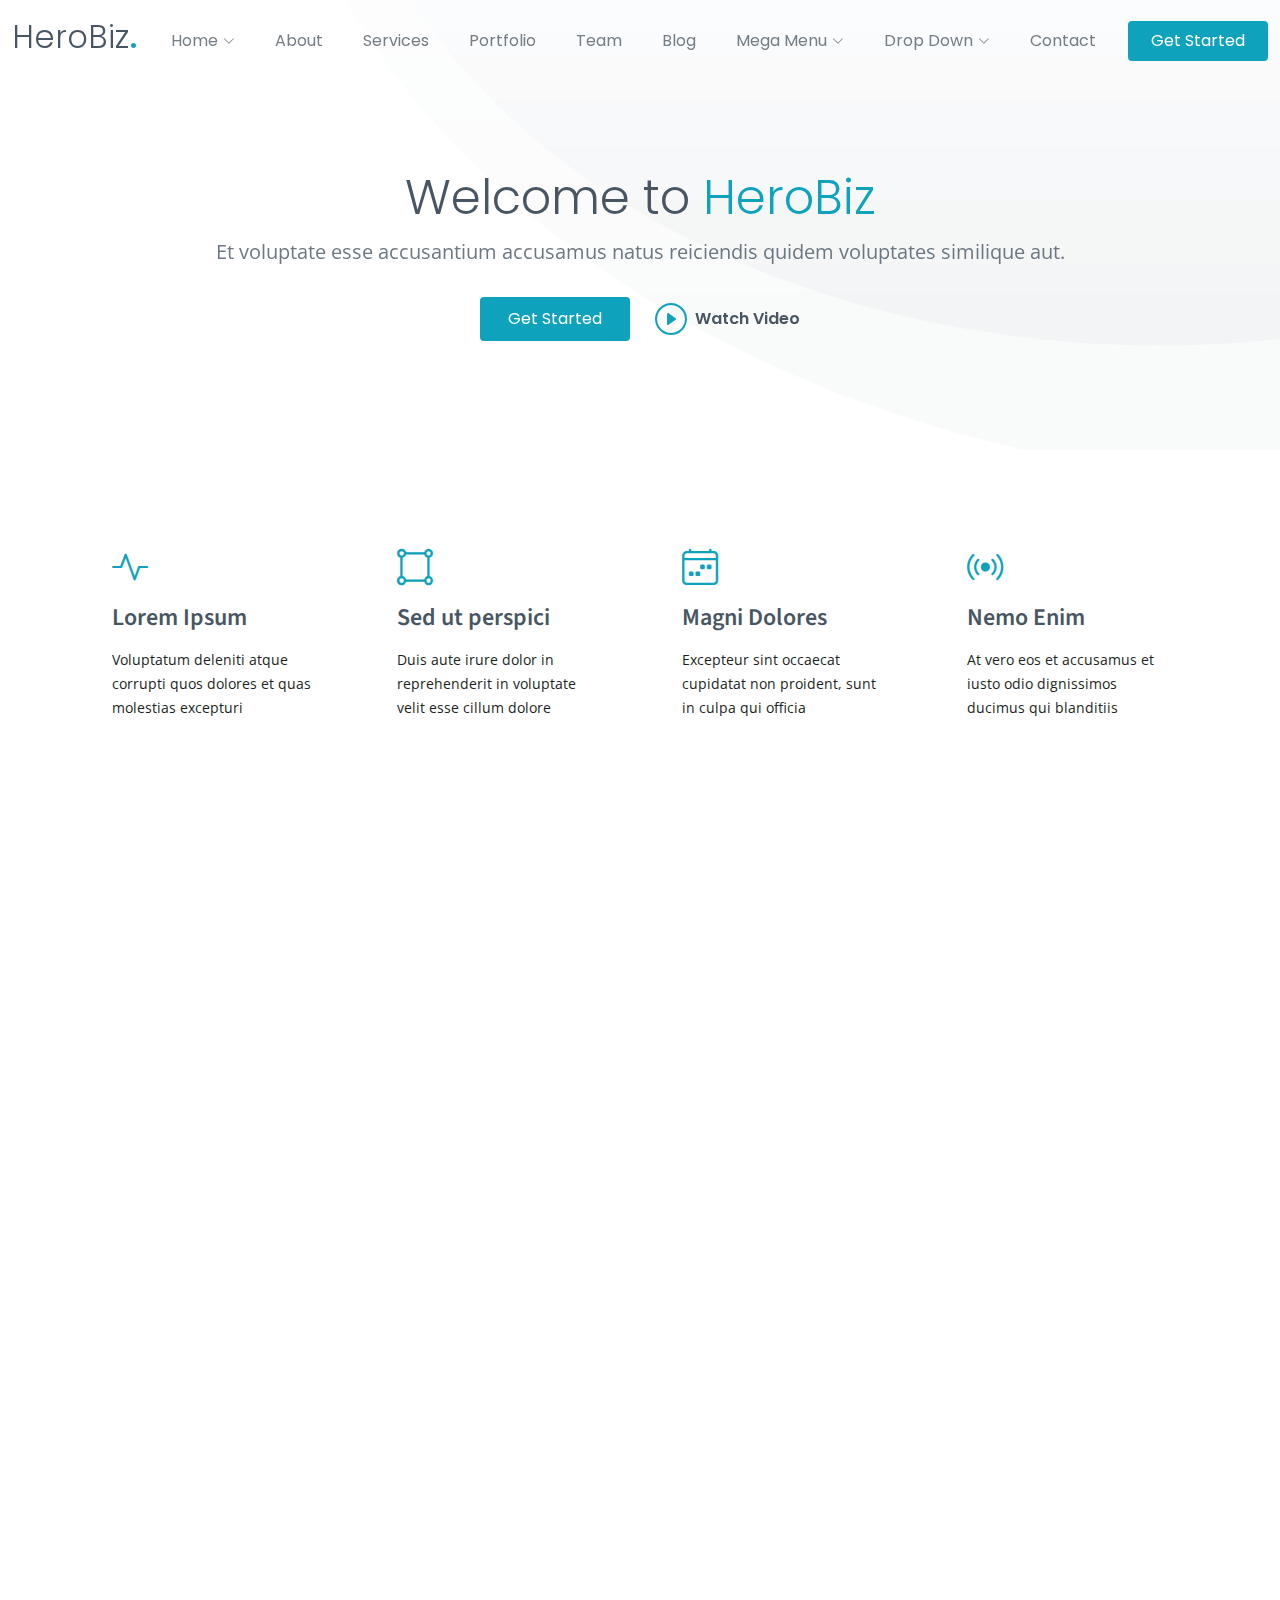
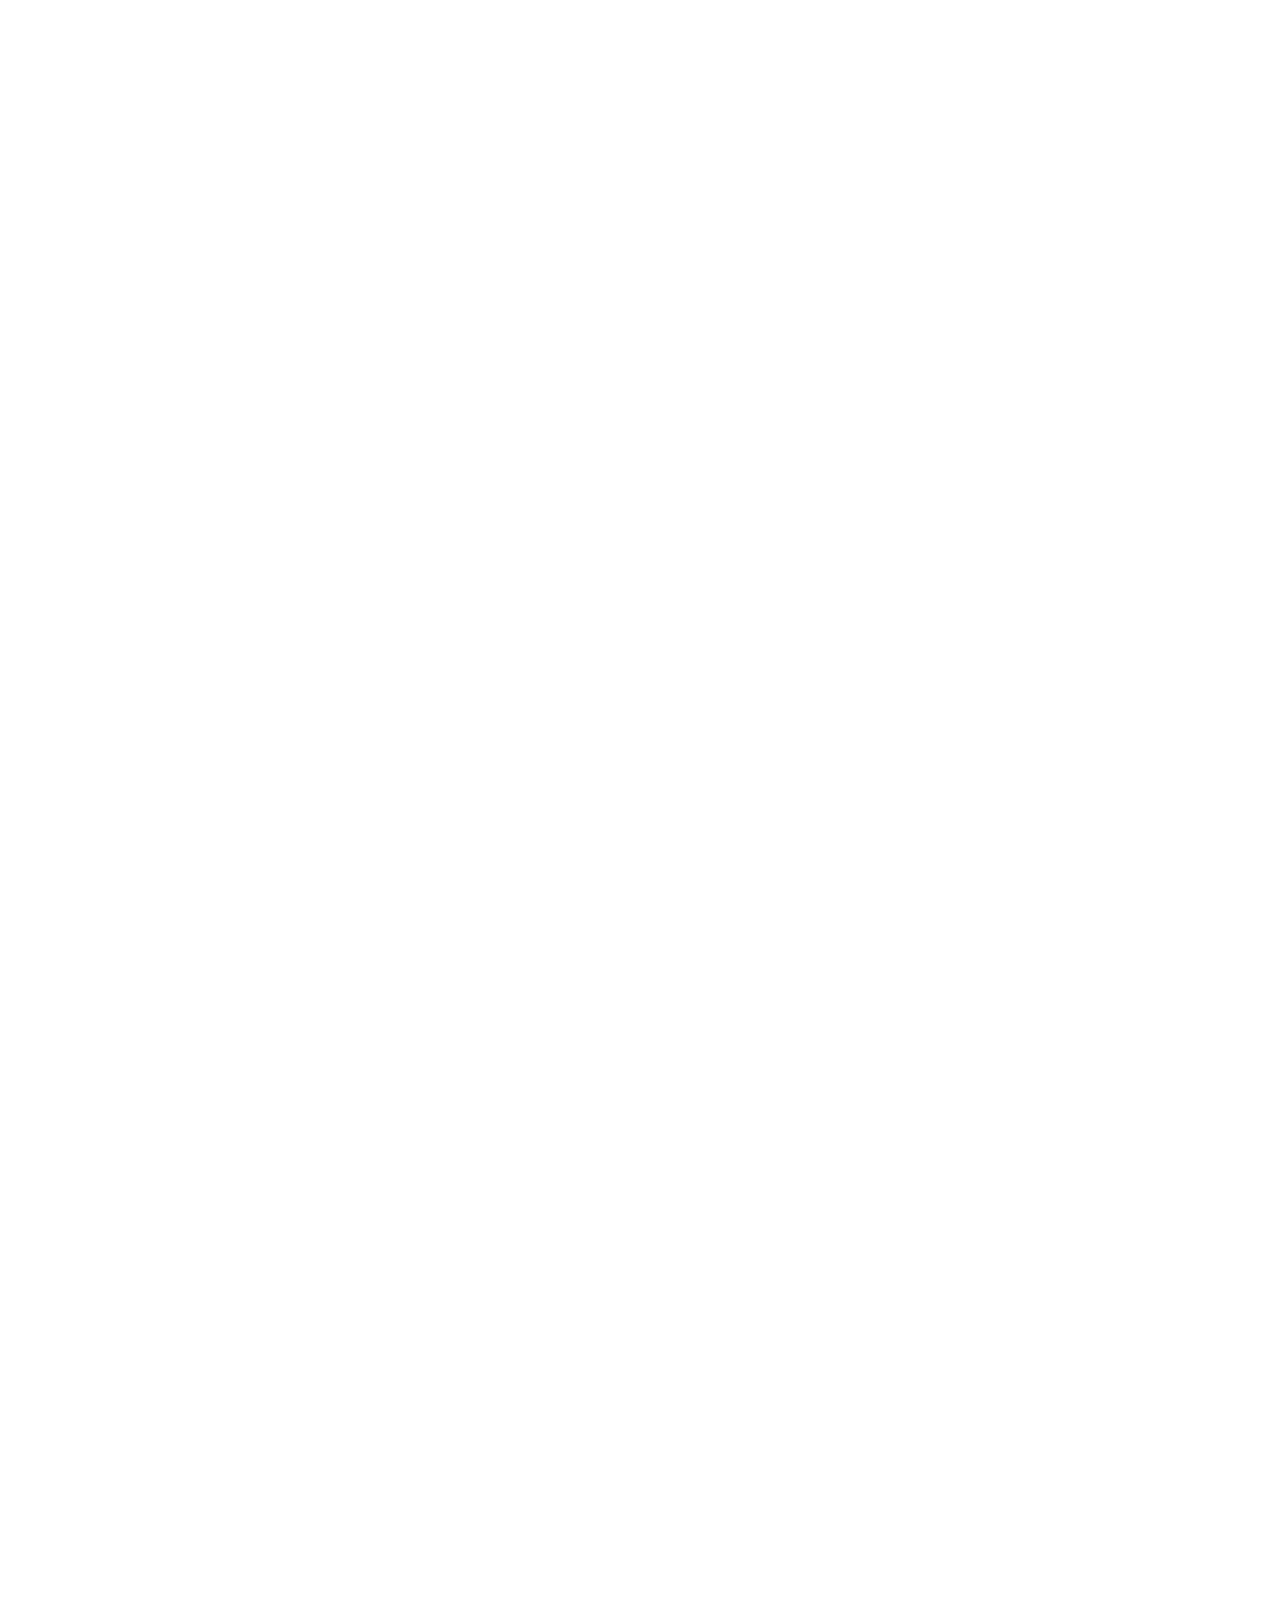
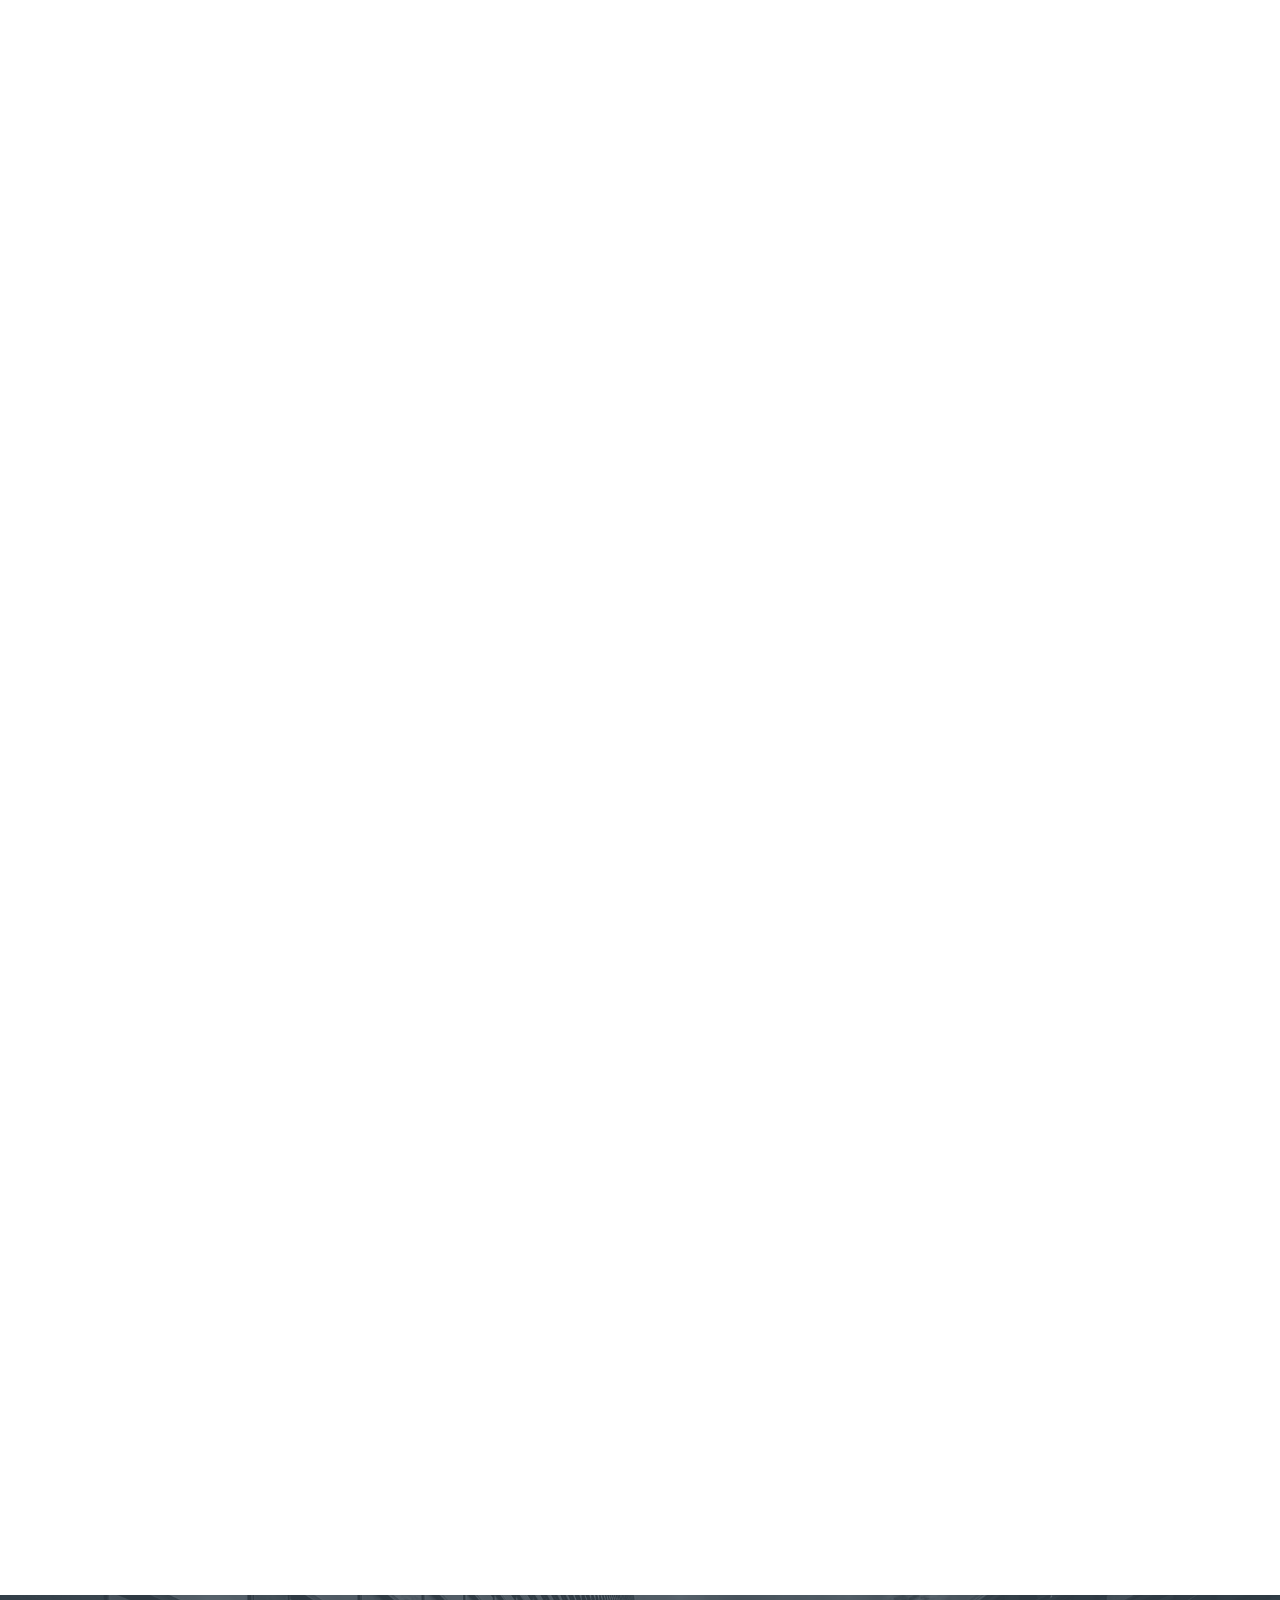
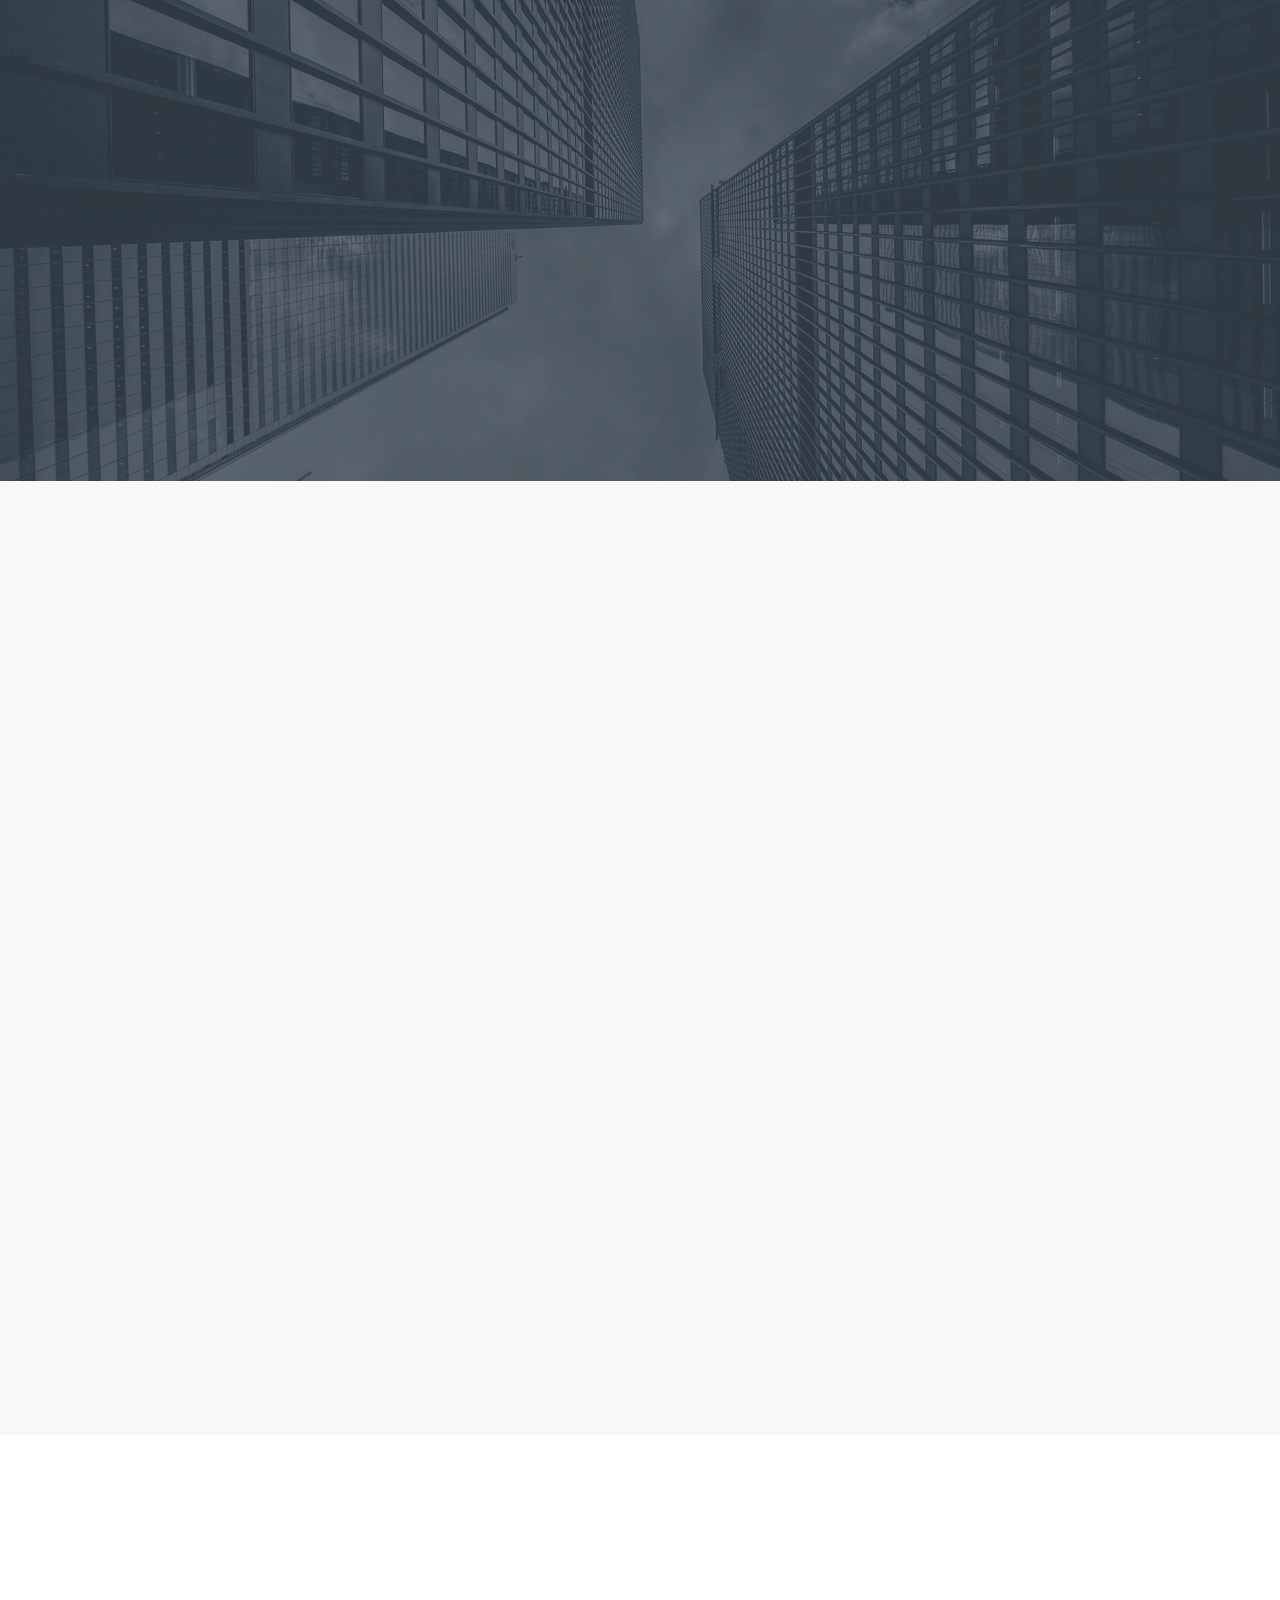
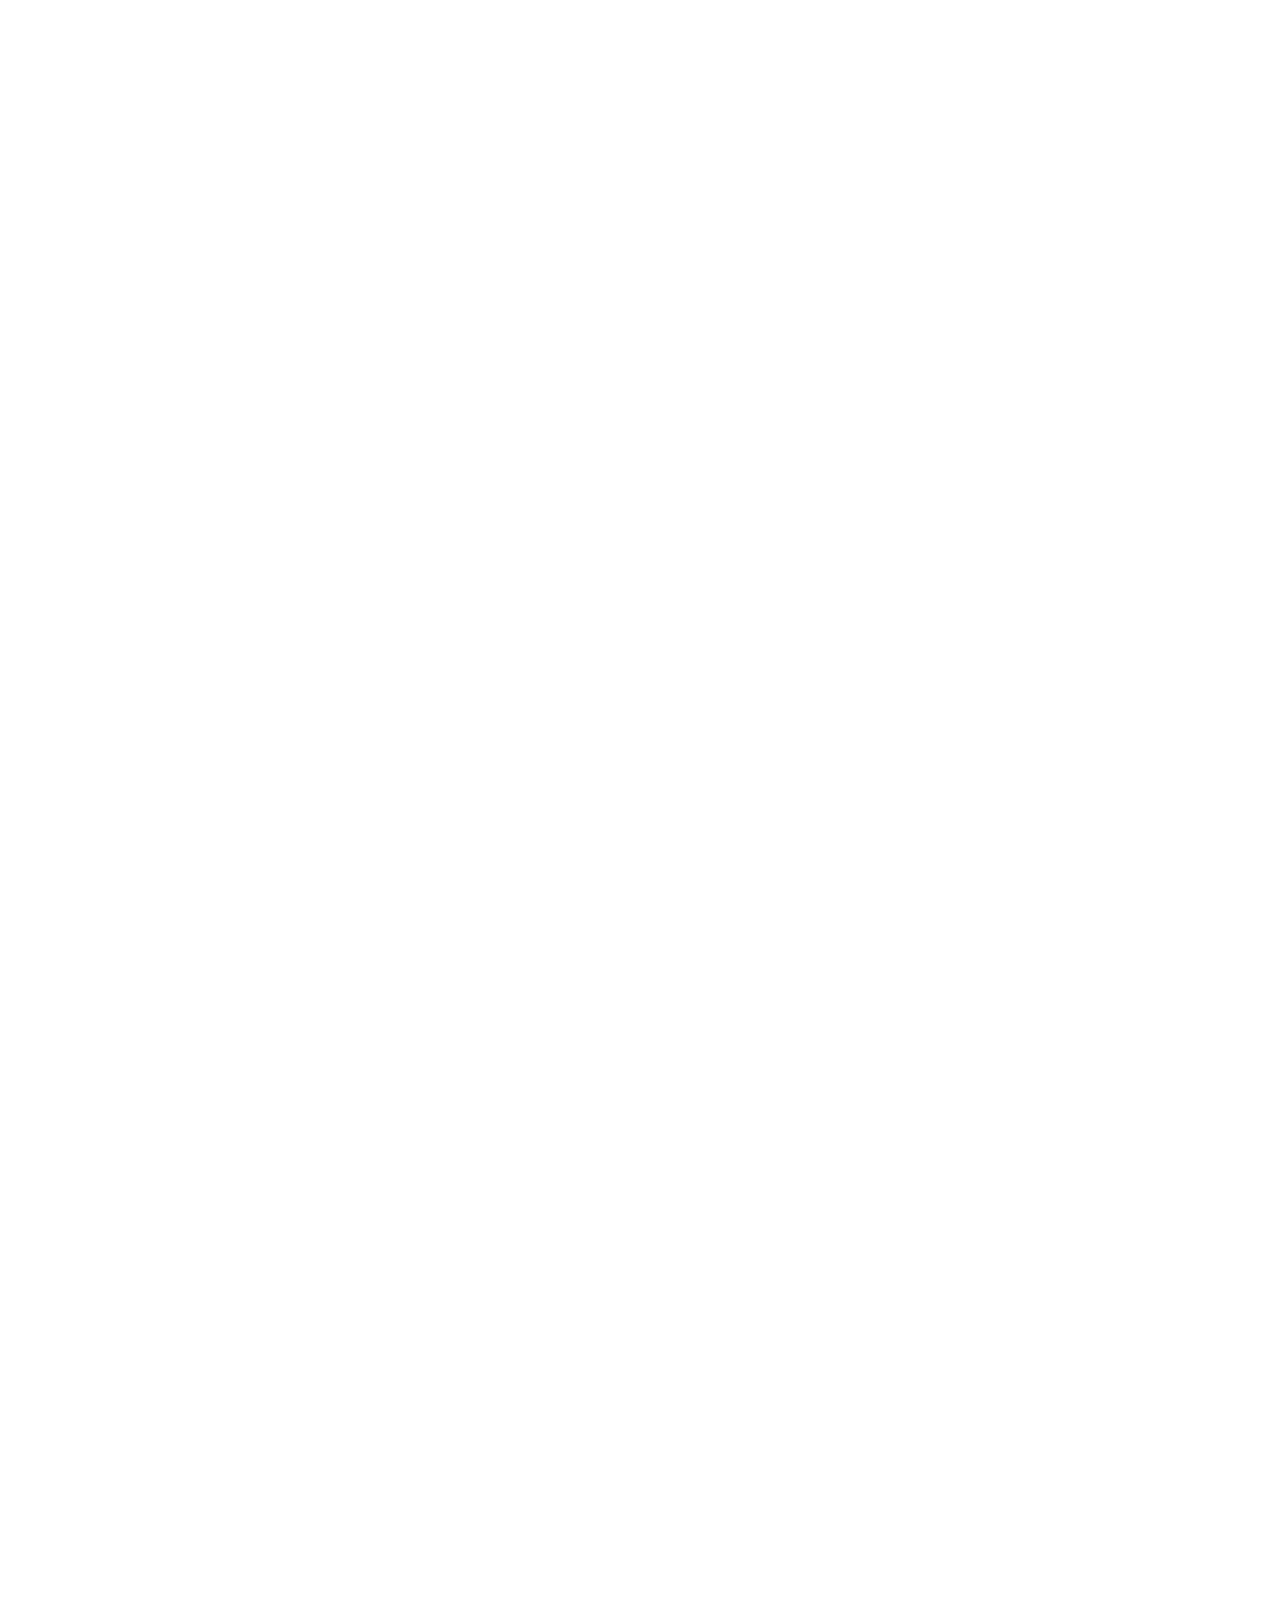
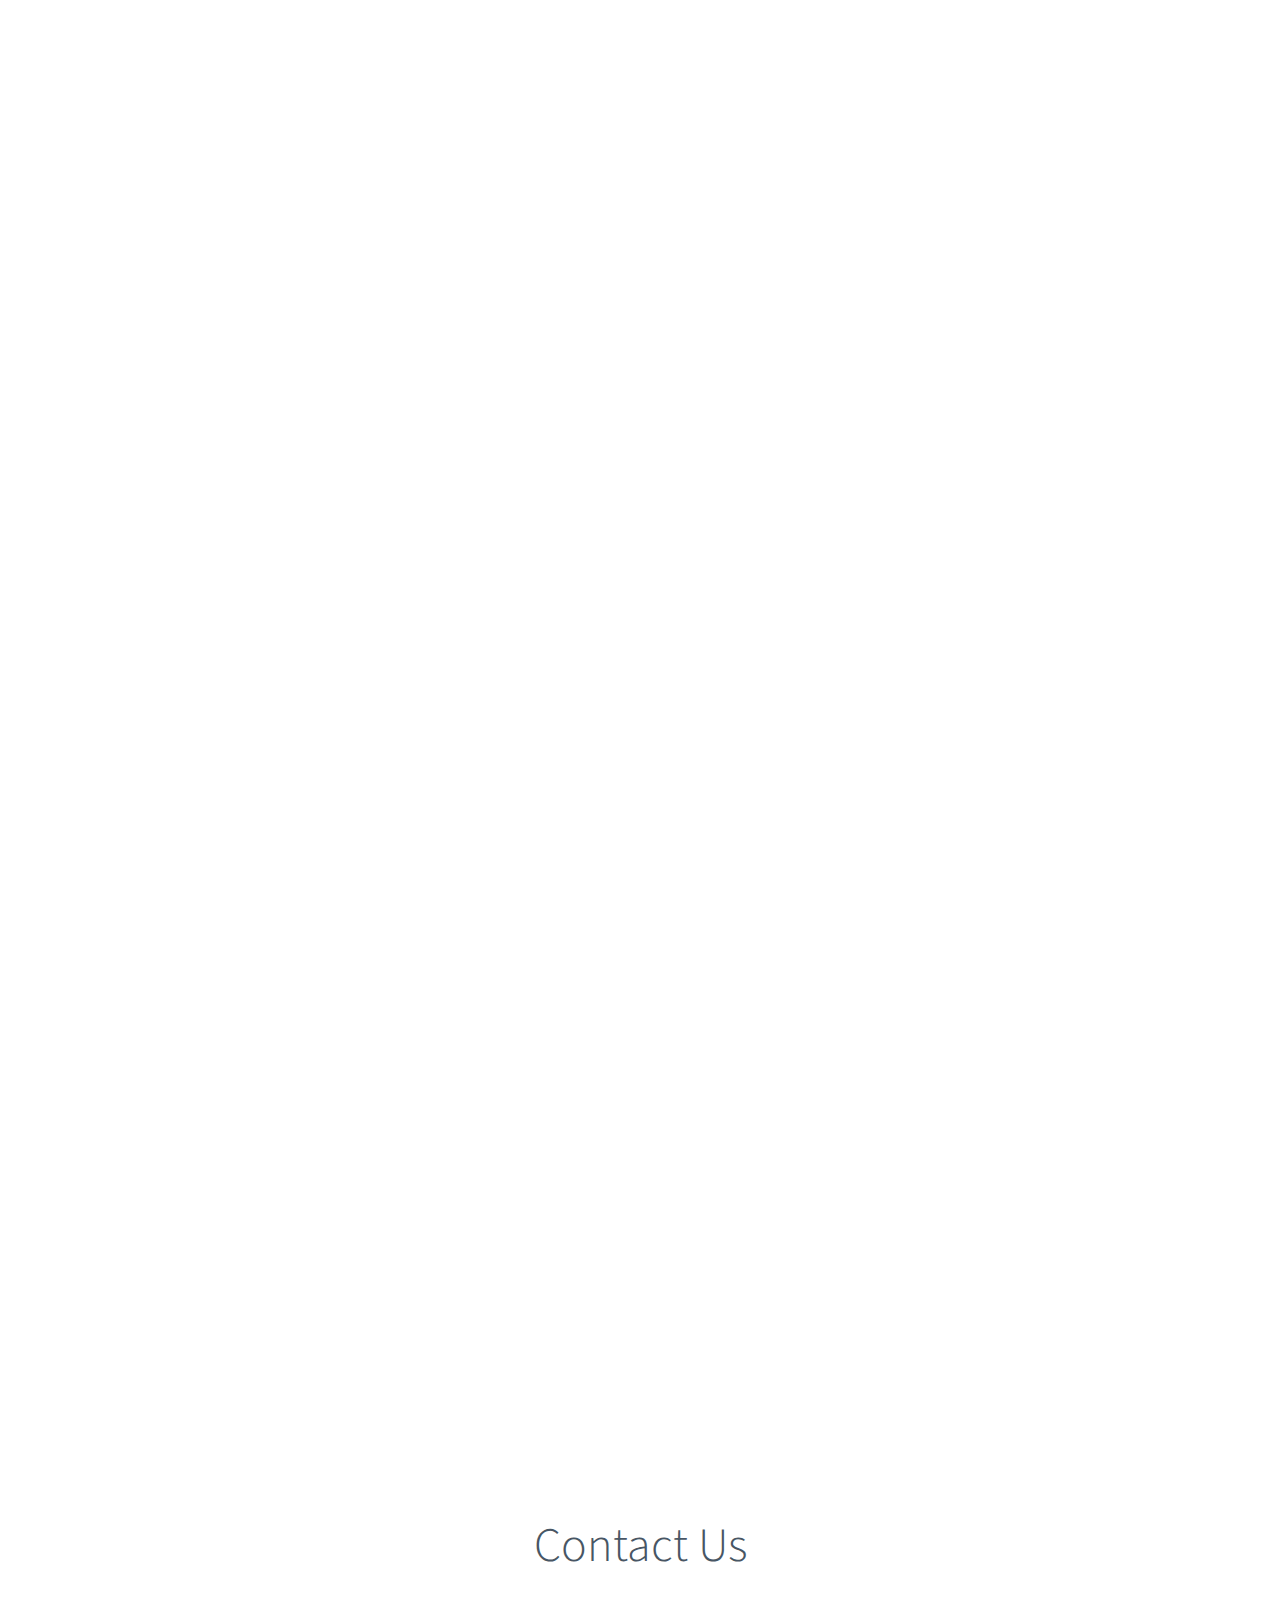
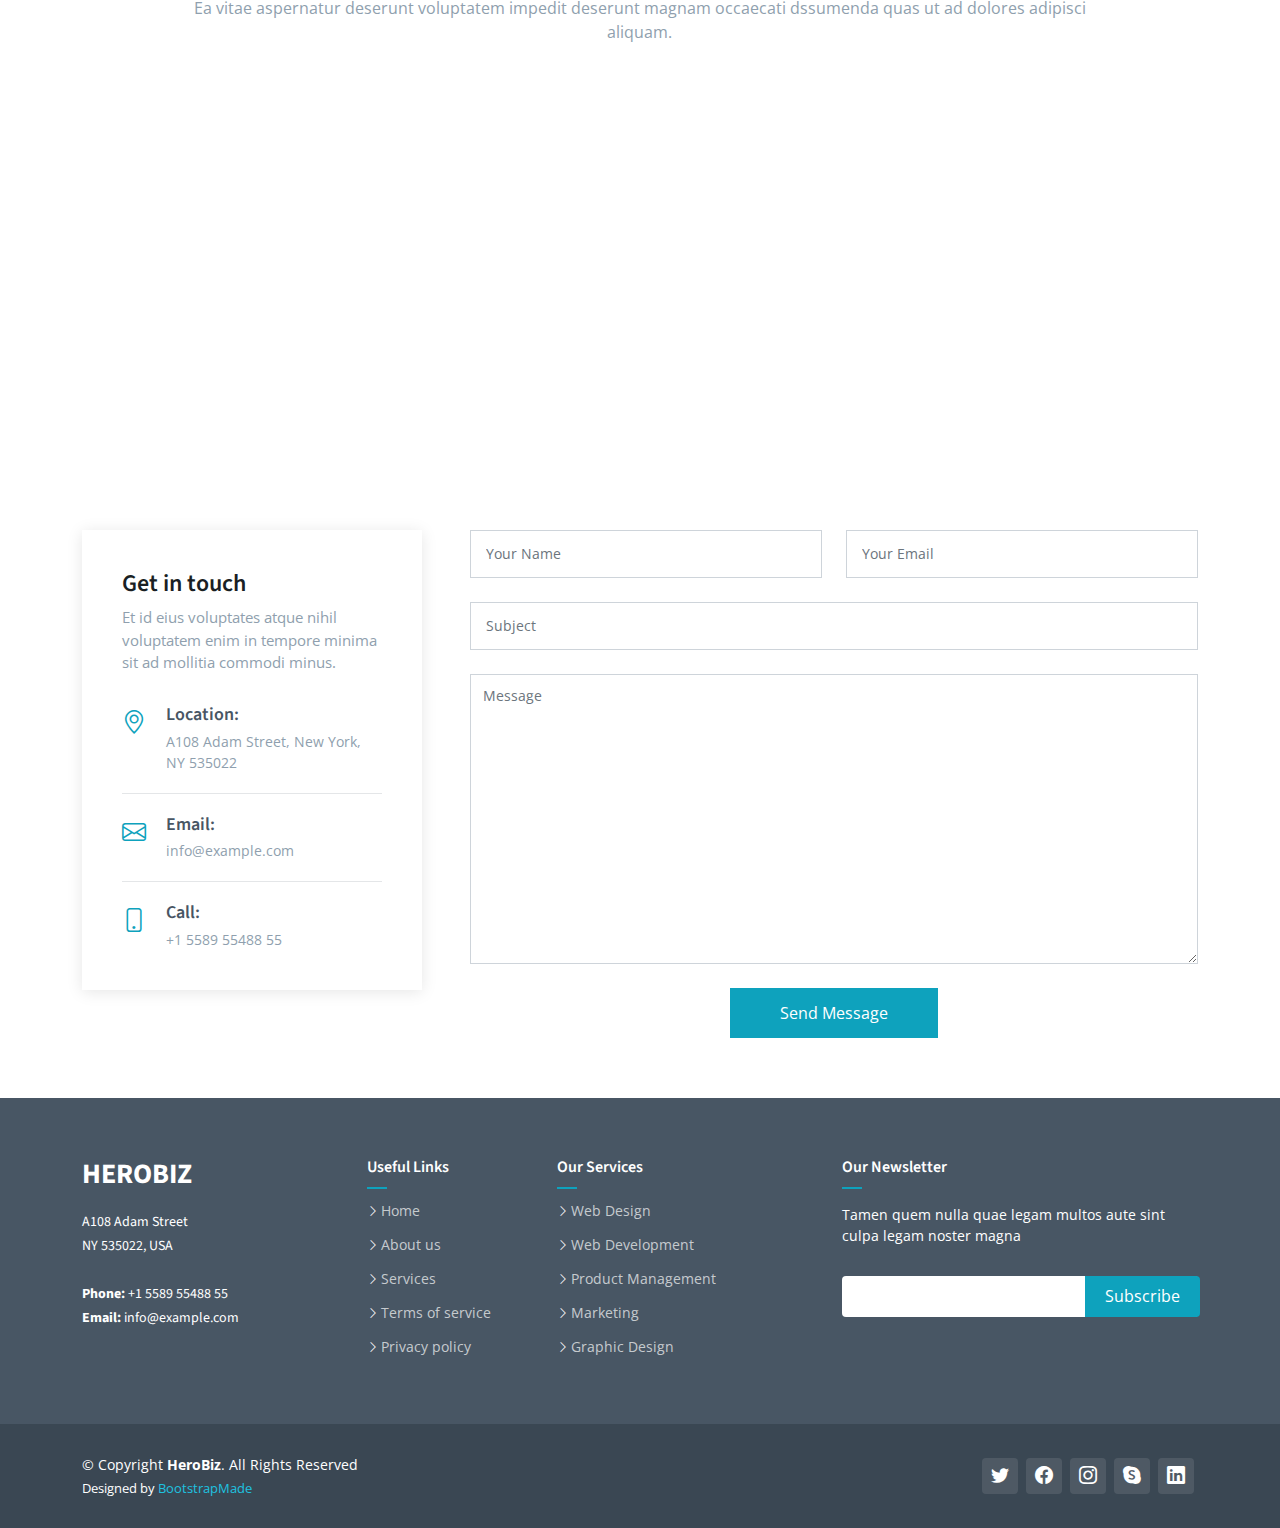
<file: index-4.html>
<!DOCTYPE html>
<html lang="en">

<head>
  <meta charset="utf-8">
  <meta content="width=device-width, initial-scale=1.0" name="viewport">

  <title>HeroBiz Bootstrap Template - Home 4</title>
  <meta content="" name="description">
  <meta content="" name="keywords">

  <!-- Favicons -->
  <link href="assets/img/favicon.png" rel="icon">
  <link href="assets/img/apple-touch-icon.png" rel="apple-touch-icon">

  <!-- Google Fonts -->
  <link rel="preconnect" href="https://fonts.googleapis.com">
  <link rel="preconnect" href="https://fonts.gstatic.com" crossorigin>
  <link href="https://fonts.googleapis.com/css2?family=Open+Sans:ital,wght@0,300;0,400;0,500;0,600;0,700;1,300;1,400;1,500;1,600;1,700&family=Poppins:ital,wght@0,300;0,400;0,500;0,600;0,700;1,300;1,400;1,500;1,600;1,700&family=Source+Sans+Pro:ital,wght@0,300;0,400;0,600;0,700;1,300;1,400;1,600;1,700&display=swap" rel="stylesheet">

  <!-- Vendor CSS Files -->
  <link href="assets/vendor/bootstrap/css/bootstrap.min.css" rel="stylesheet">
  <link href="assets/vendor/bootstrap-icons/bootstrap-icons.css" rel="stylesheet">
  <link href="assets/vendor/aos/aos.css" rel="stylesheet">
  <link href="assets/vendor/glightbox/css/glightbox.min.css" rel="stylesheet">
  <link href="assets/vendor/swiper/swiper-bundle.min.css" rel="stylesheet">

  <!-- Variables CSS Files. Uncomment your preferred color scheme -->
  <link href="assets/css/variables.css" rel="stylesheet">
  <!-- <link href="assets/css/variables-blue.css" rel="stylesheet"> -->
  <!-- <link href="assets/css/variables-green.css" rel="stylesheet"> -->
  <!-- <link href="assets/css/variables-orange.css" rel="stylesheet"> -->
  <!-- <link href="assets/css/variables-purple.css" rel="stylesheet"> -->
  <!-- <link href="assets/css/variables-red.css" rel="stylesheet"> -->
  <!-- <link href="assets/css/variables-pink.css" rel="stylesheet"> -->

  <!-- Template Main CSS File -->
  <link href="assets/css/main.css" rel="stylesheet">

  <!-- =======================================================
  * Template Name: HeroBiz
  * Updated: Mar 10 2023 with Bootstrap v5.2.3
  * Template URL: https://bootstrapmade.com/herobiz-bootstrap-business-template/
  * Author: BootstrapMade.com
  * License: https://bootstrapmade.com/license/
  ======================================================== -->
</head>

<body>

  <!-- ======= Header ======= -->
  <header id="header" class="header fixed-top" data-scrollto-offset="0">
    <div class="container-fluid d-flex align-items-center justify-content-between">

      <a href="index.html" class="logo d-flex align-items-center scrollto me-auto me-lg-0">
        <!-- Uncomment the line below if you also wish to use an image logo -->
        <!-- <img src="assets/img/logo.png" alt=""> -->
        <h1>HeroBiz<span>.</span></h1>
      </a>

      <nav id="navbar" class="navbar">
        <ul>

          <li class="dropdown"><a href="#"><span>Home</span> <i class="bi bi-chevron-down dropdown-indicator"></i></a>
            <ul>
              <li><a href="index.html">Home 1 - index.html</a></li>
              <li><a href="index-2.html">Home 2 - index-2.html</a></li>
              <li><a href="index-3.html">Home 3 - index-3.html</a></li>
              <li><a href="index-4.html" class="active">Home 4 - index-4.html</a></li>
            </ul>
          </li>

          <li><a class="nav-link scrollto" href="index.html#about">About</a></li>
          <li><a class="nav-link scrollto" href="index.html#services">Services</a></li>
          <li><a class="nav-link scrollto" href="index.html#portfolio">Portfolio</a></li>
          <li><a class="nav-link scrollto" href="index.html#team">Team</a></li>
          <li><a href="blog.html">Blog</a></li>
          <li class="dropdown megamenu"><a href="#"><span>Mega Menu</span> <i class="bi bi-chevron-down dropdown-indicator"></i></a>
            <ul>
              <li>
                <a href="#">Column 1 link 1</a>
                <a href="#">Column 1 link 2</a>
                <a href="#">Column 1 link 3</a>
              </li>
              <li>
                <a href="#">Column 2 link 1</a>
                <a href="#">Column 2 link 2</a>
                <a href="#">Column 3 link 3</a>
              </li>
              <li>
                <a href="#">Column 3 link 1</a>
                <a href="#">Column 3 link 2</a>
                <a href="#">Column 3 link 3</a>
              </li>
              <li>
                <a href="#">Column 4 link 1</a>
                <a href="#">Column 4 link 2</a>
                <a href="#">Column 4 link 3</a>
              </li>
            </ul>
          </li>
          <li class="dropdown"><a href="#"><span>Drop Down</span> <i class="bi bi-chevron-down dropdown-indicator"></i></a>
            <ul>
              <li><a href="#">Drop Down 1</a></li>
              <li class="dropdown"><a href="#"><span>Deep Drop Down</span> <i class="bi bi-chevron-down dropdown-indicator"></i></a>
                <ul>
                  <li><a href="#">Deep Drop Down 1</a></li>
                  <li><a href="#">Deep Drop Down 2</a></li>
                  <li><a href="#">Deep Drop Down 3</a></li>
                  <li><a href="#">Deep Drop Down 4</a></li>
                  <li><a href="#">Deep Drop Down 5</a></li>
                </ul>
              </li>
              <li><a href="#">Drop Down 2</a></li>
              <li><a href="#">Drop Down 3</a></li>
              <li><a href="#">Drop Down 4</a></li>
            </ul>
          </li>
          <li><a class="nav-link scrollto" href="index.html#contact">Contact</a></li>
        </ul>
        <i class="bi bi-list mobile-nav-toggle d-none"></i>
      </nav><!-- .navbar -->

      <a class="btn-getstarted scrollto" href="index.html#about">Get Started</a>

    </div>
  </header><!-- End Header -->

  <section id="hero-static" class="hero-static d-flex align-items-center">
    <div class="container d-flex flex-column justify-content-center align-items-center text-center position-relative" data-aos="zoom-out">
      <h2>Welcome to <span>HeroBiz</span></h2>
      <p>Et voluptate esse accusantium accusamus natus reiciendis quidem voluptates similique aut.</p>
      <div class="d-flex">
        <a href="#about" class="btn-get-started scrollto">Get Started</a>
        <a href="https://www.youtube.com/watch?v=LXb3EKWsInQ" class="glightbox btn-watch-video d-flex align-items-center"><i class="bi bi-play-circle"></i><span>Watch Video</span></a>
      </div>
    </div>
  </section>

  <main id="main">

    <!-- ======= Featured Services Section ======= -->
    <section id="featured-services" class="featured-services">
      <div class="container">

        <div class="row gy-4">

          <div class="col-xl-3 col-md-6 d-flex" data-aos="zoom-out">
            <div class="service-item position-relative">
              <div class="icon"><i class="bi bi-activity icon"></i></div>
              <h4><a href="" class="stretched-link">Lorem Ipsum</a></h4>
              <p>Voluptatum deleniti atque corrupti quos dolores et quas molestias excepturi</p>
            </div>
          </div><!-- End Service Item -->

          <div class="col-xl-3 col-md-6 d-flex" data-aos="zoom-out" data-aos-delay="200">
            <div class="service-item position-relative">
              <div class="icon"><i class="bi bi-bounding-box-circles icon"></i></div>
              <h4><a href="" class="stretched-link">Sed ut perspici</a></h4>
              <p>Duis aute irure dolor in reprehenderit in voluptate velit esse cillum dolore</p>
            </div>
          </div><!-- End Service Item -->

          <div class="col-xl-3 col-md-6 d-flex" data-aos="zoom-out" data-aos-delay="400">
            <div class="service-item position-relative">
              <div class="icon"><i class="bi bi-calendar4-week icon"></i></div>
              <h4><a href="" class="stretched-link">Magni Dolores</a></h4>
              <p>Excepteur sint occaecat cupidatat non proident, sunt in culpa qui officia</p>
            </div>
          </div><!-- End Service Item -->

          <div class="col-xl-3 col-md-6 d-flex" data-aos="zoom-out" data-aos-delay="600">
            <div class="service-item position-relative">
              <div class="icon"><i class="bi bi-broadcast icon"></i></div>
              <h4><a href="" class="stretched-link">Nemo Enim</a></h4>
              <p>At vero eos et accusamus et iusto odio dignissimos ducimus qui blanditiis</p>
            </div>
          </div><!-- End Service Item -->

        </div>

      </div>
    </section><!-- End Featured Services Section -->

    <!-- ======= About Section ======= -->
    <section id="about" class="about">
      <div class="container" data-aos="fade-up">

        <div class="section-header">
          <h2>About Us</h2>
          <p>Architecto nobis eos vel nam quidem vitae temporibus voluptates qui hic deserunt iusto omnis nam voluptas asperiores sequi tenetur dolores incidunt enim voluptatem magnam cumque fuga.</p>
        </div>

        <div class="row g-4 g-lg-5" data-aos="fade-up" data-aos-delay="200">

          <div class="col-lg-5">
            <div class="about-img">
              <img src="assets/img/about.jpg" class="img-fluid" alt="">
            </div>
          </div>

          <div class="col-lg-7">
            <h3 class="pt-0 pt-lg-5">Neque officiis dolore maiores et exercitationem quae est seda lidera pat claero</h3>

            <!-- Tabs -->
            <ul class="nav nav-pills mb-3">
              <li><a class="nav-link active" data-bs-toggle="pill" href="#tab1">Saepe fuga</a></li>
              <li><a class="nav-link" data-bs-toggle="pill" href="#tab2">Voluptates</a></li>
              <li><a class="nav-link" data-bs-toggle="pill" href="#tab3">Corrupti</a></li>
            </ul><!-- End Tabs -->

            <!-- Tab Content -->
            <div class="tab-content">

              <div class="tab-pane fade show active" id="tab1">

                <p class="fst-italic">Consequuntur inventore voluptates consequatur aut vel et. Eos doloribus expedita. Sapiente atque consequatur minima nihil quae aspernatur quo suscipit voluptatem.</p>

                <div class="d-flex align-items-center mt-4">
                  <i class="bi bi-check2"></i>
                  <h4>Repudiandae rerum velit modi et officia quasi facilis</h4>
                </div>
                <p>Laborum omnis voluptates voluptas qui sit aliquam blanditiis. Sapiente minima commodi dolorum non eveniet magni quaerat nemo et.</p>

                <div class="d-flex align-items-center mt-4">
                  <i class="bi bi-check2"></i>
                  <h4>Incidunt non veritatis illum ea ut nisi</h4>
                </div>
                <p>Non quod totam minus repellendus autem sint velit. Rerum debitis facere soluta tenetur. Iure molestiae assumenda sunt qui inventore eligendi voluptates nisi at. Dolorem quo tempora. Quia et perferendis.</p>

                <div class="d-flex align-items-center mt-4">
                  <i class="bi bi-check2"></i>
                  <h4>Omnis ab quia nemo dignissimos rem eum quos..</h4>
                </div>
                <p>Eius alias aut cupiditate. Dolor voluptates animi ut blanditiis quos nam. Magnam officia aut ut alias quo explicabo ullam esse. Sunt magnam et dolorem eaque magnam odit enim quaerat. Vero error error voluptatem eum.</p>

              </div><!-- End Tab 1 Content -->

              <div class="tab-pane fade show" id="tab2">

                <p class="fst-italic">Consequuntur inventore voluptates consequatur aut vel et. Eos doloribus expedita. Sapiente atque consequatur minima nihil quae aspernatur quo suscipit voluptatem.</p>

                <div class="d-flex align-items-center mt-4">
                  <i class="bi bi-check2"></i>
                  <h4>Repudiandae rerum velit modi et officia quasi facilis</h4>
                </div>
                <p>Laborum omnis voluptates voluptas qui sit aliquam blanditiis. Sapiente minima commodi dolorum non eveniet magni quaerat nemo et.</p>

                <div class="d-flex align-items-center mt-4">
                  <i class="bi bi-check2"></i>
                  <h4>Incidunt non veritatis illum ea ut nisi</h4>
                </div>
                <p>Non quod totam minus repellendus autem sint velit. Rerum debitis facere soluta tenetur. Iure molestiae assumenda sunt qui inventore eligendi voluptates nisi at. Dolorem quo tempora. Quia et perferendis.</p>

                <div class="d-flex align-items-center mt-4">
                  <i class="bi bi-check2"></i>
                  <h4>Omnis ab quia nemo dignissimos rem eum quos..</h4>
                </div>
                <p>Eius alias aut cupiditate. Dolor voluptates animi ut blanditiis quos nam. Magnam officia aut ut alias quo explicabo ullam esse. Sunt magnam et dolorem eaque magnam odit enim quaerat. Vero error error voluptatem eum.</p>

              </div><!-- End Tab 2 Content -->

              <div class="tab-pane fade show" id="tab3">

                <p class="fst-italic">Consequuntur inventore voluptates consequatur aut vel et. Eos doloribus expedita. Sapiente atque consequatur minima nihil quae aspernatur quo suscipit voluptatem.</p>

                <div class="d-flex align-items-center mt-4">
                  <i class="bi bi-check2"></i>
                  <h4>Repudiandae rerum velit modi et officia quasi facilis</h4>
                </div>
                <p>Laborum omnis voluptates voluptas qui sit aliquam blanditiis. Sapiente minima commodi dolorum non eveniet magni quaerat nemo et.</p>

                <div class="d-flex align-items-center mt-4">
                  <i class="bi bi-check2"></i>
                  <h4>Incidunt non veritatis illum ea ut nisi</h4>
                </div>
                <p>Non quod totam minus repellendus autem sint velit. Rerum debitis facere soluta tenetur. Iure molestiae assumenda sunt qui inventore eligendi voluptates nisi at. Dolorem quo tempora. Quia et perferendis.</p>

                <div class="d-flex align-items-center mt-4">
                  <i class="bi bi-check2"></i>
                  <h4>Omnis ab quia nemo dignissimos rem eum quos..</h4>
                </div>
                <p>Eius alias aut cupiditate. Dolor voluptates animi ut blanditiis quos nam. Magnam officia aut ut alias quo explicabo ullam esse. Sunt magnam et dolorem eaque magnam odit enim quaerat. Vero error error voluptatem eum.</p>

              </div><!-- End Tab 3 Content -->

            </div>

          </div>

        </div>

      </div>
    </section><!-- End About Section -->

    <!-- ======= Clients Section ======= -->
    <section id="clients" class="clients">
      <div class="container" data-aos="zoom-out">

        <div class="clients-slider swiper">
          <div class="swiper-wrapper align-items-center">
            <div class="swiper-slide"><img src="assets/img/clients/client-1.png" class="img-fluid" alt=""></div>
            <div class="swiper-slide"><img src="assets/img/clients/client-2.png" class="img-fluid" alt=""></div>
            <div class="swiper-slide"><img src="assets/img/clients/client-3.png" class="img-fluid" alt=""></div>
            <div class="swiper-slide"><img src="assets/img/clients/client-4.png" class="img-fluid" alt=""></div>
            <div class="swiper-slide"><img src="assets/img/clients/client-5.png" class="img-fluid" alt=""></div>
            <div class="swiper-slide"><img src="assets/img/clients/client-6.png" class="img-fluid" alt=""></div>
            <div class="swiper-slide"><img src="assets/img/clients/client-7.png" class="img-fluid" alt=""></div>
            <div class="swiper-slide"><img src="assets/img/clients/client-8.png" class="img-fluid" alt=""></div>
          </div>
        </div>

      </div>
    </section><!-- End Clients Section -->

    <!-- ======= Call To Action Section ======= -->
    <section id="cta" class="cta">
      <div class="container" data-aos="zoom-out">

        <div class="row g-5">

          <div class="col-lg-8 col-md-6 content d-flex flex-column justify-content-center order-last order-md-first">
            <h3>Alias sunt quas <em>Cupiditate</em> oluptas hic minima</h3>
            <p> Duis aute irure dolor in reprehenderit in voluptate velit esse cillum dolore eu fugiat nulla pariatur. Excepteur sint occaecat cupidatat non proident, sunt in culpa qui officia deserunt mollit anim id est laborum.</p>
            <a class="cta-btn align-self-start" href="#">Call To Action</a>
          </div>

          <div class="col-lg-4 col-md-6 order-first order-md-last d-flex align-items-center">
            <div class="img">
              <img src="assets/img/cta.jpg" alt="" class="img-fluid">
            </div>
          </div>

        </div>

      </div>
    </section><!-- End Call To Action Section -->

    <!-- ======= On Focus Section ======= -->
    <section id="onfocus" class="onfocus">
      <div class="container-fluid p-0" data-aos="fade-up">

        <div class="row g-0">
          <div class="col-lg-6 video-play position-relative">
            <a href="https://www.youtube.com/watch?v=LXb3EKWsInQ" class="glightbox play-btn"></a>
          </div>
          <div class="col-lg-6">
            <div class="content d-flex flex-column justify-content-center h-100">
              <h3>Voluptatem dignissimos provident quasi corporis</h3>
              <p class="fst-italic">
                Lorem ipsum dolor sit amet, consectetur adipiscing elit, sed do eiusmod tempor incididunt ut labore et dolore
                magna aliqua.
              </p>
              <ul>
                <li><i class="bi bi-check-circle"></i> Ullamco laboris nisi ut aliquip ex ea commodo consequat.</li>
                <li><i class="bi bi-check-circle"></i> Duis aute irure dolor in reprehenderit in voluptate velit.</li>
                <li><i class="bi bi-check-circle"></i> Ullamco laboris nisi ut aliquip ex ea commodo consequat. Duis aute irure dolor in reprehenderit in voluptate trideta storacalaperda mastiro dolore eu fugiat nulla pariatur.</li>
              </ul>
              <a href="#" class="read-more align-self-start"><span>Read More</span><i class="bi bi-arrow-right"></i></a>
            </div>
          </div>
        </div>

      </div>
    </section><!-- End On Focus Section -->

    <!-- ======= Features Section ======= -->
    <section id="features" class="features">
      <div class="container" data-aos="fade-up">

        <ul class="nav nav-tabs row gy-4 d-flex">

          <li class="nav-item col-6 col-md-4 col-lg-2">
            <a class="nav-link active show" data-bs-toggle="tab" data-bs-target="#tab-1">
              <i class="bi bi-binoculars color-cyan"></i>
              <h4>Modinest</h4>
            </a>
          </li><!-- End Tab 1 Nav -->

          <li class="nav-item col-6 col-md-4 col-lg-2">
            <a class="nav-link" data-bs-toggle="tab" data-bs-target="#tab-2">
              <i class="bi bi-box-seam color-indigo"></i>
              <h4>Undaesenti</h4>
            </a>
          </li><!-- End Tab 2 Nav -->

          <li class="nav-item col-6 col-md-4 col-lg-2">
            <a class="nav-link" data-bs-toggle="tab" data-bs-target="#tab-3">
              <i class="bi bi-brightness-high color-teal"></i>
              <h4>Pariatur</h4>
            </a>
          </li><!-- End Tab 3 Nav -->

          <li class="nav-item col-6 col-md-4 col-lg-2">
            <a class="nav-link" data-bs-toggle="tab" data-bs-target="#tab-4">
              <i class="bi bi-command color-red"></i>
              <h4>Nostrum</h4>
            </a>
          </li><!-- End Tab 4 Nav -->

          <li class="nav-item col-6 col-md-4 col-lg-2">
            <a class="nav-link" data-bs-toggle="tab" data-bs-target="#tab-5">
              <i class="bi bi-easel color-blue"></i>
              <h4>Adipiscing</h4>
            </a>
          </li><!-- End Tab 5 Nav -->

          <li class="nav-item col-6 col-md-4 col-lg-2">
            <a class="nav-link" data-bs-toggle="tab" data-bs-target="#tab-6">
              <i class="bi bi-map color-orange"></i>
              <h4>Reprehit</h4>
            </a>
          </li><!-- End Tab 6 Nav -->

        </ul>

        <div class="tab-content">

          <div class="tab-pane active show" id="tab-1">
            <div class="row gy-4">
              <div class="col-lg-8 order-2 order-lg-1" data-aos="fade-up" data-aos-delay="100">
                <h3>Modinest</h3>
                <p class="fst-italic">
                  Lorem ipsum dolor sit amet, consectetur adipiscing elit, sed do eiusmod tempor incididunt ut labore et dolore
                  magna aliqua.
                </p>
                <ul>
                  <li><i class="bi bi-check-circle-fill"></i> Ullamco laboris nisi ut aliquip ex ea commodo consequat.</li>
                  <li><i class="bi bi-check-circle-fill"></i> Duis aute irure dolor in reprehenderit in voluptate velit.</li>
                  <li><i class="bi bi-check-circle-fill"></i> Ullamco laboris nisi ut aliquip ex ea commodo consequat. Duis aute irure dolor in reprehenderit in voluptate trideta storacalaperda mastiro dolore eu fugiat nulla pariatur.</li>
                </ul>
                <p>
                  Ullamco laboris nisi ut aliquip ex ea commodo consequat. Duis aute irure dolor in reprehenderit in voluptate
                  velit esse cillum dolore eu fugiat nulla pariatur. Excepteur sint occaecat cupidatat non proident, sunt in
                  culpa qui officia deserunt mollit anim id est laborum
                </p>
              </div>
              <div class="col-lg-4 order-1 order-lg-2 text-center" data-aos="fade-up" data-aos-delay="200">
                <img src="assets/img/features-1.svg" alt="" class="img-fluid">
              </div>
            </div>
          </div><!-- End Tab Content 1 -->

          <div class="tab-pane" id="tab-2">
            <div class="row gy-4">
              <div class="col-lg-8 order-2 order-lg-1">
                <h3>Undaesenti</h3>
                <p>
                  Ullamco laboris nisi ut aliquip ex ea commodo consequat. Duis aute irure dolor in reprehenderit in voluptate
                  velit esse cillum dolore eu fugiat nulla pariatur. Excepteur sint occaecat cupidatat non proident, sunt in
                  culpa qui officia deserunt mollit anim id est laborum
                </p>
                <p class="fst-italic">
                  Lorem ipsum dolor sit amet, consectetur adipiscing elit, sed do eiusmod tempor incididunt ut labore et dolore
                  magna aliqua.
                </p>
                <ul>
                  <li><i class="bi bi-check-circle-fill"></i> Ullamco laboris nisi ut aliquip ex ea commodo consequat.</li>
                  <li><i class="bi bi-check-circle-fill"></i> Duis aute irure dolor in reprehenderit in voluptate velit.</li>
                  <li><i class="bi bi-check-circle-fill"></i> Provident mollitia neque rerum asperiores dolores quos qui a. Ipsum neque dolor voluptate nisi sed.</li>
                  <li><i class="bi bi-check-circle-fill"></i> Ullamco laboris nisi ut aliquip ex ea commodo consequat. Duis aute irure dolor in reprehenderit in voluptate trideta storacalaperda mastiro dolore eu fugiat nulla pariatur.</li>
                </ul>
              </div>
              <div class="col-lg-4 order-1 order-lg-2 text-center">
                <img src="assets/img/features-2.svg" alt="" class="img-fluid">
              </div>
            </div>
          </div><!-- End Tab Content 2 -->

          <div class="tab-pane" id="tab-3">
            <div class="row gy-4">
              <div class="col-lg-8 order-2 order-lg-1">
                <h3>Pariatur</h3>
                <p>
                  Ullamco laboris nisi ut aliquip ex ea commodo consequat. Duis aute irure dolor in reprehenderit in voluptate
                  velit esse cillum dolore eu fugiat nulla pariatur. Excepteur sint occaecat cupidatat non proident, sunt in
                  culpa qui officia deserunt mollit anim id est laborum
                </p>
                <ul>
                  <li><i class="bi bi-check-circle-fill"></i> Ullamco laboris nisi ut aliquip ex ea commodo consequat.</li>
                  <li><i class="bi bi-check-circle-fill"></i> Duis aute irure dolor in reprehenderit in voluptate velit.</li>
                  <li><i class="bi bi-check-circle-fill"></i> Provident mollitia neque rerum asperiores dolores quos qui a. Ipsum neque dolor voluptate nisi sed.</li>
                </ul>
                <p class="fst-italic">
                  Lorem ipsum dolor sit amet, consectetur adipiscing elit, sed do eiusmod tempor incididunt ut labore et dolore
                  magna aliqua.
                </p>
              </div>
              <div class="col-lg-4 order-1 order-lg-2 text-center">
                <img src="assets/img/features-3.svg" alt="" class="img-fluid">
              </div>
            </div>
          </div><!-- End Tab Content 3 -->

          <div class="tab-pane" id="tab-4">
            <div class="row gy-4">
              <div class="col-lg-8 order-2 order-lg-1">
                <h3>Nostrum</h3>
                <p>
                  Ullamco laboris nisi ut aliquip ex ea commodo consequat. Duis aute irure dolor in reprehenderit in voluptate
                  velit esse cillum dolore eu fugiat nulla pariatur. Excepteur sint occaecat cupidatat non proident, sunt in
                  culpa qui officia deserunt mollit anim id est laborum
                </p>
                <p class="fst-italic">
                  Lorem ipsum dolor sit amet, consectetur adipiscing elit, sed do eiusmod tempor incididunt ut labore et dolore
                  magna aliqua.
                </p>
                <ul>
                  <li><i class="bi bi-check-circle-fill"></i> Ullamco laboris nisi ut aliquip ex ea commodo consequat.</li>
                  <li><i class="bi bi-check-circle-fill"></i> Duis aute irure dolor in reprehenderit in voluptate velit.</li>
                  <li><i class="bi bi-check-circle-fill"></i> Ullamco laboris nisi ut aliquip ex ea commodo consequat. Duis aute irure dolor in reprehenderit in voluptate trideta storacalaperda mastiro dolore eu fugiat nulla pariatur.</li>
                </ul>
              </div>
              <div class="col-lg-4 order-1 order-lg-2 text-center">
                <img src="assets/img/features-4.svg" alt="" class="img-fluid">
              </div>
            </div>
          </div><!-- End Tab Content 4 -->

          <div class="tab-pane" id="tab-5">
            <div class="row gy-4">
              <div class="col-lg-8 order-2 order-lg-1">
                <h3>Adipiscing</h3>
                <p>
                  Ullamco laboris nisi ut aliquip ex ea commodo consequat. Duis aute irure dolor in reprehenderit in voluptate
                  velit esse cillum dolore eu fugiat nulla pariatur. Excepteur sint occaecat cupidatat non proident, sunt in
                  culpa qui officia deserunt mollit anim id est laborum
                </p>
                <p class="fst-italic">
                  Lorem ipsum dolor sit amet, consectetur adipiscing elit, sed do eiusmod tempor incididunt ut labore et dolore
                  magna aliqua.
                </p>
                <ul>
                  <li><i class="bi bi-check-circle-fill"></i> Ullamco laboris nisi ut aliquip ex ea commodo consequat.</li>
                  <li><i class="bi bi-check-circle-fill"></i> Duis aute irure dolor in reprehenderit in voluptate velit.</li>
                  <li><i class="bi bi-check-circle-fill"></i> Ullamco laboris nisi ut aliquip ex ea commodo consequat. Duis aute irure dolor in reprehenderit in voluptate trideta storacalaperda mastiro dolore eu fugiat nulla pariatur.</li>
                </ul>
              </div>
              <div class="col-lg-4 order-1 order-lg-2 text-center">
                <img src="assets/img/features-5.svg" alt="" class="img-fluid">
              </div>
            </div>
          </div><!-- End Tab Content 5 -->

          <div class="tab-pane" id="tab-6">
            <div class="row gy-4">
              <div class="col-lg-8 order-2 order-lg-1">
                <h3>Reprehit</h3>
                <p>
                  Ullamco laboris nisi ut aliquip ex ea commodo consequat. Duis aute irure dolor in reprehenderit in voluptate
                  velit esse cillum dolore eu fugiat nulla pariatur. Excepteur sint occaecat cupidatat non proident, sunt in
                  culpa qui officia deserunt mollit anim id est laborum
                </p>
                <p class="fst-italic">
                  Lorem ipsum dolor sit amet, consectetur adipiscing elit, sed do eiusmod tempor incididunt ut labore et dolore
                  magna aliqua.
                </p>
                <ul>
                  <li><i class="bi bi-check-circle-fill"></i> Ullamco laboris nisi ut aliquip ex ea commodo consequat.</li>
                  <li><i class="bi bi-check-circle-fill"></i> Duis aute irure dolor in reprehenderit in voluptate velit.</li>
                  <li><i class="bi bi-check-circle-fill"></i> Ullamco laboris nisi ut aliquip ex ea commodo consequat. Duis aute irure dolor in reprehenderit in voluptate trideta storacalaperda mastiro dolore eu fugiat nulla pariatur.</li>
                </ul>
              </div>
              <div class="col-lg-4 order-1 order-lg-2 text-center">
                <img src="assets/img/features-6.svg" alt="" class="img-fluid">
              </div>
            </div>
          </div><!-- End Tab Content 6 -->

        </div>

      </div>
    </section><!-- End Features Section -->

    <!-- ======= Services Section ======= -->
    <section id="services" class="services">
      <div class="container" data-aos="fade-up">

        <div class="section-header">
          <h2>Our Services</h2>
          <p>Ea vitae aspernatur deserunt voluptatem impedit deserunt magnam occaecati dssumenda quas ut ad dolores adipisci aliquam.</p>
        </div>

        <div class="row gy-5">

          <div class="col-xl-4 col-md-6" data-aos="zoom-in" data-aos-delay="200">
            <div class="service-item">
              <div class="img">
                <img src="assets/img/services-1.jpg" class="img-fluid" alt="">
              </div>
              <div class="details position-relative">
                <div class="icon">
                  <i class="bi bi-activity"></i>
                </div>
                <a href="#" class="stretched-link">
                  <h3>Nesciunt Mete</h3>
                </a>
                <p>Provident nihil minus qui consequatur non omnis maiores. Eos accusantium minus dolores iure perferendis.</p>
              </div>
            </div>
          </div><!-- End Service Item -->

          <div class="col-xl-4 col-md-6" data-aos="zoom-in" data-aos-delay="300">
            <div class="service-item">
              <div class="img">
                <img src="assets/img/services-2.jpg" class="img-fluid" alt="">
              </div>
              <div class="details position-relative">
                <div class="icon">
                  <i class="bi bi-broadcast"></i>
                </div>
                <a href="#" class="stretched-link">
                  <h3>Eosle Commodi</h3>
                </a>
                <p>Ut autem aut autem non a. Sint sint sit facilis nam iusto sint. Libero corrupti neque eum hic non ut nesciunt dolorem.</p>
              </div>
            </div>
          </div><!-- End Service Item -->

          <div class="col-xl-4 col-md-6" data-aos="zoom-in" data-aos-delay="400">
            <div class="service-item">
              <div class="img">
                <img src="assets/img/services-3.jpg" class="img-fluid" alt="">
              </div>
              <div class="details position-relative">
                <div class="icon">
                  <i class="bi bi-easel"></i>
                </div>
                <a href="#" class="stretched-link">
                  <h3>Ledo Markt</h3>
                </a>
                <p>Ut excepturi voluptatem nisi sed. Quidem fuga consequatur. Minus ea aut. Vel qui id voluptas adipisci eos earum corrupti.</p>
              </div>
            </div>
          </div><!-- End Service Item -->

          <div class="col-xl-4 col-md-6" data-aos="zoom-in" data-aos-delay="500">
            <div class="service-item">
              <div class="img">
                <img src="assets/img/services-4.jpg" class="img-fluid" alt="">
              </div>
              <div class="details position-relative">
                <div class="icon">
                  <i class="bi bi-bounding-box-circles"></i>
                </div>
                <a href="#" class="stretched-link">
                  <h3>Asperiores Commodit</h3>
                </a>
                <p>Non et temporibus minus omnis sed dolor esse consequatur. Cupiditate sed error ea fuga sit provident adipisci neque.</p>
                <a href="#" class="stretched-link"></a>
              </div>
            </div>
          </div><!-- End Service Item -->

          <div class="col-xl-4 col-md-6" data-aos="zoom-in" data-aos-delay="600">
            <div class="service-item">
              <div class="img">
                <img src="assets/img/services-5.jpg" class="img-fluid" alt="">
              </div>
              <div class="details position-relative">
                <div class="icon">
                  <i class="bi bi-calendar4-week"></i>
                </div>
                <a href="#" class="stretched-link">
                  <h3>Velit Doloremque</h3>
                </a>
                <p>Cumque et suscipit saepe. Est maiores autem enim facilis ut aut ipsam corporis aut. Sed animi at autem alias eius labore.</p>
                <a href="#" class="stretched-link"></a>
              </div>
            </div>
          </div><!-- End Service Item -->

          <div class="col-xl-4 col-md-6" data-aos="zoom-in" data-aos-delay="700">
            <div class="service-item">
              <div class="img">
                <img src="assets/img/services-6.jpg" class="img-fluid" alt="">
              </div>
              <div class="details position-relative">
                <div class="icon">
                  <i class="bi bi-chat-square-text"></i>
                </div>
                <a href="#" class="stretched-link">
                  <h3>Dolori Architecto</h3>
                </a>
                <p>Hic molestias ea quibusdam eos. Fugiat enim doloremque aut neque non et debitis iure. Corrupti recusandae ducimus enim.</p>
                <a href="#" class="stretched-link"></a>
              </div>
            </div>
          </div><!-- End Service Item -->

        </div>

      </div>
    </section><!-- End Services Section -->

    <!-- ======= Testimonials Section ======= -->
    <section id="testimonials" class="testimonials">
      <div class="container" data-aos="fade-up">

        <div class="testimonials-slider swiper">
          <div class="swiper-wrapper">

            <div class="swiper-slide">
              <div class="testimonial-item">
                <img src="assets/img/testimonials/testimonials-1.jpg" class="testimonial-img" alt="">
                <h3>Saul Goodman</h3>
                <h4>Ceo &amp; Founder</h4>
                <div class="stars">
                  <i class="bi bi-star-fill"></i><i class="bi bi-star-fill"></i><i class="bi bi-star-fill"></i><i class="bi bi-star-fill"></i><i class="bi bi-star-fill"></i>
                </div>
                <p>
                  <i class="bi bi-quote quote-icon-left"></i>
                  Proin iaculis purus consequat sem cure digni ssim donec porttitora entum suscipit rhoncus. Accusantium quam, ultricies eget id, aliquam eget nibh et. Maecen aliquam, risus at semper.
                  <i class="bi bi-quote quote-icon-right"></i>
                </p>
              </div>
            </div><!-- End testimonial item -->

            <div class="swiper-slide">
              <div class="testimonial-item">
                <img src="assets/img/testimonials/testimonials-2.jpg" class="testimonial-img" alt="">
                <h3>Sara Wilsson</h3>
                <h4>Designer</h4>
                <div class="stars">
                  <i class="bi bi-star-fill"></i><i class="bi bi-star-fill"></i><i class="bi bi-star-fill"></i><i class="bi bi-star-fill"></i><i class="bi bi-star-fill"></i>
                </div>
                <p>
                  <i class="bi bi-quote quote-icon-left"></i>
                  Export tempor illum tamen malis malis eram quae irure esse labore quem cillum quid cillum eram malis quorum velit fore eram velit sunt aliqua noster fugiat irure amet legam anim culpa.
                  <i class="bi bi-quote quote-icon-right"></i>
                </p>
              </div>
            </div><!-- End testimonial item -->

            <div class="swiper-slide">
              <div class="testimonial-item">
                <img src="assets/img/testimonials/testimonials-3.jpg" class="testimonial-img" alt="">
                <h3>Jena Karlis</h3>
                <h4>Store Owner</h4>
                <div class="stars">
                  <i class="bi bi-star-fill"></i><i class="bi bi-star-fill"></i><i class="bi bi-star-fill"></i><i class="bi bi-star-fill"></i><i class="bi bi-star-fill"></i>
                </div>
                <p>
                  <i class="bi bi-quote quote-icon-left"></i>
                  Enim nisi quem export duis labore cillum quae magna enim sint quorum nulla quem veniam duis minim tempor labore quem eram duis noster aute amet eram fore quis sint minim.
                  <i class="bi bi-quote quote-icon-right"></i>
                </p>
              </div>
            </div><!-- End testimonial item -->

            <div class="swiper-slide">
              <div class="testimonial-item">
                <img src="assets/img/testimonials/testimonials-4.jpg" class="testimonial-img" alt="">
                <h3>Matt Brandon</h3>
                <h4>Freelancer</h4>
                <div class="stars">
                  <i class="bi bi-star-fill"></i><i class="bi bi-star-fill"></i><i class="bi bi-star-fill"></i><i class="bi bi-star-fill"></i><i class="bi bi-star-fill"></i>
                </div>
                <p>
                  <i class="bi bi-quote quote-icon-left"></i>
                  Fugiat enim eram quae cillum dolore dolor amet nulla culpa multos export minim fugiat minim velit minim dolor enim duis veniam ipsum anim magna sunt elit fore quem dolore labore illum veniam.
                  <i class="bi bi-quote quote-icon-right"></i>
                </p>
              </div>
            </div><!-- End testimonial item -->

            <div class="swiper-slide">
              <div class="testimonial-item">
                <img src="assets/img/testimonials/testimonials-5.jpg" class="testimonial-img" alt="">
                <h3>John Larson</h3>
                <h4>Entrepreneur</h4>
                <div class="stars">
                  <i class="bi bi-star-fill"></i><i class="bi bi-star-fill"></i><i class="bi bi-star-fill"></i><i class="bi bi-star-fill"></i><i class="bi bi-star-fill"></i>
                </div>
                <p>
                  <i class="bi bi-quote quote-icon-left"></i>
                  Quis quorum aliqua sint quem legam fore sunt eram irure aliqua veniam tempor noster veniam enim culpa labore duis sunt culpa nulla illum cillum fugiat legam esse veniam culpa fore nisi cillum quid.
                  <i class="bi bi-quote quote-icon-right"></i>
                </p>
              </div>
            </div><!-- End testimonial item -->

          </div>
          <div class="swiper-pagination"></div>
        </div>

      </div>
    </section><!-- End Testimonials Section -->

    <!-- ======= Pricing Section ======= -->
    <section id="pricing" class="pricing">
      <div class="container" data-aos="fade-up">

        <div class="section-header">
          <h2>Our Pricing</h2>
          <p>Architecto nobis eos vel nam quidem vitae temporibus voluptates qui hic deserunt iusto omnis nam voluptas asperiores sequi tenetur dolores incidunt enim voluptatem magnam cumque fuga.</p>
        </div>

        <div class="row gy-4">

          <div class="col-lg-4" data-aos="zoom-in" data-aos-delay="200">
            <div class="pricing-item">

              <div class="pricing-header">
                <h3>Free Plan</h3>
                <h4><sup>$</sup>0<span> / month</span></h4>
              </div>

              <ul>
                <li><i class="bi bi-dot"></i> <span>Quam adipiscing vitae proin</span></li>
                <li><i class="bi bi-dot"></i> <span>Nec feugiat nisl pretium</span></li>
                <li><i class="bi bi-dot"></i> <span>Nulla at volutpat diam uteera</span></li>
                <li class="na"><i class="bi bi-x"></i> <span>Pharetra massa massa ultricies</span></li>
                <li class="na"><i class="bi bi-x"></i> <span>Massa ultricies mi quis hendrerit</span></li>
              </ul>

              <div class="text-center mt-auto">
                <a href="#" class="buy-btn">Buy Now</a>
              </div>

            </div>
          </div><!-- End Pricing Item -->

          <div class="col-lg-4" data-aos="zoom-in" data-aos-delay="400">
            <div class="pricing-item featured">

              <div class="pricing-header">
                <h3>Business Plan</h3>
                <h4><sup>$</sup>29<span> / month</span></h4>
              </div>

              <ul>
                <li><i class="bi bi-dot"></i> <span>Quam adipiscing vitae proin</span></li>
                <li><i class="bi bi-dot"></i> <span>Nec feugiat nisl pretium</span></li>
                <li><i class="bi bi-dot"></i> <span>Nulla at volutpat diam uteera</spa>
                </li>
                <li><i class="bi bi-dot"></i> <span>Pharetra massa massa ultricies</spa>
                </li>
                <li><i class="bi bi-dot"></i> <span>Massa ultricies mi quis hendrerit</span></li>
              </ul>

              <div class="text-center mt-auto">
                <a href="#" class="buy-btn">Buy Now</a>
              </div>

            </div>
          </div><!-- End Pricing Item -->

          <div class="col-lg-4" data-aos="zoom-in" data-aos-delay="600">
            <div class="pricing-item">

              <div class="pricing-header">
                <h3>Developer Plan</h3>
                <h4><sup>$</sup>49<span> / month</span></h4>
              </div>

              <ul>
                <li><i class="bi bi-dot"></i> <span>Quam adipiscing vitae proin</span></li>
                <li><i class="bi bi-dot"></i> <span>Nec feugiat nisl pretium</span></li>
                <li><i class="bi bi-dot"></i> <span>Nulla at volutpat diam uteera</span></li>
                <li><i class="bi bi-dot"></i> <span>Pharetra massa massa ultricies</span></li>
                <li><i class="bi bi-dot"></i> <span>Massa ultricies mi quis hendrerit</span></li>
              </ul>

              <div class="text-center mt-auto">
                <a href="#" class="buy-btn">Buy Now</a>
              </div>

            </div>
          </div><!-- End Pricing Item -->

        </div>

      </div>
    </section><!-- End Pricing Section -->

    <!-- ======= F.A.Q Section ======= -->
    <section id="faq" class="faq">
      <div class="container-fluid" data-aos="fade-up">

        <div class="row gy-4">

          <div class="col-lg-7 d-flex flex-column justify-content-center align-items-stretch  order-2 order-lg-1">

            <div class="content px-xl-5">
              <h3>Frequently Asked <strong>Questions</strong></h3>
              <p>
                Lorem ipsum dolor sit amet, consectetur adipiscing elit, sed do eiusmod tempor incididunt ut labore et dolore magna aliqua. Duis aute irure dolor in reprehenderit
              </p>
            </div>

            <div class="accordion accordion-flush px-xl-5" id="faqlist">

              <div class="accordion-item" data-aos="fade-up" data-aos-delay="200">
                <h3 class="accordion-header">
                  <button class="accordion-button collapsed" type="button" data-bs-toggle="collapse" data-bs-target="#faq-content-1">
                    <i class="bi bi-question-circle question-icon"></i>
                    Non consectetur a erat nam at lectus urna duis?
                  </button>
                </h3>
                <div id="faq-content-1" class="accordion-collapse collapse" data-bs-parent="#faqlist">
                  <div class="accordion-body">
                    Feugiat pretium nibh ipsum consequat. Tempus iaculis urna id volutpat lacus laoreet non curabitur gravida. Venenatis lectus magna fringilla urna porttitor rhoncus dolor purus non.
                  </div>
                </div>
              </div><!-- # Faq item-->

              <div class="accordion-item" data-aos="fade-up" data-aos-delay="300">
                <h3 class="accordion-header">
                  <button class="accordion-button collapsed" type="button" data-bs-toggle="collapse" data-bs-target="#faq-content-2">
                    <i class="bi bi-question-circle question-icon"></i>
                    Feugiat scelerisque varius morbi enim nunc faucibus a pellentesque?
                  </button>
                </h3>
                <div id="faq-content-2" class="accordion-collapse collapse" data-bs-parent="#faqlist">
                  <div class="accordion-body">
                    Dolor sit amet consectetur adipiscing elit pellentesque habitant morbi. Id interdum velit laoreet id donec ultrices. Fringilla phasellus faucibus scelerisque eleifend donec pretium. Est pellentesque elit ullamcorper dignissim. Mauris ultrices eros in cursus turpis massa tincidunt dui.
                  </div>
                </div>
              </div><!-- # Faq item-->

              <div class="accordion-item" data-aos="fade-up" data-aos-delay="400">
                <h3 class="accordion-header">
                  <button class="accordion-button collapsed" type="button" data-bs-toggle="collapse" data-bs-target="#faq-content-3">
                    <i class="bi bi-question-circle question-icon"></i>
                    Dolor sit amet consectetur adipiscing elit pellentesque habitant morbi?
                  </button>
                </h3>
                <div id="faq-content-3" class="accordion-collapse collapse" data-bs-parent="#faqlist">
                  <div class="accordion-body">
                    Eleifend mi in nulla posuere sollicitudin aliquam ultrices sagittis orci. Faucibus pulvinar elementum integer enim. Sem nulla pharetra diam sit amet nisl suscipit. Rutrum tellus pellentesque eu tincidunt. Lectus urna duis convallis convallis tellus. Urna molestie at elementum eu facilisis sed odio morbi quis
                  </div>
                </div>
              </div><!-- # Faq item-->

              <div class="accordion-item" data-aos="fade-up" data-aos-delay="500">
                <h3 class="accordion-header">
                  <button class="accordion-button collapsed" type="button" data-bs-toggle="collapse" data-bs-target="#faq-content-4">
                    <i class="bi bi-question-circle question-icon"></i>
                    Ac odio tempor orci dapibus. Aliquam eleifend mi in nulla?
                  </button>
                </h3>
                <div id="faq-content-4" class="accordion-collapse collapse" data-bs-parent="#faqlist">
                  <div class="accordion-body">
                    <i class="bi bi-question-circle question-icon"></i>
                    Dolor sit amet consectetur adipiscing elit pellentesque habitant morbi. Id interdum velit laoreet id donec ultrices. Fringilla phasellus faucibus scelerisque eleifend donec pretium. Est pellentesque elit ullamcorper dignissim. Mauris ultrices eros in cursus turpis massa tincidunt dui.
                  </div>
                </div>
              </div><!-- # Faq item-->

              <div class="accordion-item" data-aos="fade-up" data-aos-delay="600">
                <h3 class="accordion-header">
                  <button class="accordion-button collapsed" type="button" data-bs-toggle="collapse" data-bs-target="#faq-content-5">
                    <i class="bi bi-question-circle question-icon"></i>
                    Tempus quam pellentesque nec nam aliquam sem et tortor consequat?
                  </button>
                </h3>
                <div id="faq-content-5" class="accordion-collapse collapse" data-bs-parent="#faqlist">
                  <div class="accordion-body">
                    Molestie a iaculis at erat pellentesque adipiscing commodo. Dignissim suspendisse in est ante in. Nunc vel risus commodo viverra maecenas accumsan. Sit amet nisl suscipit adipiscing bibendum est. Purus gravida quis blandit turpis cursus in
                  </div>
                </div>
              </div><!-- # Faq item-->

            </div>

          </div>

          <div class="col-lg-5 align-items-stretch order-1 order-lg-2 img" style='background-image: url("assets/img/faq.jpg");'>&nbsp;</div>
        </div>

      </div>
    </section><!-- End F.A.Q Section -->

    <!-- ======= Portfolio Section ======= -->
    <section id="portfolio" class="portfolio" data-aos="fade-up">

      <div class="container">

        <div class="section-header">
          <h2>Portfolio</h2>
          <p>Non hic nulla eum consequatur maxime ut vero memo vero totam officiis pariatur eos dolorum sed fug dolorem est possimus esse quae repudiandae. Dolorem id enim officiis sunt deserunt esse soluta consequatur quaerat</p>
        </div>

      </div>

      <div class="container-fluid" data-aos="fade-up" data-aos-delay="200">

        <div class="portfolio-isotope" data-portfolio-filter="*" data-portfolio-layout="masonry" data-portfolio-sort="original-order">

          <ul class="portfolio-flters">
            <li data-filter="*" class="filter-active">All</li>
            <li data-filter=".filter-app">App</li>
            <li data-filter=".filter-product">Product</li>
            <li data-filter=".filter-branding">Branding</li>
            <li data-filter=".filter-books">Books</li>
          </ul><!-- End Portfolio Filters -->

          <div class="row g-0 portfolio-container">

            <div class="col-xl-3 col-lg-4 col-md-6 portfolio-item filter-app">
              <img src="assets/img/portfolio/app-1.jpg" class="img-fluid" alt="">
              <div class="portfolio-info">
                <h4>App 1</h4>
                <a href="assets/img/portfolio/app-1.jpg" title="App 1" data-gallery="portfolio-gallery" class="glightbox preview-link"><i class="bi bi-zoom-in"></i></a>
                <a href="portfolio-details.html" title="More Details" class="details-link"><i class="bi bi-link-45deg"></i></a>
              </div>
            </div><!-- End Portfolio Item -->

            <div class="col-xl-3 col-lg-4 col-md-6 portfolio-item filter-product">
              <img src="assets/img/portfolio/product-1.jpg" class="img-fluid" alt="">
              <div class="portfolio-info">
                <h4>Product 1</h4>
                <a href="assets/img/portfolio/product-1.jpg" title="Product 1" data-gallery="portfolio-gallery" class="glightbox preview-link"><i class="bi bi-zoom-in"></i></a>
                <a href="portfolio-details.html" title="More Details" class="details-link"><i class="bi bi-link-45deg"></i></a>
              </div>
            </div><!-- End Portfolio Item -->

            <div class="col-xl-3 col-lg-4 col-md-6 portfolio-item filter-branding">
              <img src="assets/img/portfolio/branding-1.jpg" class="img-fluid" alt="">
              <div class="portfolio-info">
                <h4>Branding 1</h4>
                <a href="assets/img/portfolio/branding-1.jpg" title="Branding 1" data-gallery="portfolio-gallery" class="glightbox preview-link"><i class="bi bi-zoom-in"></i></a>
                <a href="portfolio-details.html" title="More Details" class="details-link"><i class="bi bi-link-45deg"></i></a>
              </div>
            </div><!-- End Portfolio Item -->

            <div class="col-xl-3 col-lg-4 col-md-6 portfolio-item filter-books">
              <img src="assets/img/portfolio/books-1.jpg" class="img-fluid" alt="">
              <div class="portfolio-info">
                <h4>Books 1</h4>
                <a href="assets/img/portfolio/books-1.jpg" title="Branding 1" data-gallery="portfolio-gallery" class="glightbox preview-link"><i class="bi bi-zoom-in"></i></a>
                <a href="portfolio-details.html" title="More Details" class="details-link"><i class="bi bi-link-45deg"></i></a>
              </div>
            </div><!-- End Portfolio Item -->

            <div class="col-xl-3 col-lg-4 col-md-6 portfolio-item filter-app">
              <img src="assets/img/portfolio/app-2.jpg" class="img-fluid" alt="">
              <div class="portfolio-info">
                <h4>App 2</h4>
                <a href="assets/img/portfolio/app-2.jpg" title="App 2" data-gallery="portfolio-gallery" class="glightbox preview-link"><i class="bi bi-zoom-in"></i></a>
                <a href="portfolio-details.html" title="More Details" class="details-link"><i class="bi bi-link-45deg"></i></a>
              </div>
            </div><!-- End Portfolio Item -->

            <div class="col-xl-3 col-lg-4 col-md-6 portfolio-item filter-product">
              <img src="assets/img/portfolio/product-2.jpg" class="img-fluid" alt="">
              <div class="portfolio-info">
                <h4>Product 2</h4>
                <a href="assets/img/portfolio/product-2.jpg" title="Product 2" data-gallery="portfolio-gallery" class="glightbox preview-link"><i class="bi bi-zoom-in"></i></a>
                <a href="portfolio-details.html" title="More Details" class="details-link"><i class="bi bi-link-45deg"></i></a>
              </div>
            </div><!-- End Portfolio Item -->

            <div class="col-xl-3 col-lg-4 col-md-6 portfolio-item filter-branding">
              <img src="assets/img/portfolio/branding-2.jpg" class="img-fluid" alt="">
              <div class="portfolio-info">
                <h4>Branding 2</h4>
                <a href="assets/img/portfolio/branding-2.jpg" title="Branding 2" data-gallery="portfolio-gallery" class="glightbox preview-link"><i class="bi bi-zoom-in"></i></a>
                <a href="portfolio-details.html" title="More Details" class="details-link"><i class="bi bi-link-45deg"></i></a>
              </div>
            </div><!-- End Portfolio Item -->

            <div class="col-xl-3 col-lg-4 col-md-6 portfolio-item filter-books">
              <img src="assets/img/portfolio/books-2.jpg" class="img-fluid" alt="">
              <div class="portfolio-info">
                <h4>Books 2</h4>
                <a href="assets/img/portfolio/books-2.jpg" title="Branding 2" data-gallery="portfolio-gallery" class="glightbox preview-link"><i class="bi bi-zoom-in"></i></a>
                <a href="portfolio-details.html" title="More Details" class="details-link"><i class="bi bi-link-45deg"></i></a>
              </div>
            </div><!-- End Portfolio Item -->

            <div class="col-xl-3 col-lg-4 col-md-6 portfolio-item filter-app">
              <img src="assets/img/portfolio/app-3.jpg" class="img-fluid" alt="">
              <div class="portfolio-info">
                <h4>App 3</h4>
                <a href="assets/img/portfolio/app-3.jpg" title="App 3" data-gallery="portfolio-gallery" class="glightbox preview-link"><i class="bi bi-zoom-in"></i></a>
                <a href="portfolio-details.html" title="More Details" class="details-link"><i class="bi bi-link-45deg"></i></a>
              </div>
            </div><!-- End Portfolio Item -->

            <div class="col-xl-3 col-lg-4 col-md-6 portfolio-item filter-product">
              <img src="assets/img/portfolio/product-3.jpg" class="img-fluid" alt="">
              <div class="portfolio-info">
                <h4>Product 3</h4>
                <a href="assets/img/portfolio/product-3.jpg" title="Product 3" data-gallery="portfolio-gallery" class="glightbox preview-link"><i class="bi bi-zoom-in"></i></a>
                <a href="portfolio-details.html" title="More Details" class="details-link"><i class="bi bi-link-45deg"></i></a>
              </div>
            </div><!-- End Portfolio Item -->

            <div class="col-xl-3 col-lg-4 col-md-6 portfolio-item filter-branding">
              <img src="assets/img/portfolio/branding-3.jpg" class="img-fluid" alt="">
              <div class="portfolio-info">
                <h4>Branding 3</h4>
                <a href="assets/img/portfolio/branding-3.jpg" title="Branding 2" data-gallery="portfolio-gallery" class="glightbox preview-link"><i class="bi bi-zoom-in"></i></a>
                <a href="portfolio-details.html" title="More Details" class="details-link"><i class="bi bi-link-45deg"></i></a>
              </div>
            </div><!-- End Portfolio Item -->

            <div class="col-xl-3 col-lg-4 col-md-6 portfolio-item filter-books">
              <img src="assets/img/portfolio/books-3.jpg" class="img-fluid" alt="">
              <div class="portfolio-info">
                <h4>Books 3</h4>
                <a href="assets/img/portfolio/books-3.jpg" title="Branding 3" data-gallery="portfolio-gallery" class="glightbox preview-link"><i class="bi bi-zoom-in"></i></a>
                <a href="portfolio-details.html" title="More Details" class="details-link"><i class="bi bi-link-45deg"></i></a>
              </div>
            </div><!-- End Portfolio Item -->

          </div><!-- End Portfolio Container -->

        </div>

      </div>
    </section><!-- End Portfolio Section -->

    <!-- ======= Team Section ======= -->
    <section id="team" class="team">
      <div class="container" data-aos="fade-up">

        <div class="section-header">
          <h2>Our Team</h2>
          <p>Architecto nobis eos vel nam quidem vitae temporibus voluptates qui hic deserunt iusto omnis nam voluptas asperiores sequi tenetur dolores incidunt enim voluptatem magnam cumque fuga.</p>
        </div>

        <div class="row gy-5">

          <div class="col-xl-4 col-md-6 d-flex" data-aos="zoom-in" data-aos-delay="200">
            <div class="team-member">
              <div class="member-img">
                <img src="assets/img/team/team-1.jpg" class="img-fluid" alt="">
              </div>
              <div class="member-info">
                <div class="social">
                  <a href=""><i class="bi bi-twitter"></i></a>
                  <a href=""><i class="bi bi-facebook"></i></a>
                  <a href=""><i class="bi bi-instagram"></i></a>
                  <a href=""><i class="bi bi-linkedin"></i></a>
                </div>
                <h4>Walter White</h4>
                <span>Chief Executive Officer</span>
              </div>
            </div>
          </div><!-- End Team Member -->

          <div class="col-xl-4 col-md-6 d-flex" data-aos="zoom-in" data-aos-delay="400">
            <div class="team-member">
              <div class="member-img">
                <img src="assets/img/team/team-2.jpg" class="img-fluid" alt="">
              </div>
              <div class="member-info">
                <div class="social">
                  <a href=""><i class="bi bi-twitter"></i></a>
                  <a href=""><i class="bi bi-facebook"></i></a>
                  <a href=""><i class="bi bi-instagram"></i></a>
                  <a href=""><i class="bi bi-linkedin"></i></a>
                </div>
                <h4>Sarah Jhonson</h4>
                <span>Product Manager</span>
              </div>
            </div>
          </div><!-- End Team Member -->

          <div class="col-xl-4 col-md-6 d-flex" data-aos="zoom-in" data-aos-delay="600">
            <div class="team-member">
              <div class="member-img">
                <img src="assets/img/team/team-3.jpg" class="img-fluid" alt="">
              </div>
              <div class="member-info">
                <div class="social">
                  <a href=""><i class="bi bi-twitter"></i></a>
                  <a href=""><i class="bi bi-facebook"></i></a>
                  <a href=""><i class="bi bi-instagram"></i></a>
                  <a href=""><i class="bi bi-linkedin"></i></a>
                </div>
                <h4>William Anderson</h4>
                <span>CTO</span>
              </div>
            </div>
          </div><!-- End Team Member -->

        </div>

      </div>
    </section><!-- End Team Section -->

    <!-- ======= Recent Blog Posts Section ======= -->
    <section id="recent-blog-posts" class="recent-blog-posts">

      <div class="container" data-aos="fade-up">

        <div class="section-header">
          <h2>Blog</h2>
          <p>Recent posts form our Blog</p>
        </div>

        <div class="row">

          <div class="col-lg-4" data-aos="fade-up" data-aos-delay="200">
            <div class="post-box">
              <div class="post-img"><img src="assets/img/blog/blog-1.jpg" class="img-fluid" alt=""></div>
              <div class="meta">
                <span class="post-date">Tue, December 12</span>
                <span class="post-author"> / Julia Parker</span>
              </div>
              <h3 class="post-title">Eum ad dolor et. Autem aut fugiat debitis voluptatem consequuntur sit</h3>
              <p>Illum voluptas ab enim placeat. Adipisci enim velit nulla. Vel omnis laudantium. Asperiores eum ipsa est officiis. Modi cupiditate exercitationem qui magni est...</p>
              <a href="blog-details.html" class="readmore stretched-link"><span>Read More</span><i class="bi bi-arrow-right"></i></a>
            </div>
          </div>

          <div class="col-lg-4" data-aos="fade-up" data-aos-delay="400">
            <div class="post-box">
              <div class="post-img"><img src="assets/img/blog/blog-2.jpg" class="img-fluid" alt=""></div>
              <div class="meta">
                <span class="post-date">Fri, September 05</span>
                <span class="post-author"> / Mario Douglas</span>
              </div>
              <h3 class="post-title">Et repellendus molestiae qui est sed omnis voluptates magnam</h3>
              <p>Voluptatem nesciunt omnis libero autem tempora enim ut ipsam id. Odit quia ab eum assumenda. Quisquam omnis aliquid necessitatibus tempora consectetur doloribus...</p>
              <a href="blog-details.html" class="readmore stretched-link"><span>Read More</span><i class="bi bi-arrow-right"></i></a>
            </div>
          </div>

          <div class="col-lg-4" data-aos="fade-up" data-aos-delay="600">
            <div class="post-box">
              <div class="post-img"><img src="assets/img/blog/blog-3.jpg" class="img-fluid" alt=""></div>
              <div class="meta">
                <span class="post-date">Tue, July 27</span>
                <span class="post-author"> / Lisa Hunter</span>
              </div>
              <h3 class="post-title">Quia assumenda est et veritatis aut quae</h3>
              <p>Quia nam eaque omnis explicabo similique eum quaerat similique laboriosam. Quis omnis repellat sed quae consectetur magnam veritatis dicta nihil...</p>
              <a href="blog-details.html" class="readmore stretched-link"><span>Read More</span><i class="bi bi-arrow-right"></i></a>
            </div>
          </div>

        </div>

      </div>

    </section><!-- End Recent Blog Posts Section -->

    <!-- ======= Contact Section ======= -->
    <section id="contact" class="contact">
      <div class="container">

        <div class="section-header">
          <h2>Contact Us</h2>
          <p>Ea vitae aspernatur deserunt voluptatem impedit deserunt magnam occaecati dssumenda quas ut ad dolores adipisci aliquam.</p>
        </div>

      </div>

      <div class="map">
        <iframe src="https://www.google.com/maps/embed?pb=!1m14!1m8!1m3!1d12097.433213460943!2d-74.0062269!3d40.7101282!3m2!1i1024!2i768!4f13.1!3m3!1m2!1s0x0%3A0xb89d1fe6bc499443!2sDowntown+Conference+Center!5e0!3m2!1smk!2sbg!4v1539943755621" frameborder="0" allowfullscreen></iframe>
      </div><!-- End Google Maps -->

      <div class="container">

        <div class="row gy-5 gx-lg-5">

          <div class="col-lg-4">

            <div class="info">
              <h3>Get in touch</h3>
              <p>Et id eius voluptates atque nihil voluptatem enim in tempore minima sit ad mollitia commodi minus.</p>

              <div class="info-item d-flex">
                <i class="bi bi-geo-alt flex-shrink-0"></i>
                <div>
                  <h4>Location:</h4>
                  <p>A108 Adam Street, New York, NY 535022</p>
                </div>
              </div><!-- End Info Item -->

              <div class="info-item d-flex">
                <i class="bi bi-envelope flex-shrink-0"></i>
                <div>
                  <h4>Email:</h4>
                  <p>info@example.com</p>
                </div>
              </div><!-- End Info Item -->

              <div class="info-item d-flex">
                <i class="bi bi-phone flex-shrink-0"></i>
                <div>
                  <h4>Call:</h4>
                  <p>+1 5589 55488 55</p>
                </div>
              </div><!-- End Info Item -->

            </div>

          </div>

          <div class="col-lg-8">
            <form action="forms/contact.php" method="post" role="form" class="php-email-form">
              <div class="row">
                <div class="col-md-6 form-group">
                  <input type="text" name="name" class="form-control" id="name" placeholder="Your Name" required>
                </div>
                <div class="col-md-6 form-group mt-3 mt-md-0">
                  <input type="email" class="form-control" name="email" id="email" placeholder="Your Email" required>
                </div>
              </div>
              <div class="form-group mt-3">
                <input type="text" class="form-control" name="subject" id="subject" placeholder="Subject" required>
              </div>
              <div class="form-group mt-3">
                <textarea class="form-control" name="message" placeholder="Message" required></textarea>
              </div>
              <div class="my-3">
                <div class="loading">Loading</div>
                <div class="error-message"></div>
                <div class="sent-message">Your message has been sent. Thank you!</div>
              </div>
              <div class="text-center"><button type="submit">Send Message</button></div>
            </form>
          </div><!-- End Contact Form -->

        </div>

      </div>
    </section><!-- End Contact Section -->

  </main><!-- End #main -->

  <!-- ======= Footer ======= -->
  <footer id="footer" class="footer">

    <div class="footer-content">
      <div class="container">
        <div class="row">

          <div class="col-lg-3 col-md-6">
            <div class="footer-info">
              <h3>HeroBiz</h3>
              <p>
                A108 Adam Street <br>
                NY 535022, USA<br><br>
                <strong>Phone:</strong> +1 5589 55488 55<br>
                <strong>Email:</strong> info@example.com<br>
              </p>
            </div>
          </div>

          <div class="col-lg-2 col-md-6 footer-links">
            <h4>Useful Links</h4>
            <ul>
              <li><i class="bi bi-chevron-right"></i> <a href="#">Home</a></li>
              <li><i class="bi bi-chevron-right"></i> <a href="#">About us</a></li>
              <li><i class="bi bi-chevron-right"></i> <a href="#">Services</a></li>
              <li><i class="bi bi-chevron-right"></i> <a href="#">Terms of service</a></li>
              <li><i class="bi bi-chevron-right"></i> <a href="#">Privacy policy</a></li>
            </ul>
          </div>

          <div class="col-lg-3 col-md-6 footer-links">
            <h4>Our Services</h4>
            <ul>
              <li><i class="bi bi-chevron-right"></i> <a href="#">Web Design</a></li>
              <li><i class="bi bi-chevron-right"></i> <a href="#">Web Development</a></li>
              <li><i class="bi bi-chevron-right"></i> <a href="#">Product Management</a></li>
              <li><i class="bi bi-chevron-right"></i> <a href="#">Marketing</a></li>
              <li><i class="bi bi-chevron-right"></i> <a href="#">Graphic Design</a></li>
            </ul>
          </div>

          <div class="col-lg-4 col-md-6 footer-newsletter">
            <h4>Our Newsletter</h4>
            <p>Tamen quem nulla quae legam multos aute sint culpa legam noster magna</p>
            <form action="" method="post">
              <input type="email" name="email"><input type="submit" value="Subscribe">
            </form>

          </div>

        </div>
      </div>
    </div>

    <div class="footer-legal text-center">
      <div class="container d-flex flex-column flex-lg-row justify-content-center justify-content-lg-between align-items-center">

        <div class="d-flex flex-column align-items-center align-items-lg-start">
          <div class="copyright">
            &copy; Copyright <strong><span>HeroBiz</span></strong>. All Rights Reserved
          </div>
          <div class="credits">
            <!-- All the links in the footer should remain intact. -->
            <!-- You can delete the links only if you purchased the pro version. -->
            <!-- Licensing information: https://bootstrapmade.com/license/ -->
            <!-- Purchase the pro version with working PHP/AJAX contact form: https://bootstrapmade.com/herobiz-bootstrap-business-template/ -->
            Designed by <a href="https://bootstrapmade.com/">BootstrapMade</a>
          </div>
        </div>

        <div class="social-links order-first order-lg-last mb-3 mb-lg-0">
          <a href="#" class="twitter"><i class="bi bi-twitter"></i></a>
          <a href="#" class="facebook"><i class="bi bi-facebook"></i></a>
          <a href="#" class="instagram"><i class="bi bi-instagram"></i></a>
          <a href="#" class="google-plus"><i class="bi bi-skype"></i></a>
          <a href="#" class="linkedin"><i class="bi bi-linkedin"></i></a>
        </div>

      </div>
    </div>

  </footer><!-- End Footer -->

  <a href="#" class="scroll-top d-flex align-items-center justify-content-center"><i class="bi bi-arrow-up-short"></i></a>

  <div id="preloader"></div>

  <!-- Vendor JS Files -->
  <script src="assets/vendor/bootstrap/js/bootstrap.bundle.min.js"></script>
  <script src="assets/vendor/aos/aos.js"></script>
  <script src="assets/vendor/glightbox/js/glightbox.min.js"></script>
  <script src="assets/vendor/isotope-layout/isotope.pkgd.min.js"></script>
  <script src="assets/vendor/swiper/swiper-bundle.min.js"></script>
  <script src="assets/vendor/php-email-form/validate.js"></script>

  <!-- Template Main JS File -->
  <script src="assets/js/main.js"></script>

</body>

</html>
</file>
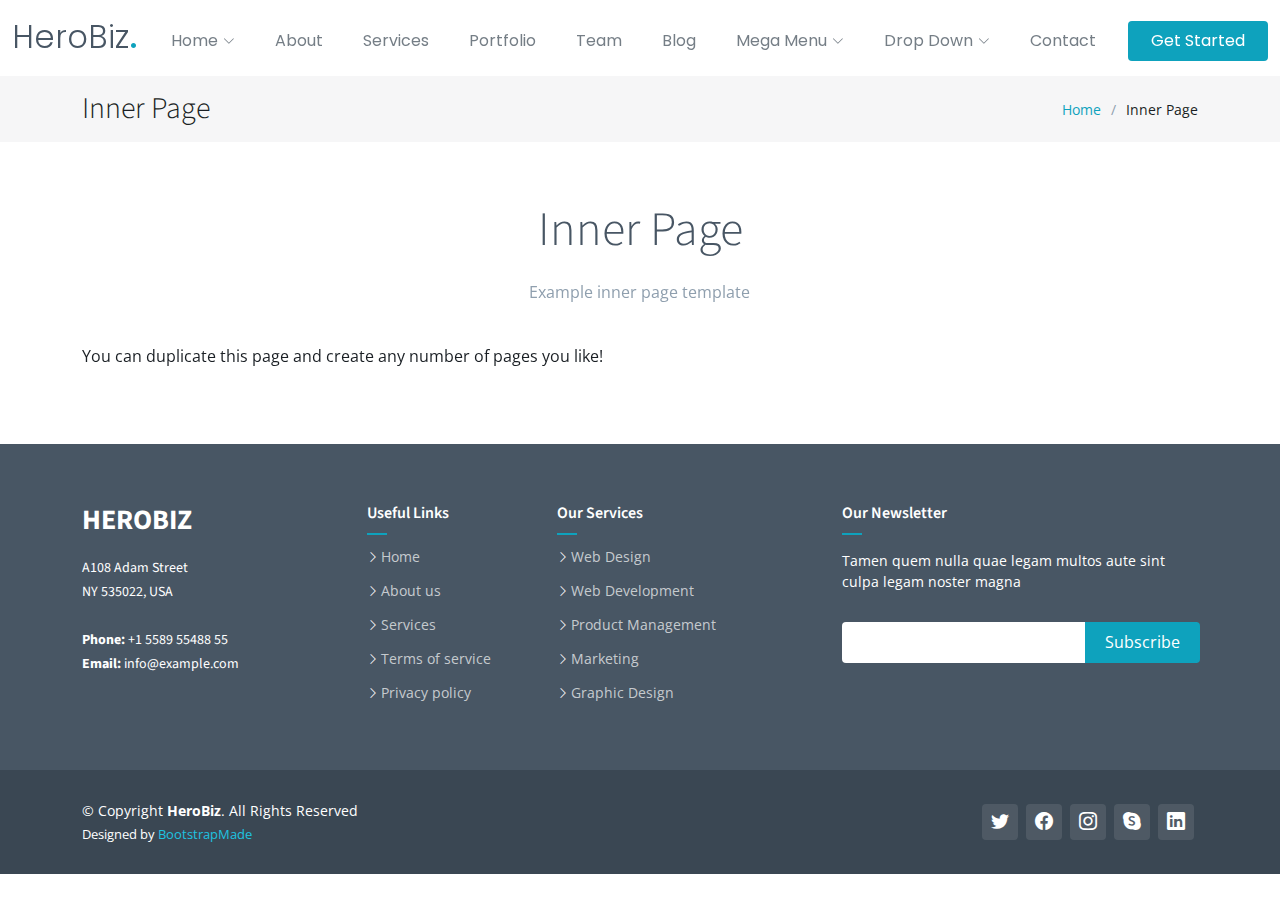
<file: inner-page.html>
<!DOCTYPE html>
<html lang="en">

<head>
  <meta charset="utf-8">
  <meta content="width=device-width, initial-scale=1.0" name="viewport">

  <title>Inner Page - HeroBiz Bootstrap Template</title>
  <meta content="" name="description">
  <meta content="" name="keywords">

  <!-- Favicons -->
  <link href="assets/img/favicon.png" rel="icon">
  <link href="assets/img/apple-touch-icon.png" rel="apple-touch-icon">

  <!-- Google Fonts -->
  <link rel="preconnect" href="https://fonts.googleapis.com">
  <link rel="preconnect" href="https://fonts.gstatic.com" crossorigin>
  <link href="https://fonts.googleapis.com/css2?family=Open+Sans:ital,wght@0,300;0,400;0,500;0,600;0,700;1,300;1,400;1,500;1,600;1,700&family=Poppins:ital,wght@0,300;0,400;0,500;0,600;0,700;1,300;1,400;1,500;1,600;1,700&family=Source+Sans+Pro:ital,wght@0,300;0,400;0,600;0,700;1,300;1,400;1,600;1,700&display=swap" rel="stylesheet">

  <!-- Vendor CSS Files -->
  <link href="assets/vendor/bootstrap/css/bootstrap.min.css" rel="stylesheet">
  <link href="assets/vendor/bootstrap-icons/bootstrap-icons.css" rel="stylesheet">
  <link href="assets/vendor/aos/aos.css" rel="stylesheet">
  <link href="assets/vendor/glightbox/css/glightbox.min.css" rel="stylesheet">
  <link href="assets/vendor/swiper/swiper-bundle.min.css" rel="stylesheet">

  <!-- Variables CSS Files. Uncomment your preferred color scheme -->
  <link href="assets/css/variables.css" rel="stylesheet">
  <!-- <link href="assets/css/variables-blue.css" rel="stylesheet"> -->
  <!-- <link href="assets/css/variables-green.css" rel="stylesheet"> -->
  <!-- <link href="assets/css/variables-orange.css" rel="stylesheet"> -->
  <!-- <link href="assets/css/variables-purple.css" rel="stylesheet"> -->
  <!-- <link href="assets/css/variables-red.css" rel="stylesheet"> -->
  <!-- <link href="assets/css/variables-pink.css" rel="stylesheet"> -->

  <!-- Template Main CSS File -->
  <link href="assets/css/main.css" rel="stylesheet">

  <!-- =======================================================
  * Template Name: HeroBiz
  * Updated: Mar 10 2023 with Bootstrap v5.2.3
  * Template URL: https://bootstrapmade.com/herobiz-bootstrap-business-template/
  * Author: BootstrapMade.com
  * License: https://bootstrapmade.com/license/
  ======================================================== -->
</head>

<body>

  <!-- ======= Header ======= -->
  <header id="header" class="header fixed-top" data-scrollto-offset="0">
    <div class="container-fluid d-flex align-items-center justify-content-between">

      <a href="index.html" class="logo d-flex align-items-center scrollto me-auto me-lg-0">
        <!-- Uncomment the line below if you also wish to use an image logo -->
        <!-- <img src="assets/img/logo.png" alt=""> -->
        <h1>HeroBiz<span>.</span></h1>
      </a>

      <nav id="navbar" class="navbar">
        <ul>

          <li class="dropdown"><a href="#"><span>Home</span> <i class="bi bi-chevron-down dropdown-indicator"></i></a>
            <ul>
              <li><a href="index.html">Home 1 - index.html</a></li>
              <li><a href="index-2.html">Home 2 - index-2.html</a></li>
              <li><a href="index-3.html">Home 3 - index-3.html</a></li>
              <li><a href="index-4.html">Home 4 - index-4.html</a></li>
            </ul>
          </li>

          <li><a class="nav-link scrollto" href="index.html#about">About</a></li>
          <li><a class="nav-link scrollto" href="index.html#services">Services</a></li>
          <li><a class="nav-link scrollto" href="index.html#portfolio">Portfolio</a></li>
          <li><a class="nav-link scrollto" href="index.html#team">Team</a></li>
          <li><a href="blog.html">Blog</a></li>
          <li class="dropdown megamenu"><a href="#"><span>Mega Menu</span> <i class="bi bi-chevron-down dropdown-indicator"></i></a>
            <ul>
              <li>
                <a href="#">Column 1 link 1</a>
                <a href="#">Column 1 link 2</a>
                <a href="#">Column 1 link 3</a>
              </li>
              <li>
                <a href="#">Column 2 link 1</a>
                <a href="#">Column 2 link 2</a>
                <a href="#">Column 3 link 3</a>
              </li>
              <li>
                <a href="#">Column 3 link 1</a>
                <a href="#">Column 3 link 2</a>
                <a href="#">Column 3 link 3</a>
              </li>
              <li>
                <a href="#">Column 4 link 1</a>
                <a href="#">Column 4 link 2</a>
                <a href="#">Column 4 link 3</a>
              </li>
            </ul>
          </li>
          <li class="dropdown"><a href="#"><span>Drop Down</span> <i class="bi bi-chevron-down dropdown-indicator"></i></a>
            <ul>
              <li><a href="#">Drop Down 1</a></li>
              <li class="dropdown"><a href="#"><span>Deep Drop Down</span> <i class="bi bi-chevron-down dropdown-indicator"></i></a>
                <ul>
                  <li><a href="#">Deep Drop Down 1</a></li>
                  <li><a href="#">Deep Drop Down 2</a></li>
                  <li><a href="#">Deep Drop Down 3</a></li>
                  <li><a href="#">Deep Drop Down 4</a></li>
                  <li><a href="#">Deep Drop Down 5</a></li>
                </ul>
              </li>
              <li><a href="#">Drop Down 2</a></li>
              <li><a href="#">Drop Down 3</a></li>
              <li><a href="#">Drop Down 4</a></li>
            </ul>
          </li>
          <li><a class="nav-link scrollto" href="index.html#contact">Contact</a></li>
        </ul>
        <i class="bi bi-list mobile-nav-toggle d-none"></i>
      </nav><!-- .navbar -->

      <a class="btn-getstarted scrollto" href="index.html#about">Get Started</a>

    </div>
  </header><!-- End Header -->

  <main id="main">

    <!-- ======= Breadcrumbs ======= -->
    <div class="breadcrumbs">
      <div class="container">

        <div class="d-flex justify-content-between align-items-center">
          <h2>Inner Page</h2>
          <ol>
            <li><a href="index.html">Home</a></li>
            <li>Inner Page</li>
          </ol>
        </div>

      </div>
    </div><!-- End Breadcrumbs -->

    <!-- ======= Blog Section ======= -->
    <section class="inner-page">
      <div class="container" data-aos="fade-up">

        <div class="section-header">
          <h2>Inner Page</h2>
          <p>Example inner page template</p>
        </div>

        <p>
          You can duplicate this page and create any number of pages you like!
        </p>

      </div>
    </section><!-- End Inner Page -->

  </main><!-- End #main -->

  <!-- ======= Footer ======= -->
  <footer id="footer" class="footer">

    <div class="footer-content">
      <div class="container">
        <div class="row">

          <div class="col-lg-3 col-md-6">
            <div class="footer-info">
              <h3>HeroBiz</h3>
              <p>
                A108 Adam Street <br>
                NY 535022, USA<br><br>
                <strong>Phone:</strong> +1 5589 55488 55<br>
                <strong>Email:</strong> info@example.com<br>
              </p>
            </div>
          </div>

          <div class="col-lg-2 col-md-6 footer-links">
            <h4>Useful Links</h4>
            <ul>
              <li><i class="bi bi-chevron-right"></i> <a href="#">Home</a></li>
              <li><i class="bi bi-chevron-right"></i> <a href="#">About us</a></li>
              <li><i class="bi bi-chevron-right"></i> <a href="#">Services</a></li>
              <li><i class="bi bi-chevron-right"></i> <a href="#">Terms of service</a></li>
              <li><i class="bi bi-chevron-right"></i> <a href="#">Privacy policy</a></li>
            </ul>
          </div>

          <div class="col-lg-3 col-md-6 footer-links">
            <h4>Our Services</h4>
            <ul>
              <li><i class="bi bi-chevron-right"></i> <a href="#">Web Design</a></li>
              <li><i class="bi bi-chevron-right"></i> <a href="#">Web Development</a></li>
              <li><i class="bi bi-chevron-right"></i> <a href="#">Product Management</a></li>
              <li><i class="bi bi-chevron-right"></i> <a href="#">Marketing</a></li>
              <li><i class="bi bi-chevron-right"></i> <a href="#">Graphic Design</a></li>
            </ul>
          </div>

          <div class="col-lg-4 col-md-6 footer-newsletter">
            <h4>Our Newsletter</h4>
            <p>Tamen quem nulla quae legam multos aute sint culpa legam noster magna</p>
            <form action="" method="post">
              <input type="email" name="email"><input type="submit" value="Subscribe">
            </form>

          </div>

        </div>
      </div>
    </div>

    <div class="footer-legal text-center">
      <div class="container d-flex flex-column flex-lg-row justify-content-center justify-content-lg-between align-items-center">

        <div class="d-flex flex-column align-items-center align-items-lg-start">
          <div class="copyright">
            &copy; Copyright <strong><span>HeroBiz</span></strong>. All Rights Reserved
          </div>
          <div class="credits">
            <!-- All the links in the footer should remain intact. -->
            <!-- You can delete the links only if you purchased the pro version. -->
            <!-- Licensing information: https://bootstrapmade.com/license/ -->
            <!-- Purchase the pro version with working PHP/AJAX contact form: https://bootstrapmade.com/herobiz-bootstrap-business-template/ -->
            Designed by <a href="https://bootstrapmade.com/">BootstrapMade</a>
          </div>
        </div>

        <div class="social-links order-first order-lg-last mb-3 mb-lg-0">
          <a href="#" class="twitter"><i class="bi bi-twitter"></i></a>
          <a href="#" class="facebook"><i class="bi bi-facebook"></i></a>
          <a href="#" class="instagram"><i class="bi bi-instagram"></i></a>
          <a href="#" class="google-plus"><i class="bi bi-skype"></i></a>
          <a href="#" class="linkedin"><i class="bi bi-linkedin"></i></a>
        </div>

      </div>
    </div>

  </footer><!-- End Footer -->

  <a href="#" class="scroll-top d-flex align-items-center justify-content-center"><i class="bi bi-arrow-up-short"></i></a>

  <div id="preloader"></div>

  <!-- Vendor JS Files -->
  <script src="assets/vendor/bootstrap/js/bootstrap.bundle.min.js"></script>
  <script src="assets/vendor/aos/aos.js"></script>
  <script src="assets/vendor/glightbox/js/glightbox.min.js"></script>
  <script src="assets/vendor/isotope-layout/isotope.pkgd.min.js"></script>
  <script src="assets/vendor/swiper/swiper-bundle.min.js"></script>
  <script src="assets/vendor/php-email-form/validate.js"></script>

  <!-- Template Main JS File -->
  <script src="assets/js/main.js"></script>

</body>

</html>
</file>
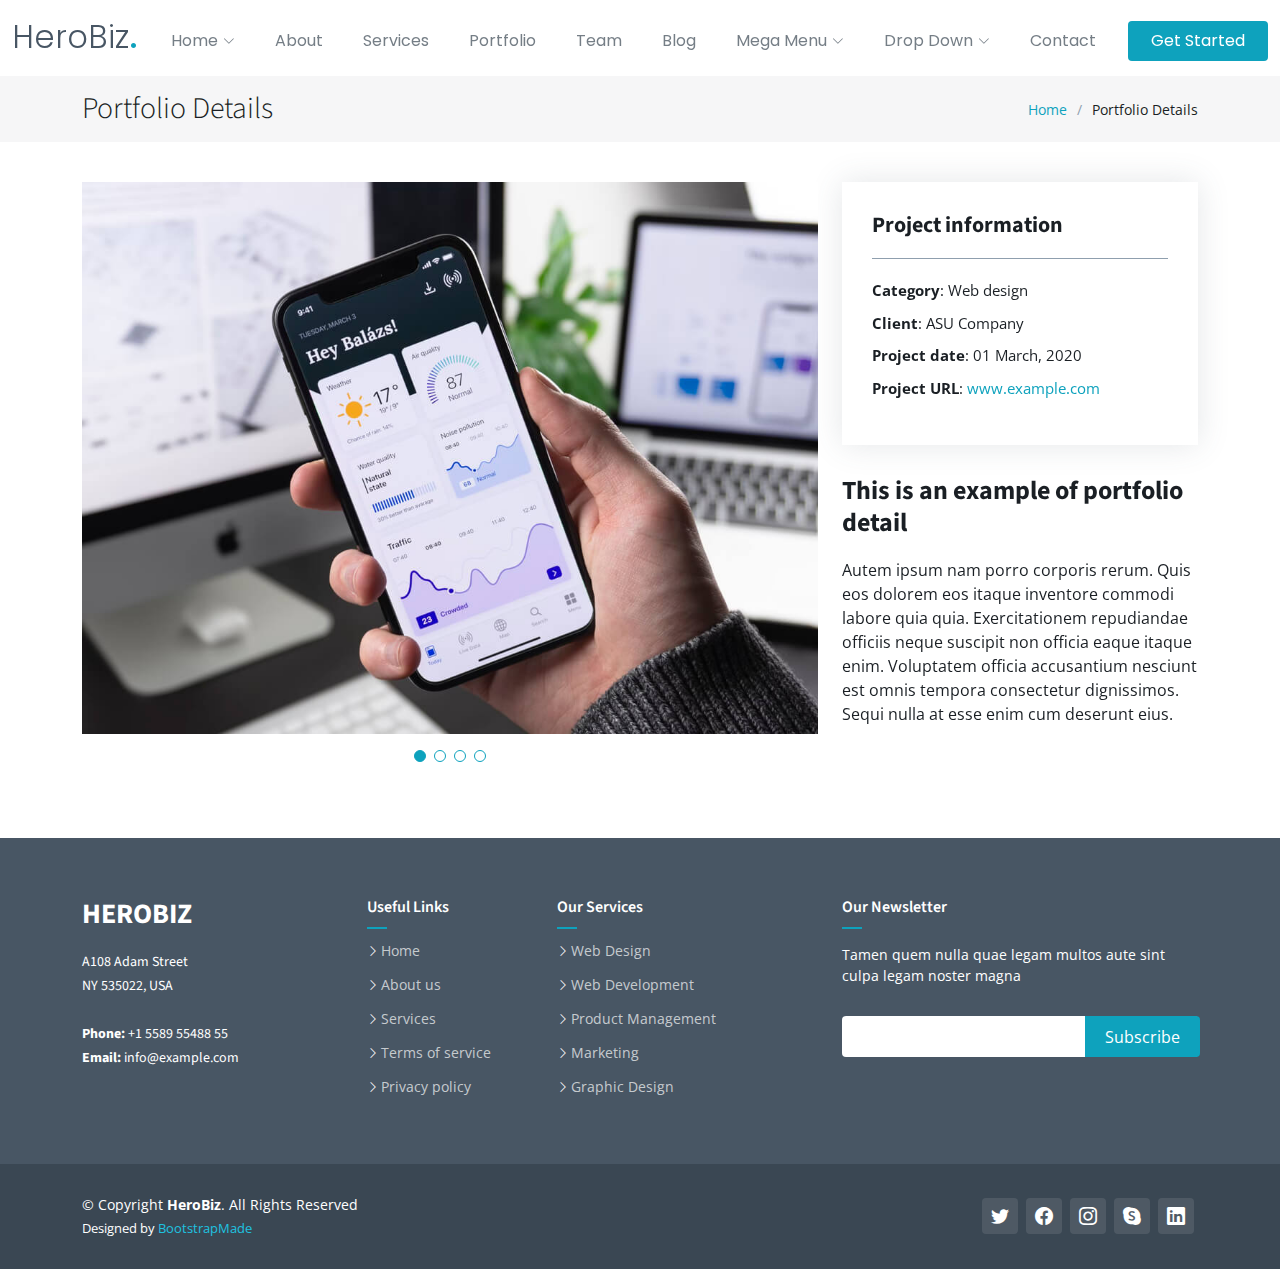
<file: portfolio-details.html>
<!DOCTYPE html>
<html lang="en">

<head>
  <meta charset="utf-8">
  <meta content="width=device-width, initial-scale=1.0" name="viewport">

  <title>Portfolio Details - HeroBiz Bootstrap Template</title>
  <meta content="" name="description">
  <meta content="" name="keywords">

  <!-- Favicons -->
  <link href="assets/img/favicon.png" rel="icon">
  <link href="assets/img/apple-touch-icon.png" rel="apple-touch-icon">

  <!-- Google Fonts -->
  <link rel="preconnect" href="https://fonts.googleapis.com">
  <link rel="preconnect" href="https://fonts.gstatic.com" crossorigin>
  <link href="https://fonts.googleapis.com/css2?family=Open+Sans:ital,wght@0,300;0,400;0,500;0,600;0,700;1,300;1,400;1,500;1,600;1,700&family=Poppins:ital,wght@0,300;0,400;0,500;0,600;0,700;1,300;1,400;1,500;1,600;1,700&family=Source+Sans+Pro:ital,wght@0,300;0,400;0,600;0,700;1,300;1,400;1,600;1,700&display=swap" rel="stylesheet">

  <!-- Vendor CSS Files -->
  <link href="assets/vendor/bootstrap/css/bootstrap.min.css" rel="stylesheet">
  <link href="assets/vendor/bootstrap-icons/bootstrap-icons.css" rel="stylesheet">
  <link href="assets/vendor/aos/aos.css" rel="stylesheet">
  <link href="assets/vendor/glightbox/css/glightbox.min.css" rel="stylesheet">
  <link href="assets/vendor/swiper/swiper-bundle.min.css" rel="stylesheet">

  <!-- Variables CSS Files. Uncomment your preferred color scheme -->
  <link href="assets/css/variables.css" rel="stylesheet">
  <!-- <link href="assets/css/variables-blue.css" rel="stylesheet"> -->
  <!-- <link href="assets/css/variables-green.css" rel="stylesheet"> -->
  <!-- <link href="assets/css/variables-orange.css" rel="stylesheet"> -->
  <!-- <link href="assets/css/variables-purple.css" rel="stylesheet"> -->
  <!-- <link href="assets/css/variables-red.css" rel="stylesheet"> -->
  <!-- <link href="assets/css/variables-pink.css" rel="stylesheet"> -->

  <!-- Template Main CSS File -->
  <link href="assets/css/main.css" rel="stylesheet">

  <!-- =======================================================
  * Template Name: HeroBiz
  * Updated: Mar 10 2023 with Bootstrap v5.2.3
  * Template URL: https://bootstrapmade.com/herobiz-bootstrap-business-template/
  * Author: BootstrapMade.com
  * License: https://bootstrapmade.com/license/
  ======================================================== -->
</head>

<body>

  <!-- ======= Header ======= -->
  <header id="header" class="header fixed-top" data-scrollto-offset="0">
    <div class="container-fluid d-flex align-items-center justify-content-between">

      <a href="index.html" class="logo d-flex align-items-center scrollto me-auto me-lg-0">
        <!-- Uncomment the line below if you also wish to use an image logo -->
        <!-- <img src="assets/img/logo.png" alt=""> -->
        <h1>HeroBiz<span>.</span></h1>
      </a>

      <nav id="navbar" class="navbar">
        <ul>

          <li class="dropdown"><a href="#"><span>Home</span> <i class="bi bi-chevron-down dropdown-indicator"></i></a>
            <ul>
              <li><a href="index.html">Home 1 - index.html</a></li>
              <li><a href="index-2.html">Home 2 - index-2.html</a></li>
              <li><a href="index-3.html">Home 3 - index-3.html</a></li>
              <li><a href="index-4.html">Home 4 - index-4.html</a></li>
            </ul>
          </li>

          <li><a class="nav-link scrollto" href="index.html#about">About</a></li>
          <li><a class="nav-link scrollto" href="index.html#services">Services</a></li>
          <li><a class="nav-link scrollto" href="index.html#portfolio">Portfolio</a></li>
          <li><a class="nav-link scrollto" href="index.html#team">Team</a></li>
          <li><a href="blog.html">Blog</a></li>
          <li class="dropdown megamenu"><a href="#"><span>Mega Menu</span> <i class="bi bi-chevron-down dropdown-indicator"></i></a>
            <ul>
              <li>
                <a href="#">Column 1 link 1</a>
                <a href="#">Column 1 link 2</a>
                <a href="#">Column 1 link 3</a>
              </li>
              <li>
                <a href="#">Column 2 link 1</a>
                <a href="#">Column 2 link 2</a>
                <a href="#">Column 3 link 3</a>
              </li>
              <li>
                <a href="#">Column 3 link 1</a>
                <a href="#">Column 3 link 2</a>
                <a href="#">Column 3 link 3</a>
              </li>
              <li>
                <a href="#">Column 4 link 1</a>
                <a href="#">Column 4 link 2</a>
                <a href="#">Column 4 link 3</a>
              </li>
            </ul>
          </li>
          <li class="dropdown"><a href="#"><span>Drop Down</span> <i class="bi bi-chevron-down dropdown-indicator"></i></a>
            <ul>
              <li><a href="#">Drop Down 1</a></li>
              <li class="dropdown"><a href="#"><span>Deep Drop Down</span> <i class="bi bi-chevron-down dropdown-indicator"></i></a>
                <ul>
                  <li><a href="#">Deep Drop Down 1</a></li>
                  <li><a href="#">Deep Drop Down 2</a></li>
                  <li><a href="#">Deep Drop Down 3</a></li>
                  <li><a href="#">Deep Drop Down 4</a></li>
                  <li><a href="#">Deep Drop Down 5</a></li>
                </ul>
              </li>
              <li><a href="#">Drop Down 2</a></li>
              <li><a href="#">Drop Down 3</a></li>
              <li><a href="#">Drop Down 4</a></li>
            </ul>
          </li>
          <li><a class="nav-link scrollto" href="index.html#contact">Contact</a></li>
        </ul>
        <i class="bi bi-list mobile-nav-toggle d-none"></i>
      </nav><!-- .navbar -->

      <a class="btn-getstarted scrollto" href="index.html#about">Get Started</a>

    </div>
  </header><!-- End Header -->

  <main id="main">

    <!-- ======= Breadcrumbs ======= -->
    <div class="breadcrumbs">
      <div class="container">

        <div class="d-flex justify-content-between align-items-center">
          <h2>Portfolio Details</h2>
          <ol>
            <li><a href="index.html">Home</a></li>
            <li>Portfolio Details</li>
          </ol>
        </div>

      </div>
    </div><!-- End Breadcrumbs -->

    <!-- ======= Portfolio Details Section ======= -->
    <section id="portfolio-details" class="portfolio-details">
      <div class="container" data-aos="fade-up">

        <div class="row gy-4">

          <div class="col-lg-8">
            <div class="portfolio-details-slider swiper">
              <div class="swiper-wrapper align-items-center">

                <div class="swiper-slide">
                  <img src="assets/img/portfolio/app-1.jpg" alt="">
                </div>

                <div class="swiper-slide">
                  <img src="assets/img/portfolio/product-1.jpg" alt="">
                </div>

                <div class="swiper-slide">
                  <img src="assets/img/portfolio/branding-1.jpg" alt="">
                </div>

                <div class="swiper-slide">
                  <img src="assets/img/portfolio/books-1.jpg" alt="">
                </div>

              </div>
              <div class="swiper-pagination"></div>
            </div>
          </div>

          <div class="col-lg-4">
            <div class="portfolio-info">
              <h3>Project information</h3>
              <ul>
                <li><strong>Category</strong>: Web design</li>
                <li><strong>Client</strong>: ASU Company</li>
                <li><strong>Project date</strong>: 01 March, 2020</li>
                <li><strong>Project URL</strong>: <a href="#">www.example.com</a></li>
              </ul>
            </div>
            <div class="portfolio-description">
              <h2>This is an example of portfolio detail</h2>
              <p>
                Autem ipsum nam porro corporis rerum. Quis eos dolorem eos itaque inventore commodi labore quia quia. Exercitationem repudiandae officiis neque suscipit non officia eaque itaque enim. Voluptatem officia accusantium nesciunt est omnis tempora consectetur dignissimos. Sequi nulla at esse enim cum deserunt eius.
              </p>
            </div>
          </div>

        </div>

      </div>
    </section><!-- End Portfolio Details Section -->

  </main><!-- End #main -->

  <!-- ======= Footer ======= -->
  <footer id="footer" class="footer">

    <div class="footer-content">
      <div class="container">
        <div class="row">

          <div class="col-lg-3 col-md-6">
            <div class="footer-info">
              <h3>HeroBiz</h3>
              <p>
                A108 Adam Street <br>
                NY 535022, USA<br><br>
                <strong>Phone:</strong> +1 5589 55488 55<br>
                <strong>Email:</strong> info@example.com<br>
              </p>
            </div>
          </div>

          <div class="col-lg-2 col-md-6 footer-links">
            <h4>Useful Links</h4>
            <ul>
              <li><i class="bi bi-chevron-right"></i> <a href="#">Home</a></li>
              <li><i class="bi bi-chevron-right"></i> <a href="#">About us</a></li>
              <li><i class="bi bi-chevron-right"></i> <a href="#">Services</a></li>
              <li><i class="bi bi-chevron-right"></i> <a href="#">Terms of service</a></li>
              <li><i class="bi bi-chevron-right"></i> <a href="#">Privacy policy</a></li>
            </ul>
          </div>

          <div class="col-lg-3 col-md-6 footer-links">
            <h4>Our Services</h4>
            <ul>
              <li><i class="bi bi-chevron-right"></i> <a href="#">Web Design</a></li>
              <li><i class="bi bi-chevron-right"></i> <a href="#">Web Development</a></li>
              <li><i class="bi bi-chevron-right"></i> <a href="#">Product Management</a></li>
              <li><i class="bi bi-chevron-right"></i> <a href="#">Marketing</a></li>
              <li><i class="bi bi-chevron-right"></i> <a href="#">Graphic Design</a></li>
            </ul>
          </div>

          <div class="col-lg-4 col-md-6 footer-newsletter">
            <h4>Our Newsletter</h4>
            <p>Tamen quem nulla quae legam multos aute sint culpa legam noster magna</p>
            <form action="" method="post">
              <input type="email" name="email"><input type="submit" value="Subscribe">
            </form>

          </div>

        </div>
      </div>
    </div>

    <div class="footer-legal text-center">
      <div class="container d-flex flex-column flex-lg-row justify-content-center justify-content-lg-between align-items-center">

        <div class="d-flex flex-column align-items-center align-items-lg-start">
          <div class="copyright">
            &copy; Copyright <strong><span>HeroBiz</span></strong>. All Rights Reserved
          </div>
          <div class="credits">
            <!-- All the links in the footer should remain intact. -->
            <!-- You can delete the links only if you purchased the pro version. -->
            <!-- Licensing information: https://bootstrapmade.com/license/ -->
            <!-- Purchase the pro version with working PHP/AJAX contact form: https://bootstrapmade.com/herobiz-bootstrap-business-template/ -->
            Designed by <a href="https://bootstrapmade.com/">BootstrapMade</a>
          </div>
        </div>

        <div class="social-links order-first order-lg-last mb-3 mb-lg-0">
          <a href="#" class="twitter"><i class="bi bi-twitter"></i></a>
          <a href="#" class="facebook"><i class="bi bi-facebook"></i></a>
          <a href="#" class="instagram"><i class="bi bi-instagram"></i></a>
          <a href="#" class="google-plus"><i class="bi bi-skype"></i></a>
          <a href="#" class="linkedin"><i class="bi bi-linkedin"></i></a>
        </div>

      </div>
    </div>

  </footer><!-- End Footer -->

  <a href="#" class="scroll-top d-flex align-items-center justify-content-center"><i class="bi bi-arrow-up-short"></i></a>

  <div id="preloader"></div>

  <!-- Vendor JS Files -->
  <script src="assets/vendor/bootstrap/js/bootstrap.bundle.min.js"></script>
  <script src="assets/vendor/aos/aos.js"></script>
  <script src="assets/vendor/glightbox/js/glightbox.min.js"></script>
  <script src="assets/vendor/isotope-layout/isotope.pkgd.min.js"></script>
  <script src="assets/vendor/swiper/swiper-bundle.min.js"></script>
  <script src="assets/vendor/php-email-form/validate.js"></script>

  <!-- Template Main JS File -->
  <script src="assets/js/main.js"></script>

</body>

</html>
</file>
<file: assets/css/variables.css>
/**
* Template Name: HeroBiz
* File: variables.css
* Description: Easily customize colors, typography, and other repetitive properties used in the template main stylesheet file main.css
* 
* Template URL: https://bootstrapmade.com/herobiz-bootstrap-business-template/
* Author: BootstrapMade.com
* License: https://bootstrapmade.com/license/
* 
* Contents:
* 1. HeroBiz template variables 
* 2. Override default Bootstrap variables
* 3. Set color and background class names
*
* Learn more about CSS variables at https://developer.mozilla.org/en-US/docs/Web/CSS/Using_CSS_custom_properties
*/

/*--------------------------------------------------------------
# 1. HeroBiz template variables 
--------------------------------------------------------------*/
:root {

  /* Fonts */
  --font-default: 'Open Sans', system-ui, -apple-system, "Segoe UI", Roboto, "Helvetica Neue", Arial, "Noto Sans", "Liberation Sans", sans-serif, "Apple Color Emoji", "Segoe UI Emoji", "Segoe UI Symbol", "Noto Color Emoji";
  --font-primary: 'Source Sans Pro', sans-serif;
  --font-secondary: 'Poppins', sans-serif;

  /* Colors */
  /* The *-rgb color names are simply the RGB converted value of the corresponding color for use in the rgba() function */

  /* Default text color */
  --color-default: #1a1f24;
  --color-default-rgb: 26, 31, 36;

  /* Defult links color */
  --color-links: #0ea2bd;
  --color-links-hover: #1ec3e0;

  /* Primay colors */
  --color-primary: #0ea2bd;
  --color-primary-light: #1ec3e0;
  --color-primary-dark: #0189a1;

  --color-primary-rgb: 14, 162, 189;
  --color-primary-light-rgb: 30, 195, 224;
  --color-primary-dark-rgb: 1, 137, 161;

  /* Secondary colors */
  --color-secondary: #485664;
  --color-secondary-light: #8f9fae;
  --color-secondary-dark: #3a4753;

  --color-secondary-rgb: 72, 86, 100;
  --color-secondary-light-rgb: 143, 159, 174;
  --color-secondary-dark-rgb: 58, 71, 83;

  /* General colors */
  --color-blue: #0d6efd;
  --color-blue-rgb: 13, 110, 253;

  --color-indigo: #6610f2;
  --color-indigo-rgb: 102, 16, 242;

  --color-purple: #6f42c1;
  --color-purple-rgb: 111, 66, 193;

  --color-pink: #f3268c;
  --color-pink-rgb: 243, 38, 140;

  --color-red: #df1529;
  --color-red-rgb: 223, 21, 4;

  --color-orange: #fd7e14;
  --color-orange-rgb: 253, 126, 20;

  --color-yellow: #ffc107;
  --color-yellow-rgb: 255, 193, 7;

  --color-green: #059652;
  --color-green-rgb: 5, 150, 82;

  --color-teal: #20c997;
  --color-teal-rgb: 32, 201, 151;

  --color-cyan: #0dcaf0;
  --color-cyan-rgb: 13, 202, 240;

  --color-white: #ffffff;
  --color-white-rgb: 255, 255, 255;

  --color-gray: #6c757d;
  --color-gray-rgb: 108, 117, 125;

  --color-black: #000000;
  --color-black-rgb: 0, 0, 0;
  
}

/*--------------------------------------------------------------
# 2. Override default Bootstrap variables
--------------------------------------------------------------*/
:root {

  --bs-blue: var(--color-blue);
  --bs-indigo: var(--color-indigo);
  --bs-purple: var(--color-purple);
  --bs-pink: var(--color-pink);
  --bs-red: var(--color-red);
  --bs-orange: var(--color-orange);
  --bs-yellow: var(--color-yellow);
  --bs-green: var(--color-green);
  --bs-teal: var(--color-teal);
  --bs-cyan: var(--color-cyan);
  --bs-white: var(--color-white);
  --bs-gray: var(--color-gray);
  --bs-gray-dark: #343a40;
  --bs-gray-100: #f8f9fa;
  --bs-gray-200: #e9ecef;
  --bs-gray-300: #dee2e6;
  --bs-gray-400: #ced4da;
  --bs-gray-500: #adb5bd;
  --bs-gray-600: #6c757d;
  --bs-gray-700: #495057;
  --bs-gray-800: #343a40;
  --bs-gray-900: #212529;
  --bs-primary: var(--color-blue);
  --bs-secondary: var(--color-blue);
  --bs-success: #198754;
  --bs-info: #0dcaf0;
  --bs-warning: #ffc107;
  --bs-danger: #dc3545;
  --bs-light: #f8f9fa;
  --bs-dark: #212529;
  --bs-primary-rgb: var(--color-primary-rgb);
  --bs-secondary-rgb: var(--color-secondary-rgb);
  --bs-success-rgb: 25, 135, 84;
  --bs-info-rgb: 13, 202, 240;
  --bs-warning-rgb: 255, 193, 7;
  --bs-danger-rgb: 220, 53, 69;
  --bs-light-rgb: 248, 249, 250;
  --bs-dark-rgb: 33, 37, 41;
  --bs-white-rgb: var(--color-white-rgb);
  --bs-black-rgb: var(--color-black-rgb);
  --bs-body-color-rgb: var(--color-default-rgb);
  --bs-body-bg-rgb: 255, 255, 255;
  --bs-font-sans-serif: var(--font-default);
  --bs-font-monospace: SFMono-Regular, Menlo, Monaco, Consolas, "Liberation Mono", "Courier New", monospace;
  --bs-gradient: linear-gradient(180deg, rgba(255, 255, 255, 0.15), rgba(255, 255, 255, 0));
  --bs-body-font-family: var(--font-default);
  --bs-body-font-size: 1rem;
  --bs-body-font-weight: 400;
  --bs-body-line-height: 1.5;
  --bs-body-color: var(--color-default);
  --bs-body-bg: #fff;

}

/*--------------------------------------------------------------
# 3. Set color and background class names
--------------------------------------------------------------*/
/* Fonts */
.font-default { font-family: var(--font-default) !important; }
.font-primary { font-family: var(--font-primary) !important;}
.font-secondary { font-family: var(--font-secondary) !important; }

/* Text Colors */
.color-default { color: var(--color-default) !important; }
.color-links { color: var(--color-links) !important; }
.color-links:hover { color: var(--color-links-hover) !important; }
.color-primary { color: var(--color-primary) !important; }
.color-primary-light { color: var(--color-primary-light) !important; }
.color-primary-dark { color: var(--color-primary-dark) !important; }
.color-secondary { color: var(--color-secondary) !important; }
.color-secondary-light { color: var(--color-secondary-light) !important; }
.color-secondary-dark { color: var(--color-secondary-dark) !important; }
.color-blue { color: var(--color-blue) !important; }
.color-indigo { color: var(--color-indigo) !important; }
.color-purple { color: var(--color-purple) !important; }
.color-pink { color: var(--color-pink) !important; }
.color-red { color: var(--color-red) !important; }
.color-orange { color: var(--color-orange) !important; }
.color-yellow { color: var(--color-yellow) !important; }
.color-green { color: var(--color-green) !important; }
.color-teal { color: var(--color-teal) !important; }
.color-cyan { color: var(--color-cyan) !important; }
.color-white { color: var(--color-white) !important; }
.color-gray { color: var(--color-gray) !important; }
.color-black { color: var(--color-black) !important; }

/* Background Colors */
.bg-default { background-color: var(--color-default) !important; }
.bg-primary { background-color: var(--color-primary) !important; }
.bg-primary-light { background-color: var(--color-primary-light) !important; }
.bg-primary-dark { background-color: var(--color-primary-dark) !important; }
.bg-secondary { background-color: var(--color-secondary) !important; }
.bg-secondary-light { background-color: var(--color-secondary-light) !important; }
.bg-secondary-dark { background-color: var(--color-secondary-dark) !important; }
.bg-blue { background-color: var(--color-blue) !important; }
.bg-indigo { background-color: var(--color-indigo) !important; }
.bg-purple { background-color: var(--color-purple) !important; }
.bg-pink { background-color: var(--color-pink) !important; }
.bg-red { background-color: var(--color-red) !important; }
.bg-orange { background-color: var(--color-orange) !important; }
.bg-yellow { background-color: var(--color-yellow) !important; }
.bg-green { background-color: var(--color-green) !important; }
.bg-teal { background-color: var(--color-teal) !important; }
.bg-cyan { background-color: var(--color-cyan) !important; }
.bg-white { background-color: var(--color-white) !important; }
.bg-gray { background-color: var(--color-gray) !important; }
.bg-black { background-color: var(--color-black) !important; }
</file>
<file: assets/css/variables-blue.css>
/**
* Template Name: HeroBiz
* File: variables-blue.css
* Description: Easily customize colors, typography, and other repetitive properties used in the template main stylesheet file main.css
* 
* Template URL: https://bootstrapmade.com/herobiz-bootstrap-business-template/
* Author: BootstrapMade.com
* License: https://bootstrapmade.com/license/
* 
* Contents:
* 1. HeroBiz template variables 
* 2. Override default Bootstrap variables
* 3. Set color and background class names
*
* Learn more about CSS variables at https://developer.mozilla.org/en-US/docs/Web/CSS/Using_CSS_custom_properties
*/

/*--------------------------------------------------------------
# 1. HeroBiz template variables 
--------------------------------------------------------------*/
:root {

  /* Fonts */
  --font-default: 'Open Sans', system-ui, -apple-system, "Segoe UI", Roboto, "Helvetica Neue", Arial, "Noto Sans", "Liberation Sans", sans-serif, "Apple Color Emoji", "Segoe UI Emoji", "Segoe UI Symbol", "Noto Color Emoji";
  --font-primary: 'Source Sans Pro', sans-serif;
  --font-secondary: 'Poppins', sans-serif;

  /* Colors */
  /* The *-rgb color names are simply the RGB converted value of the corresponding color for use in the rgba() function */

  /* Default text color */
  --color-default: #1a1f24;
  --color-default-rgb: 26, 31, 36;

  /* Defult links color */
  --color-links: #3279fc;
  --color-links-hover: #4797ff;

  /* Primay colors */
  --color-primary: #3279fc;
  --color-primary-light: #4797ff;
  --color-primary-dark: #1c61e2;

  --color-primary-rgb: 50, 121, 252;
  --color-primary-light-rgb: 71, 151, 255;
  --color-primary-dark-rgb: 28, 97, 226;

  /* Secondary colors */
  --color-secondary: #5670a0;
  --color-secondary-light: #6e87b6;
  --color-secondary-dark: #3b5380;

  --color-secondary-rgb: 86, 112, 160;
  --color-secondary-light-rgb: 110, 135, 182;
  --color-secondary-dark-rgb: 59, 83, 128;

  /* General colors */
  --color-blue: #0d6efd;
  --color-blue-rgb: 13, 110, 253;

  --color-indigo: #6610f2;
  --color-indigo-rgb: 102, 16, 242;

  --color-purple: #6f42c1;
  --color-purple-rgb: 111, 66, 193;

  --color-pink: #f3268c;
  --color-pink-rgb: 243, 38, 140;

  --color-red: #df1529;
  --color-red-rgb: 223, 21, 4;

  --color-orange: #fd7e14;
  --color-orange-rgb: 253, 126, 20;

  --color-yellow: #ffc107;
  --color-yellow-rgb: 255, 193, 7;

  --color-green: #059652;
  --color-green-rgb: 5, 150, 82;

  --color-teal: #20c997;
  --color-teal-rgb: 32, 201, 151;

  --color-cyan: #0dcaf0;
  --color-cyan-rgb: 13, 202, 240;

  --color-white: #ffffff;
  --color-white-rgb: 255, 255, 255;

  --color-gray: #6c757d;
  --color-gray-rgb: 108, 117, 125;

  --color-black: #000000;
  --color-black-rgb: 0, 0, 0;
  
}

/*--------------------------------------------------------------
# 2. Override default Bootstrap variables
--------------------------------------------------------------*/
:root {

  --bs-blue: var(--color-blue);
  --bs-indigo: var(--color-indigo);
  --bs-purple: var(--color-purple);
  --bs-pink: var(--color-pink);
  --bs-red: var(--color-red);
  --bs-orange: var(--color-orange);
  --bs-yellow: var(--color-yellow);
  --bs-green: var(--color-green);
  --bs-teal: var(--color-teal);
  --bs-cyan: var(--color-cyan);
  --bs-white: var(--color-white);
  --bs-gray: var(--color-gray);
  --bs-gray-dark: #343a40;
  --bs-gray-100: #f8f9fa;
  --bs-gray-200: #e9ecef;
  --bs-gray-300: #dee2e6;
  --bs-gray-400: #ced4da;
  --bs-gray-500: #adb5bd;
  --bs-gray-600: #6c757d;
  --bs-gray-700: #495057;
  --bs-gray-800: #343a40;
  --bs-gray-900: #212529;
  --bs-primary: var(--color-blue);
  --bs-secondary: var(--color-blue);
  --bs-success: #198754;
  --bs-info: #0dcaf0;
  --bs-warning: #ffc107;
  --bs-danger: #dc3545;
  --bs-light: #f8f9fa;
  --bs-dark: #212529;
  --bs-primary-rgb: var(--color-primary-rgb);
  --bs-secondary-rgb: var(--color-secondary-rgb);
  --bs-success-rgb: 25, 135, 84;
  --bs-info-rgb: 13, 202, 240;
  --bs-warning-rgb: 255, 193, 7;
  --bs-danger-rgb: 220, 53, 69;
  --bs-light-rgb: 248, 249, 250;
  --bs-dark-rgb: 33, 37, 41;
  --bs-white-rgb: var(--color-white-rgb);
  --bs-black-rgb: var(--color-black-rgb);
  --bs-body-color-rgb: var(--color-default-rgb);
  --bs-body-bg-rgb: 255, 255, 255;
  --bs-font-sans-serif: var(--font-default);
  --bs-font-monospace: SFMono-Regular, Menlo, Monaco, Consolas, "Liberation Mono", "Courier New", monospace;
  --bs-gradient: linear-gradient(180deg, rgba(255, 255, 255, 0.15), rgba(255, 255, 255, 0));
  --bs-body-font-family: var(--font-default);
  --bs-body-font-size: 1rem;
  --bs-body-font-weight: 400;
  --bs-body-line-height: 1.5;
  --bs-body-color: var(--color-default);
  --bs-body-bg: #fff;

}

/*--------------------------------------------------------------
# 3. Set color and background class names
--------------------------------------------------------------*/
/* Fonts */
.font-default { font-family: var(--font-default) !important; }
.font-primary { font-family: var(--font-primary) !important;}
.font-secondary { font-family: var(--font-secondary) !important; }

/* Text Colors */
.color-default { color: var(--color-default) !important; }
.color-links { color: var(--color-links) !important; }
.color-links:hover { color: var(--color-links-hover) !important; }
.color-primary { color: var(--color-primary) !important; }
.color-primary-light { color: var(--color-primary-light) !important; }
.color-primary-dark { color: var(--color-primary-dark) !important; }
.color-secondary { color: var(--color-secondary) !important; }
.color-secondary-light { color: var(--color-secondary-light) !important; }
.color-secondary-dark { color: var(--color-secondary-dark) !important; }
.color-blue { color: var(--color-blue) !important; }
.color-indigo { color: var(--color-indigo) !important; }
.color-purple { color: var(--color-purple) !important; }
.color-pink { color: var(--color-pink) !important; }
.color-red { color: var(--color-red) !important; }
.color-orange { color: var(--color-orange) !important; }
.color-yellow { color: var(--color-yellow) !important; }
.color-green { color: var(--color-green) !important; }
.color-teal { color: var(--color-teal) !important; }
.color-cyan { color: var(--color-cyan) !important; }
.color-white { color: var(--color-white) !important; }
.color-gray { color: var(--color-gray) !important; }
.color-black { color: var(--color-black) !important; }

/* Background Colors */
.bg-default { background-color: var(--color-default) !important; }
.bg-primary { background-color: var(--color-primary) !important; }
.bg-primary-light { background-color: var(--color-primary-light) !important; }
.bg-primary-dark { background-color: var(--color-primary-dark) !important; }
.bg-secondary { background-color: var(--color-secondary) !important; }
.bg-secondary-light { background-color: var(--color-secondary-light) !important; }
.bg-secondary-dark { background-color: var(--color-secondary-dark) !important; }
.bg-blue { background-color: var(--color-blue) !important; }
.bg-indigo { background-color: var(--color-indigo) !important; }
.bg-purple { background-color: var(--color-purple) !important; }
.bg-pink { background-color: var(--color-pink) !important; }
.bg-red { background-color: var(--color-red) !important; }
.bg-orange { background-color: var(--color-orange) !important; }
.bg-yellow { background-color: var(--color-yellow) !important; }
.bg-green { background-color: var(--color-green) !important; }
.bg-teal { background-color: var(--color-teal) !important; }
.bg-cyan { background-color: var(--color-cyan) !important; }
.bg-white { background-color: var(--color-white) !important; }
.bg-gray { background-color: var(--color-gray) !important; }
.bg-black { background-color: var(--color-black) !important; }
</file>
<file: assets/css/variables-green.css>
/**
* Template Name: HeroBiz
* File: variables-green.css
* Description: Easily customize colors, typography, and other repetitive properties used in the template main stylesheet file main.css
* 
* Template URL: https://bootstrapmade.com/herobiz-bootstrap-business-template/
* Author: BootstrapMade.com
* License: https://bootstrapmade.com/license/
* 
* Contents:
* 1. HeroBiz template variables 
* 2. Override default Bootstrap variables
* 3. Set color and background class names
*
* Learn more about CSS variables at https://developer.mozilla.org/en-US/docs/Web/CSS/Using_CSS_custom_properties
*/

/*--------------------------------------------------------------
# 1. HeroBiz template variables 
--------------------------------------------------------------*/
:root {

  /* Fonts */
  --font-default: 'Open Sans', system-ui, -apple-system, "Segoe UI", Roboto, "Helvetica Neue", Arial, "Noto Sans", "Liberation Sans", sans-serif, "Apple Color Emoji", "Segoe UI Emoji", "Segoe UI Symbol", "Noto Color Emoji";
  --font-primary: 'Source Sans Pro', sans-serif;
  --font-secondary: 'Poppins', sans-serif;

  /* Colors */
  /* The *-rgb color names are simply the RGB converted value of the corresponding color for use in the rgba() function */

  /* Default text color */
  --color-default: #1a1f24;
  --color-default-rgb: 26, 31, 36;

  /* Defult links color */
  --color-links: #05c46b;
  --color-links-hover: #1de789;

  /* Primay colors */
  --color-primary: #05c46b;
  --color-primary-light: #1de789;
  --color-primary-dark: #01a156;

  --color-primary-rgb: 5, 196, 107;
  --color-primary-light-rgb: 29, 231, 137;
  --color-primary-dark-rgb: 1, 161, 86;

  /* Secondary colors */
  --color-secondary: #485664;
  --color-secondary-light: #8f9fae;
  --color-secondary-dark: #3a4753;

  --color-secondary-rgb: 72, 86, 100;
  --color-secondary-light-rgb: 143, 159, 174;
  --color-secondary-dark-rgb: 58, 71, 83;

  /* General colors */
  --color-blue: #0d6efd;
  --color-blue-rgb: 13, 110, 253;

  --color-indigo: #6610f2;
  --color-indigo-rgb: 102, 16, 242;

  --color-purple: #6f42c1;
  --color-purple-rgb: 111, 66, 193;

  --color-pink: #f3268c;
  --color-pink-rgb: 243, 38, 140;

  --color-red: #df1529;
  --color-red-rgb: 223, 21, 4;

  --color-orange: #fd7e14;
  --color-orange-rgb: 253, 126, 20;

  --color-yellow: #ffc107;
  --color-yellow-rgb: 255, 193, 7;

  --color-green: #059652;
  --color-green-rgb: 5, 150, 82;

  --color-teal: #20c997;
  --color-teal-rgb: 32, 201, 151;

  --color-cyan: #0dcaf0;
  --color-cyan-rgb: 13, 202, 240;

  --color-white: #ffffff;
  --color-white-rgb: 255, 255, 255;

  --color-gray: #6c757d;
  --color-gray-rgb: 108, 117, 125;

  --color-black: #000000;
  --color-black-rgb: 0, 0, 0;
  
}

/*--------------------------------------------------------------
# 2. Override default Bootstrap variables
--------------------------------------------------------------*/
:root {

  --bs-blue: var(--color-blue);
  --bs-indigo: var(--color-indigo);
  --bs-purple: var(--color-purple);
  --bs-pink: var(--color-pink);
  --bs-red: var(--color-red);
  --bs-orange: var(--color-orange);
  --bs-yellow: var(--color-yellow);
  --bs-green: var(--color-green);
  --bs-teal: var(--color-teal);
  --bs-cyan: var(--color-cyan);
  --bs-white: var(--color-white);
  --bs-gray: var(--color-gray);
  --bs-gray-dark: #343a40;
  --bs-gray-100: #f8f9fa;
  --bs-gray-200: #e9ecef;
  --bs-gray-300: #dee2e6;
  --bs-gray-400: #ced4da;
  --bs-gray-500: #adb5bd;
  --bs-gray-600: #6c757d;
  --bs-gray-700: #495057;
  --bs-gray-800: #343a40;
  --bs-gray-900: #212529;
  --bs-primary: var(--color-blue);
  --bs-secondary: var(--color-blue);
  --bs-success: #198754;
  --bs-info: #0dcaf0;
  --bs-warning: #ffc107;
  --bs-danger: #dc3545;
  --bs-light: #f8f9fa;
  --bs-dark: #212529;
  --bs-primary-rgb: var(--color-primary-rgb);
  --bs-secondary-rgb: var(--color-secondary-rgb);
  --bs-success-rgb: 25, 135, 84;
  --bs-info-rgb: 13, 202, 240;
  --bs-warning-rgb: 255, 193, 7;
  --bs-danger-rgb: 220, 53, 69;
  --bs-light-rgb: 248, 249, 250;
  --bs-dark-rgb: 33, 37, 41;
  --bs-white-rgb: var(--color-white-rgb);
  --bs-black-rgb: var(--color-black-rgb);
  --bs-body-color-rgb: var(--color-default-rgb);
  --bs-body-bg-rgb: 255, 255, 255;
  --bs-font-sans-serif: var(--font-default);
  --bs-font-monospace: SFMono-Regular, Menlo, Monaco, Consolas, "Liberation Mono", "Courier New", monospace;
  --bs-gradient: linear-gradient(180deg, rgba(255, 255, 255, 0.15), rgba(255, 255, 255, 0));
  --bs-body-font-family: var(--font-default);
  --bs-body-font-size: 1rem;
  --bs-body-font-weight: 400;
  --bs-body-line-height: 1.5;
  --bs-body-color: var(--color-default);
  --bs-body-bg: #fff;

}

/*--------------------------------------------------------------
# 3. Set color and background class names
--------------------------------------------------------------*/
/* Fonts */
.font-default { font-family: var(--font-default) !important; }
.font-primary { font-family: var(--font-primary) !important;}
.font-secondary { font-family: var(--font-secondary) !important; }

/* Text Colors */
.color-default { color: var(--color-default) !important; }
.color-links { color: var(--color-links) !important; }
.color-links:hover { color: var(--color-links-hover) !important; }
.color-primary { color: var(--color-primary) !important; }
.color-primary-light { color: var(--color-primary-light) !important; }
.color-primary-dark { color: var(--color-primary-dark) !important; }
.color-secondary { color: var(--color-secondary) !important; }
.color-secondary-light { color: var(--color-secondary-light) !important; }
.color-secondary-dark { color: var(--color-secondary-dark) !important; }
.color-blue { color: var(--color-blue) !important; }
.color-indigo { color: var(--color-indigo) !important; }
.color-purple { color: var(--color-purple) !important; }
.color-pink { color: var(--color-pink) !important; }
.color-red { color: var(--color-red) !important; }
.color-orange { color: var(--color-orange) !important; }
.color-yellow { color: var(--color-yellow) !important; }
.color-green { color: var(--color-green) !important; }
.color-teal { color: var(--color-teal) !important; }
.color-cyan { color: var(--color-cyan) !important; }
.color-white { color: var(--color-white) !important; }
.color-gray { color: var(--color-gray) !important; }
.color-black { color: var(--color-black) !important; }

/* Background Colors */
.bg-default { background-color: var(--color-default) !important; }
.bg-primary { background-color: var(--color-primary) !important; }
.bg-primary-light { background-color: var(--color-primary-light) !important; }
.bg-primary-dark { background-color: var(--color-primary-dark) !important; }
.bg-secondary { background-color: var(--color-secondary) !important; }
.bg-secondary-light { background-color: var(--color-secondary-light) !important; }
.bg-secondary-dark { background-color: var(--color-secondary-dark) !important; }
.bg-blue { background-color: var(--color-blue) !important; }
.bg-indigo { background-color: var(--color-indigo) !important; }
.bg-purple { background-color: var(--color-purple) !important; }
.bg-pink { background-color: var(--color-pink) !important; }
.bg-red { background-color: var(--color-red) !important; }
.bg-orange { background-color: var(--color-orange) !important; }
.bg-yellow { background-color: var(--color-yellow) !important; }
.bg-green { background-color: var(--color-green) !important; }
.bg-teal { background-color: var(--color-teal) !important; }
.bg-cyan { background-color: var(--color-cyan) !important; }
.bg-white { background-color: var(--color-white) !important; }
.bg-gray { background-color: var(--color-gray) !important; }
.bg-black { background-color: var(--color-black) !important; }
</file>
<file: assets/css/variables-orange.css>
/**
* Template Name: HeroBiz
* File: variables-orange.css
* Description: Easily customize colors, typography, and other repetitive properties used in the template main stylesheet file main.css
* 
* Template URL: https://bootstrapmade.com/herobiz-bootstrap-business-template/
* Author: BootstrapMade.com
* License: https://bootstrapmade.com/license/
* 
* Contents:
* 1. HeroBiz template variables 
* 2. Override default Bootstrap variables
* 3. Set color and background class names
*
* Learn more about CSS variables at https://developer.mozilla.org/en-US/docs/Web/CSS/Using_CSS_custom_properties
*/

/*--------------------------------------------------------------
# 1. HeroBiz template variables 
--------------------------------------------------------------*/
:root {

  /* Fonts */
  --font-default: 'Open Sans', system-ui, -apple-system, "Segoe UI", Roboto, "Helvetica Neue", Arial, "Noto Sans", "Liberation Sans", sans-serif, "Apple Color Emoji", "Segoe UI Emoji", "Segoe UI Symbol", "Noto Color Emoji";
  --font-primary: 'Source Sans Pro', sans-serif;
  --font-secondary: 'Poppins', sans-serif;

  /* Colors */
  /* The *-rgb color names are simply the RGB converted value of the corresponding color for use in the rgba() function */

  /* Default text color */
  --color-default: #1a1f24;
  --color-default-rgb: 26, 31, 36;

  /* Defult links color */
  --color-links: #f97233;
  --color-links-hover: #fa9160;

  /* Primay colors */
  --color-primary: #f97233;
  --color-primary-light: #fb9b6e;
  --color-primary-dark: #e54d07;

  --color-primary-rgb: 249, 114, 51;
  --color-primary-light-rgb: 251, 155, 110;
  --color-primary-dark-rgb: 229, 77, 7;

  /* Secondary colors */
  --color-secondary: #485664;
  --color-secondary-light: #8f9fae;
  --color-secondary-dark: #3a4753;

  --color-secondary-rgb: 72, 86, 100;
  --color-secondary-light-rgb: 143, 159, 174;
  --color-secondary-dark-rgb: 58, 71, 83;

  /* General colors */
  --color-blue: #0d6efd;
  --color-blue-rgb: 13, 110, 253;

  --color-indigo: #6610f2;
  --color-indigo-rgb: 102, 16, 242;

  --color-purple: #6f42c1;
  --color-purple-rgb: 111, 66, 193;

  --color-pink: #f3268c;
  --color-pink-rgb: 243, 38, 140;

  --color-red: #df1529;
  --color-red-rgb: 223, 21, 4;

  --color-orange: #fd7e14;
  --color-orange-rgb: 253, 126, 20;

  --color-yellow: #ffc107;
  --color-yellow-rgb: 255, 193, 7;

  --color-green: #059652;
  --color-green-rgb: 5, 150, 82;

  --color-teal: #20c997;
  --color-teal-rgb: 32, 201, 151;

  --color-cyan: #0dcaf0;
  --color-cyan-rgb: 13, 202, 240;

  --color-white: #ffffff;
  --color-white-rgb: 255, 255, 255;

  --color-gray: #6c757d;
  --color-gray-rgb: 108, 117, 125;

  --color-black: #000000;
  --color-black-rgb: 0, 0, 0;
  
}

/*--------------------------------------------------------------
# 2. Override default Bootstrap variables
--------------------------------------------------------------*/
:root {

  --bs-blue: var(--color-blue);
  --bs-indigo: var(--color-indigo);
  --bs-purple: var(--color-purple);
  --bs-pink: var(--color-pink);
  --bs-red: var(--color-red);
  --bs-orange: var(--color-orange);
  --bs-yellow: var(--color-yellow);
  --bs-green: var(--color-green);
  --bs-teal: var(--color-teal);
  --bs-cyan: var(--color-cyan);
  --bs-white: var(--color-white);
  --bs-gray: var(--color-gray);
  --bs-gray-dark: #343a40;
  --bs-gray-100: #f8f9fa;
  --bs-gray-200: #e9ecef;
  --bs-gray-300: #dee2e6;
  --bs-gray-400: #ced4da;
  --bs-gray-500: #adb5bd;
  --bs-gray-600: #6c757d;
  --bs-gray-700: #495057;
  --bs-gray-800: #343a40;
  --bs-gray-900: #212529;
  --bs-primary: var(--color-blue);
  --bs-secondary: var(--color-blue);
  --bs-success: #198754;
  --bs-info: #0dcaf0;
  --bs-warning: #ffc107;
  --bs-danger: #dc3545;
  --bs-light: #f8f9fa;
  --bs-dark: #212529;
  --bs-primary-rgb: var(--color-primary-rgb);
  --bs-secondary-rgb: var(--color-secondary-rgb);
  --bs-success-rgb: 25, 135, 84;
  --bs-info-rgb: 13, 202, 240;
  --bs-warning-rgb: 255, 193, 7;
  --bs-danger-rgb: 220, 53, 69;
  --bs-light-rgb: 248, 249, 250;
  --bs-dark-rgb: 33, 37, 41;
  --bs-white-rgb: var(--color-white-rgb);
  --bs-black-rgb: var(--color-black-rgb);
  --bs-body-color-rgb: var(--color-default-rgb);
  --bs-body-bg-rgb: 255, 255, 255;
  --bs-font-sans-serif: var(--font-default);
  --bs-font-monospace: SFMono-Regular, Menlo, Monaco, Consolas, "Liberation Mono", "Courier New", monospace;
  --bs-gradient: linear-gradient(180deg, rgba(255, 255, 255, 0.15), rgba(255, 255, 255, 0));
  --bs-body-font-family: var(--font-default);
  --bs-body-font-size: 1rem;
  --bs-body-font-weight: 400;
  --bs-body-line-height: 1.5;
  --bs-body-color: var(--color-default);
  --bs-body-bg: #fff;

}

/*--------------------------------------------------------------
# 3. Set color and background class names
--------------------------------------------------------------*/
/* Fonts */
.font-default { font-family: var(--font-default) !important; }
.font-primary { font-family: var(--font-primary) !important;}
.font-secondary { font-family: var(--font-secondary) !important; }

/* Text Colors */
.color-default { color: var(--color-default) !important; }
.color-links { color: var(--color-links) !important; }
.color-links:hover { color: var(--color-links-hover) !important; }
.color-primary { color: var(--color-primary) !important; }
.color-primary-light { color: var(--color-primary-light) !important; }
.color-primary-dark { color: var(--color-primary-dark) !important; }
.color-secondary { color: var(--color-secondary) !important; }
.color-secondary-light { color: var(--color-secondary-light) !important; }
.color-secondary-dark { color: var(--color-secondary-dark) !important; }
.color-blue { color: var(--color-blue) !important; }
.color-indigo { color: var(--color-indigo) !important; }
.color-purple { color: var(--color-purple) !important; }
.color-pink { color: var(--color-pink) !important; }
.color-red { color: var(--color-red) !important; }
.color-orange { color: var(--color-orange) !important; }
.color-yellow { color: var(--color-yellow) !important; }
.color-green { color: var(--color-green) !important; }
.color-teal { color: var(--color-teal) !important; }
.color-cyan { color: var(--color-cyan) !important; }
.color-white { color: var(--color-white) !important; }
.color-gray { color: var(--color-gray) !important; }
.color-black { color: var(--color-black) !important; }

/* Background Colors */
.bg-default { background-color: var(--color-default) !important; }
.bg-primary { background-color: var(--color-primary) !important; }
.bg-primary-light { background-color: var(--color-primary-light) !important; }
.bg-primary-dark { background-color: var(--color-primary-dark) !important; }
.bg-secondary { background-color: var(--color-secondary) !important; }
.bg-secondary-light { background-color: var(--color-secondary-light) !important; }
.bg-secondary-dark { background-color: var(--color-secondary-dark) !important; }
.bg-blue { background-color: var(--color-blue) !important; }
.bg-indigo { background-color: var(--color-indigo) !important; }
.bg-purple { background-color: var(--color-purple) !important; }
.bg-pink { background-color: var(--color-pink) !important; }
.bg-red { background-color: var(--color-red) !important; }
.bg-orange { background-color: var(--color-orange) !important; }
.bg-yellow { background-color: var(--color-yellow) !important; }
.bg-green { background-color: var(--color-green) !important; }
.bg-teal { background-color: var(--color-teal) !important; }
.bg-cyan { background-color: var(--color-cyan) !important; }
.bg-white { background-color: var(--color-white) !important; }
.bg-gray { background-color: var(--color-gray) !important; }
.bg-black { background-color: var(--color-black) !important; }
</file>
<file: assets/css/variables-purple.css>
/**
* Template Name: HeroBiz
* File: variables-purple.css
* Description: Easily customize colors, typography, and other repetitive properties used in the template main stylesheet file main.css
* 
* Template URL: https://bootstrapmade.com/herobiz-bootstrap-business-template/
* Author: BootstrapMade.com
* License: https://bootstrapmade.com/license/
* 
* Contents:
* 1. HeroBiz template variables 
* 2. Override default Bootstrap variables
* 3. Set color and background class names
*
* Learn more about CSS variables at https://developer.mozilla.org/en-US/docs/Web/CSS/Using_CSS_custom_properties
*/

/*--------------------------------------------------------------
# 1. HeroBiz template variables 
--------------------------------------------------------------*/
:root {

  /* Fonts */
  --font-default: 'Open Sans', system-ui, -apple-system, "Segoe UI", Roboto, "Helvetica Neue", Arial, "Noto Sans", "Liberation Sans", sans-serif, "Apple Color Emoji", "Segoe UI Emoji", "Segoe UI Symbol", "Noto Color Emoji";
  --font-primary: 'Source Sans Pro', sans-serif;
  --font-secondary: 'Poppins', sans-serif;

  /* Colors */
  /* The *-rgb color names are simply the RGB converted value of the corresponding color for use in the rgba() function */

  /* Default text color */
  --color-default: #1a1f24;
  --color-default-rgb: 26, 31, 36;

  /* Defult links color */
  --color-links: #6261c5;
  --color-links-hover: #7d7bfd;

  /* Primay colors */
  --color-primary: #6261c5;
  --color-primary-light: #7d7bfd;
  --color-primary-dark: #4b49aa;

  --color-primary-rgb: 98, 97, 197;
  --color-primary-light-rgb: 125, 123, 253;
  --color-primary-dark-rgb: 75, 73, 170;

  /* Secondary colors */
  --color-secondary: #56556b;
  --color-secondary-light: #7c7b94;
  --color-secondary-dark: #343346;

  --color-secondary-rgb: 86, 85, 107;
  --color-secondary-light-rgb: 124, 123, 148;
  --color-secondary-dark-rgb: 52, 51, 70;

  /* General colors */
  --color-blue: #0d6efd;
  --color-blue-rgb: 13, 110, 253;

  --color-indigo: #6610f2;
  --color-indigo-rgb: 102, 16, 242;

  --color-purple: #6f42c1;
  --color-purple-rgb: 111, 66, 193;

  --color-pink: #f3268c;
  --color-pink-rgb: 243, 38, 140;

  --color-red: #df1529;
  --color-red-rgb: 223, 21, 4;

  --color-orange: #fd7e14;
  --color-orange-rgb: 253, 126, 20;

  --color-yellow: #ffc107;
  --color-yellow-rgb: 255, 193, 7;

  --color-green: #059652;
  --color-green-rgb: 5, 150, 82;

  --color-teal: #20c997;
  --color-teal-rgb: 32, 201, 151;

  --color-cyan: #0dcaf0;
  --color-cyan-rgb: 13, 202, 240;

  --color-white: #ffffff;
  --color-white-rgb: 255, 255, 255;

  --color-gray: #6c757d;
  --color-gray-rgb: 108, 117, 125;

  --color-black: #000000;
  --color-black-rgb: 0, 0, 0;
  
}

/*--------------------------------------------------------------
# 2. Override default Bootstrap variables
--------------------------------------------------------------*/
:root {

  --bs-blue: var(--color-blue);
  --bs-indigo: var(--color-indigo);
  --bs-purple: var(--color-purple);
  --bs-pink: var(--color-pink);
  --bs-red: var(--color-red);
  --bs-orange: var(--color-orange);
  --bs-yellow: var(--color-yellow);
  --bs-green: var(--color-green);
  --bs-teal: var(--color-teal);
  --bs-cyan: var(--color-cyan);
  --bs-white: var(--color-white);
  --bs-gray: var(--color-gray);
  --bs-gray-dark: #343a40;
  --bs-gray-100: #f8f9fa;
  --bs-gray-200: #e9ecef;
  --bs-gray-300: #dee2e6;
  --bs-gray-400: #ced4da;
  --bs-gray-500: #adb5bd;
  --bs-gray-600: #6c757d;
  --bs-gray-700: #495057;
  --bs-gray-800: #343a40;
  --bs-gray-900: #212529;
  --bs-primary: var(--color-blue);
  --bs-secondary: var(--color-blue);
  --bs-success: #198754;
  --bs-info: #0dcaf0;
  --bs-warning: #ffc107;
  --bs-danger: #dc3545;
  --bs-light: #f8f9fa;
  --bs-dark: #212529;
  --bs-primary-rgb: var(--color-primary-rgb);
  --bs-secondary-rgb: var(--color-secondary-rgb);
  --bs-success-rgb: 25, 135, 84;
  --bs-info-rgb: 13, 202, 240;
  --bs-warning-rgb: 255, 193, 7;
  --bs-danger-rgb: 220, 53, 69;
  --bs-light-rgb: 248, 249, 250;
  --bs-dark-rgb: 33, 37, 41;
  --bs-white-rgb: var(--color-white-rgb);
  --bs-black-rgb: var(--color-black-rgb);
  --bs-body-color-rgb: var(--color-default-rgb);
  --bs-body-bg-rgb: 255, 255, 255;
  --bs-font-sans-serif: var(--font-default);
  --bs-font-monospace: SFMono-Regular, Menlo, Monaco, Consolas, "Liberation Mono", "Courier New", monospace;
  --bs-gradient: linear-gradient(180deg, rgba(255, 255, 255, 0.15), rgba(255, 255, 255, 0));
  --bs-body-font-family: var(--font-default);
  --bs-body-font-size: 1rem;
  --bs-body-font-weight: 400;
  --bs-body-line-height: 1.5;
  --bs-body-color: var(--color-default);
  --bs-body-bg: #fff;

}

/*--------------------------------------------------------------
# 3. Set color and background class names
--------------------------------------------------------------*/
/* Fonts */
.font-default { font-family: var(--font-default) !important; }
.font-primary { font-family: var(--font-primary) !important;}
.font-secondary { font-family: var(--font-secondary) !important; }

/* Text Colors */
.color-default { color: var(--color-default) !important; }
.color-links { color: var(--color-links) !important; }
.color-links:hover { color: var(--color-links-hover) !important; }
.color-primary { color: var(--color-primary) !important; }
.color-primary-light { color: var(--color-primary-light) !important; }
.color-primary-dark { color: var(--color-primary-dark) !important; }
.color-secondary { color: var(--color-secondary) !important; }
.color-secondary-light { color: var(--color-secondary-light) !important; }
.color-secondary-dark { color: var(--color-secondary-dark) !important; }
.color-blue { color: var(--color-blue) !important; }
.color-indigo { color: var(--color-indigo) !important; }
.color-purple { color: var(--color-purple) !important; }
.color-pink { color: var(--color-pink) !important; }
.color-red { color: var(--color-red) !important; }
.color-orange { color: var(--color-orange) !important; }
.color-yellow { color: var(--color-yellow) !important; }
.color-green { color: var(--color-green) !important; }
.color-teal { color: var(--color-teal) !important; }
.color-cyan { color: var(--color-cyan) !important; }
.color-white { color: var(--color-white) !important; }
.color-gray { color: var(--color-gray) !important; }
.color-black { color: var(--color-black) !important; }

/* Background Colors */
.bg-default { background-color: var(--color-default) !important; }
.bg-primary { background-color: var(--color-primary) !important; }
.bg-primary-light { background-color: var(--color-primary-light) !important; }
.bg-primary-dark { background-color: var(--color-primary-dark) !important; }
.bg-secondary { background-color: var(--color-secondary) !important; }
.bg-secondary-light { background-color: var(--color-secondary-light) !important; }
.bg-secondary-dark { background-color: var(--color-secondary-dark) !important; }
.bg-blue { background-color: var(--color-blue) !important; }
.bg-indigo { background-color: var(--color-indigo) !important; }
.bg-purple { background-color: var(--color-purple) !important; }
.bg-pink { background-color: var(--color-pink) !important; }
.bg-red { background-color: var(--color-red) !important; }
.bg-orange { background-color: var(--color-orange) !important; }
.bg-yellow { background-color: var(--color-yellow) !important; }
.bg-green { background-color: var(--color-green) !important; }
.bg-teal { background-color: var(--color-teal) !important; }
.bg-cyan { background-color: var(--color-cyan) !important; }
.bg-white { background-color: var(--color-white) !important; }
.bg-gray { background-color: var(--color-gray) !important; }
.bg-black { background-color: var(--color-black) !important; }
</file>
<file: assets/css/variables-red.css>
/**
* Template Name: HeroBiz
* File: variables-red.css
* Description: Easily customize colors, typography, and other repetitive properties used in the template main stylesheet file main.css
* 
* Template URL: https://bootstrapmade.com/herobiz-bootstrap-business-template/
* Author: BootstrapMade.com
* License: https://bootstrapmade.com/license/
* 
* Contents:
* 1. HeroBiz template variables 
* 2. Override default Bootstrap variables
* 3. Set color and background class names
*
* Learn more about CSS variables at https://developer.mozilla.org/en-US/docs/Web/CSS/Using_CSS_custom_properties
*/

/*--------------------------------------------------------------
# 1. HeroBiz template variables 
--------------------------------------------------------------*/
:root {

  /* Fonts */
  --font-default: 'Open Sans', system-ui, -apple-system, "Segoe UI", Roboto, "Helvetica Neue", Arial, "Noto Sans", "Liberation Sans", sans-serif, "Apple Color Emoji", "Segoe UI Emoji", "Segoe UI Symbol", "Noto Color Emoji";
  --font-primary: 'Source Sans Pro', sans-serif;
  --font-secondary: 'Poppins', sans-serif;

  /* Colors */
  /* The *-rgb color names are simply the RGB converted value of the corresponding color for use in the rgba() function */

  /* Default text color */
  --color-default: #1a1f24;
  --color-default-rgb: 26, 31, 36;

  /* Defult links color */
  --color-links: #df1529;
  --color-links-hover: #ff2b2b;

  /* Primay colors */
  --color-primary: #df1529;
  --color-primary-light: #ff2b2b;
  --color-primary-dark: #c00719;

  --color-primary-rgb: 223, 21, 41;
  --color-primary-light-rgb: 255, 43, 43;
  --color-primary-dark-rgb: 192, 7, 25;

  /* Secondary colors */
  --color-secondary: #485664;
  --color-secondary-light: #8f9fae;
  --color-secondary-dark: #3a4753;

  --color-secondary-rgb: 72, 86, 100;
  --color-secondary-light-rgb: 143, 159, 174;
  --color-secondary-dark-rgb: 58, 71, 83;

  /* General colors */
  --color-blue: #0d6efd;
  --color-blue-rgb: 13, 110, 253;

  --color-indigo: #6610f2;
  --color-indigo-rgb: 102, 16, 242;

  --color-purple: #6f42c1;
  --color-purple-rgb: 111, 66, 193;

  --color-pink: #f3268c;
  --color-pink-rgb: 243, 38, 140;

  --color-red: #df1529;
  --color-red-rgb: 223, 21, 4;

  --color-orange: #fd7e14;
  --color-orange-rgb: 253, 126, 20;

  --color-yellow: #ffc107;
  --color-yellow-rgb: 255, 193, 7;

  --color-green: #059652;
  --color-green-rgb: 5, 150, 82;

  --color-teal: #20c997;
  --color-teal-rgb: 32, 201, 151;

  --color-cyan: #0dcaf0;
  --color-cyan-rgb: 13, 202, 240;

  --color-white: #ffffff;
  --color-white-rgb: 255, 255, 255;

  --color-gray: #6c757d;
  --color-gray-rgb: 108, 117, 125;

  --color-black: #000000;
  --color-black-rgb: 0, 0, 0;
  
}

/*--------------------------------------------------------------
# 2. Override default Bootstrap variables
--------------------------------------------------------------*/
:root {

  --bs-blue: var(--color-blue);
  --bs-indigo: var(--color-indigo);
  --bs-purple: var(--color-purple);
  --bs-pink: var(--color-pink);
  --bs-red: var(--color-red);
  --bs-orange: var(--color-orange);
  --bs-yellow: var(--color-yellow);
  --bs-green: var(--color-green);
  --bs-teal: var(--color-teal);
  --bs-cyan: var(--color-cyan);
  --bs-white: var(--color-white);
  --bs-gray: var(--color-gray);
  --bs-gray-dark: #343a40;
  --bs-gray-100: #f8f9fa;
  --bs-gray-200: #e9ecef;
  --bs-gray-300: #dee2e6;
  --bs-gray-400: #ced4da;
  --bs-gray-500: #adb5bd;
  --bs-gray-600: #6c757d;
  --bs-gray-700: #495057;
  --bs-gray-800: #343a40;
  --bs-gray-900: #212529;
  --bs-primary: var(--color-blue);
  --bs-secondary: var(--color-blue);
  --bs-success: #198754;
  --bs-info: #0dcaf0;
  --bs-warning: #ffc107;
  --bs-danger: #dc3545;
  --bs-light: #f8f9fa;
  --bs-dark: #212529;
  --bs-primary-rgb: var(--color-primary-rgb);
  --bs-secondary-rgb: var(--color-secondary-rgb);
  --bs-success-rgb: 25, 135, 84;
  --bs-info-rgb: 13, 202, 240;
  --bs-warning-rgb: 255, 193, 7;
  --bs-danger-rgb: 220, 53, 69;
  --bs-light-rgb: 248, 249, 250;
  --bs-dark-rgb: 33, 37, 41;
  --bs-white-rgb: var(--color-white-rgb);
  --bs-black-rgb: var(--color-black-rgb);
  --bs-body-color-rgb: var(--color-default-rgb);
  --bs-body-bg-rgb: 255, 255, 255;
  --bs-font-sans-serif: var(--font-default);
  --bs-font-monospace: SFMono-Regular, Menlo, Monaco, Consolas, "Liberation Mono", "Courier New", monospace;
  --bs-gradient: linear-gradient(180deg, rgba(255, 255, 255, 0.15), rgba(255, 255, 255, 0));
  --bs-body-font-family: var(--font-default);
  --bs-body-font-size: 1rem;
  --bs-body-font-weight: 400;
  --bs-body-line-height: 1.5;
  --bs-body-color: var(--color-default);
  --bs-body-bg: #fff;

}

/*--------------------------------------------------------------
# 3. Set color and background class names
--------------------------------------------------------------*/
/* Fonts */
.font-default { font-family: var(--font-default) !important; }
.font-primary { font-family: var(--font-primary) !important;}
.font-secondary { font-family: var(--font-secondary) !important; }

/* Text Colors */
.color-default { color: var(--color-default) !important; }
.color-links { color: var(--color-links) !important; }
.color-links:hover { color: var(--color-links-hover) !important; }
.color-primary { color: var(--color-primary) !important; }
.color-primary-light { color: var(--color-primary-light) !important; }
.color-primary-dark { color: var(--color-primary-dark) !important; }
.color-secondary { color: var(--color-secondary) !important; }
.color-secondary-light { color: var(--color-secondary-light) !important; }
.color-secondary-dark { color: var(--color-secondary-dark) !important; }
.color-blue { color: var(--color-blue) !important; }
.color-indigo { color: var(--color-indigo) !important; }
.color-purple { color: var(--color-purple) !important; }
.color-pink { color: var(--color-pink) !important; }
.color-red { color: var(--color-red) !important; }
.color-orange { color: var(--color-orange) !important; }
.color-yellow { color: var(--color-yellow) !important; }
.color-green { color: var(--color-green) !important; }
.color-teal { color: var(--color-teal) !important; }
.color-cyan { color: var(--color-cyan) !important; }
.color-white { color: var(--color-white) !important; }
.color-gray { color: var(--color-gray) !important; }
.color-black { color: var(--color-black) !important; }

/* Background Colors */
.bg-default { background-color: var(--color-default) !important; }
.bg-primary { background-color: var(--color-primary) !important; }
.bg-primary-light { background-color: var(--color-primary-light) !important; }
.bg-primary-dark { background-color: var(--color-primary-dark) !important; }
.bg-secondary { background-color: var(--color-secondary) !important; }
.bg-secondary-light { background-color: var(--color-secondary-light) !important; }
.bg-secondary-dark { background-color: var(--color-secondary-dark) !important; }
.bg-blue { background-color: var(--color-blue) !important; }
.bg-indigo { background-color: var(--color-indigo) !important; }
.bg-purple { background-color: var(--color-purple) !important; }
.bg-pink { background-color: var(--color-pink) !important; }
.bg-red { background-color: var(--color-red) !important; }
.bg-orange { background-color: var(--color-orange) !important; }
.bg-yellow { background-color: var(--color-yellow) !important; }
.bg-green { background-color: var(--color-green) !important; }
.bg-teal { background-color: var(--color-teal) !important; }
.bg-cyan { background-color: var(--color-cyan) !important; }
.bg-white { background-color: var(--color-white) !important; }
.bg-gray { background-color: var(--color-gray) !important; }
.bg-black { background-color: var(--color-black) !important; }
</file>
<file: assets/css/variables-pink.css>
/**
* Template Name: HeroBiz
* File: variables-pink.css
* Description: Easily customize colors, typography, and other repetitive properties used in the template main stylesheet file main.css
* 
* Template URL: https://bootstrapmade.com/herobiz-bootstrap-business-template/
* Author: BootstrapMade.com
* License: https://bootstrapmade.com/license/
* 
* Contents:
* 1. HeroBiz template variables 
* 2. Override default Bootstrap variables
* 3. Set color and background class names
*
* Learn more about CSS variables at https://developer.mozilla.org/en-US/docs/Web/CSS/Using_CSS_custom_properties
*/

/*--------------------------------------------------------------
# 1. HeroBiz template variables 
--------------------------------------------------------------*/
:root {

  /* Fonts */
  --font-default: 'Open Sans', system-ui, -apple-system, "Segoe UI", Roboto, "Helvetica Neue", Arial, "Noto Sans", "Liberation Sans", sans-serif, "Apple Color Emoji", "Segoe UI Emoji", "Segoe UI Symbol", "Noto Color Emoji";
  --font-primary: 'Source Sans Pro', sans-serif;
  --font-secondary: 'Poppins', sans-serif;

  /* Colors */
  /* The *-rgb color names are simply the RGB converted value of the corresponding color for use in the rgba() function */

  /* Default text color */
  --color-default: #1a1f24;
  --color-default-rgb: 26, 31, 36;

  /* Defult links color */
  --color-links: #f3268c;
  --color-links-hover: #ff83c1;

  /* Primay colors */
  --color-primary: #f3268c;
  --color-primary-light: #ff83c1;
  --color-primary-dark: #cc1571;

  --color-primary-rgb: 243, 38, 140;
  --color-primary-light-rgb: 255, 131, 193;
  --color-primary-dark-rgb: 204, 21, 113;

  /* Secondary colors */
  --color-secondary: #61768b;
  --color-secondary-light: #778da3;
  --color-secondary-dark: #4e6377;

  --color-secondary-rgb: 97, 118, 139;
  --color-secondary-light-rgb: 119, 141, 163;
  --color-secondary-dark-rgb: 78, 99, 119;

  /* General colors */
  --color-blue: #0d6efd;
  --color-blue-rgb: 13, 110, 253;

  --color-indigo: #6610f2;
  --color-indigo-rgb: 102, 16, 242;

  --color-purple: #6f42c1;
  --color-purple-rgb: 111, 66, 193;

  --color-pink: #f3268c;
  --color-pink-rgb: 243, 38, 140;

  --color-red: #df1529;
  --color-red-rgb: 223, 21, 4;

  --color-orange: #fd7e14;
  --color-orange-rgb: 253, 126, 20;

  --color-yellow: #ffc107;
  --color-yellow-rgb: 255, 193, 7;

  --color-green: #059652;
  --color-green-rgb: 5, 150, 82;

  --color-teal: #20c997;
  --color-teal-rgb: 32, 201, 151;

  --color-cyan: #0dcaf0;
  --color-cyan-rgb: 13, 202, 240;

  --color-white: #ffffff;
  --color-white-rgb: 255, 255, 255;

  --color-gray: #6c757d;
  --color-gray-rgb: 108, 117, 125;

  --color-black: #000000;
  --color-black-rgb: 0, 0, 0;
  
}

/*--------------------------------------------------------------
# 2. Override default Bootstrap variables
--------------------------------------------------------------*/
:root {

  --bs-blue: var(--color-blue);
  --bs-indigo: var(--color-indigo);
  --bs-purple: var(--color-purple);
  --bs-pink: var(--color-pink);
  --bs-red: var(--color-red);
  --bs-orange: var(--color-orange);
  --bs-yellow: var(--color-yellow);
  --bs-green: var(--color-green);
  --bs-teal: var(--color-teal);
  --bs-cyan: var(--color-cyan);
  --bs-white: var(--color-white);
  --bs-gray: var(--color-gray);
  --bs-gray-dark: #343a40;
  --bs-gray-100: #f8f9fa;
  --bs-gray-200: #e9ecef;
  --bs-gray-300: #dee2e6;
  --bs-gray-400: #ced4da;
  --bs-gray-500: #adb5bd;
  --bs-gray-600: #6c757d;
  --bs-gray-700: #495057;
  --bs-gray-800: #343a40;
  --bs-gray-900: #212529;
  --bs-primary: var(--color-blue);
  --bs-secondary: var(--color-blue);
  --bs-success: #198754;
  --bs-info: #0dcaf0;
  --bs-warning: #ffc107;
  --bs-danger: #dc3545;
  --bs-light: #f8f9fa;
  --bs-dark: #212529;
  --bs-primary-rgb: var(--color-primary-rgb);
  --bs-secondary-rgb: var(--color-secondary-rgb);
  --bs-success-rgb: 25, 135, 84;
  --bs-info-rgb: 13, 202, 240;
  --bs-warning-rgb: 255, 193, 7;
  --bs-danger-rgb: 220, 53, 69;
  --bs-light-rgb: 248, 249, 250;
  --bs-dark-rgb: 33, 37, 41;
  --bs-white-rgb: var(--color-white-rgb);
  --bs-black-rgb: var(--color-black-rgb);
  --bs-body-color-rgb: var(--color-default-rgb);
  --bs-body-bg-rgb: 255, 255, 255;
  --bs-font-sans-serif: var(--font-default);
  --bs-font-monospace: SFMono-Regular, Menlo, Monaco, Consolas, "Liberation Mono", "Courier New", monospace;
  --bs-gradient: linear-gradient(180deg, rgba(255, 255, 255, 0.15), rgba(255, 255, 255, 0));
  --bs-body-font-family: var(--font-default);
  --bs-body-font-size: 1rem;
  --bs-body-font-weight: 400;
  --bs-body-line-height: 1.5;
  --bs-body-color: var(--color-default);
  --bs-body-bg: #fff;

}

/*--------------------------------------------------------------
# 3. Set color and background class names
--------------------------------------------------------------*/
/* Fonts */
.font-default { font-family: var(--font-default) !important; }
.font-primary { font-family: var(--font-primary) !important;}
.font-secondary { font-family: var(--font-secondary) !important; }

/* Text Colors */
.color-default { color: var(--color-default) !important; }
.color-links { color: var(--color-links) !important; }
.color-links:hover { color: var(--color-links-hover) !important; }
.color-primary { color: var(--color-primary) !important; }
.color-primary-light { color: var(--color-primary-light) !important; }
.color-primary-dark { color: var(--color-primary-dark) !important; }
.color-secondary { color: var(--color-secondary) !important; }
.color-secondary-light { color: var(--color-secondary-light) !important; }
.color-secondary-dark { color: var(--color-secondary-dark) !important; }
.color-blue { color: var(--color-blue) !important; }
.color-indigo { color: var(--color-indigo) !important; }
.color-purple { color: var(--color-purple) !important; }
.color-pink { color: var(--color-pink) !important; }
.color-red { color: var(--color-red) !important; }
.color-orange { color: var(--color-orange) !important; }
.color-yellow { color: var(--color-yellow) !important; }
.color-green { color: var(--color-green) !important; }
.color-teal { color: var(--color-teal) !important; }
.color-cyan { color: var(--color-cyan) !important; }
.color-white { color: var(--color-white) !important; }
.color-gray { color: var(--color-gray) !important; }
.color-black { color: var(--color-black) !important; }

/* Background Colors */
.bg-default { background-color: var(--color-default) !important; }
.bg-primary { background-color: var(--color-primary) !important; }
.bg-primary-light { background-color: var(--color-primary-light) !important; }
.bg-primary-dark { background-color: var(--color-primary-dark) !important; }
.bg-secondary { background-color: var(--color-secondary) !important; }
.bg-secondary-light { background-color: var(--color-secondary-light) !important; }
.bg-secondary-dark { background-color: var(--color-secondary-dark) !important; }
.bg-blue { background-color: var(--color-blue) !important; }
.bg-indigo { background-color: var(--color-indigo) !important; }
.bg-purple { background-color: var(--color-purple) !important; }
.bg-pink { background-color: var(--color-pink) !important; }
.bg-red { background-color: var(--color-red) !important; }
.bg-orange { background-color: var(--color-orange) !important; }
.bg-yellow { background-color: var(--color-yellow) !important; }
.bg-green { background-color: var(--color-green) !important; }
.bg-teal { background-color: var(--color-teal) !important; }
.bg-cyan { background-color: var(--color-cyan) !important; }
.bg-white { background-color: var(--color-white) !important; }
.bg-gray { background-color: var(--color-gray) !important; }
.bg-black { background-color: var(--color-black) !important; }
</file>
<file: assets/css/main.css>
/**
* Template Name: HeroBiz
* Updated: Mar 10 2023 with Bootstrap v5.2.3
* Template URL: https://bootstrapmade.com/herobiz-bootstrap-business-template/
* Author: BootstrapMade.com
* License: https://bootstrapmade.com/license/
*/

/**
* Check out variables.css for easy customization of colors, typography, and other repetitive properties
*/
/*--------------------------------------------------------------
# General
--------------------------------------------------------------*/
:root {
  scroll-behavior: smooth;
}

a {
  color: var(--color-links);
  text-decoration: none;
}

a:hover {
  color: var(--color-links-hover);
  text-decoration: none;
}

h1,
h2,
h3,
h4,
h5,
h6 {
  font-family: var(--font-primary);
}

/*--------------------------------------------------------------
# Preloader
--------------------------------------------------------------*/
#preloader {
  position: fixed;
  inset: 0;
  z-index: 9999;
  overflow: hidden;
  background: var(--color-white);
  transition: all 0.6s ease-out;
  width: 100%;
  height: 100vh;
}

#preloader:before,
#preloader:after {
  content: "";
  position: absolute;
  border: 4px solid var(--color-primary);
  border-radius: 50%;
  animation: animate-preloader 2s cubic-bezier(0, 0.2, 0.8, 1) infinite;
}

#preloader:after {
  animation-delay: -0.5s;
}

@keyframes animate-preloader {
  0% {
    width: 10px;
    height: 10px;
    top: calc(50% - 5px);
    left: calc(50% - 5px);
    opacity: 1;
  }

  100% {
    width: 72px;
    height: 72px;
    top: calc(50% - 36px);
    left: calc(50% - 36px);
    opacity: 0;
  }
}

/*--------------------------------------------------------------
# Sections & Section Header
--------------------------------------------------------------*/
section {
  padding: 60px 0;
  overflow: hidden;
}

.section-header {
  text-align: center;
  padding-bottom: 40px;
}

.section-header h2 {
  font-size: 48px;
  font-weight: 300;
  margin-bottom: 20px;
  color: var(--color-secondary);
}

.section-header p {
  margin: 0 auto;
  color: var(--color-secondary-light);
}

@media (min-width: 1280px) {
  .section-header p {
    max-width: 80%;
  }
}

/*--------------------------------------------------------------
# Breadcrumbs
--------------------------------------------------------------*/
.breadcrumbs {
  padding: 15px 0;
  background: rgba(var(--color-secondary-rgb), 0.05);
  min-height: 40px;
  margin-top: 76px;
}

.breadcrumbs h2 {
  font-size: 30px;
  font-weight: 300;
  margin: 0;
}

.breadcrumbs ol {
  display: flex;
  flex-wrap: wrap;
  list-style: none;
  padding: 0;
  margin: 0;
  font-size: 14px;
}

.breadcrumbs ol li+li {
  padding-left: 10px;
}

.breadcrumbs ol li+li::before {
  display: inline-block;
  padding-right: 10px;
  color: var(--color-secondary-light);
  content: "/";
}

@media (max-width: 992px) {
  .breadcrumbs .d-flex {
    display: block !important;
  }

  .breadcrumbs h2 {
    margin-bottom: 10px;
    font-size: 24px;
  }

  .breadcrumbs ol {
    display: block;
  }

  .breadcrumbs ol li {
    display: inline-block;
  }
}

/*--------------------------------------------------------------
# Scroll top button
--------------------------------------------------------------*/
.scroll-top {
  position: fixed;
  visibility: hidden;
  opacity: 0;
  right: 15px;
  bottom: 15px;
  z-index: 995;
  background: var(--color-primary);
  width: 40px;
  height: 40px;
  border-radius: 4px;
  transition: all 0.4s;
}

.scroll-top i {
  font-size: 24px;
  color: var(--color-white);
  line-height: 0;
}

.scroll-top:hover {
  background: rgba(var(--color-primary-rgb), 0.85);
  color: var(--color-white);
}

.scroll-top.active {
  visibility: visible;
  opacity: 1;
}

/*--------------------------------------------------------------
# Disable aos animation delay on mobile devices
--------------------------------------------------------------*/
@media screen and (max-width: 768px) {
  [data-aos-delay] {
    transition-delay: 0 !important;
  }
}

/*--------------------------------------------------------------
# Header
--------------------------------------------------------------*/
.header {
  padding: 15px 0;
  transition: all 0.5s;
  z-index: 997;
}

.header.sticked {
  background: var(--color-white);
  box-shadow: 0px 2px 20px rgba(var(--color-secondary-rgb), 0.1);
}

.header .logo img {
  max-height: 40px;
  margin-right: 6px;
}

.header .logo h1 {
  font-size: 32px;
  font-weight: 300;
  color: var(--color-secondary);
  font-family: var(--font-secondary);
}

.header .logo h1 span {
  color: var(--color-primary);
  font-weight: 500;
}

.header .btn-getstarted,
.header .btn-getstarted:focus {
  font-size: 16px;
  color: var(--color-white);
  background: var(--color-primary);
  padding: 8px 23px;
  border-radius: 4px;
  transition: 0.3s;
  font-family: var(--font-secondary);
}

.header .btn-getstarted:hover,
.header .btn-getstarted:focus:hover {
  color: var(--color-white);
  background: rgba(var(--color-primary-rgb), 0.85);
}

@media (max-width: 1279px) {

  .header .btn-getstarted,
  .header .btn-getstarted:focus {
    margin-right: 50px;
  }
}

/*--------------------------------------------------------------
# Desktop Navigation 
--------------------------------------------------------------*/
@media (min-width: 1280px) {
  .navbar {
    padding: 0;
    position: relative;
  }

  .navbar ul {
    margin: 0;
    padding: 0;
    display: flex;
    list-style: none;
    align-items: center;
  }

  .navbar li {
    position: relative;
  }

  .navbar>ul>li {
    white-space: nowrap;
  }

  .navbar a,
  .navbar a:focus {
    display: flex;
    align-items: center;
    justify-content: space-between;
    padding: 14px 20px;
    font-family: var(--font-secondary);
    font-size: 16px;
    font-weight: 400;
    color: rgba(var(--color-secondary-dark-rgb), 0.7);
    white-space: nowrap;
    transition: 0.3s;
    position: relative;
  }

  .navbar a i,
  .navbar a:focus i {
    font-size: 12px;
    line-height: 0;
    margin-left: 5px;
  }

  .navbar>ul>li>a:before {
    content: "";
    position: absolute;
    width: 100%;
    height: 2px;
    bottom: 0;
    left: 0;
    background-color: var(--color-primary);
    visibility: hidden;
    transition: all 0.3s ease-in-out 0s;
    transform: scaleX(0);
    transition: all 0.3s ease-in-out 0s;
  }

  .navbar a:hover:before,
  .navbar li:hover>a:before,
  .navbar .active:before {
    visibility: visible;
    transform: scaleX(0.7);
  }

  .navbar a:hover,
  .navbar .active,
  .navbar .active:focus,
  .navbar li:hover>a {
    color: var(--color-primary);
  }

  .navbar .dropdown a:hover:before,
  .navbar .dropdown:hover>a:before,
  .navbar .dropdown .active:before {
    visibility: hidden;
  }

  .navbar .dropdown a:hover,
  .navbar .dropdown .active,
  .navbar .dropdown .active:focus,
  .navbar .dropdown:hover>a {
    color: var(--color-white);
    background: var(--color-secondary);
  }

  .navbar .dropdown ul {
    display: block;
    position: absolute;
    left: 0;
    top: 100%;
    margin: 0;
    padding: 0 0 10px 0;
    z-index: 99;
    opacity: 0;
    visibility: hidden;
    background: var(--color-secondary);
    transition: 0.3s;
  }

  .navbar .dropdown ul li {
    min-width: 200px;
  }

  .navbar .dropdown ul a {
    padding: 10px 20px;
    font-size: 15px;
    text-transform: none;
    font-weight: 400;
    color: rgba(var(--color-white-rgb), 0.5);
  }

  .navbar .dropdown ul a i {
    font-size: 12px;
  }

  .navbar .dropdown ul a:hover,
  .navbar .dropdown ul .active,
  .navbar .dropdown ul .active:hover,
  .navbar .dropdown ul li:hover>a {
    color: var(--color-white);
    background: var(--color-primary);
  }

  .navbar .dropdown:hover>ul {
    opacity: 1;
    visibility: visible;
  }

  .navbar .megamenu {
    position: static;
  }

  .navbar .megamenu ul {
    right: 0;
    padding: 10px;
    display: flex;
  }

  .navbar .megamenu ul li {
    flex: 1;
  }

  .navbar .megamenu ul li a,
  .navbar .megamenu ul li:hover>a {
    color: rgba(var(--color-white-rgb), 0.5);
    background: none;
  }

  .navbar .megamenu ul li a:hover,
  .navbar .megamenu ul li .active,
  .navbar .megamenu ul li .active:hover {
    color: var(--color-white);
    background: var(--color-primary);
  }

  .navbar .dropdown .dropdown ul {
    top: 0;
    left: calc(100% - 30px);
    visibility: hidden;
  }

  .navbar .dropdown .dropdown:hover>ul {
    opacity: 1;
    top: 0;
    left: 100%;
    visibility: visible;
  }
}

@media (min-width: 1280px) and (max-width: 1366px) {
  .navbar .dropdown .dropdown ul {
    left: -90%;
  }

  .navbar .dropdown .dropdown:hover>ul {
    left: -100%;
  }
}

/*--------------------------------------------------------------
# Mobile Navigation
--------------------------------------------------------------*/
@media (max-width: 1279px) {
  .navbar {
    position: fixed;
    top: 0;
    left: -100%;
    width: calc(100% - 70px);
    bottom: 0;
    transition: 0.3s;
    z-index: 9997;
  }

  .navbar ul {
    position: absolute;
    inset: 0;
    padding: 10px 0;
    margin: 0;
    background: rgba(var(--color-secondary-rgb), 0.9);
    overflow-y: auto;
    transition: 0.3s;
    z-index: 9998;
  }

  .navbar a,
  .navbar a:focus {
    display: flex;
    align-items: center;
    justify-content: space-between;
    padding: 12px 20px;
    font-size: 16px;
    font-weight: 500;
    color: rgba(var(--color-white-rgb), 0.7);
    white-space: nowrap;
    transition: 0.3s;
  }

  .navbar a i,
  .navbar a:focus i {
    font-size: 12px;
    line-height: 0;
    margin-left: 5px;
  }

  .navbar a:hover,
  .navbar .active,
  .navbar .active:focus,
  .navbar li:hover>a {
    color: var(--color-white);
  }

  .navbar .dropdown ul,
  .navbar .dropdown .dropdown ul {
    position: static;
    display: none;
    padding: 10px 0;
    margin: 10px 20px;
    transition: all 0.5s ease-in-out;
    border: 1px solid rgba(var(--color-secondary-light-rgb), 0.3);
  }

  .navbar .dropdown>.dropdown-active,
  .navbar .dropdown .dropdown>.dropdown-active {
    display: block;
  }

  .mobile-nav-toggle {
    display: block !important;
    color: var(--color-secondary);
    font-size: 28px;
    cursor: pointer;
    line-height: 0;
    transition: 0.5s;
    position: fixed;
    top: 20px;
    z-index: 9999;
    right: 20px;
  }

  .mobile-nav-toggle.bi-x {
    color: var(--color-white);
  }

  .mobile-nav-active {
    overflow: hidden;
    z-index: 9995;
    position: relative;
  }

  .mobile-nav-active .navbar {
    left: 0;
  }

  .mobile-nav-active .navbar:before {
    content: "";
    position: fixed;
    inset: 0;
    background: rgba(var(--color-secondary-rgb), 0.8);
    z-index: 9996;
  }
}

/*--------------------------------------------------------------
# Index Page
--------------------------------------------------------------*/
/*--------------------------------------------------------------
# Animated Hero Section
--------------------------------------------------------------*/
.hero-animated {
  width: 100%;
  min-height: 50vh;
  background: url("../img/hero-bg.png") center center;
  background-size: cover;
  position: relative;
  padding: 120px 0 60px;
}

.hero-animated h2 {
  margin: 0 0 10px 0;
  font-size: 48px;
  font-weight: 300;
  color: var(--color-secondary);
  font-family: var(--font-secondary);
}

.hero-animated h2 span {
  color: var(--color-primary);
}

.hero-animated p {
  color: rgba(var(--color-secondary-rgb), 0.8);
  margin: 0 0 30px 0;
  font-size: 20px;
  font-weight: 400;
}

.hero-animated .animated {
  margin-bottom: 60px;
  animation: up-down 2s ease-in-out infinite alternate-reverse both;
}

@media (min-width: 992px) {
  .hero-animated .animated {
    max-width: 45%;
  }
}

@media (max-width: 991px) {
  .hero-animated .animated {
    max-width: 60%;
  }
}

@media (max-width: 575px) {
  .hero-animated .animated {
    max-width: 80%;
  }
}

.hero-animated .btn-get-started {
  font-size: 16px;
  font-weight: 400;
  display: inline-block;
  padding: 10px 28px;
  border-radius: 4px;
  transition: 0.5s;
  color: var(--color-white);
  background: var(--color-primary);
  font-family: var(--font-secondary);
}

.hero-animated .btn-get-started:hover {
  background: rgba(var(--color-primary-rgb), 0.8);
}

.hero-animated .btn-watch-video {
  font-size: 16px;
  transition: 0.5s;
  margin-left: 25px;
  font-family: var(--font-secondary);
  color: var(--color-secondary);
  font-weight: 600;
}

.hero-animated .btn-watch-video i {
  color: var(--color-primary);
  font-size: 32px;
  transition: 0.3s;
  line-height: 0;
  margin-right: 8px;
}

.hero-animated .btn-watch-video:hover {
  color: var(--color-primary);
}

.hero-animated .btn-watch-video:hover i {
  color: rgba(var(--color-primary-rgb), 0.8);
}

@media (max-width: 640px) {
  .hero-animated h2 {
    font-size: 32px;
  }

  .hero-animated p {
    font-size: 18px;
    margin-bottom: 30px;
  }

  .hero-animated .btn-get-started,
  .hero-animated .btn-watch-video {
    font-size: 14px;
  }
}

@keyframes up-down {
  0% {
    transform: translateY(10px);
  }

  100% {
    transform: translateY(-10px);
  }
}

/*--------------------------------------------------------------
# Carousel Hero Section
--------------------------------------------------------------*/
.hero {
  width: 100%;
  padding: 0;
  background: var(--color-black);
  background: url("../img/hero-bg.png") center center;
  background-size: cover;
  background-position: center;
  background-repeat: no-repeat;
  position: relative;
  display: flex;
  flex-direction: column;
  justify-content: center;
  padding: 140px 0 60px 0;
}

.hero .carousel-item {
  overflow: hidden;
}

@media (max-width: 640px) {
  .hero .container {
    padding: 0 60px;
  }
}

.hero h2 {
  color: var(--color-secondary);
  margin-bottom: 25px;
  font-size: 48px;
  font-weight: 300;
  animation: fadeInDown 1s both 0.2s;
}

@media (max-width: 768px) {
  .hero h2 {
    font-size: 30px;
  }
}

.hero p {
  color: var(--color-secondary-light);
  animation: fadeInDown 1s both 0.4s;
  font-weight: 500;
  margin-bottom: 30px;
}

.hero .img {
  margin-bottom: 40px;
  animation: fadeInDownLite 1s both;
}

.hero .btn-get-started {
  font-family: var(--font-secondary);
  font-weight: 400;
  font-size: 16px;
  letter-spacing: 1px;
  display: inline-block;
  padding: 8px 32px;
  border-radius: 5px;
  transition: 0.5s;
  animation: fadeInUp 1s both 0.6s;
  color: var(--color-primary);
  border: 2px solid var(--color-primary);
}

.hero .btn-get-started:hover {
  background: var(--color-primary);
  color: var(--color-white);
}

.hero .carousel-control-prev {
  justify-content: start;
}

@media (min-width: 640px) {
  .hero .carousel-control-prev {
    padding-left: 15px;
  }
}

.hero .carousel-control-next {
  justify-content: end;
}

@media (min-width: 640px) {
  .hero .carousel-control-next {
    padding-right: 15px;
  }
}

.hero .carousel-control-next-icon,
.hero .carousel-control-prev-icon {
  background: none;
  font-size: 26px;
  line-height: 0;
  background: rgba(var(--color-secondary-rgb), 0.4);
  color: rgba(var(--color-white-rgb), 0.98);
  border-radius: 50px;
  width: 54px;
  height: 54px;
  display: flex;
  align-items: center;
  justify-content: center;
}

.hero .carousel-control-next-icon {
  padding-left: 3px;
}

.hero .carousel-control-prev-icon {
  padding-right: 3px;
}

.hero .carousel-control-prev,
.hero .carousel-control-next {
  transition: 0.3s;
}

.hero .carousel-control-prev:focus,
.hero .carousel-control-next:focus {
  opacity: 0.5;
}

.hero .carousel-control-prev:hover,
.hero .carousel-control-next:hover {
  opacity: 0.9;
}

.hero .carousel-indicators li {
  cursor: pointer;
  background: rgba(var(--color-secondary-rgb), 0.5);
  overflow: hidden;
  border: 0;
  width: 12px;
  height: 12px;
  border-radius: 50px;
  opacity: 0.6;
  transition: 0.3s;
}

.hero .carousel-indicators li.active {
  opacity: 1;
  background: var(--color-primary);
}

@keyframes fadeIn {
  from {
    opacity: 0;
  }

  to {
    opacity: 1;
  }
}

@keyframes fadeInUp {
  from {
    opacity: 0;
    transform: translate3d(0, 100%, 0);
  }

  to {
    opacity: 1;
    transform: translate3d(0, 0, 0);
  }
}

@keyframes fadeInDown {
  from {
    opacity: 0;
    transform: translate3d(0, -100%, 0);
  }

  to {
    opacity: 1;
    transform: translate3d(0, 0, 0);
  }
}

@keyframes fadeInDownLite {
  from {
    opacity: 0;
    transform: translate3d(0, -10%, 0);
  }

  to {
    opacity: 1;
    transform: translate3d(0, 0, 0);
  }
}

/*--------------------------------------------------------------
# Fullscreen Hero Section
--------------------------------------------------------------*/
.hero-fullscreen {
  width: 100%;
  min-height: 100vh;
  background: url("../img/hero-fullscreen-bg.jpg") center center;
  background-size: cover;
  position: relative;
  padding: 120px 0 60px;
}

.hero-fullscreen:before {
  content: "";
  background: rgba(var(--color-white-rgb), 0.85);
  position: absolute;
  inset: 0;
}

@media (min-width: 1365px) {
  .hero-fullscreen {
    background-attachment: fixed;
  }
}

.hero-fullscreen h2 {
  margin: 0 0 10px 0;
  font-size: 48px;
  font-weight: 300;
  color: var(--color-secondary);
  font-family: var(--font-secondary);
}

.hero-fullscreen h2 span {
  color: var(--color-primary);
}

.hero-fullscreen p {
  color: rgba(var(--color-secondary-rgb), 0.8);
  margin: 0 0 30px 0;
  font-size: 20px;
  font-weight: 400;
}

.hero-fullscreen .btn-get-started {
  font-size: 16px;
  font-weight: 400;
  display: inline-block;
  padding: 10px 28px;
  border-radius: 4px;
  transition: 0.5s;
  color: var(--color-white);
  background: var(--color-primary);
  font-family: var(--font-secondary);
}

.hero-fullscreen .btn-get-started:hover {
  background: rgba(var(--color-primary-rgb), 0.8);
}

.hero-fullscreen .btn-watch-video {
  font-size: 16px;
  transition: 0.5s;
  margin-left: 25px;
  font-family: var(--font-secondary);
  color: var(--color-secondary);
  font-weight: 600;
}

.hero-fullscreen .btn-watch-video i {
  color: var(--color-primary);
  font-size: 32px;
  transition: 0.3s;
  line-height: 0;
  margin-right: 8px;
}

.hero-fullscreen .btn-watch-video:hover {
  color: var(--color-primary);
}

.hero-fullscreen .btn-watch-video:hover i {
  color: rgba(var(--color-primary-rgb), 0.8);
}

@media (max-width: 640px) {
  .hero-fullscreen h2 {
    font-size: 32px;
  }

  .hero-fullscreen p {
    font-size: 18px;
    margin-bottom: 30px;
  }

  .hero-fullscreen .btn-get-started,
  .hero-fullscreen .btn-watch-video {
    font-size: 14px;
  }
}

/*--------------------------------------------------------------
# Static Hero Section
--------------------------------------------------------------*/
.hero-static {
  width: 100%;
  min-height: 50vh;
  background: url("../img/hero-bg.png") center center;
  background-size: cover;
  position: relative;
  padding: 120px 0 60px;
}

.hero-static h2 {
  margin: 0 0 10px 0;
  font-size: 48px;
  font-weight: 300;
  color: var(--color-secondary);
  font-family: var(--font-secondary);
}

.hero-static h2 span {
  color: var(--color-primary);
}

.hero-static p {
  color: rgba(var(--color-secondary-rgb), 0.8);
  margin: 0 0 30px 0;
  font-size: 20px;
  font-weight: 400;
}

.hero-static .btn-get-started {
  font-size: 16px;
  font-weight: 400;
  display: inline-block;
  padding: 10px 28px;
  border-radius: 4px;
  transition: 0.5s;
  color: var(--color-white);
  background: var(--color-primary);
  font-family: var(--font-secondary);
}

.hero-static .btn-get-started:hover {
  background: rgba(var(--color-primary-rgb), 0.8);
}

.hero-static .btn-watch-video {
  font-size: 16px;
  transition: 0.5s;
  margin-left: 25px;
  font-family: var(--font-secondary);
  color: var(--color-secondary);
  font-weight: 600;
}

.hero-static .btn-watch-video i {
  color: var(--color-primary);
  font-size: 32px;
  transition: 0.3s;
  line-height: 0;
  margin-right: 8px;
}

.hero-static .btn-watch-video:hover {
  color: var(--color-primary);
}

.hero-static .btn-watch-video:hover i {
  color: rgba(var(--color-primary-rgb), 0.8);
}

@media (max-width: 640px) {
  .hero-static h2 {
    font-size: 32px;
  }

  .hero-static p {
    font-size: 18px;
    margin-bottom: 30px;
  }

  .hero-static .btn-get-started,
  .hero-static .btn-watch-video {
    font-size: 14px;
  }
}

/*--------------------------------------------------------------
# Featured Services Section
--------------------------------------------------------------*/
.featured-services .service-item {
  padding: 30px;
  transition: all ease-in-out 0.4s;
  background: var(--color-white);
  height: 100%;
}

.featured-services .service-item .icon {
  margin-bottom: 10px;
}

.featured-services .service-item .icon i {
  color: var(--color-primary);
  font-size: 36px;
  transition: 0.3s;
}

.featured-services .service-item h4 {
  font-weight: 600;
  margin-bottom: 15px;
  font-size: 24px;
}

.featured-services .service-item h4 a {
  color: var(--color-secondary);
  transition: ease-in-out 0.3s;
}

.featured-services .service-item p {
  line-height: 24px;
  font-size: 14px;
  margin-bottom: 0;
}

.featured-services .service-item:hover {
  transform: translateY(-10px);
  box-shadow: 0px 0 60px 0 rgba(var(--color-secondary-rgb), 0.1);
}

.featured-services .service-item:hover h4 a {
  color: var(--color-primary);
}

/*--------------------------------------------------------------
# About Section
--------------------------------------------------------------*/
.about .about-img {
  position: relative;
  margin: 60px 0 0 60px;
}

.about .about-img:before {
  position: absolute;
  inset: -60px 0 0 -60px;
  z-index: -1;
  content: "";
  background: url("../img/about-bg.png") top left;
  background-repeat: no-repeat;
}

@media (max-width: 575px) {
  .about .about-img {
    margin: 30px 0 0 30px;
  }

  .about .about-img:before {
    inset: -30px 0 0 -30px;
  }
}

.about h3 {
  color: var(--color-secondary);
  font-family: var(--font-secondary);
  font-weight: 300;
  font-size: 32px;
  margin-bottom: 20px;
}

@media (max-width: 768px) {
  .about h3 {
    font-size: 28px;
  }
}

.about .nav-pills {
  border-bottom: 1px solid rgba(var(--color-secondary-rgb), 0.2);
}

.about .nav-pills li+li {
  margin-left: 40px;
}

.about .nav-link {
  background: none;
  font-size: 18px;
  font-weight: 400;
  color: var(--color-secondary);
  padding: 12px 0;
  margin-bottom: -2px;
  border-radius: 0;
  font-family: var(--font-secondary);
}

.about .nav-link.active {
  color: var(--color-primary);
  background: none;
  border-bottom: 3px solid var(--color-primary);
}

@media (max-width: 575px) {
  .about .nav-link {
    font-size: 16px;
  }
}

.about .tab-content h4 {
  font-size: 18px;
  margin: 0;
  font-weight: 700;
  color: var(--color-secondary);
}

.about .tab-content i {
  font-size: 22px;
  line-height: 0;
  margin-right: 8px;
  color: var(--color-primary);
}

/*--------------------------------------------------------------
# Clients Section
--------------------------------------------------------------*/
.clients {
  padding: 0 0 60px 0;
}

.clients .swiper-slide img {
  opacity: 0.5;
  transition: 0.3s;
  filter: grayscale(100);
}

.clients .swiper-slide img:hover {
  filter: none;
  opacity: 1;
}

/*--------------------------------------------------------------
# Call To Action Section
--------------------------------------------------------------*/
.cta {
  padding: 0;
  margin-bottom: 60px;
}

.cta .container {
  padding: 80px;
  background: rgba(var(--color-secondary-rgb), 0.1);
  border-radius: 15px;
}

@media (max-width: 992px) {
  .cta .container {
    padding: 60px;
  }
}

.cta .content h3 {
  color: var(--color-secondary);
  font-size: 48px;
  font-weight: 700;
}

.cta .content h3 em {
  font-style: normal;
  position: relative;
}

.cta .content h3 em:after {
  content: "";
  position: absolute;
  left: 0;
  right: 0;
  bottom: 10px;
  height: 10px;
  background: rgba(var(--color-primary-rgb), 0.5);
  z-index: -1;
}

.cta .content p {
  color: var(--color-secondary);
  font-weight: 600;
  font-size: 18px;
}

.cta .content .cta-btn {
  color: var(--color-white);
  font-weight: 500;
  font-size: 16px;
  display: inline-block;
  padding: 12px 40px;
  border-radius: 5px;
  transition: 0.5s;
  margin-top: 10px;
  background: rgba(var(--color-primary-dark-rgb), 0.9);
}

.cta .content .cta-btn:hover {
  background: var(--color-primary);
}

.cta .img {
  position: relative;
}

.cta .img:before {
  content: "";
  position: absolute;
  inset: 0;
  background: rgba(var(--color-white-rgb), 0.5);
  border-radius: 15px;
  transform: rotate(12deg);
}

.cta .img:after {
  content: "";
  position: absolute;
  inset: 0;
  background: rgba(var(--color-white-rgb), 0.9);
  border-radius: 15px;
  transform: rotate(6deg);
}

.cta .img img {
  position: relative;
  z-index: 3;
  border-radius: 15px;
}

/*--------------------------------------------------------------
# On Focus Section
--------------------------------------------------------------*/
.onfocus {
  padding: 0;
}

.onfocus .video-play {
  min-height: 400px;
  background: linear-gradient(rgba(var(--color-black-rgb), 0.4), rgba(var(--color-black-rgb), 0.7)), url("../img/onfocus-video-bg.jpg") center center;
  background-size: cover;
}

.onfocus .content {
  background: linear-gradient(rgba(var(--color-secondary-rgb), 0.5), rgba(var(--color-secondary-rgb), 0.8)), url("../img/onfocus-content-bg.jpg") center center;
  background-size: cover;
  color: rgba(var(--color-white-rgb), 0.8);
  padding: 40px;
}

@media (min-width: 768px) {
  .onfocus .content {
    padding: 80px;
  }
}

.onfocus .content h3 {
  font-weight: 600;
  font-size: 32px;
  color: var(--color-white);
}

.onfocus .content ul {
  list-style: none;
  padding: 0;
}

.onfocus .content ul li {
  padding-bottom: 10px;
}

.onfocus .content ul i {
  font-size: 20px;
  padding-right: 4px;
  color: var(--color-primary);
}

.onfocus .content p:last-child {
  margin-bottom: 0;
}

.onfocus .content .read-more {
  font-family: var(--font-primary);
  font-weight: 500;
  font-size: 16px;
  letter-spacing: 1px;
  padding: 12px 24px;
  border-radius: 5px;
  transition: 0.3s;
  display: -nline-flex;
  align-items: center;
  justify-content: center;
  color: var(--color-white);
  background: var(--color-primary);
}

.onfocus .content .read-more i {
  font-size: 18px;
  margin-left: 5px;
  line-height: 0;
  transition: 0.3s;
}

.onfocus .content .read-more:hover {
  background: rgba(var(--color-primary-rgb), 0.9);
  padding-right: 19px;
}

.onfocus .content .read-more:hover i {
  margin-left: 10px;
}

.onfocus .play-btn {
  width: 94px;
  height: 94px;
  background: radial-gradient(var(--color-primary) 50%, rgba(var(--color-primary-rgb), 0.4) 52%);
  border-radius: 50%;
  display: block;
  position: absolute;
  left: calc(50% - 47px);
  top: calc(50% - 47px);
  overflow: hidden;
}

.onfocus .play-btn:before {
  content: "";
  position: absolute;
  width: 120px;
  height: 120px;
  animation-delay: 0s;
  animation: pulsate-btn 2s;
  animation-direction: forwards;
  animation-iteration-count: infinite;
  animation-timing-function: steps;
  opacity: 1;
  border-radius: 50%;
  border: 5px solid rgba(var(--color-primary-rgb), 0.7);
  top: -15%;
  left: -15%;
  background: rgba(198, 16, 0, 0);
}

.onfocus .play-btn:after {
  content: "";
  position: absolute;
  left: 50%;
  top: 50%;
  transform: translateX(-40%) translateY(-50%);
  width: 0;
  height: 0;
  border-top: 10px solid transparent;
  border-bottom: 10px solid transparent;
  border-left: 15px solid var(--color-white);
  z-index: 100;
  transition: all 400ms cubic-bezier(0.55, 0.055, 0.675, 0.19);
}

.onfocus .play-btn:hover:before {
  content: "";
  position: absolute;
  left: 50%;
  top: 50%;
  transform: translateX(-40%) translateY(-50%);
  width: 0;
  height: 0;
  border: none;
  border-top: 10px solid transparent;
  border-bottom: 10px solid transparent;
  border-left: 15px solid var(--color-white);
  z-index: 200;
  animation: none;
  border-radius: 0;
}

.onfocus .play-btn:hover:after {
  border-left: 15px solid var(--color-primary);
  transform: scale(20);
}

@keyframes pulsate-btn {
  0% {
    transform: scale(0.6, 0.6);
    opacity: 1;
  }

  100% {
    transform: scale(1, 1);
    opacity: 0;
  }
}

/*--------------------------------------------------------------
# Features Section
--------------------------------------------------------------*/
.features .nav-tabs {
  border: 0;
}

.features .nav-link {
  border: 0;
  padding: 25px 20px;
  color: var(--color-secondary);
  box-shadow: 5px 5px 25px rgba(var(--color-secondary-rgb), 0.15);
  border-radius: 0;
  display: flex;
  align-items: center;
  justify-content: center;
  flex-direction: column;
  transition: 0s;
  cursor: pointer;
  height: 100%;
}

.features .nav-link i {
  font-size: 32px;
  line-height: 0;
}

.features .nav-link h4 {
  font-size: 20px;
  font-weight: 600;
  margin: 10px 0 0 0;
  color: var(--color-secondary);
}

.features .nav-link:hover {
  color: var(--color-primary);
}

.features .nav-link.active {
  transition: 0.3s;
  background: var(--color-secondary) linear-gradient(rgba(var(--color-primary-rgb), 0.95), rgba(var(--color-primary-rgb), 0.6));
  border-color: var(--color-primary);
}

.features .nav-link.active h4 {
  color: var(--color-white);
}

.features .nav-link.active i {
  color: var(--color-white) !important;
}

.features .tab-content {
  margin-top: 30px;
}

.features .tab-pane.active {
  animation: fadeIn 0.5s ease-out;
}

.features .tab-pane h3 {
  font-weight: 600;
  font-size: 36px;
  color: var(--color-secondary);
}

.features .tab-pane ul {
  list-style: none;
  padding: 0;
}

.features .tab-pane ul li {
  padding-bottom: 10px;
}

.features .tab-pane ul i {
  font-size: 24px;
  margin-right: 4px;
  color: var(--color-primary);
}

.features .tab-pane p:last-child {
  margin-bottom: 0;
}

@keyframes fadeIn {
  0% {
    opacity: 0;
  }

  100% {
    opacity: 1;
  }
}

/*--------------------------------------------------------------
# Services Section
--------------------------------------------------------------*/
.services .img {
  border-radius: 8px;
  overflow: hidden;
}

.services .img img {
  transition: 0.6s;
}

.services .details {
  padding: 50px 30px;
  margin: -100px 30px 0 30px;
  transition: all ease-in-out 0.3s;
  background: var(--color-white);
  position: relative;
  background: rgba(var(--color-white-rgb), 0.9);
  text-align: center;
  border-radius: 8px;
  box-shadow: 0px 0 25px rgba(var(--color-black-rgb), 0.1);
}

.services .details .icon {
  margin: 0;
  width: 72px;
  height: 72px;
  background: var(--color-primary);
  border-radius: 50px;
  display: flex;
  align-items: center;
  justify-content: center;
  margin-bottom: 20px;
  color: var(--color-white);
  font-size: 28px;
  transition: ease-in-out 0.3s;
  position: absolute;
  top: -36px;
  left: calc(50% - 36px);
  border: 6px solid var(--color-white);
}

.services .details h3 {
  color: var(--color-default);
  font-weight: 700;
  margin: 10px 0 15px 0;
  font-size: 22px;
  transition: ease-in-out 0.3s;
}

.services .details p {
  line-height: 24px;
  font-size: 14px;
  margin-bottom: 0;
}

.services .service-item:hover .details h3 {
  color: var(--color-primary);
}

.services .service-item:hover .details .icon {
  background: var(--color-white);
  border: 2px solid var(--color-primary);
}

.services .service-item:hover .details .icon i {
  color: var(--color-primary);
}

.services .service-item:hover .img img {
  transform: scale(1.2);
}

/*--------------------------------------------------------------
# Testimonials Section
--------------------------------------------------------------*/
.testimonials {
  padding: 80px 0;
  background: url("../img/testimonials-bg.jpg") no-repeat;
  background-position: center center;
  background-size: cover;
  position: relative;
}

.testimonials::before {
  content: "";
  position: absolute;
  inset: 0;
  background: rgba(var(--color-secondary-dark-rgb), 0.8);
}

.testimonials .section-header {
  margin-bottom: 40px;
}

.testimonials .testimonials-carousel,
.testimonials .testimonials-slider {
  overflow: hidden;
}

.testimonials .testimonial-item {
  text-align: center;
  color: var(--color-white);
}

.testimonials .testimonial-item .testimonial-img {
  width: 100px;
  border-radius: 50%;
  border: 6px solid rgba(var(--color-white-rgb), 0.15);
  margin: 0 auto;
}

.testimonials .testimonial-item h3 {
  font-size: 20px;
  font-weight: bold;
  margin: 10px 0 5px 0;
  color: var(--color-white);
}

.testimonials .testimonial-item h4 {
  font-size: 14px;
  color: rgba(var(--color-white-rgb), 0.6);
  margin: 0 0 15px 0;
}

.testimonials .testimonial-item .stars {
  margin-bottom: 15px;
}

.testimonials .testimonial-item .stars i {
  color: var(--color-yellow);
  margin: 0 1px;
}

.testimonials .testimonial-item .quote-icon-left,
.testimonials .testimonial-item .quote-icon-right {
  color: rgba(var(--color-white-rgb), 0.6);
  font-size: 26px;
  line-height: 0;
}

.testimonials .testimonial-item .quote-icon-left {
  display: inline-block;
  left: -5px;
  position: relative;
}

.testimonials .testimonial-item .quote-icon-right {
  display: inline-block;
  right: -5px;
  position: relative;
  top: 10px;
  transform: scale(-1, -1);
}

.testimonials .testimonial-item p {
  font-style: italic;
  margin: 0 auto 15px auto;
}

.testimonials .swiper-pagination {
  margin-top: 20px;
  position: relative;
}

.testimonials .swiper-pagination .swiper-pagination-bullet {
  width: 12px;
  height: 12px;
  background-color: rgba(var(--color-white-rgb), 0.4);
  opacity: 0.5;
}

.testimonials .swiper-pagination .swiper-pagination-bullet-active {
  background-color: var(--color-white);
  opacity: 1;
}

@media (min-width: 992px) {
  .testimonials .testimonial-item p {
    width: 80%;
  }
}

/*--------------------------------------------------------------
# Pricing Section
--------------------------------------------------------------*/
.pricing {
  background: rgba(var(--color-secondary-rgb), 0.04);
}

.pricing .pricing-item {
  padding: 60px 40px;
  box-shadow: 0 3px 20px -2px rgba(var(--color-gray-rgb), 0.15);
  background: var(--color-white);
  height: 100%;
  display: flex;
  flex-direction: column;
  border: 4px solid var(--color-white);
  border-radius: 10px;
  overflow: hidden;
}

.pricing .pricing-header {
  background: linear-gradient(rgba(var(--color-secondary-rgb), 0.9), rgba(var(--color-secondary-rgb), 0.9)), url("../img/pricing-bg.jpg") center center;
  background-size: cover;
  text-align: center;
  padding: 40px;
  margin: -60px -40px 0;
}

.pricing h3 {
  font-weight: 600;
  margin-bottom: 5px;
  font-size: 36px;
  color: var(--color-white);
}

.pricing h4 {
  font-size: 48px;
  color: var(--color-white);
  font-weight: 400;
  font-family: var(--font-primary);
  margin-bottom: 0;
}

.pricing h4 sup {
  font-size: 28px;
}

.pricing h4 span {
  color: rgba(var(--color-white-rgb), 0.6);
  font-size: 24px;
}

.pricing ul {
  padding: 30px 0;
  list-style: none;
  color: var(--color-gray);
  text-align: left;
  line-height: 20px;
}

.pricing ul li {
  padding: 10px 0;
  display: flex;
  align-items: center;
}

.pricing ul i {
  color: var(--color-primary);
  font-size: 36px;
  padding-right: 3px;
  line-height: 0;
}

.pricing ul .na {
  color: rgba(var(--color-gray-rgb), 0.5);
}

.pricing ul .na i {
  color: rgba(var(--color-gray-rgb), 0.5);
  font-size: 24px;
  padding-left: 4px;
}

.pricing ul .na span {
  text-decoration: line-through;
}

.pricing .buy-btn {
  display: inline-block;
  padding: 12px 40px;
  border-radius: 6px;
  color: var(--color-primary);
  transition: none;
  font-size: 16px;
  font-weight: 700;
  transition: 0.3s;
  border: 1px solid var(--color-primary);
}

.pricing .buy-btn:hover {
  background: var(--color-primary);
  color: var(--color-white);
}

.pricing .featured {
  border-color: var(--color-primary);
}

.pricing .featured .pricing-header {
  background: linear-gradient(rgba(var(--color-primary-rgb), 0.9), rgba(var(--color-primary-rgb), 0.9)), url("../img/pricing-bg.jpg") center center;
}

.pricing .featured .buy-btn {
  background: var(--color-primary);
  color: var(--color-white);
}

/*--------------------------------------------------------------
# F.A.Q Section
--------------------------------------------------------------*/
@media (max-width: 991px) {
  .faq {
    padding: 0;
  }
}

.faq .content h3 {
  font-weight: 400;
  font-size: 34px;
  color: var(--color-secondary);
}

.faq .content h4 {
  font-size: 20px;
  font-weight: 700;
  margin-top: 5px;
}

.faq .content p {
  font-size: 15px;
  color: var(--color-gray);
}

.faq .img {
  background-size: cover;
  background-repeat: no-repeat;
  background-position: center center;
  min-height: 400px;
}

.faq .accordion-item {
  border: 0;
  margin-top: 15px;
  box-shadow: 0px 5px 25px 0px rgba(var(--color-black-rgb), 0.06);
}

.faq .accordion-collapse {
  border: 0;
}

.faq .accordion-button {
  padding: 15px 40px 20px 60px;
  font-weight: 600;
  border: 0;
  font-size: 18px;
  color: var(--color-default);
  text-align: left;
  background: var(--color-white);
  box-shadow: none;
  border-radius: 5px;
}

.faq .accordion-button:not(.collapsed) {
  color: var(--color-primary);
  border-bottom: 0;
  box-shadow: none;
}

.faq .question-icon {
  position: absolute;
  top: 14px;
  left: 25px;
  font-size: 20px;
  color: var(--color-primary);
}

.faq .accordion-button:after {
  position: absolute;
  right: 15px;
  top: 15px;
  color: var(--color-primary);
}

.faq .accordion-body {
  padding: 0 30px 25px 60px;
  border: 0;
  border-radius: 5px;
  background: var(--color-white);
  box-shadow: none;
}

/*--------------------------------------------------------------
# Portfolio Section
--------------------------------------------------------------*/
.portfolio .portfolio-flters {
  padding: 0;
  margin: 0 auto 30px auto;
  list-style: none;
  text-align: center;
}

.portfolio .portfolio-flters li {
  cursor: pointer;
  display: inline-block;
  padding: 0;
  font-size: 18px;
  font-weight: 300;
  margin: 0 10px;
  line-height: 1;
  margin-bottom: 5px;
  transition: all 0.3s ease-in-out;
}

.portfolio .portfolio-flters li:hover,
.portfolio .portfolio-flters li.filter-active {
  color: var(--color-primary);
}

.portfolio .portfolio-flters li:first-child {
  margin-left: 0;
}

.portfolio .portfolio-flters li:last-child {
  margin-right: 0;
}

@media (max-width: 575px) {
  .portfolio .portfolio-flters li {
    font-size: 14px;
    margin: 0 5px;
  }
}

.portfolio .portfolio-item {
  position: relative;
  border: 1px solid var(--color-white);
  overflow: hidden;
  z-index: 1;
}

.portfolio .portfolio-item img {
  transition: all 0.3s;
}

.portfolio .portfolio-item:before {
  content: "";
  inset: 0;
  position: absolute;
  background: rgba(var(--color-secondary-rgb), 0.8);
  z-index: 2;
  transition: 0.5s;
  visibility: hidden;
  opacity: 0;
}

.portfolio .portfolio-item .portfolio-info {
  opacity: 0;
  position: absolute;
  inset: auto 40px 40px 40px;
  z-index: 3;
  transition: all ease-in-out 0.3s;
  padding: 20px;
}

.portfolio .portfolio-item .portfolio-info h4 {
  font-size: 18px;
  font-weight: 600;
  color: var(--color-white);
  padding-right: 50px;
}

.portfolio .portfolio-item .portfolio-info .preview-link,
.portfolio .portfolio-item .portfolio-info .details-link {
  position: absolute;
  right: 50px;
  font-size: 24px;
  top: calc(50% - 14px);
  color: rgba(var(--color-white-rgb), 0.7);
  transition: 0.3s;
  line-height: 0;
}

.portfolio .portfolio-item .portfolio-info .preview-link:hover,
.portfolio .portfolio-item .portfolio-info .details-link:hover {
  color: var(--color-white);
}

.portfolio .portfolio-item .portfolio-info .details-link {
  right: 14px;
  font-size: 28px;
}

.portfolio .portfolio-item:hover:before {
  visibility: visible;
  opacity: 1;
}

.portfolio .portfolio-item:hover img {
  transform: scale(1.2);
}

.portfolio .portfolio-item:hover .portfolio-info {
  opacity: 1;
  inset: auto 10px 0 10px;
}

/*--------------------------------------------------------------
# Team Section
--------------------------------------------------------------*/
.team .team-member .member-img {
  border-radius: 8px;
  overflow: hidden;
}

.team .team-member .social {
  position: absolute;
  left: 0;
  top: -18px;
  right: 0;
  opacity: 0;
  transition: ease-in-out 0.3s;
  display: flex;
  align-items: center;
  justify-content: center;
}

.team .team-member .social a {
  transition: color 0.3s;
  color: var(--color-white);
  background: var(--color-primary);
  margin: 0 5px;
  display: inline-flex;
  align-items: center;
  justify-content: center;
  width: 36px;
  height: 36px;
  border-radius: 50%;
  transition: 0.3s;
}

.team .team-member .social a i {
  line-height: 0;
  font-size: 16px;
}

.team .team-member .social a:hover {
  background: var(--color-primary-light);
}

.team .team-member .social i {
  font-size: 18px;
  margin: 0 2px;
}

.team .team-member .member-info {
  padding: 30px 15px;
  text-align: center;
  box-shadow: 0px 2px 15px rgba(var(--color-black-rgb), 0.1);
  background: var(--color-white);
  margin: -50px 20px 0 20px;
  position: relative;
  border-radius: 8px;
}

.team .team-member .member-info h4 {
  font-weight: 400;
  margin-bottom: 5px;
  font-size: 24px;
  color: var(--color-secondary);
}

.team .team-member .member-info span {
  display: block;
  font-size: 16px;
  font-weight: 400;
  color: var(--color-gray);
}

.team .team-member .member-info p {
  font-style: italic;
  font-size: 14px;
  line-height: 26px;
  color: var(--color-gray);
}

.team .team-member:hover .social {
  opacity: 1;
}

/*--------------------------------------------------------------
# Recent Blog Posts
--------------------------------------------------------------*/
.recent-blog-posts .post-box {
  transition: 0.3s;
  height: 100%;
  overflow: hidden;
  position: relative;
  display: flex;
  flex-direction: column;
}

.recent-blog-posts .post-box .post-img {
  overflow: hidden;
  position: relative;
  border-radius: 10px;
}

.recent-blog-posts .post-box .post-img img {
  transition: 0.5s;
}

.recent-blog-posts .post-box .meta {
  margin-top: 15px;
}

.recent-blog-posts .post-box .meta .post-date {
  font-size: 15px;
  font-weight: 400;
  color: var(--color-primary);
}

.recent-blog-posts .post-box .meta .post-author {
  font-size: 15px;
  font-weight: 400;
  color: var(--color-secondary);
}

.recent-blog-posts .post-box .post-title {
  font-size: 24px;
  color: var(--color-secondary);
  font-weight: 700;
  margin: 15px 0 0 0;
  position: relative;
  transition: 0.3s;
}

.recent-blog-posts .post-box p {
  margin: 15px 0 0 0;
  color: rgba(var(--color-secondary-dark-rgb), 0.7);
}

.recent-blog-posts .post-box .readmore {
  display: flex;
  align-items: center;
  font-weight: 600;
  line-height: 1;
  transition: 0.3s;
  margin-top: 15px;
}

.recent-blog-posts .post-box .readmore i {
  line-height: 0;
  margin-left: 4px;
  font-size: 18px;
}

.recent-blog-posts .post-box:hover .post-title {
  color: var(--color-primary);
}

.recent-blog-posts .post-box:hover .post-img img {
  transform: scale(1.1);
}

/*--------------------------------------------------------------
# Contact Section
--------------------------------------------------------------*/
.contact .map {
  margin-bottom: 40px;
}

.contact .map iframe {
  border: 0;
  width: 100%;
  height: 400px;
}

.contact .info {
  padding: 40px;
  box-shadow: 0px 2px 15px rgba(var(--color-black-rgb), 0.1);
  overflow: hidden;
}

.contact .info h3 {
  font-weight: 600;
  font-size: 24px;
}

.contact .info p {
  color: var(--color-secondary-light);
  margin-bottom: 30px;
  font-size: 15px;
}

.contact .info-item+.info-item {
  padding-top: 20px;
  margin-top: 20px;
  border-top: 1px solid rgba(var(--color-secondary-rgb), 0.15);
}

.contact .info-item i {
  font-size: 24px;
  color: var(--color-primary);
  transition: all 0.3s ease-in-out;
  margin-right: 20px;
}

.contact .info-item h4 {
  padding: 0;
  font-size: 18px;
  font-weight: 600;
  margin-bottom: 5px;
  color: var(--color-secondary);
}

.contact .info-item p {
  padding: 0;
  margin-bottom: 0;
  font-size: 14px;
  color: var(--color-secondary-light);
}

.contact .php-email-form {
  width: 100%;
  background: var(--color-white);
}

.contact .php-email-form .form-group {
  padding-bottom: 8px;
}

.contact .php-email-form .error-message {
  display: none;
  color: var(--color-white);
  background: var(--color-red);
  text-align: left;
  padding: 15px;
  font-weight: 600;
}

.contact .php-email-form .error-message br+br {
  margin-top: 25px;
}

.contact .php-email-form .sent-message {
  display: none;
  color: var(--color-white);
  background: var(--color-green);
  text-align: center;
  padding: 15px;
  font-weight: 600;
}

.contact .php-email-form .loading {
  display: none;
  background: var(--color-white);
  text-align: center;
  padding: 15px;
}

.contact .php-email-form .loading:before {
  content: "";
  display: inline-block;
  border-radius: 50%;
  width: 24px;
  height: 24px;
  margin: 0 10px -6px 0;
  border: 3px solid var(--color-green);
  border-top-color: var(--color-white);
  animation: animate-loading 1s linear infinite;
}

.contact .php-email-form input[type=text],
.contact .php-email-form input[type=email],
.contact .php-email-form textarea {
  border-radius: 0px;
  box-shadow: none;
  font-size: 14px;
}

.contact .php-email-form input[type=text]:focus,
.contact .php-email-form input[type=email]:focus,
.contact .php-email-form textarea:focus {
  border-color: var(--color-secondary-light);
}

.contact .php-email-form input[type=text],
.contact .php-email-form input[type=email] {
  height: 48px;
  padding: 10px 15px;
}

.contact .php-email-form textarea {
  padding: 10px 12px;
  height: 290px;
}

.contact .php-email-form button[type=submit] {
  background: var(--color-primary);
  border: 0;
  padding: 13px 50px;
  color: var(--color-white);
  transition: 0.4s;
  border-radius: 0;
}

.contact .php-email-form button[type=submit]:hover {
  background: rgba(var(--color-primary-rgb), 0.85);
}

@keyframes animate-loading {
  0% {
    transform: rotate(0deg);
  }

  100% {
    transform: rotate(360deg);
  }
}

/*--------------------------------------------------------------
# Portfolio Details
--------------------------------------------------------------*/
.portfolio-details {
  padding-top: 40px;
}

.portfolio-details .portfolio-details-slider img {
  width: 100%;
}

.portfolio-details .portfolio-details-slider .swiper-pagination {
  margin-top: 20px;
  position: relative;
}

.portfolio-details .portfolio-details-slider .swiper-pagination .swiper-pagination-bullet {
  width: 12px;
  height: 12px;
  background-color: var(--color-white);
  opacity: 1;
  border: 1px solid var(--color-primary);
}

.portfolio-details .portfolio-details-slider .swiper-pagination .swiper-pagination-bullet-active {
  background-color: var(--color-primary);
}

.portfolio-details .portfolio-info {
  padding: 30px;
  box-shadow: 0px 0 30px rgba(var(--color-secondary-rgb), 0.15);
}

.portfolio-details .portfolio-info h3 {
  font-size: 22px;
  font-weight: 700;
  margin-bottom: 20px;
  padding-bottom: 20px;
  border-bottom: 1px solid var(--color-secondary-light);
}

.portfolio-details .portfolio-info ul {
  list-style: none;
  padding: 0;
  font-size: 15px;
}

.portfolio-details .portfolio-info ul li+li {
  margin-top: 10px;
}

.portfolio-details .portfolio-description {
  padding-top: 30px;
}

.portfolio-details .portfolio-description h2 {
  font-size: 26px;
  font-weight: 700;
  margin-bottom: 20px;
}

.portfolio-details .portfolio-description p {
  padding: 0;
}

/*--------------------------------------------------------------
# Blog Stylings
--------------------------------------------------------------*/
/*--------------------------------------------------------------
# Blog Home Posts List
--------------------------------------------------------------*/
.blog .posts-list article {
  box-shadow: 0 4px 16px rgba(var(--color-black-rgb), 0.1);
  padding: 30px;
  height: 100%;
}

.blog .posts-list article+article {
  margin-top: 60px;
}

.blog .posts-list .post-img {
  max-height: 240px;
  margin: -30px -30px 0 -30px;
  overflow: hidden;
}

.blog .posts-list .title {
  font-size: 24px;
  font-weight: 700;
  padding: 0;
  margin: 20px 0 0 0;
}

.blog .posts-list .title a {
  color: var(--color-secondary);
  transition: 0.3s;
}

.blog .posts-list .title a:hover {
  color: var(--color-primary);
}

.blog .posts-list .meta-top {
  margin-top: 20px;
  color: var(--color-gray);
}

.blog .posts-list .meta-top ul {
  display: flex;
  flex-wrap: wrap;
  list-style: none;
  align-items: center;
  padding: 0;
  margin: 0;
}

.blog .posts-list .meta-top ul li+li {
  padding-left: 20px;
}

.blog .posts-list .meta-top i {
  font-size: 16px;
  margin-right: 8px;
  line-height: 0;
  color: rgba(var(--color-primary-rgb), 0.8);
}

.blog .posts-list .meta-top a {
  color: var(--color-gray);
  font-size: 14px;
  display: inline-block;
  line-height: 1;
}

.blog .posts-list .content {
  margin-top: 20px;
}

.blog .posts-list .read-more a {
  display: inline-block;
  background: var(--color-primary);
  color: var(--color-white);
  padding: 8px 30px;
  transition: 0.3s;
  font-size: 14px;
  border-radius: 4px;
}

.blog .posts-list .read-more a:hover {
  background: rgba(var(--color-primary-rgb), 0.8);
}

/*--------------------------------------------------------------
# Blog Details Page
--------------------------------------------------------------*/
.blog .blog-details {
  box-shadow: 0 4px 16px rgba(var(--color-black-rgb), 0.1);
  padding: 30px;
}

.blog .blog-details .post-img {
  margin: -30px -30px 20px -30px;
  overflow: hidden;
}

.blog .blog-details .title {
  font-size: 28px;
  font-weight: 700;
  padding: 0;
  margin: 20px 0 0 0;
  color: var(--color-secondary);
}

.blog .blog-details .content {
  margin-top: 20px;
}

.blog .blog-details .content h3 {
  font-size: 22px;
  margin-top: 30px;
  font-weight: bold;
}

.blog .blog-details .content blockquote {
  overflow: hidden;
  background-color: rgba(var(--color-secondary-rgb), 0.06);
  padding: 60px;
  position: relative;
  text-align: center;
  margin: 20px 0;
}

.blog .blog-details .content blockquote p {
  color: var(--color-default);
  line-height: 1.6;
  margin-bottom: 0;
  font-style: italic;
  font-weight: 500;
  font-size: 22px;
}

.blog .blog-details .content blockquote:after {
  content: "";
  position: absolute;
  left: 0;
  top: 0;
  bottom: 0;
  width: 3px;
  background-color: var(--color-secondary);
  margin-top: 20px;
  margin-bottom: 20px;
}

.blog .blog-details .meta-top {
  margin-top: 20px;
  color: var(--color-gray);
}

.blog .blog-details .meta-top ul {
  display: flex;
  flex-wrap: wrap;
  list-style: none;
  align-items: center;
  padding: 0;
  margin: 0;
}

.blog .blog-details .meta-top ul li+li {
  padding-left: 20px;
}

.blog .blog-details .meta-top i {
  font-size: 16px;
  margin-right: 8px;
  line-height: 0;
  color: rgba(var(--color-primary-rgb), 0.8);
}

.blog .blog-details .meta-top a {
  color: var(--color-gray);
  font-size: 14px;
  display: inline-block;
  line-height: 1;
}

.blog .blog-details .meta-bottom {
  padding-top: 10px;
  border-top: 1px solid rgba(var(--color-secondary-rgb), 0.15);
}

.blog .blog-details .meta-bottom i {
  color: var(--color-secondary-light);
  display: inline;
}

.blog .blog-details .meta-bottom a {
  color: rgba(var(--color-secondary-rgb), 0.8);
  transition: 0.3s;
}

.blog .blog-details .meta-bottom a:hover {
  color: var(--color-primary);
}

.blog .blog-details .meta-bottom .cats {
  list-style: none;
  display: inline;
  padding: 0 20px 0 0;
  font-size: 14px;
}

.blog .blog-details .meta-bottom .cats li {
  display: inline-block;
}

.blog .blog-details .meta-bottom .tags {
  list-style: none;
  display: inline;
  padding: 0;
  font-size: 14px;
}

.blog .blog-details .meta-bottom .tags li {
  display: inline-block;
}

.blog .blog-details .meta-bottom .tags li+li::before {
  padding-right: 6px;
  color: var(--color-default);
  content: ",";
}

.blog .blog-details .meta-bottom .share {
  font-size: 16px;
}

.blog .blog-details .meta-bottom .share i {
  padding-left: 5px;
}

.blog .post-author {
  padding: 20px;
  margin-top: 30px;
  box-shadow: 0 4px 16px rgba(var(--color-black-rgb), 0.1);
}

.blog .post-author img {
  max-width: 120px;
  margin-right: 20px;
}

.blog .post-author h4 {
  font-weight: 600;
  font-size: 22px;
  margin-bottom: 0px;
  padding: 0;
  color: var(--color-secondary);
}

.blog .post-author .social-links {
  margin: 0 10px 10px 0;
}

.blog .post-author .social-links a {
  color: rgba(var(--color-secondary-rgb), 0.5);
  margin-right: 5px;
}

.blog .post-author p {
  font-style: italic;
  color: rgba(var(--color-gray-rgb), 0.8);
  margin-bottom: 0;
}

/*--------------------------------------------------------------
# Blog Sidebar
--------------------------------------------------------------*/
.blog .sidebar {
  padding: 30px;
  box-shadow: 0 4px 16px rgba(var(--color-black-rgb), 0.1);
}

.blog .sidebar .sidebar-title {
  font-size: 20px;
  font-weight: 700;
  padding: 0;
  margin: 0;
  color: var(--color-secondary);
}

.blog .sidebar .sidebar-item+.sidebar-item {
  margin-top: 40px;
}

.blog .sidebar .search-form form {
  background: var(--color-white);
  border: 1px solid rgba(var(--color-secondary-rgb), 0.3);
  padding: 3px 10px;
  position: relative;
}

.blog .sidebar .search-form form input[type=text] {
  border: 0;
  padding: 4px;
  border-radius: 4px;
  width: calc(100% - 40px);
}

.blog .sidebar .search-form form input[type=text]:focus {
  outline: none;
}

.blog .sidebar .search-form form button {
  position: absolute;
  top: 0;
  right: 0;
  bottom: 0;
  border: 0;
  background: none;
  font-size: 16px;
  padding: 0 15px;
  margin: -1px;
  background: var(--color-primary);
  color: var(--color-white);
  transition: 0.3s;
  border-radius: 0 4px 4px 0;
  line-height: 0;
}

.blog .sidebar .search-form form button i {
  line-height: 0;
}

.blog .sidebar .search-form form button:hover {
  background: rgba(var(--color-primary-rgb), 0.8);
}

.blog .sidebar .categories ul {
  list-style: none;
  padding: 0;
}

.blog .sidebar .categories ul li+li {
  padding-top: 10px;
}

.blog .sidebar .categories ul a {
  color: var(--color-secondary);
  transition: 0.3s;
}

.blog .sidebar .categories ul a:hover {
  color: var(--color-default);
}

.blog .sidebar .categories ul a span {
  padding-left: 5px;
  color: rgba(var(--color-default-rgb), 0.4);
  font-size: 14px;
}

.blog .sidebar .recent-posts .post-item {
  display: flex;
}

.blog .sidebar .recent-posts .post-item+.post-item {
  margin-top: 15px;
}

.blog .sidebar .recent-posts img {
  width: 80px;
  margin-right: 15px;
}

.blog .sidebar .recent-posts h4 {
  font-size: 18px;
  font-weight: 400;
}

.blog .sidebar .recent-posts h4 a {
  color: var(--color-secondary);
  transition: 0.3s;
}

.blog .sidebar .recent-posts h4 a:hover {
  color: var(--color-primary);
}

.blog .sidebar .recent-posts time {
  display: block;
  font-style: italic;
  font-size: 14px;
  color: rgba(var(--color-default-rgb), 0.4);
}

.blog .sidebar .tags {
  margin-bottom: -10px;
}

.blog .sidebar .tags ul {
  list-style: none;
  padding: 0;
}

.blog .sidebar .tags ul li {
  display: inline-block;
}

.blog .sidebar .tags ul a {
  color: var(--color-secondary-light);
  font-size: 14px;
  padding: 6px 14px;
  margin: 0 6px 8px 0;
  border: 1px solid rgba(var(--color-secondary-light-rgb), 0.8);
  display: inline-block;
  transition: 0.3s;
}

.blog .sidebar .tags ul a:hover {
  color: var(--color-white);
  border: 1px solid var(--color-primary);
  background: var(--color-primary);
}

.blog .sidebar .tags ul a span {
  padding-left: 5px;
  color: rgba(var(--color-secondary-light-rgb), 0.8);
  font-size: 14px;
}

/*--------------------------------------------------------------
# Blog Comments
--------------------------------------------------------------*/
.blog .comments {
  margin-top: 30px;
}

.blog .comments .comments-count {
  font-weight: bold;
}

.blog .comments .comment {
  margin-top: 30px;
  position: relative;
}

.blog .comments .comment .comment-img {
  margin-right: 14px;
}

.blog .comments .comment .comment-img img {
  width: 60px;
}

.blog .comments .comment h5 {
  font-size: 16px;
  margin-bottom: 2px;
}

.blog .comments .comment h5 a {
  font-weight: bold;
  color: var(--color-default);
  transition: 0.3s;
}

.blog .comments .comment h5 a:hover {
  color: var(--color-primary);
}

.blog .comments .comment h5 .reply {
  padding-left: 10px;
  color: var(--color-secondary);
}

.blog .comments .comment h5 .reply i {
  font-size: 20px;
}

.blog .comments .comment time {
  display: block;
  font-size: 14px;
  color: rgba(var(--color-secondary-rgb), 0.8);
  margin-bottom: 5px;
}

.blog .comments .comment.comment-reply {
  padding-left: 40px;
}

.blog .comments .reply-form {
  margin-top: 30px;
  padding: 30px;
  box-shadow: 0 4px 16px rgba(var(--color-black-rgb), 0.1);
}

.blog .comments .reply-form h4 {
  font-weight: bold;
  font-size: 22px;
}

.blog .comments .reply-form p {
  font-size: 14px;
}

.blog .comments .reply-form input {
  border-radius: 4px;
  padding: 10px 10px;
  font-size: 14px;
}

.blog .comments .reply-form input:focus {
  box-shadow: none;
  border-color: rgba(var(--color-primary-rgb), 0.8);
}

.blog .comments .reply-form textarea {
  border-radius: 4px;
  padding: 10px 10px;
  font-size: 14px;
}

.blog .comments .reply-form textarea:focus {
  box-shadow: none;
  border-color: rgba(var(--color-primary-rgb), 0.8);
}

.blog .comments .reply-form .form-group {
  margin-bottom: 25px;
}

.blog .comments .reply-form .btn-primary {
  border-radius: 4px;
  padding: 10px 20px;
  border: 0;
  background-color: var(--color-secondary);
}

.blog .comments .reply-form .btn-primary:hover {
  background-color: rgba(var(--color-secondary-rgb), 0.8);
}

/*--------------------------------------------------------------
# Blog Home Pagination
--------------------------------------------------------------*/
.blog .blog-pagination {
  margin-top: 30px;
  color: var(--color-secondary-light);
}

.blog .blog-pagination ul {
  display: flex;
  padding: 0;
  margin: 0;
  list-style: none;
}

.blog .blog-pagination li {
  margin: 0 5px;
  transition: 0.3s;
}

.blog .blog-pagination li a {
  color: var(--color-secondary);
  padding: 7px 16px;
  display: flex;
  align-items: center;
  justify-content: center;
}

.blog .blog-pagination li.active,
.blog .blog-pagination li:hover {
  background: var(--color-primary);
}

.blog .blog-pagination li.active a,
.blog .blog-pagination li:hover a {
  color: var(--color-white);
}

/*--------------------------------------------------------------
# Footer
--------------------------------------------------------------*/
.footer {
  color: var(--color-white);
  font-size: 14px;
}

.footer .footer-content {
  background: var(--color-secondary);
  padding: 60px 0 30px 0;
}

.footer .footer-content .footer-info {
  margin-bottom: 30px;
}

.footer .footer-content .footer-info h3 {
  font-size: 28px;
  margin: 0 0 20px 0;
  padding: 2px 0 2px 0;
  line-height: 1;
  font-weight: 700;
  text-transform: uppercase;
}

.footer .footer-content .footer-info h3 span {
  color: var(--color-primary);
}

.footer .footer-content .footer-info p {
  font-size: 14px;
  line-height: 24px;
  margin-bottom: 0;
  font-family: var(--font-primary);
  color: var(--color-white);
}

.footer .footer-content h4 {
  font-size: 16px;
  font-weight: 600;
  color: var(--color-white);
  position: relative;
  padding-bottom: 12px;
  margin-bottom: 15px;
}

.footer .footer-content h4::after {
  content: "";
  position: absolute;
  display: block;
  width: 20px;
  height: 2px;
  background: var(--color-primary);
  bottom: 0;
  left: 0;
}

.footer .footer-content .footer-links {
  margin-bottom: 30px;
}

.footer .footer-content .footer-links ul {
  list-style: none;
  padding: 0;
  margin: 0;
}

.footer .footer-content .footer-links ul i {
  padding-right: 2px;
  color: var(--color-white);
  font-size: 12px;
  line-height: 1;
}

.footer .footer-content .footer-links ul li {
  padding: 10px 0;
  display: flex;
  align-items: center;
}

.footer .footer-content .footer-links ul li:first-child {
  padding-top: 0;
}

.footer .footer-content .footer-links ul a {
  color: rgba(var(--color-white-rgb), 0.7);
  transition: 0.3s;
  display: inline-block;
  line-height: 1;
}

.footer .footer-content .footer-links ul a:hover {
  color: var(--color-white);
}

.footer .footer-content .footer-newsletter form {
  margin-top: 30px;
  background: var(--color-white);
  padding: 6px 10px;
  position: relative;
  border-radius: 4px;
}

.footer .footer-content .footer-newsletter form input[type=email] {
  border: 0;
  padding: 4px;
  width: calc(100% - 110px);
}

.footer .footer-content .footer-newsletter form input[type=email]:focus-visible {
  outline: none;
}

.footer .footer-content .footer-newsletter form input[type=submit] {
  position: absolute;
  top: 0;
  right: -2px;
  bottom: 0;
  border: 0;
  background: none;
  font-size: 16px;
  padding: 0 20px;
  background: var(--color-primary);
  color: var(--color-white);
  transition: 0.3s;
  border-radius: 0 4px 4px 0;
}

.footer .footer-content .footer-newsletter form input[type=submit]:hover {
  background: rgba(var(--color-primary-rgb), 0.85);
}

.footer .footer-legal {
  padding: 30px 0;
  background: var(--color-secondary-dark);
}

.footer .footer-legal .credits {
  padding-top: 4px;
  font-size: 13px;
  color: var(--color-white);
}

.footer .footer-legal .credits a {
  color: var(--color-primary-light);
}

.footer .footer-legal .social-links a {
  font-size: 18px;
  display: inline-block;
  background: rgba(var(--color-white-rgb), 0.1);
  color: var(--color-white);
  line-height: 1;
  padding: 8px 0;
  margin-right: 4px;
  border-radius: 4px;
  text-align: center;
  width: 36px;
  height: 36px;
  transition: 0.3s;
}

.footer .footer-legal .social-links a:hover {
  background: var(--color-primary);
  text-decoration: none;
}
</file>
